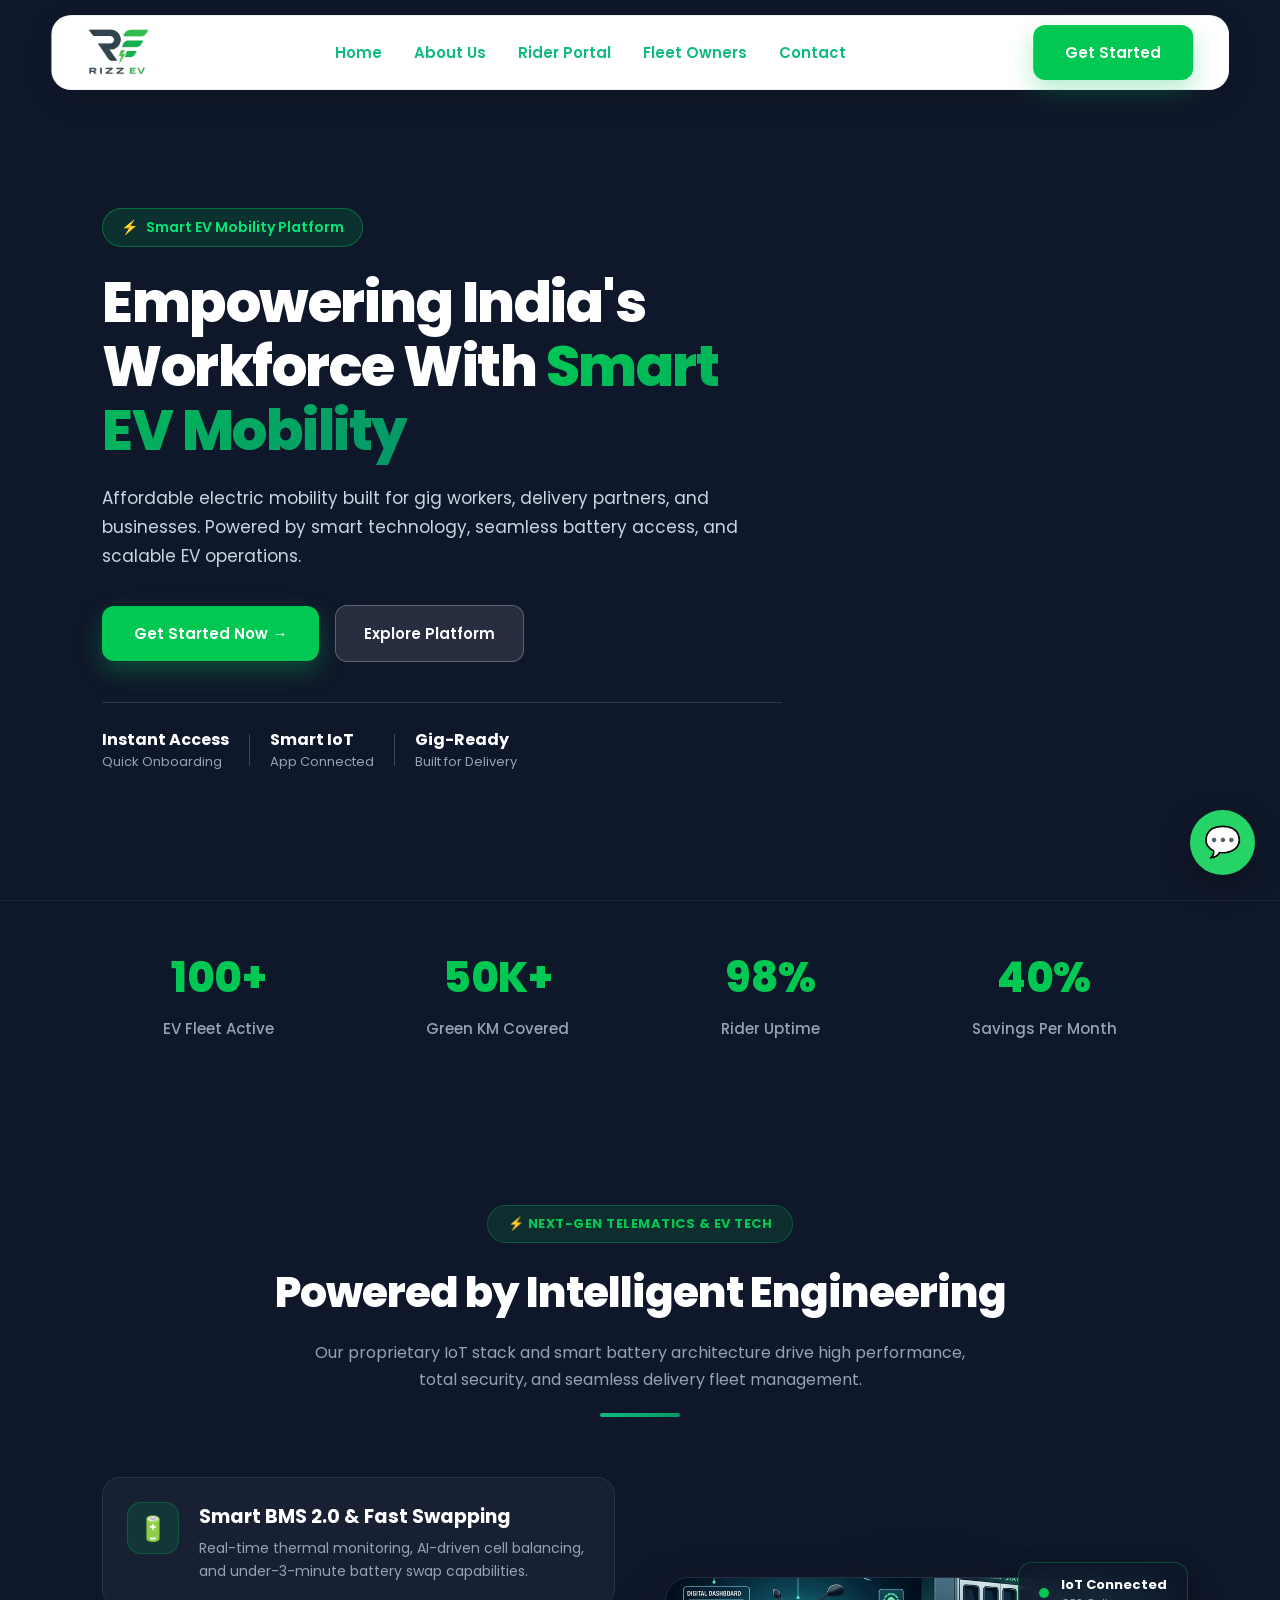
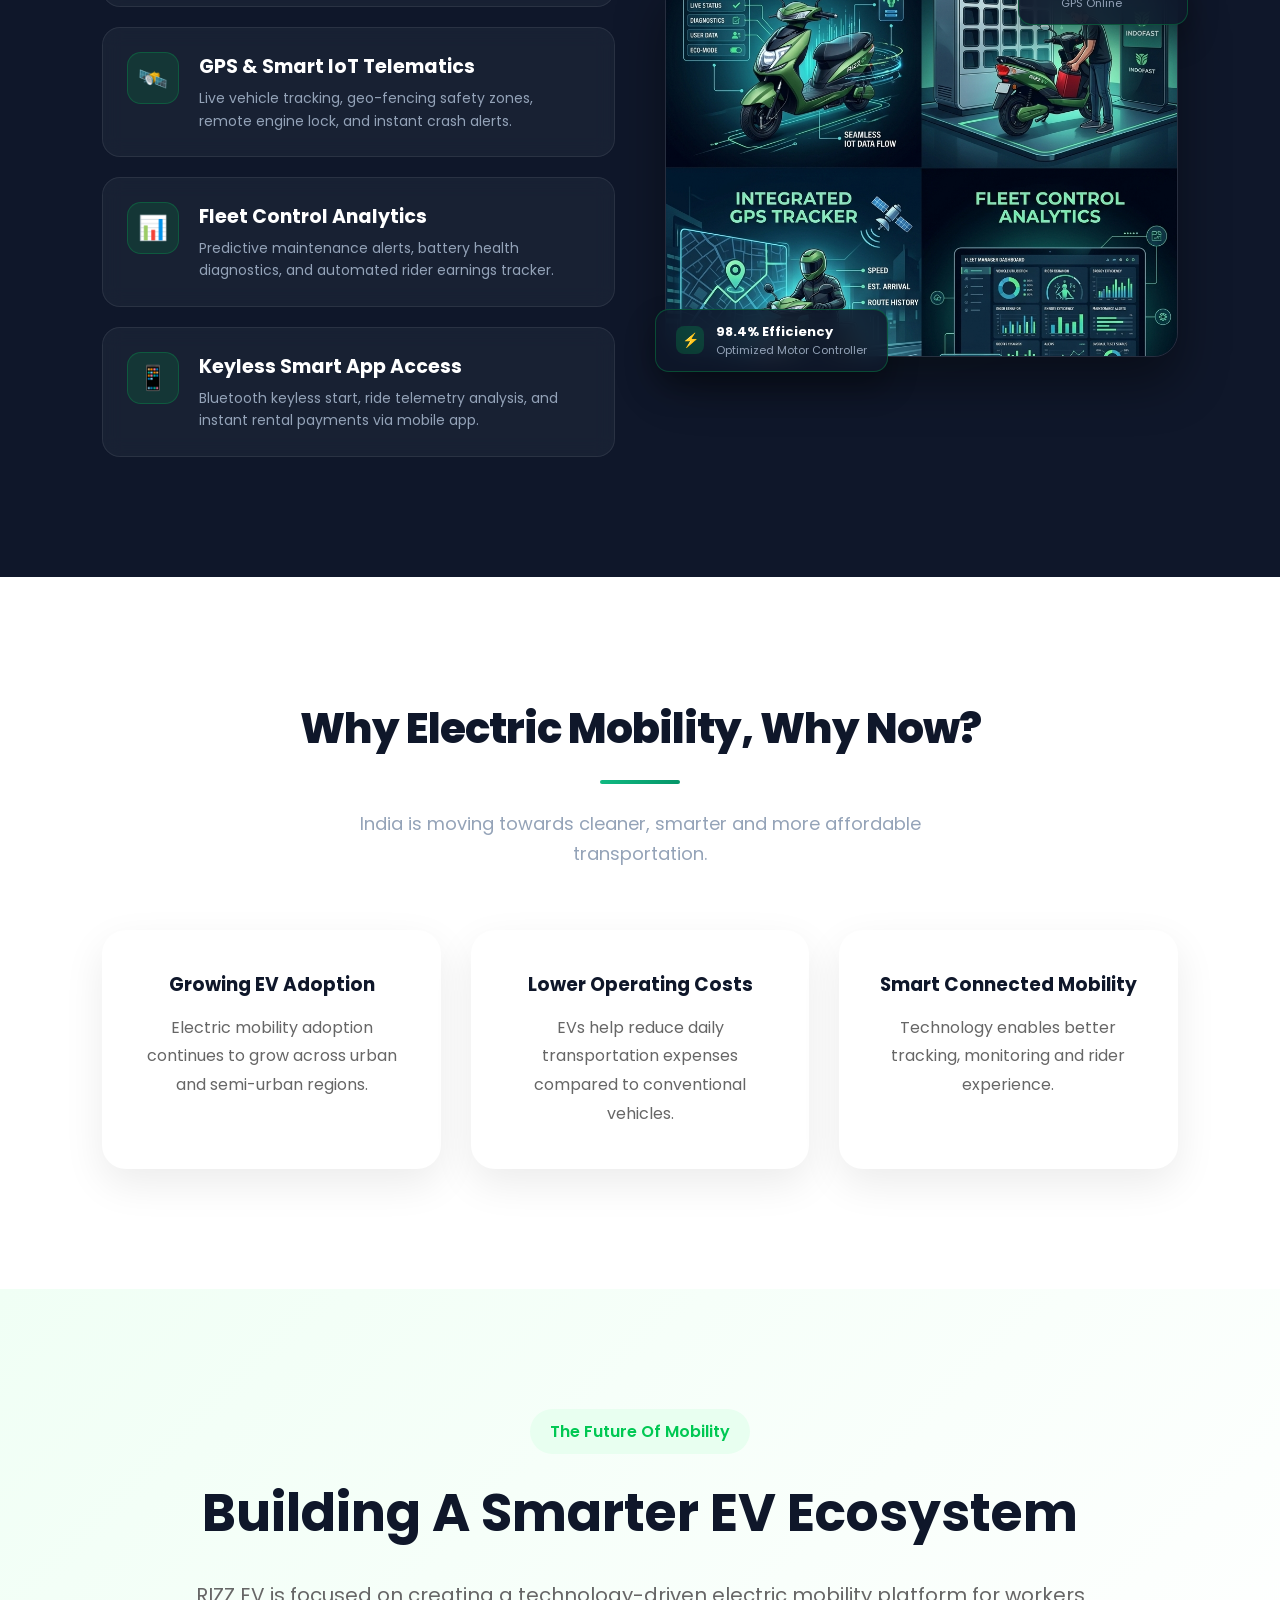
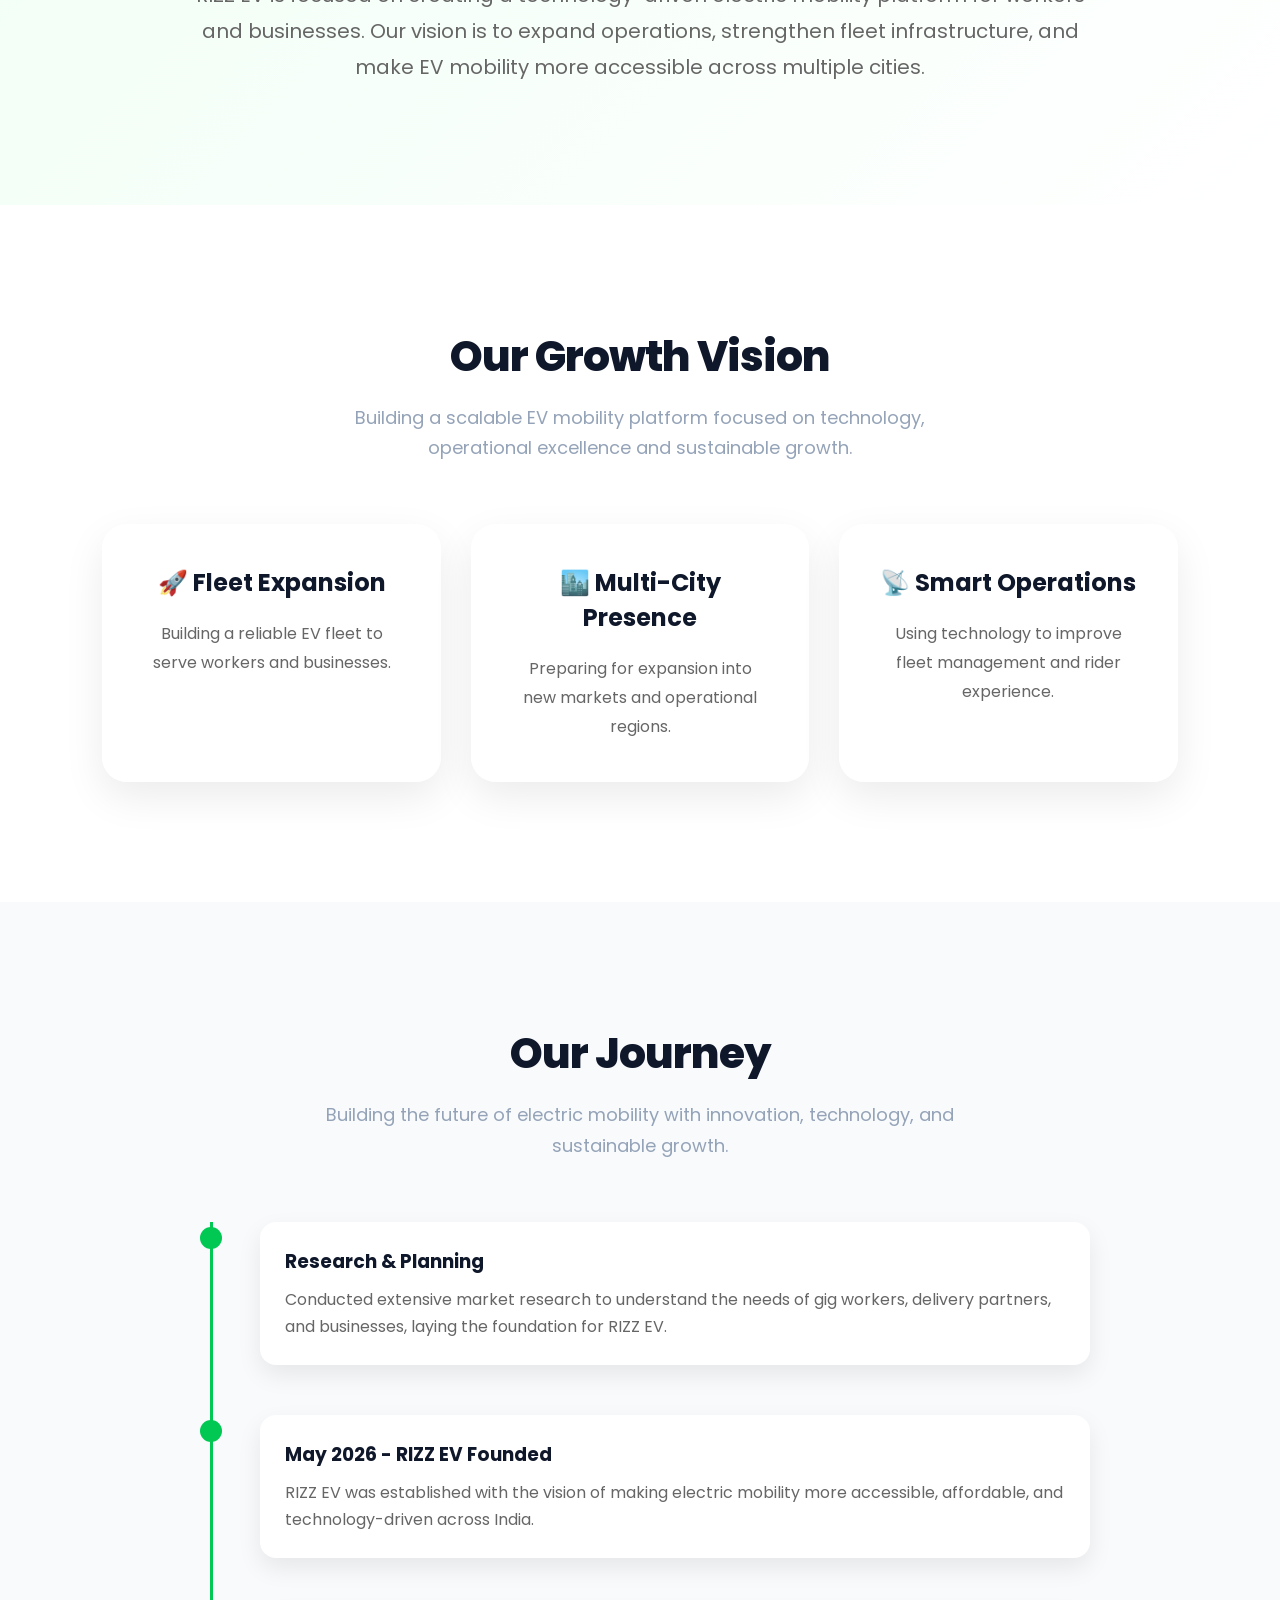
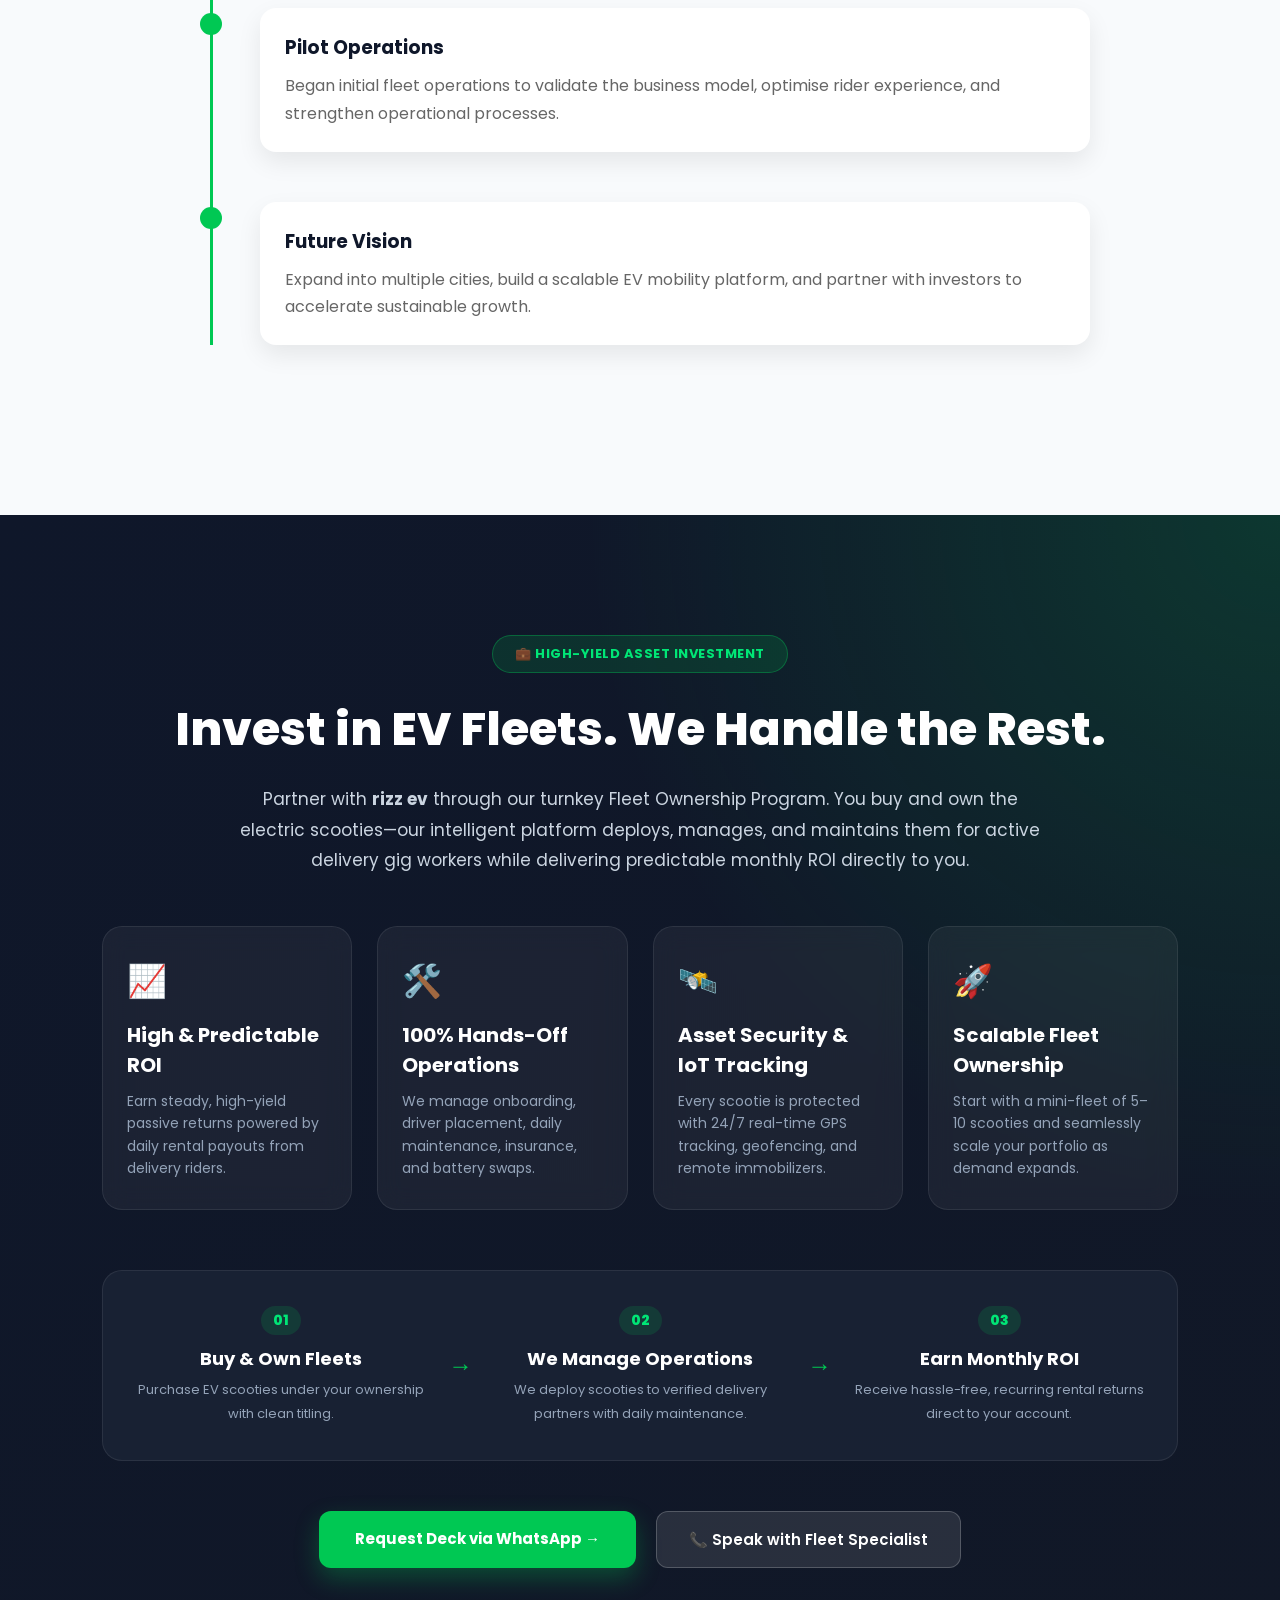
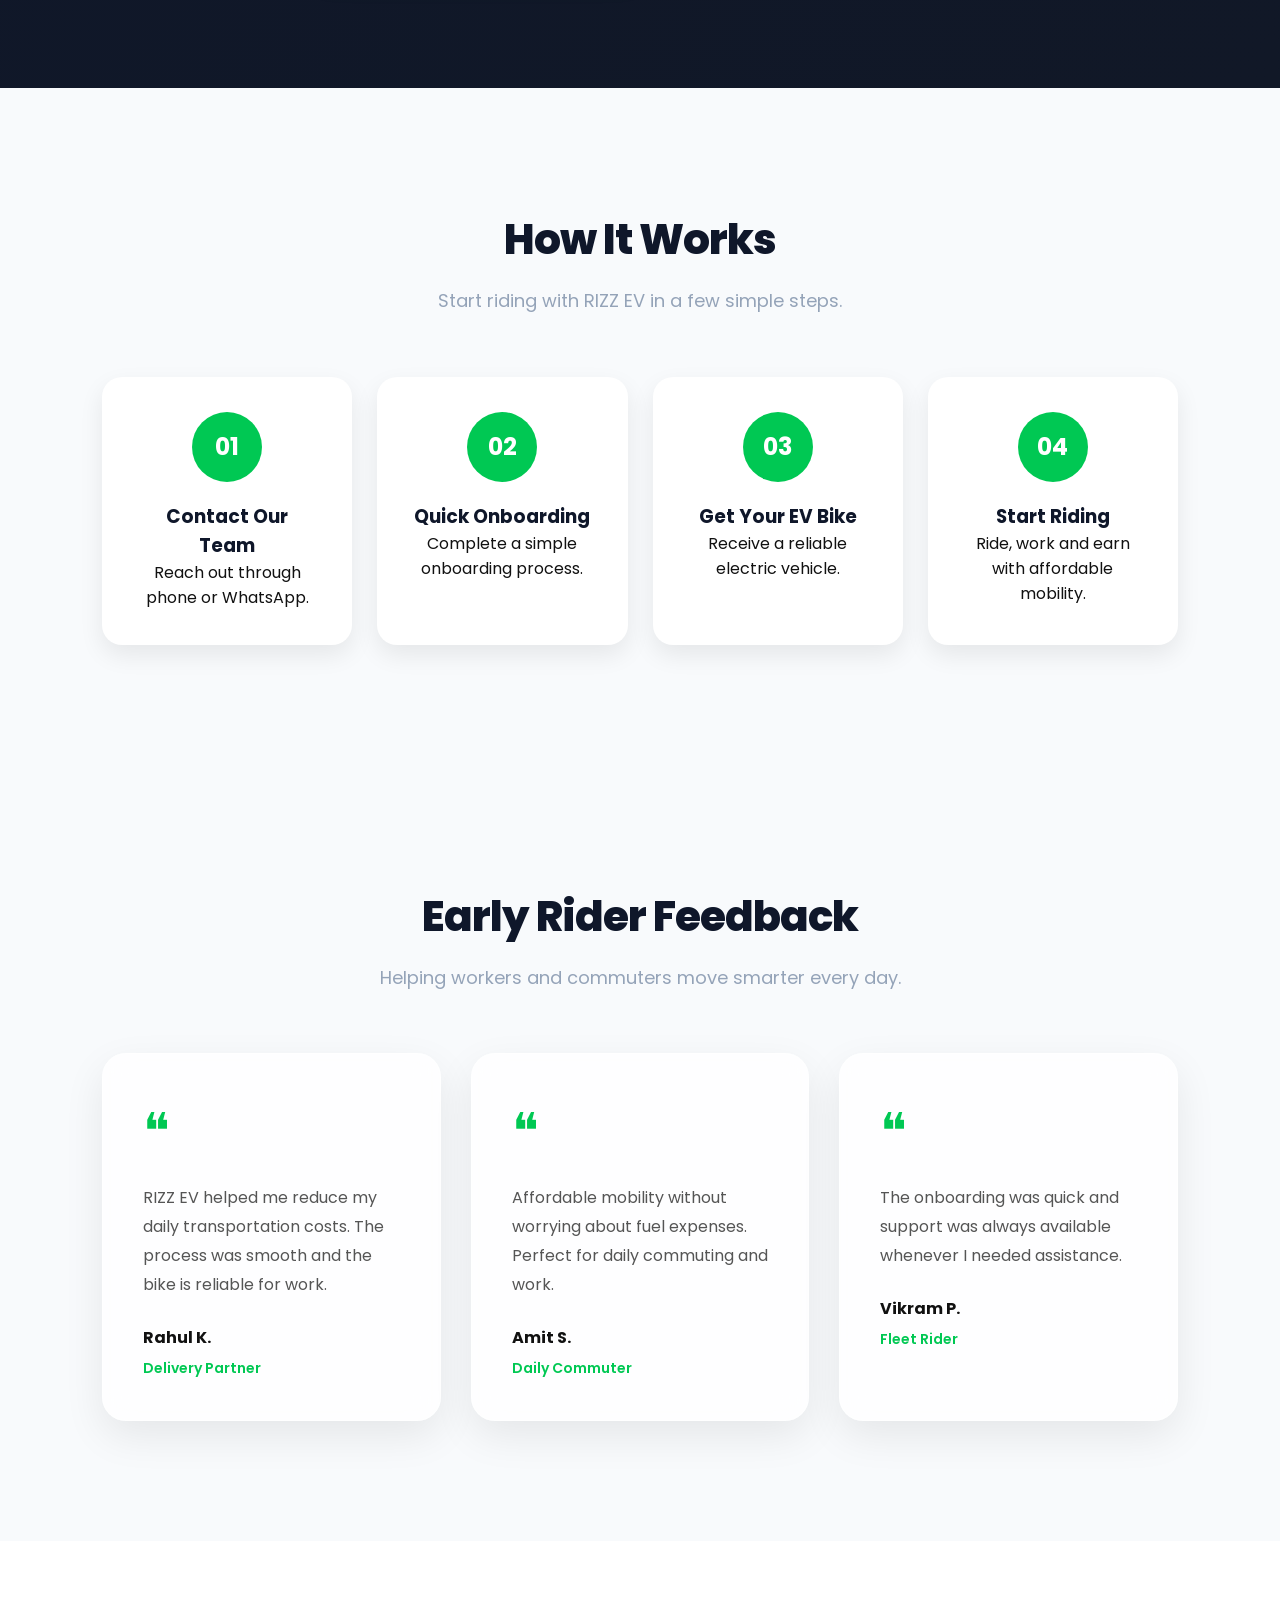
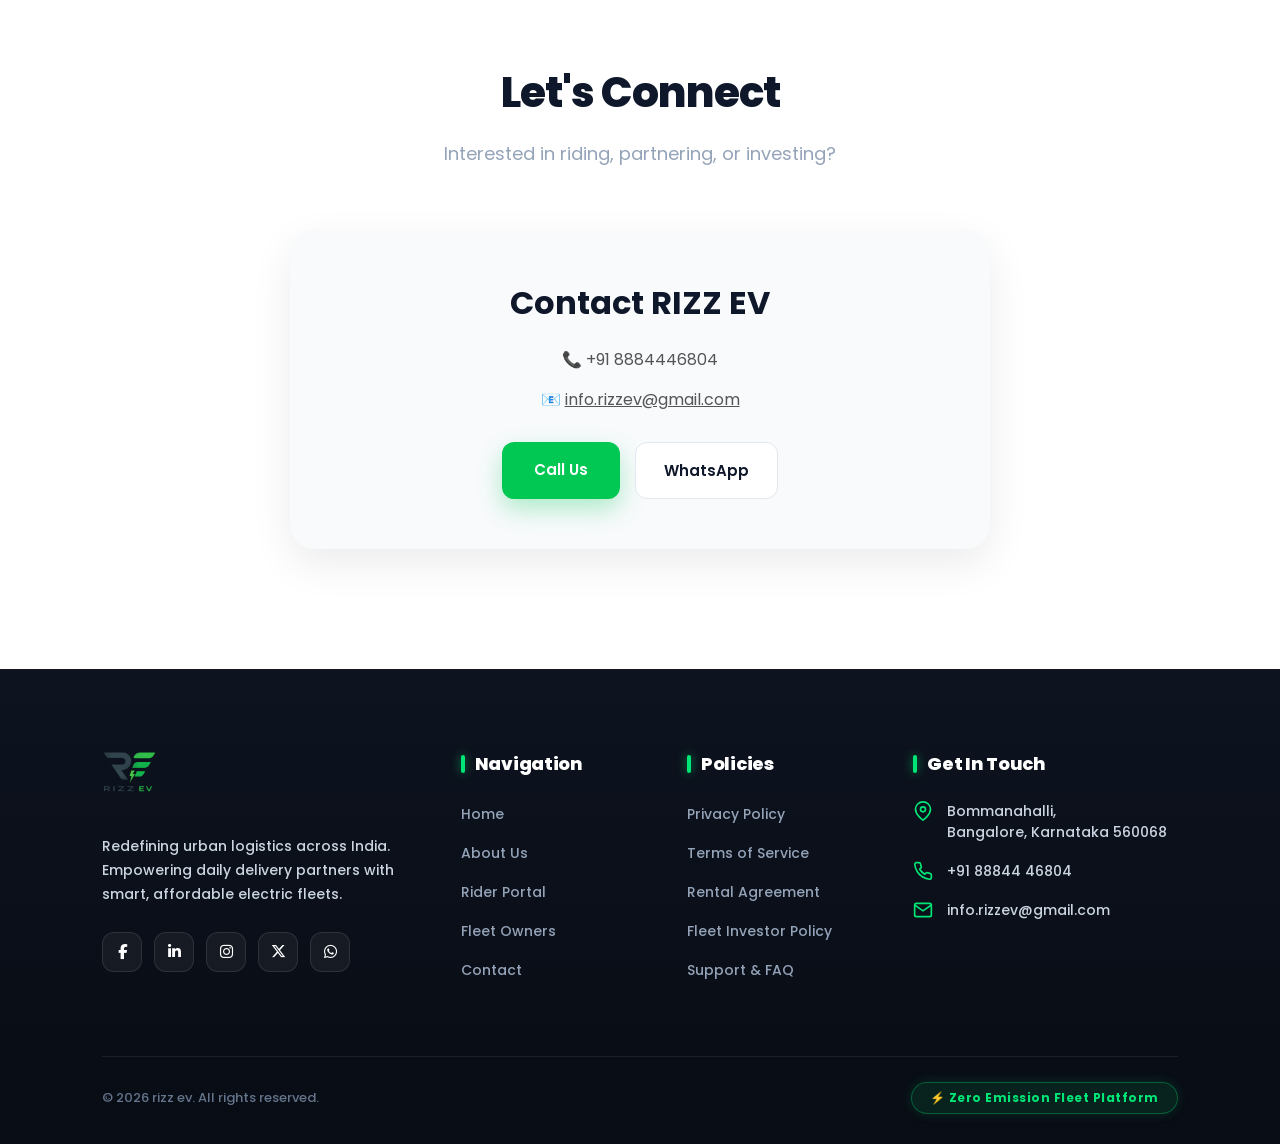
<file: index.html>
<!DOCTYPE html>
<html lang="en">

<head>
    <meta charset="UTF-8">
    <meta name="viewport" content="width=device-width, initial-scale=1.0">
    <title>RIZZ EV</title>

    <link href="https://fonts.googleapis.com/css2?family=Poppins:wght@300;400;500;600;700;800&display=swap" rel="stylesheet">
    <link rel="stylesheet" href="style.css">
    <link rel="stylesheet" href="https://cdnjs.cloudflare.com/ajax/libs/font-awesome/6.5.1/css/all.min.css">
</head>

<body>

    <div class="cursor-glow"></div>

<div id="progressBar"></div>

    <!-- Navbar -->
   <header class="navbar">
    <a href="#" class="logo">
        <img src="images/logo.png" alt="RIZZ EV Logo">
    </a>

   

   <nav>
    <ul class="nav-links" id="navMenu">
        <li><a href="index.html#home">Home</a></li>
        <li><a href="about.html">About Us</a></li>
        <li><a href="riders.html">Rider Portal</a></li>
        <li><a href="investors.html">Fleet Owners</a></li>
        <li><a href="contact.html">Contact</a></li>
    </ul>
    
    <!-- Mobile Hamburger Button -->
    <button class="hamburger-btn" id="hamburgerBtn" aria-label="Toggle navigation">
      <span></span>
      <span></span>
      <span></span>
    </button>
   </nav>

    <div class="nav-right">
       <!-- Update your button tag -->
<a href="#apply" class="btn-primary">Get Started</a>
    </div>
</header>

 <!-- HERO SECTION (Platform Highlights with Background Video) -->
<section class="hero hero-video-layout">
    <!-- Background Video Element -->
    <video autoplay loop muted playsinline class="hero-bg-video">
        <source src="videos/hero-bg.mp4" type="video/mp4">
        Your browser does not support the video tag.
    </video>

    <!-- Dark Gradient Overlay for Readability -->
    <div class="hero-video-overlay"></div>

    <div class="hero-left hero-content-video">
        <div class="tag video-tag">
            <span class="tag-icon">⚡</span> Smart EV Mobility Platform
        </div>
        
        <h1>
            Empowering India's Workforce With <span class="gradient-text">Smart EV Mobility</span>
        </h1>
        
        <p>
            Affordable electric mobility built for gig workers, delivery partners, and businesses. Powered by smart technology, seamless battery access, and scalable EV operations.
        </p>

        <div class="hero-buttons">
            <a href="#apply" class="btn-primary">Get Started Now →</a>
            <a href="#investors" class="btn-secondary btn-secondary-dark">Explore Platform</a>
        </div>

        <!-- HERO HIGHLIGHTS: Focus on core value propositions -->
        <div class="hero-stats-mini hero-stats-dark">
            <div class="mini-stat">
                <strong style="color: #ffffff;">Instant Access</strong>
                <span>Quick Onboarding</span>
            </div>
            <div class="divider"></div>
            <div class="mini-stat">
                <strong style="color: #ffffff;">Smart IoT</strong>
                <span>App Connected</span>
            </div>
            <div class="divider"></div>
            <div class="mini-stat">
                <strong style="color: #ffffff;">Gig-Ready</strong>
                <span>Built for Delivery</span>
            </div>
        </div>
    </div>
</section>

<!-- STATS BAR: Focus purely on hard numbers & scale -->
<div class="stats-bar">
    <div class="stat-item">
        <h3>100+</h3>
        <p>EV Fleet Active</p>
    </div>
    <div class="stat-item">
        <h3>50K+</h3>
        <p>Green KM Covered</p>
    </div>
    <div class="stat-item">
        <h3>98%</h3>
        <p>Rider Uptime</p>
    </div>
    <div class="stat-item">
        <h3>40%</h3>
        <p>Savings Per Month</p>
    </div>
</div></section>


<!-- =========================
   TECHNOLOGY SECTION (UPGRADED)
========================= -->
<section class="technology" id="technology">
    <div class="tech-container">
        
        <!-- Top Section Header -->
        <div class="section-title">
            <span class="tech-tag">⚡ NEXT-GEN TELEMATICS & EV TECH</span>
            <h2>Powered by Intelligent Engineering</h2>
            <p>Our proprietary IoT stack and smart battery architecture drive high performance, total security, and seamless delivery fleet management.</p>
            <div class="section-divider"></div>
        </div>

        <!-- Main Tech Grid -->
        <div class="tech-grid">
            
            <!-- Left Side: Interactive Feature Cards -->
            <div class="tech-features">
                <div class="tech-card">
                    <div class="tech-card-icon">🔋</div>
                    <div class="tech-card-content">
                        <h3>Smart BMS 2.0 & Fast Swapping</h3>
                        <p>Real-time thermal monitoring, AI-driven cell balancing, and under-3-minute battery swap capabilities.</p>
                    </div>
                </div>

                <div class="tech-card">
                    <div class="tech-card-icon">🛰️</div>
                    <div class="tech-card-content">
                        <h3>GPS & Smart IoT Telematics</h3>
                        <p>Live vehicle tracking, geo-fencing safety zones, remote engine lock, and instant crash alerts.</p>
                    </div>
                </div>

                <div class="tech-card">
                    <div class="tech-card-icon">📊</div>
                    <div class="tech-card-content">
                        <h3>Fleet Control Analytics</h3>
                        <p>Predictive maintenance alerts, battery health diagnostics, and automated rider earnings tracker.</p>
                    </div>
                </div>

                <div class="tech-card">
                    <div class="tech-card-icon">📱</div>
                    <div class="tech-card-content">
                        <h3>Keyless Smart App Access</h3>
                        <p>Bluetooth keyless start, ride telemetry analysis, and instant rental payments via mobile app.</p>
                    </div>
                </div>
            </div>

            <!-- Right Side: High-Tech Visual Showcase -->
            <div class="tech-visual-wrapper">
                <div class="tech-visual-glow"></div>
                
                <!-- Main Tech Image (Replace with your high-res image URL) -->
                <img src="images/technology.png" alt="Smart EV Technology" class="tech-main-img">

                <!-- Floating Interactive Tech Badge 1 -->
                <div class="tech-badge badge-top-right">
                    <span class="pulse-dot"></span>
                    <div>
                        <strong>IoT Connected</strong>
                        <p> GPS Online</p>
                    </div>
                </div>

                <!-- Floating Interactive Tech Badge 2 -->
                <div class="tech-badge badge-bottom-left">
                    <div class="badge-icon-sm">⚡</div>
                    <div>
                        <strong>98.4% Efficiency</strong>
                        <p>Optimized Motor Controller</p>
                    </div>
                </div>
            </div>

        </div>

    </div>
</section>

<section class="why-now">

    <div class="section-title">
        <h2>Why Electric Mobility, Why Now?</h2>
        <div class="section-divider"></div>
        <p>India is moving towards cleaner, smarter and more affordable transportation.</p>
    </div>

    <div class="why-now-grid">

        <div class="why-card">
            <h3>Growing EV Adoption</h3>
            <p>Electric mobility adoption continues to grow across urban and semi-urban regions.</p>
        </div>

        <div class="why-card">
            <h3>Lower Operating Costs</h3>
            <p>EVs help reduce daily transportation expenses compared to conventional vehicles.</p>
        </div>

        <div class="why-card">
            <h3>Smart Connected Mobility</h3>
            <p>Technology enables better tracking, monitoring and rider experience.</p>
        </div>

    </div>

</section>

<!-- FUTURE SECTIION -->

<section class="future-section">

    <div class="future-content">

        <span class="future-tag">
            The Future Of Mobility
        </span>

        <h2>
            Building A Smarter EV Ecosystem
        </h2>

        <p>
            RIZZ EV is focused on creating a technology-driven
            electric mobility platform for workers and businesses.
            Our vision is to expand operations, strengthen fleet
            infrastructure, and make EV mobility more accessible
            across multiple cities.
        </p>

    </div>

</section>

<!-- GROWTH VISION -->

<section id="growth" class="growth-section">

    <div class="section-title">

        <h2>Our Growth Vision</h2>

        <p>
            Building a scalable EV mobility platform focused on
            technology, operational excellence and sustainable growth.
        </p>

    </div>

    <div class="growth-grid">

        <div class="growth-card">
    <h3>🚀 Fleet Expansion</h3>
    <p>Building a reliable EV fleet to serve workers and businesses.</p>
</div>

<div class="growth-card">
    <h3>🏙️ Multi-City Presence</h3>
    <p>Preparing for expansion into new markets and operational regions.</p>
</div>

<div class="growth-card">
    <h3>📡 Smart Operations</h3>
    <p>Using technology to improve fleet management and rider experience.</p>
</div>


    </div>

</section>

<!-- OUR JOURNEY -->

<section class="journey-section">

    <div class="section-title">

        <h2>Our Journey</h2>

        <p>
            Building the future of electric mobility with innovation, technology, and sustainable growth.
        </p>

    </div>

    <div class="timeline">

        <div class="timeline-item">

            <div class="timeline-dot"></div>

            <div class="timeline-content">

                <h3>Research & Planning</h3>

                <p>
                    Conducted extensive market research to understand the needs of gig workers, delivery partners, and businesses, laying the foundation for RIZZ EV.
                </p>

            </div>

        </div>

        <div class="timeline-item">

            <div class="timeline-dot"></div>

            <div class="timeline-content">

                <h3>May 2026 - RIZZ EV Founded</h3>

                <p>
                    RIZZ EV was established with the vision of making electric mobility more accessible, affordable, and technology-driven across India.
                </p>

            </div>

        </div>

        <div class="timeline-item">

            <div class="timeline-dot"></div>

            <div class="timeline-content">

                <h3>Pilot Operations</h3>

                <p>
                    Began initial fleet operations to validate the business model, optimise rider experience, and strengthen operational processes.
                </p>

            </div>

        </div>

        <div class="timeline-item">

            <div class="timeline-dot"></div>

            <div class="timeline-content">

                <h3>Future Vision</h3>

                <p>
                    Expand into multiple cities, build a scalable EV mobility platform, and partner with investors to accelerate sustainable growth.
                </p>

            </div>

        </div>

    </div>

</section>

<!-- =========================
   INVESTOR OPPORTUNITY SECTION
========================= -->
<section class="investor-section" id="investors">
    <div class="investor-content">
        
        <span class="investor-tag">💼 HIGH-YIELD ASSET INVESTMENT</span>
        <h2>Invest in EV Fleets. We Handle the Rest.</h2>
        <p>
            Partner with <strong>rizz ev</strong> through our turnkey Fleet Ownership Program. You buy and own the electric scooties—our intelligent platform deploys, manages, and maintains them for active delivery gig workers while delivering predictable monthly ROI directly to you.
        </p>

        <!-- Core Investment Highlights -->
        <div class="investor-highlights">
            <div class="highlight-card">
                <div class="highlight-icon">📈</div>
                <h3>High & Predictable ROI</h3>
                <p>Earn steady, high-yield passive returns powered by daily rental payouts from delivery riders.</p>
            </div>

            <div class="highlight-card">
                <div class="highlight-icon">🛠️</div>
                <h3>100% Hands-Off Operations</h3>
                <p>We manage onboarding, driver placement, daily maintenance, insurance, and battery swaps.</p>
            </div>

            <div class="highlight-card">
                <div class="highlight-icon">🛰️</div>
                <h3>Asset Security & IoT Tracking</h3>
                <p>Every scootie is protected with 24/7 real-time GPS tracking, geofencing, and remote immobilizers.</p>
            </div>

            <div class="highlight-card">
                <div class="highlight-icon">🚀</div>
                <h3>Scalable Fleet Ownership</h3>
                <p>Start with a mini-fleet of 5–10 scooties and seamlessly scale your portfolio as demand expands.</p>
            </div>
        </div>

        <!-- 3-Step Investment Model -->
        <div class="fleet-investment-steps">
            <div class="inv-step">
                <span class="inv-num">01</span>
                <h4>Buy & Own Fleets</h4>
                <p>Purchase EV scooties under your ownership with clean titling.</p>
            </div>
            <div class="inv-step-arrow">→</div>
            <div class="inv-step">
                <span class="inv-num">02</span>
                <h4>We Manage Operations</h4>
                <p>We deploy scooties to verified delivery partners with daily maintenance.</p>
            </div>
            <div class="inv-step-arrow">→</div>
            <div class="inv-step">
                <span class="inv-num">03</span>
                <h4>Earn Monthly ROI</h4>
                <p>Receive hassle-free, recurring rental returns direct to your account.</p>
            </div>
        </div>

        <!-- Action Call Buttons -->
        <div class="investor-buttons">
            <a href="https://wa.me/918884446804?text=Hi!%20I%20am%20interested%20in%20investing%20in%20rizz%20ev%20fleets." target="_blank" class="invest-btn">Request Deck via WhatsApp →</a>
            <a href="tel:+918884446804" class="call-invest-btn">📞 Speak with Fleet Specialist</a>
        </div>

    </div>
</section>


<!-- HOW IT WORKS -->

<section class="how-it-works">

    <div class="section-title">
        <h2>How It Works</h2>
        <p>
            Start riding with RIZZ EV in a few simple steps.
        </p>
    </div>

    <div class="steps-container">

        <div class="step-card">
            <div class="step-number">01</div>
            <h3>Contact Our Team</h3>
            <p>Reach out through phone or WhatsApp.</p>
        </div>

        <div class="step-card">
            <div class="step-number">02</div>
            <h3>Quick Onboarding</h3>
            <p>Complete a simple onboarding process.</p>
        </div>

        <div class="step-card">
            <div class="step-number">03</div>
            <h3>Get Your EV Bike</h3>
            <p>Receive a reliable electric vehicle.</p>
        </div>

        <div class="step-card">
            <div class="step-number">04</div>
            <h3>Start Riding</h3>
            <p>Ride, work and earn with affordable mobility.</p>
        </div>

    </div>

</section>

<!-- TESTIMONIALS -->

<section class="testimonials">

    <div class="section-title">
       <h2>Early Rider Feedback</h2>
        <p>
            Helping workers and commuters move smarter every day.
        </p>
    </div>

    <div class="testimonial-grid">

        <div class="testimonial-card">

            <div class="quote-icon">❝</div>

            <p>
                RIZZ EV helped me reduce my daily transportation costs.
                The process was smooth and the bike is reliable for work.
            </p>

            <div class="rider-info">
                <h4>Rahul K.</h4>
                <span>Delivery Partner</span>
            </div>

        </div>

        <div class="testimonial-card">

            <div class="quote-icon">❝</div>

            <p>
                Affordable mobility without worrying about fuel expenses.
                Perfect for daily commuting and work.
            </p>

            <div class="rider-info">
                <h4>Amit S.</h4>
                <span>Daily Commuter</span>
            </div>

        </div>

        <div class="testimonial-card">

            <div class="quote-icon">❝</div>

            <p>
                The onboarding was quick and support was always available
                whenever I needed assistance.
            </p>

            <div class="rider-info">
                <h4>Vikram P.</h4>
                <span>Fleet Rider</span>
            </div>

        </div>

    </div>

</section>

<!-- CONTACT SECTION -->
<section id="apply" class="contact-section">
    <!-- Your onboarding or contact form content -->


    <div class="section-title">

        <h2>Let's Connect</h2>

        <p>
            Interested in riding, partnering, or investing?
        </p>

    </div>

    <div class="contact-box">

        <h3>Contact RIZZ EV</h3>

        <p>📞 +91 8884446804</p>

      <p>📧 <a href="https://mail.google.com/mail/?view=cm&fs=1&to=info.rizzev@gmail.com&su=Inquiry%20regarding%20RIZZ%20EV" target="_blank" rel="noopener noreferrer" style="color: inherit; text-decoration: underline;">info.rizzev@gmail.com</a></p>

        <div class="contact-buttons">

            <a href="tel:+918884446804" class="btn-primary">
                Call Us
            </a>

            <a href="https://wa.me/918884446804"
                class="btn-secondary">
                WhatsApp
            </a>

        </div>

    </div>

</section>

<script src="script.js"></script>


<!-- =========================
   RIZZ EV FOOTER SECTION
========================= -->
<footer class="rizz-footer">
    <div class="rizz-footer-wrapper">
        
        <!-- Column 1: Identity & Motto -->
        <div class="rizz-f-col brand-col">
            <a href="index.html#home" class="rizz-brand">
                <img src="images/logo.png" alt="rizz ev Logo" class="footer-logo-img">
            </a>
            <p class="rizz-manifesto">
                Redefining urban logistics across India. Empowering daily delivery partners with smart, affordable electric fleets.
            </p>
            <div class="rizz-social-row">
                <!-- Facebook -->
                <a href="https://www.facebook.com/yourpage" target="_blank" rel="noopener noreferrer" class="social-btn" aria-label="Facebook">
                    <i class="fab fa-facebook-f"></i>
                </a>
                <!-- LinkedIn -->
                <a href="https://www.linkedin.com/company/yourpage" target="_blank" rel="noopener noreferrer" class="social-btn" aria-label="LinkedIn">
                    <i class="fab fa-linkedin-in"></i>
                </a>
                <!-- Instagram -->
                <a href="https://www.instagram.com/rapx_ev?igsh=MTZkbng5OHBzMXZkeA==" target="_blank" rel="noopener noreferrer" class="social-btn" aria-label="Instagram">
                    <i class="fab fa-instagram"></i>
                </a>
                <!-- X / Twitter -->
                <a href="https://x.com/yourhandle" target="_blank" rel="noopener noreferrer" class="social-btn" aria-label="X">
                    <i class="fab fa-x-twitter"></i>
                </a>
                <!-- WhatsApp -->
                <a href="https://wa.me/918884446804" target="_blank" rel="noopener noreferrer" class="social-btn" aria-label="WhatsApp">
                    <i class="fab fa-whatsapp"></i>
                </a>
            </div>
        </div>        

     <div class="rizz-f-col">
            <h4 class="col-title">Navigation</h4>
            <ul class="rizz-nav-list">
                <li><a href="index.html#home">Home</a></li>
                <li><a href="about.html">About Us</a></li>
                <li><a href="riders.html">Rider Portal</a></li>
                <li><a href="investors.html">Fleet Owners</a></li>
                <li><a href="contact.html">Contact</a></li>
            </ul>
        </div>

        <!-- Column 3: Governance & Policies -->
       <div class="rizz-f-col">
            <h4 class="col-title">Policies</h4>
            <ul class="rizz-nav-list">
                <li><a href="privacy-policy.html">Privacy Policy</a></li>
                <li><a href="terms.html">Terms of Service</a></li>
                <li><a href="rental-agreement.html">Rental Agreement</a></li>
                <li><a href="fleet-investor-policy.html">Fleet Investor Policy</a></li>
                 <li><a href="support-faq.html">Support & FAQ</a></li>
            </ul>
        </div>

        <!-- Column 4: Location & Direct Contact -->
        <div class="rizz-f-col contact-col">
            <h4 class="col-title">Get In Touch</h4>
            <div class="contact-card">
                <div class="contact-item">
                    <svg width="20" height="20" viewBox="0 0 24 24" fill="none" stroke="#00e676" stroke-width="2"><path d="M21 10c0 7-9 13-9 13s-9-6-9-13a9 9 0 0 1 18 0z"></path><circle cx="12" cy="10" r="3"></circle></svg>
                    <span>Bommanahalli,<br>Bangalore, Karnataka 560068</span>
                </div>
                <div class="contact-item">
                    <svg width="20" height="20" viewBox="0 0 24 24" fill="none" stroke="#00e676" stroke-width="2"><path d="M22 16.92v3a2 2 0 0 1-2.18 2 19.79 19.79 0 0 1-8.63-3.07 19.5 19.5 0 0 1-6-6 19.79 19.79 0 0 1-3.07-8.67A2 2 0 0 1 4.11 2h3a2 2 0 0 1 2 1.72 12.84 12.84 0 0 0 .7 2.81 2 2 0 0 1-.45 2.11L8.09 9.91a16 16 0 0 0 6 6l1.27-1.27a2 2 0 0 1 2.11-.45 12.84 12.84 0 0 0 2.81.7A2 2 0 0 1 22 16.92z"></path></svg>
                    <span>+91 88844 46804</span>
                </div>
                <div class="contact-item">
                    <svg width="20" height="20" viewBox="0 0 24 24" fill="none" stroke="#00e676" stroke-width="2"><path d="M4 4h16c1.1 0 2 .9 2 2v12c0 1.1-.9 2-2 2H4c-1.1 0-2-.9-2-2V6c0-1.1.9-2 2-2z"></path><polyline points="22,6 12,13 2,6"></polyline></svg>
                  <a href="https://mail.google.com/mail/?view=cm&fs=1&to=info.rizzev@gmail.com&su=Inquiry%20regarding%20RIZZ%20EV" target="_blank" rel="noopener noreferrer">
    info.rizzev@gmail.com
</a>
</div>
            </div>
        </div>

    </div>

    <!-- Bottom Bar -->
    <div class="rizz-footer-bottom">
       <p>© 2026 rizz ev. All rights reserved.</p>
        <span class="pill-badge">⚡ Zero Emission Fleet Platform</span>
    </div>
</footer>

<a href="https://wa.me/918884446804"
   class="floating-whatsapp">
   💬
</a>

<script src="script.js"></script>



</script>

<script>
    // 1. Force browser to handle manual scroll restoration so it doesn't auto-remember on refresh
    if ('scrollRestoration' in history) {
        history.scrollRestoration = 'manual';
    }

    // 2. Save scroll position on scroll
    window.addEventListener('scroll', function() {
        if (history.replaceState) {
            history.replaceState({ scroll: window.scrollY }, document.title);
        }
    }, { passive: true });

    // 3. Clear state on a fresh page load/refresh so it forces the top
    window.addEventListener('DOMContentLoaded', function() {
        // If the user just hit refresh, clear the history state scroll memory
        if (performance.navigation.type === 1 || window.performance?.getEntriesByType("navigation")[0]?.type === "reload") {
            window.scrollTo(0, 0);
            if (history.replaceState) {
                history.replaceState({ scroll: 0 }, document.title);
            }
        }
    });

    // 4. Restore exact position ONLY when using the Back button
    window.addEventListener('pageshow', function(event) {
        const isReload = performance.navigation.type === 1;
        if (!isReload && history.state && history.state.scroll !== undefined) {
            window.scrollTo(0, history.state.scroll);
        }
    });
</script>

<!-- Your existing page content and closing elements -->

    <!-- Embedded Hamburger Menu Script -->
    <script>
      document.addEventListener("DOMContentLoaded", function () {
        const hamburgerBtn = document.getElementById("hamburgerBtn");
        const navMenu = document.querySelector(".nav-links") || document.querySelector(".nav-menu") || document.querySelector("nav ul");

        if (hamburgerBtn && navMenu) {
          hamburgerBtn.addEventListener("click", function () {
            navMenu.classList.toggle("active");
          });
        }
      });
    </script>

</body>
</html>
</file>
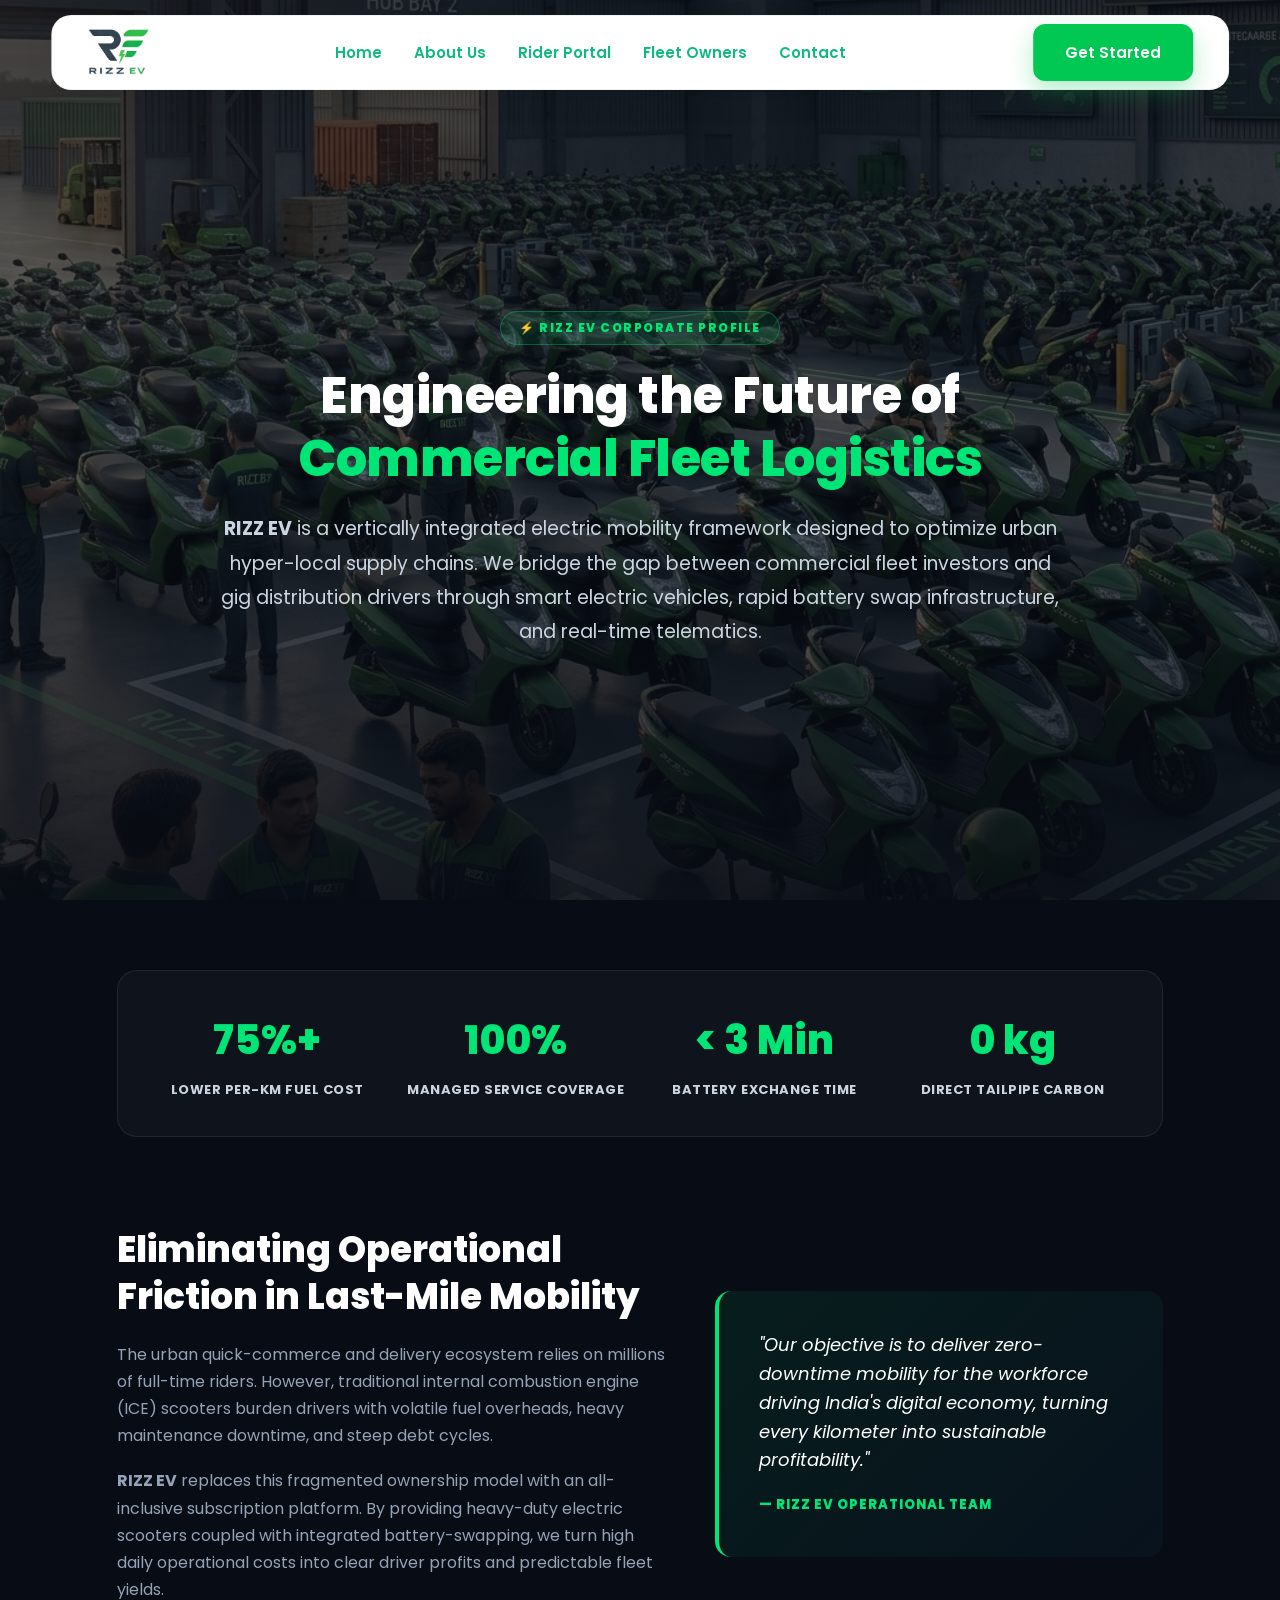
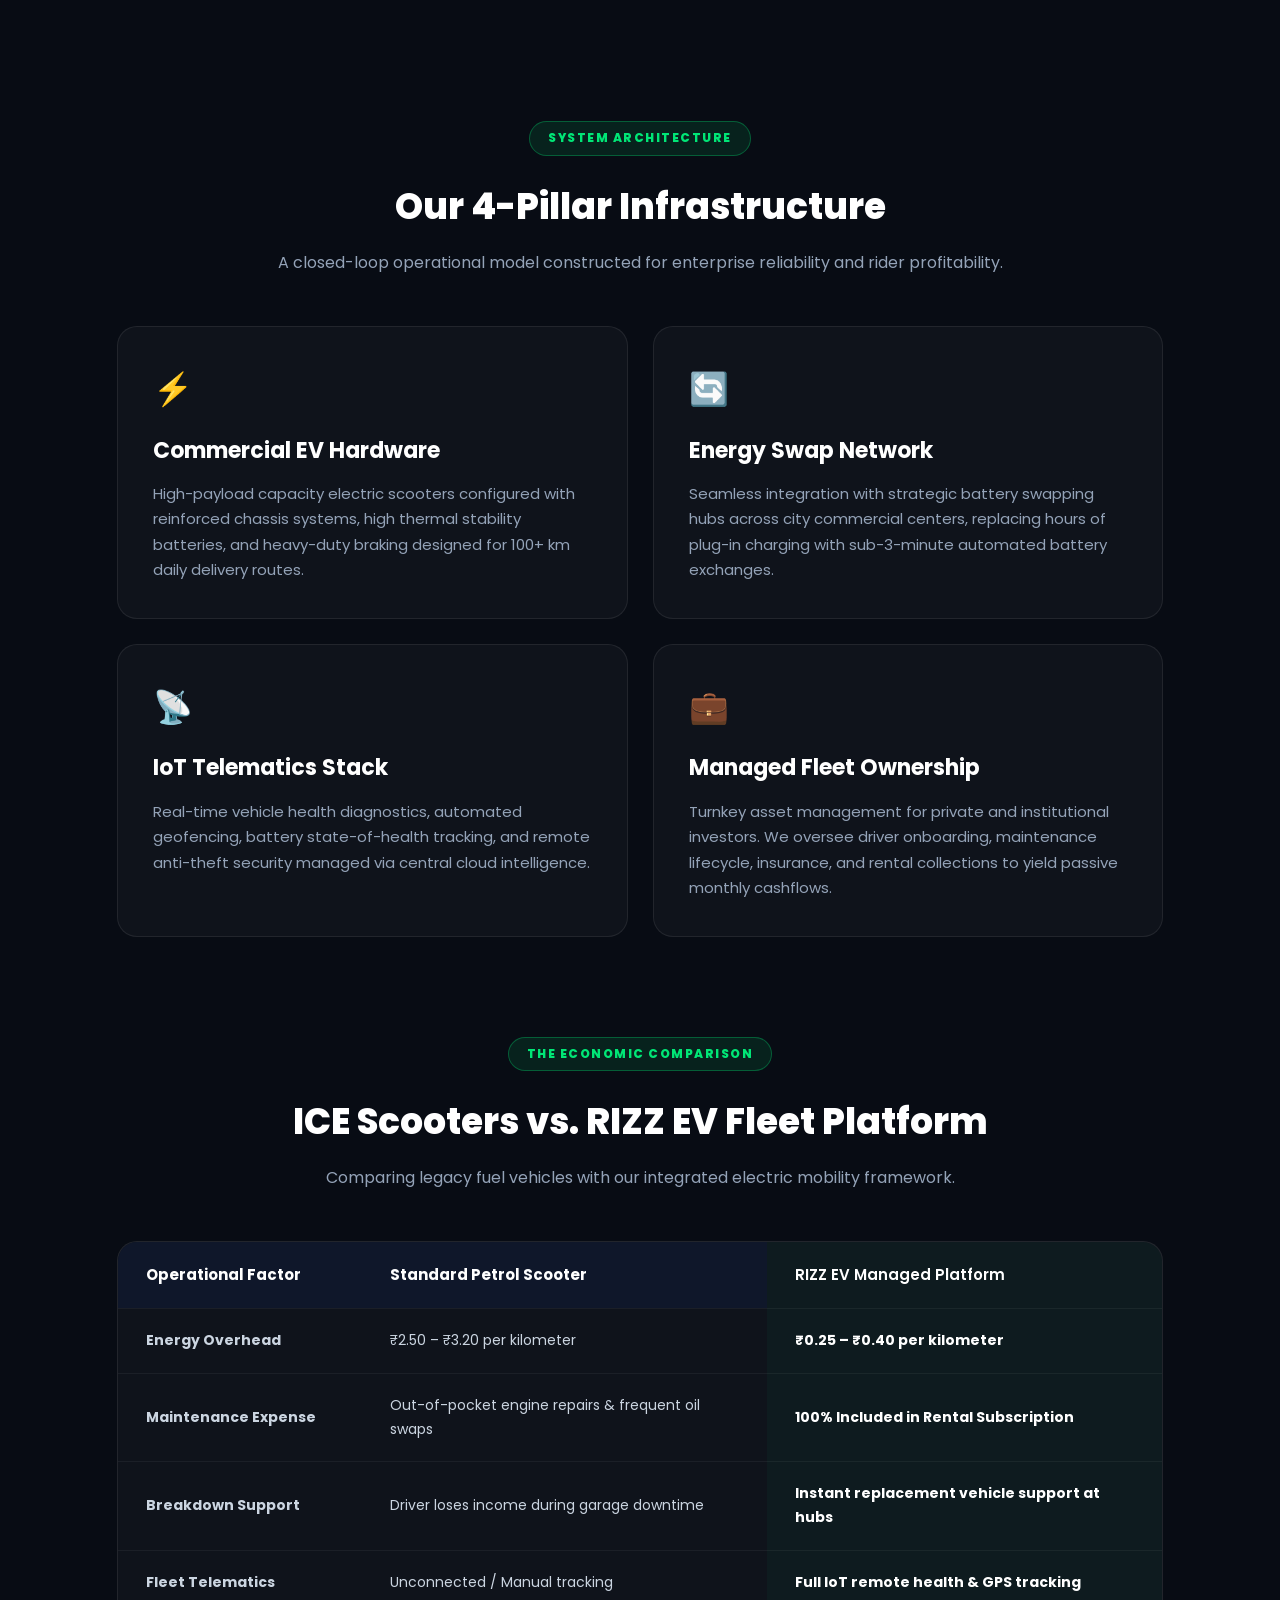
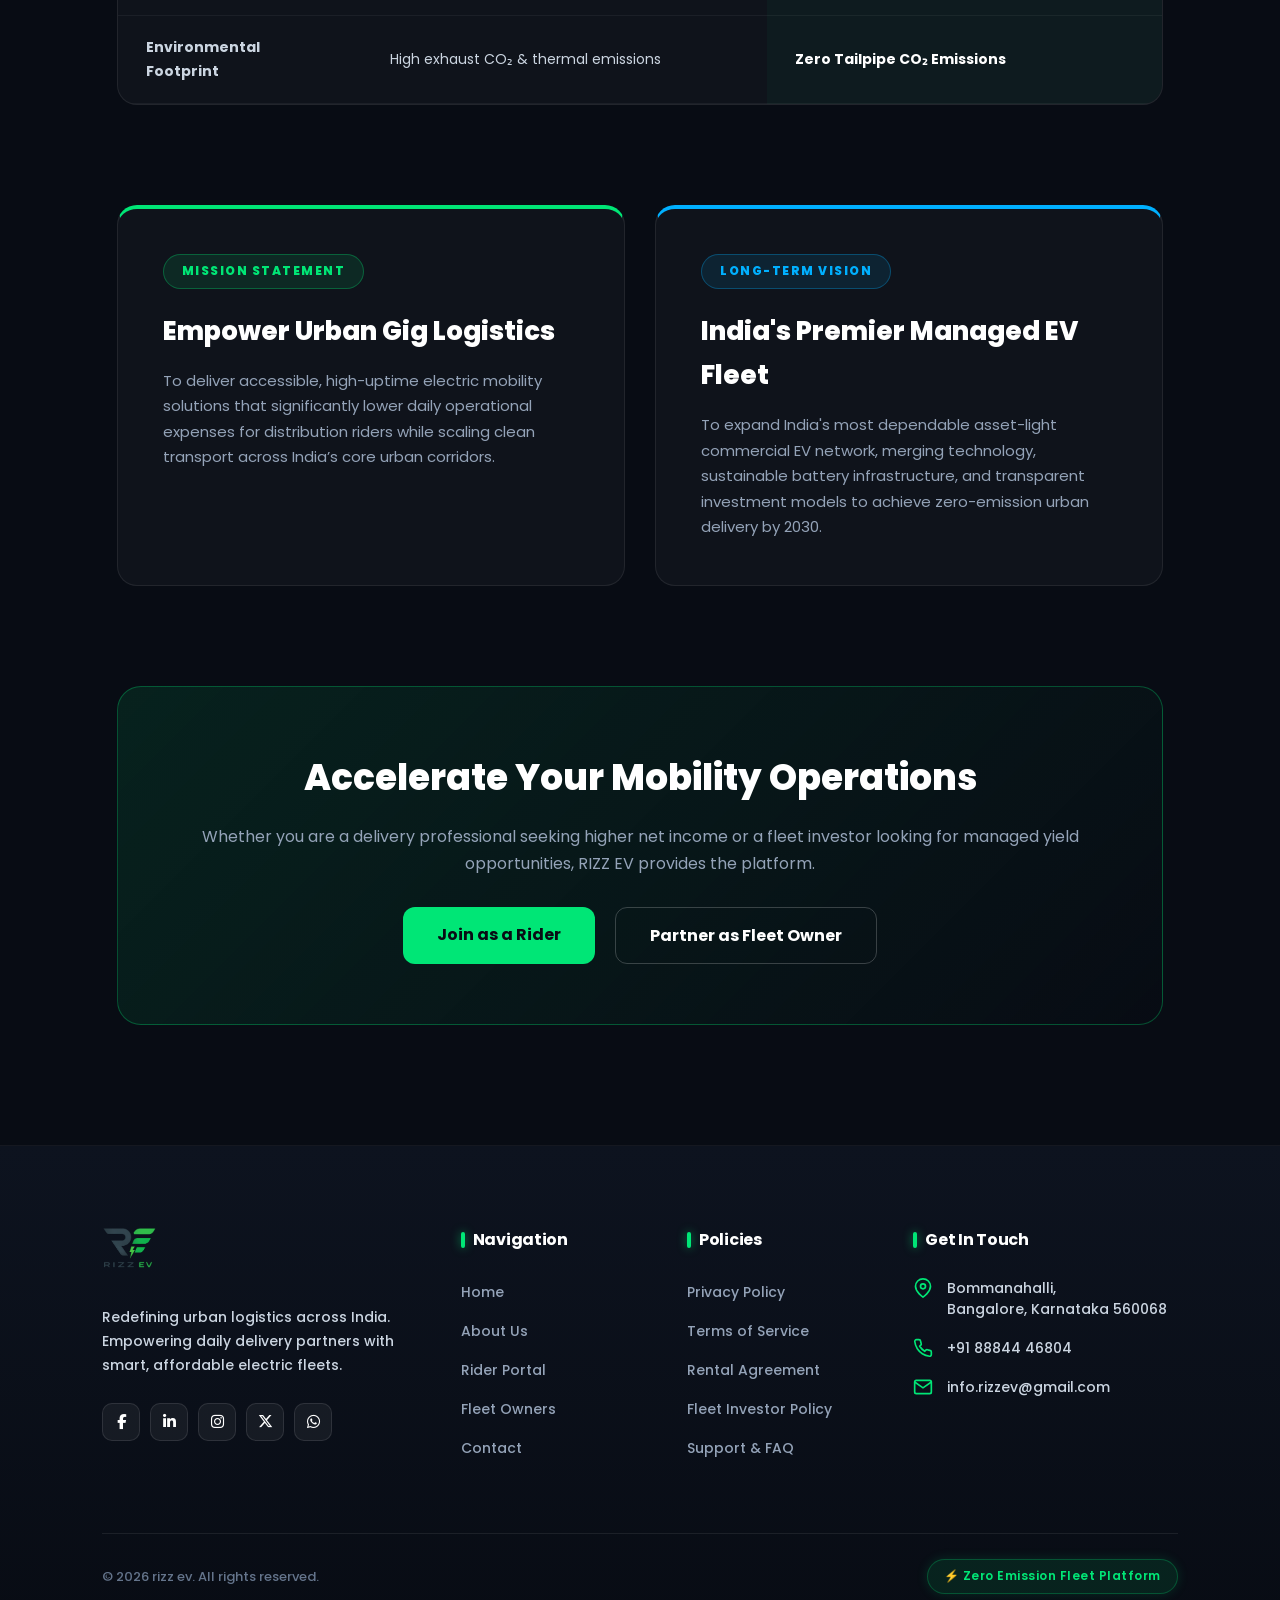
<file: about.html>
<!DOCTYPE html>
<html lang="en">
<head>
    <meta charset="UTF-8">
    <meta name="viewport" content="width=device-width, initial-scale=1.0">
    <title>About Us | RIZZ EV - Next-Gen Commercial EV Ecosystem</title>
    <!-- FontAwesome Icons for Footer Socials -->
    <link rel="stylesheet" href="https://cdnjs.cloudflare.com/ajax/libs/font-awesome/6.5.1/css/all.min.css">
    <!-- Google Fonts import to match index.html typography -->
<link rel="preconnect" href="https://fonts.googleapis.com">
<link rel="preconnect" href="https://fonts.gstatic.com" crossorigin>
<link rel="stylesheet" href="style.css">
 <link href="https://fonts.googleapis.com/css2?family=Poppins:wght@300;400;500;600;700;800&display=swap" rel="stylesheet">
    <style>
        /* =========================================
           RESET & CORE PAGE STYLES
        ========================================= */
        * {
            box-sizing: border-box;
            margin: 0;
            padding: 0;
           
        }

        body {

            background-color: #080c14;

            color: #cbd5e1;

            font-family: system-ui, -apple-system, sans-serif;

            line-height: 1.7;

            overflow-x: hidden;

        }

       
        /* =========================================
           FULL-WIDTH HERO BACKGROUND PHOTO SECTION
        ========================================= */
        .hero-photo-layout {
            position: relative;
            width: 100%;
            min-height: 100vh;
            display: flex;
            align-items: center;
            justify-content: center;
            padding: 140px 8% 80px;
            overflow: hidden;
            background-image: url('images/hub.png'); /* REPLACE WITH YOUR PHOTO PATH */
            background-size: cover;
            background-position: center;
            background-repeat: no-repeat;
            margin-bottom: 70px;
        }

        .hero-photo-overlay {
            position: absolute;
            top: 0;
            left: 0;
            width: 100%;
            height: 100%;
            background: linear-gradient(
                180deg, 
                rgba(8, 12, 20, 0.75) 0%, 
                rgba(8, 12, 20, 0.60) 50%, 
                rgba(8, 12, 20, 0.90) 100%
            );
            z-index: 1;
        }

        .hero-content-photo {
            position: relative;
            z-index: 2;
            text-align: center;
            max-width: 900px;
            margin: 0 auto;
        }

        .pill-badge-head {
            display: inline-block;
            background: rgba(0, 230, 118, 0.1);
            color: #00e676;
            border: 1px solid rgba(0, 230, 118, 0.3);
            padding: 6px 18px;
            border-radius: 30px;
            font-size: 12px;
            font-weight: 800;
            letter-spacing: 1.5px;
            text-transform: uppercase;
            margin-bottom: 20px;
        }

        .hero-content-photo h1 {
            color: #ffffff !important;
            font-size: 50px;
            font-weight: 800;
            line-height: 1.25;
            margin-bottom: 22px;
            letter-spacing: -0.5px;
        }

        .hero-content-photo h1 span {
            color: #00e676;
        }

        .hero-content-photo p {
            font-size: 19px;
            color: #cbd5e1 !important;
            line-height: 1.8;
            max-width: 850px;
            margin: 0 auto;
        }

        /* =========================================
           CONTAINER & SECTION STYLES
        ========================================= */
        .container {
            max-width: 1200px;
            margin: 0 auto;
            padding: 0 6% 80px;
        }

        .bg-card {
            background: rgba(255, 255, 255, 0.03);
            border: 1px solid rgba(255, 255, 255, 0.08);
            border-radius: 20px;
        }

        /* METRICS BAR */
        .metrics-grid {
            display: grid;
            grid-template-columns: repeat(4, 1fr);
            gap: 20px;
            padding: 35px;
            text-align: center;
            margin-bottom: 90px;
        }

        .metric-item h3 {
            font-size: 40px;
            color: #00e676;
            margin-bottom: 5px;
            font-weight: 800;
        }

        .metric-item p {
            font-size: 13px;
            color: #cbd5e1;
            font-weight: 700;
            text-transform: uppercase;
            letter-spacing: 0.5px;
        }

        /* NARRATIVE SECTION */
        .story-wrapper {
            display: grid;
            grid-template-columns: 1.1fr 0.9fr;
            gap: 50px;
            align-items: center;
            margin-bottom: 100px;
        }

        .story-text h2 {
            color: #ffffff;
            font-size: 36px;
            margin-bottom: 20px;
            font-weight: 800;
            line-height: 1.3;
        }

        .story-text p {
            margin-bottom: 18px;
            font-size: 16px;
            color: #94a3b8;
        }

        .quote-card {
            background: linear-gradient(135deg, rgba(0, 230, 118, 0.08), rgba(0, 176, 255, 0.04));
            border-left: 4px solid #00e676;
            padding: 40px;
            border-radius: 16px;
        }

        .quote-card p {
            font-size: 18px;
            color: #ffffff;
            font-style: italic;
            margin-bottom: 15px;
            line-height: 1.6;
        }

        .quote-card span {
            font-weight: 800;
            color: #00e676;
            font-size: 13px;
            text-transform: uppercase;
            letter-spacing: 1px;
        }

        /* SECTION TITLES */
        .section-header {
            text-align: center;
            max-width: 750px;
            margin: 0 auto 50px;
        }

        .section-header h2 {
            font-size: 36px;
            color: #ffffff;
            font-weight: 800;
            margin-bottom: 12px;
        }

        .section-header p {
            color: #94a3b8;
            font-size: 16px;
        }

        /* 4-COLUMN ARCHITECTURE */
        .architecture-grid {
            display: grid;
            grid-template-columns: repeat(2, 1fr);
            gap: 25px;
            margin-bottom: 100px;
        }

        .arch-card {
            padding: 35px;
            transition: transform 0.3s ease, border-color 0.3s ease;
        }

        .arch-card:hover {
            transform: translateY(-5px);
            border-color: rgba(0, 230, 118, 0.4);
        }

        .arch-card .icon-box {
            font-size: 32px;
            margin-bottom: 15px;
        }

        .arch-card h3 {
            color: #ffffff;
            font-size: 22px;
            margin-bottom: 12px;
            font-weight: 700;
        }

        .arch-card p {
            color: #94a3b8;
            font-size: 15px;
            line-height: 1.7;
        }

        /* COMPARISON TABLE */
        .table-wrapper {
            overflow-x: auto;
            border-radius: 20px;
            border: 1px solid rgba(255, 255, 255, 0.08);
            margin-bottom: 100px;
        }

        .comparison-table {
            width: 100%;
            border-collapse: collapse;
            text-align: left;
        }

        .comparison-table th, .comparison-table td {
            padding: 20px 28px;
            border-bottom: 1px solid rgba(255, 255, 255, 0.05);
        }

        .comparison-table th {
            background: #0f172a;
            color: #ffffff;
            font-size: 15px;
            font-weight: 700;
        }

        .comparison-table td {
            font-size: 14px;
        }

        .comparison-table .highlight-col {
            background: rgba(0, 230, 118, 0.04);
            color: #ffffff;
            font-weight: 600;
        }

        /* MISSION & VISION DUAL BOXES */
        .dual-grid {
            display: grid;
            grid-template-columns: 1fr 1fr;
            gap: 30px;
            margin-bottom: 100px;
        }

        .dual-card {
            padding: 45px;
            border-radius: 20px;
        }

        .dual-card.mission-side {
            border-top: 4px solid #00e676;
        }

        .dual-card.vision-side {
            border-top: 4px solid #00b0ff;
        }

        .dual-card h3 {
            font-size: 26px;
            color: #ffffff;
            margin-bottom: 15px;
            font-weight: 800;
        }

        .dual-card p {
            color: #94a3b8;
            font-size: 15px;
            line-height: 1.7;
        }

        /* CTA BANNER */
        .cta-card {
            text-align: center;
            padding: 60px 40px;
            background: linear-gradient(135deg, rgba(0, 230, 118, 0.1) 0%, rgba(8, 12, 20, 0.95) 100%);
            border: 1px solid rgba(0, 230, 118, 0.3);
            border-radius: 24px;
            margin-bottom: 40px;
        }

        .cta-card h2 {
            font-size: 36px;
            color: #ffffff;
            margin-bottom: 15px;
            font-weight: 800;
        }

        .cta-card p {
            color: #94a3b8;
            margin-bottom: 30px;
            font-size: 16px;
        }

        .btn-group {
            display: flex;
            justify-content: center;
            gap: 20px;
            flex-wrap: wrap;
        }

        .btn-green-cta {
            background: #00e676;
            color: #080c14;
            padding: 14px 34px;
            border-radius: 12px;
            font-weight: 700;
            text-decoration: none;
            transition: all 0.3s ease;
        }

        .btn-green-cta:hover {
            background: #00c853;
            transform: translateY(-2px);
        }

        .btn-outline-cta {
            border: 1px solid rgba(255, 255, 255, 0.2);
            color: #ffffff;
            padding: 14px 34px;
            border-radius: 12px;
            font-weight: 700;
            text-decoration: none;
            transition: all 0.3s ease;
        }

        .btn-outline-cta:hover {
            background: rgba(255, 255, 255, 0.1);
        }

       /* =========================================
           RIZZ EV CUSTOM FOOTER STYLES
        ========================================= */
        .rizz-footer {
            background: linear-gradient(180deg, #0d131f 0%, #080c14 100%);
            color: #94a3b8;
            padding: 80px 8% 30px;
            font-family: system-ui, -apple-system, sans-serif;
            border-top: 1px solid rgba(255, 255, 255, 0.05);
        }

        .rizz-footer-wrapper {
            max-width: 1200px;
            margin: 0 auto;
            display: grid;
            grid-template-columns: 1.4fr 0.8fr 0.8fr 1.2fr;
            gap: 50px;
            padding-bottom: 60px;
        }

        .rizz-brand {
            display: inline-flex;
            align-items: center;
            gap: 8px;
            text-decoration: none;
            margin-bottom: 20px;
        }

        .rizz-manifesto {
            font-size: 14px;
            line-height: 1.7;
            color: #cbd5e1;
            margin-bottom: 25px;
            max-width: 310px;
        }

        .rizz-social-row {
            display: flex;
            gap: 10px;
            flex-wrap: wrap;
        }

        .social-btn {
            width: 38px;
            height: 38px;
            border-radius: 10px;
            background: rgba(255, 255, 255, 0.05);
            border: 1px solid rgba(255, 255, 255, 0.1);
            color: #ffffff;
            display: flex;
            align-items: center;
            justify-content: center;
            text-decoration: none;
            transition: all 0.3s ease;
        }

        .social-btn:hover {
            background: #00e676;
            color: #080c14;
            transform: translateY(-3px);
        }

        .col-title {
            color: #ffffff;
            font-size: 16px;
            font-weight: 700;
            margin-bottom: 24px;
            position: relative;
            padding-left: 12px;
        }

        .col-title::before {
            content: '';
            position: absolute;
            left: 0;
            top: 50%;
            transform: translateY(-50%);
            width: 4px;
            height: 16px;
            background: #00e676;
            border-radius: 2px;
        }

        .rizz-nav-list {
            list-style: none;
            padding: 0;
            margin: 0;
        }

        .rizz-nav-list li {
            margin-bottom: 12px;
        }

        .rizz-nav-list a {
            color: #94a3b8;
            text-decoration: none;
            font-size: 14px;
            transition: all 0.2s ease;
            display: inline-block;
        }

        .rizz-nav-list a:hover {
            color: #00e676;
            transform: translateX(5px);
        }

        .contact-card {
            display: flex;
            flex-direction: column;
            gap: 18px;
        }

        .contact-item {
            display: flex;
            align-items: flex-start;
            gap: 14px;
            font-size: 14px;
            line-height: 1.5;
            color: #cbd5e1;
        }

        .contact-item a {
            color: #cbd5e1;
            text-decoration: none;
            transition: color 0.2s ease;
        }

        .contact-item a:hover {
            color: #00e676;
        }

        .rizz-footer-bottom {
            max-width: 1200px;
            margin: 0 auto;
            border-top: 1px solid rgba(255, 255, 255, 0.08);
            padding-top: 25px;
            display: flex;
            justify-content: space-between;
            align-items: center;
            font-size: 13px;
            color: #64748b;
        }

        .pill-badge {
            background: rgba(0, 230, 118, 0.1);
            border: 1px solid rgba(0, 230, 118, 0.25);
            color: #00e676;
            padding: 6px 16px;
            border-radius: 30px;
            font-size: 12px;
            font-weight: 600;
        }

        .footer-logo-img {
            height: 45px;
            width: auto;
            object-fit: contain;
            margin-bottom: 15px;
            display: block;
        }

        /* RESPONSIVE BREAKPOINTS */
        @media (max-width: 992px) {
            .hero-video-layout { min-height: 70vh; padding-top: 120px; }
            .hero-content-video h1 { font-size: 36px; }
            .benefits-grid, .calc-grid, .process-grid, .testimonials-grid { grid-template-columns: 1fr; }
            .rizz-footer-wrapper { grid-template-columns: 1fr 1fr; gap: 40px; }
        }

        
        @media (max-width: 600px) {
            .rizz-footer-wrapper { grid-template-columns: 1fr; }
            .rizz-footer-bottom { flex-direction: column; gap: 15px; text-align: center; }
        }


/* ========================================= 
   MOBILE RESPONSIVENESS FIXES (ADD TO BOTTOM) 
========================================= */ 
 
@media (max-width: 992px) { 
    /* Navbar adjustments for tablets */ 
   
 
    /* Stack narrative & mission/vision grids */ 
    .story-wrapper, 
    .dual-grid, 
    .architecture-grid { 
        grid-template-columns: 1fr !important; 
        gap: 30px; 
    } 
 
    /* Metrics grid drop to 2 columns on tablets */ 
    .metrics-grid { 
        grid-template-columns: repeat(2, 1fr); 
        gap: 15px; 
        padding: 25px; 
    } 
 
 
    /* Hero section text scaling */ 
    .hero-photo-layout { 
        padding: 110px 5% 60px; 
        min-height: auto; 
    } 
 
    .hero-content-photo h1 { 
        font-size: 32px !important; 
        line-height: 1.3; 
    } 
 
    .hero-content-photo p { 
        font-size: 15px !important; 
    } 
 
    /* Containers and section spacing */ 
    .container { 
        padding: 0 4% 50px; 
    } 
 
    .section-header h2,  
    .story-text h2,  
    .cta-card h2 { 
        font-size: 28px !important; 
    } 
 
    /* Metrics grid drop to single column on phones */ 
    .metrics-grid { 
        grid-template-columns: 1fr; 
        gap: 15px; 
    } 
 
    .metric-item h3 { 
        font-size: 32px; 
    } 
 
    /* Card padding reduction for mobile viewports */ 
    .quote-card,  
    .dual-card,  
    .arch-card,  
    .cta-card { 
        padding: 25px 20px; 
    } 
} 
 
   /* =========================================
   GLOBAL HAMBURGER & MOBILE NAVBAR STYLES
   ========================================= */

@media (max-width: 768px) {
  .navbar {
    height: auto !important;
    padding: 12px 18px !important;
    flex-direction: row !important;
    flex-wrap: wrap !important;
    justify-content: space-between !important;
    align-items: center !important;
  }


/* Style the 3-line Hamburger Button */
.hamburger-btn {
    display: flex !important;
    flex-direction: column;
    justify-content: space-between;
    width: 28px;
    height: 20px;
    background: transparent;
    border: none;
    cursor: pointer;
    padding: 0;
    z-index: 1000;
  }

.hamburger-btn span {
    display: block;
    width: 100%;
    height: 3px;
    background-color: #00c853;
    border-radius: 2px;
    transition: all 0.3s ease;
  }


/* Mobile Screen Breakpoint Rules */
@media (min-width: 769px) {
  .hamburger-btn {
    display: none !important;
  }
}

  /* FORCE hide navigation links by default on mobile */
  nav ul, .nav-links {
    display: none !important;
    flex-direction: column !important;
    width: 100% !important;
    background: #ffffff;
    position: absolute;
    top: 100%;
    left: 0;
    padding: 20px 0;
    box-shadow: 0 15px 30px rgba(0,0,0,0.1);
    border-radius: 0 0 20px 20px;
    list-style: none;
    text-align: center;
    z-index: 999;
  }

  /* When JavaScript adds .active class, show the menu */
  .nav-links.active {
    display: flex !important;
  }

  nav ul li {
    margin: 10px 0;
  }

  nav ul li a {
    font-size: 16px !important;
    color: #0f172a !important;
    font-weight: 600;
  }

  .nav-right {
    display: none; 
  }
}

    </style>
</head>
<body>

    <!-- NAVBAR -->
<header class="navbar">
    <a href="index.html#home" class="logo">
        <img src="images/logo.png" alt="RIZZ EV Logo">
    </a>

    <nav>
        <!-- Mobile Menu Toggle Button -->
        <button class="hamburger-btn" id="hamburgerBtn" aria-label="Toggle navigation">
            <span></span>
            <span></span>
            <span></span>
        </button>

        <ul class="nav-links" id="navMenu">
            <li><a href="index.html#home">Home</a></li>
            <li><a href="about.html">About Us</a></li>
            <li><a href="riders.html">Rider Portal</a></li>
            <li><a href="investors.html">Fleet Owners</a></li>
            <li><a href="contact.html">Contact</a></li>
        </ul>
    </nav>

    <div class="nav-right">
        <a href="index.html#apply" class="btn-primary">Get Started</a>
    </div>
</header>

    <!-- FULL-WIDTH HERO SECTION WITH BACKGROUND PHOTO -->
    <section class="hero-photo-layout">
        <div class="hero-photo-overlay"></div>

        <div class="hero-content-photo">
            <span class="pill-badge-head">⚡ RIZZ EV CORPORATE PROFILE</span>
            <h1>Engineering the Future of <br><span>Commercial Fleet Logistics</span></h1>
            <p><strong>RIZZ EV</strong> is a vertically integrated electric mobility framework designed to optimize urban hyper-local supply chains. We bridge the gap between commercial fleet investors and gig distribution drivers through smart electric vehicles, rapid battery swap infrastructure, and real-time telematics.</p>
        </div>
    </section>

    <!-- MAIN CONTENT AREA -->
    <div class="container">

        <!-- PERFORMANCE METRICS -->
        <div class="metrics-grid bg-card">
            <div class="metric-item">
                <h3>75%+</h3>
                <p>Lower Per-KM Fuel Cost</p>
            </div>
            <div class="metric-item">
                <h3>100%</h3>
                <p>Managed Service Coverage</p>
            </div>
            <div class="metric-item">
                <h3>&lt; 3 Min</h3>
                <p>Battery Exchange Time</p>
            </div>
            <div class="metric-item">
                <h3>0 kg</h3>
                <p>Direct Tailpipe Carbon</p>
            </div>
        </div>

        <!-- CORPORATE NARRATIVE -->
        <section class="story-wrapper">
            <div class="story-text">
                <h2>Eliminating Operational Friction in Last-Mile Mobility</h2>
                <p>The urban quick-commerce and delivery ecosystem relies on millions of full-time riders. However, traditional internal combustion engine (ICE) scooters burden drivers with volatile fuel overheads, heavy maintenance downtime, and steep debt cycles.</p>
                <p><strong>RIZZ EV</strong> replaces this fragmented ownership model with an all-inclusive subscription platform. By providing heavy-duty electric scooters coupled with integrated battery-swapping, we turn high daily operational costs into clear driver profits and predictable fleet yields.</p>
            </div>
            <div class="quote-card">
                <p>"Our objective is to deliver zero-downtime mobility for the workforce driving India's digital economy, turning every kilometer into sustainable profitability."</p>
                <span>— RIZZ EV Operational Team</span>
            </div>
        </section>

        <!-- 4-STAGE ECOSYSTEM ARCHITECTURE -->
        <div class="section-header">
            <span class="pill-badge-head">SYSTEM ARCHITECTURE</span>
            <h2>Our 4-Pillar Infrastructure</h2>
            <p>A closed-loop operational model constructed for enterprise reliability and rider profitability.</p>
        </div>

        <div class="architecture-grid">
            <div class="arch-card bg-card">
                <div class="icon-box">⚡</div>
                <h3>Commercial EV Hardware</h3>
                <p>High-payload capacity electric scooters configured with reinforced chassis systems, high thermal stability batteries, and heavy-duty braking designed for 100+ km daily delivery routes.</p>
            </div>

            <div class="arch-card bg-card">
                <div class="icon-box">🔄</div>
                <h3>Energy Swap Network</h3>
                <p>Seamless integration with strategic battery swapping hubs across city commercial centers, replacing hours of plug-in charging with sub-3-minute automated battery exchanges.</p>
            </div>

            <div class="arch-card bg-card">
                <div class="icon-box">📡</div>
                <h3>IoT Telematics Stack</h3>
                <p>Real-time vehicle health diagnostics, automated geofencing, battery state-of-health tracking, and remote anti-theft security managed via central cloud intelligence.</p>
            </div>

            <div class="arch-card bg-card">
                <div class="icon-box">💼</div>
                <h3>Managed Fleet Ownership</h3>
                <p>Turnkey asset management for private and institutional investors. We oversee driver onboarding, maintenance lifecycle, insurance, and rental collections to yield passive monthly cashflows.</p>
            </div>
        </div>

        <!-- FINANCIAL & OPERATIONAL EFFICIENCY TABLE -->
        <div class="section-header">
            <span class="pill-badge-head">THE ECONOMIC COMPARISON</span>
            <h2>ICE Scooters vs. RIZZ EV Fleet Platform</h2>
            <p>Comparing legacy fuel vehicles with our integrated electric mobility framework.</p>
        </div>

        <div class="table-wrapper bg-card">
            <table class="comparison-table">
                <thead>
                    <tr>
                        <th>Operational Factor</th>
                        <th>Standard Petrol Scooter</th>
                        <th class="highlight-col">RIZZ EV Managed Platform</th>
                    </tr>
                </thead>
                <tbody>
                    <tr>
                        <td><strong>Energy Overhead</strong></td>
                        <td>₹2.50 – ₹3.20 per kilometer</td>
                        <td class="highlight-col"><strong>₹0.25 – ₹0.40 per kilometer</strong></td>
                    </tr>
                    <tr>
                        <td><strong>Maintenance Expense</strong></td>
                        <td>Out-of-pocket engine repairs &amp; frequent oil swaps</td>
                        <td class="highlight-col"><strong>100% Included in Rental Subscription</strong></td>
                    </tr>
                    <tr>
                        <td><strong>Breakdown Support</strong></td>
                        <td>Driver loses income during garage downtime</td>
                        <td class="highlight-col"><strong>Instant replacement vehicle support at hubs</strong></td>
                    </tr>
                    <tr>
                        <td><strong>Fleet Telematics</strong></td>
                        <td>Unconnected / Manual tracking</td>
                        <td class="highlight-col"><strong>Full IoT remote health &amp; GPS tracking</strong></td>
                    </tr>
                    <tr>
                        <td><strong>Environmental Footprint</strong></td>
                        <td>High exhaust CO₂ &amp; thermal emissions</td>
                        <td class="highlight-col"><strong>Zero Tailpipe CO₂ Emissions</strong></td>
                    </tr>
                </tbody>
            </table>
        </div>

        <!-- MISSION & VISION -->
        <div class="dual-grid">
            <div class="dual-card bg-card mission-side">
                <span class="pill-badge-head">MISSION STATEMENT</span>
                <h3>Empower Urban Gig Logistics</h3>
                <p>To deliver accessible, high-uptime electric mobility solutions that significantly lower daily operational expenses for distribution riders while scaling clean transport across India’s core urban corridors.</p>
            </div>

            <div class="dual-card bg-card vision-side">
                <span class="pill-badge-head" style="color: #00b0ff; border-color: rgba(0, 176, 255, 0.3); background: rgba(0, 176, 255, 0.1);">LONG-TERM VISION</span>
                <h3>India's Premier Managed EV Fleet</h3>
                <p>To expand India's most dependable asset-light commercial EV network, merging technology, sustainable battery infrastructure, and transparent investment models to achieve zero-emission urban delivery by 2030.</p>
            </div>
        </div>

        <!-- CALL TO ACTION BANNER -->
        <section class="cta-card">
            <h2>Accelerate Your Mobility Operations</h2>
            <p>Whether you are a delivery professional seeking higher net income or a fleet investor looking for managed yield opportunities, RIZZ EV provides the platform.</p>
            <div class="btn-group">
                <a href="contact.html" class="btn-green-cta">Join as a Rider</a>
                <a href="contact.html" class="btn-outline-cta">Partner as Fleet Owner</a>
            </div>
        </section>

    </div>

    <!-- FOOTER -->
    <footer class="rizz-footer">
        <div class="rizz-footer-wrapper">
            
            <div class="rizz-f-col brand-col">
                <a href="index.html#home" class="rizz-brand">
                    <img src="images/logo.png" alt="rizz ev Logo" class="footer-logo-img">
                </a>
                <p class="rizz-manifesto">
                    Redefining urban logistics across India. Empowering daily delivery partners with smart, affordable electric fleets.
                </p>
                <div class="rizz-social-row">
                    <a href="https://www.facebook.com/yourpage" target="_blank" rel="noopener noreferrer" class="social-btn" aria-label="Facebook"><i class="fab fa-facebook-f"></i></a>
                    <a href="https://www.linkedin.com/company/yourpage" target="_blank" rel="noopener noreferrer" class="social-btn" aria-label="LinkedIn"><i class="fab fa-linkedin-in"></i></a>
                    <a href="https://www.instagram.com/rapx_ev?igsh=MTZkbng5OHBzMXZkeA==" target="_blank" rel="noopener noreferrer" class="social-btn" aria-label="Instagram"><i class="fab fa-instagram"></i></a>
                    <a href="https://x.com/yourhandle" target="_blank" rel="noopener noreferrer" class="social-btn" aria-label="X"><i class="fab fa-x-twitter"></i></a>
                    <a href="https://wa.me/918884446804" target="_blank" rel="noopener noreferrer" class="social-btn" aria-label="WhatsApp"><i class="fab fa-whatsapp"></i></a>
                </div>
            </div>

            <div class="rizz-f-col">
                <h4 class="col-title">Navigation</h4>
                <ul class="rizz-nav-list">
                    <li><a href="index.html#home">Home</a></li>
                    <li><a href="about.html">About Us</a></li>
                    <li><a href="riders.html">Rider Portal</a></li>
                    <li><a href="investors.html">Fleet Owners</a></li>
                    <li><a href="contact.html">Contact</a></li>
                </ul>
            </div>

            <div class="rizz-f-col">
                <h4 class="col-title">Policies</h4>
                <ul class="rizz-nav-list">
                    <li><a href="privacy-policy.html">Privacy Policy</a></li>
                <li><a href="terms.html">Terms of Service</a></li>
                <li><a href="rental-agreement.html">Rental Agreement</a></li>
                <li><a href="fleet-investor-policy.html">Fleet Investor Policy</a></li>
                 <li><a href="support-faq.html">Support & FAQ</a></li>
            </ul>
                
            </div>

            <div class="rizz-f-col contact-col">
                <h4 class="col-title">Get In Touch</h4>
                <div class="contact-card">
                    <div class="contact-item">
                        <svg width="20" height="20" viewBox="0 0 24 24" fill="none" stroke="#00e676" stroke-width="2"><path d="M21 10c0 7-9 13-9 13s-9-6-9-13a9 9 0 0 1 18 0z"></path><circle cx="12" cy="10" r="3"></circle></svg>
                        <span>Bommanahalli,<br>Bangalore, Karnataka 560068</span>
                    </div>
                    <div class="contact-item">
                        <svg width="20" height="20" viewBox="0 0 24 24" fill="none" stroke="#00e676" stroke-width="2"><path d="M22 16.92v3a2 2 0 0 1-2.18 2 19.79 19.79 0 0 1-8.63-3.07 19.5 19.5 0 0 1-6-6 19.79 19.79 0 0 1-3.07-8.67A2 2 0 0 1 4.11 2h3a2 2 0 0 1 2 1.72 12.84 12.84 0 0 0 .7 2.81 2 2 0 0 1-.45 2.11L8.09 9.91a16 16 0 0 0 6 6l1.27-1.27a2 2 0 0 1 2.11-.45 12.84 12.84 0 0 0 2.81.7A2 2 0 0 1 22 16.92z"></path></svg>
                        <span>+91 88844 46804</span>
                    </div>
                    <div class="contact-item">
                        <svg width="20" height="20" viewBox="0 0 24 24" fill="none" stroke="#00e676" stroke-width="2"><path d="M4 4h16c1.1 0 2 .9 2 2v12c0 1.1-.9 2-2 2H4c-1.1 0-2-.9-2-2V6c0-1.1.9-2 2-2z"></path><polyline points="22,6 12,13 2,6"></polyline></svg>
                        <a href="https://mail.google.com/mail/?view=cm&fs=1&to=info.rizzev@gmail.com&su=Inquiry%20regarding%20RIZZ%20EV" target="_blank" rel="noopener noreferrer">info.rizzev@gmail.com</a>
                    </div>
                </div>
            </div>

        </div>

        <div class="rizz-footer-bottom">
            <p>© 2026 rizz ev. All rights reserved.</p>
            <span class="pill-badge">⚡ Zero Emission Fleet Platform</span>
        </div>
    </footer>

    <script src="script.js"></script>

   

    <script>
    // 1. Force browser to handle manual scroll restoration so it doesn't auto-remember on refresh
    if ('scrollRestoration' in history) {
        history.scrollRestoration = 'manual';
    }

    // 2. Save scroll position on scroll
    window.addEventListener('scroll', function() {
        if (history.replaceState) {
            history.replaceState({ scroll: window.scrollY }, document.title);
        }
    }, { passive: true });

    // 3. Clear state on a fresh page load/refresh so it forces the top
    window.addEventListener('DOMContentLoaded', function() {
        // If the user just hit refresh, clear the history state scroll memory
        if (performance.navigation.type === 1 || window.performance?.getEntriesByType("navigation")[0]?.type === "reload") {
            window.scrollTo(0, 0);
            if (history.replaceState) {
                history.replaceState({ scroll: 0 }, document.title);
            }
        }
    });

    // 4. Restore exact position ONLY when using the Back button
    window.addEventListener('pageshow', function(event) {
        const isReload = performance.navigation.type === 1;
        if (!isReload && history.state && history.state.scroll !== undefined) {
            window.scrollTo(0, history.state.scroll);
        }
    });

  </script>

<script>
document.addEventListener("DOMContentLoaded", function () {
    const hamburgerBtn = document.getElementById("hamburgerBtn");
    const navMenu = document.getElementById("navMenu");

    if (hamburgerBtn && navMenu) {
        hamburgerBtn.addEventListener("click", function (e) {
            e.stopPropagation();
            navMenu.classList.toggle("active");
        });
    }
});
</script>


</body>
</html>
</file>
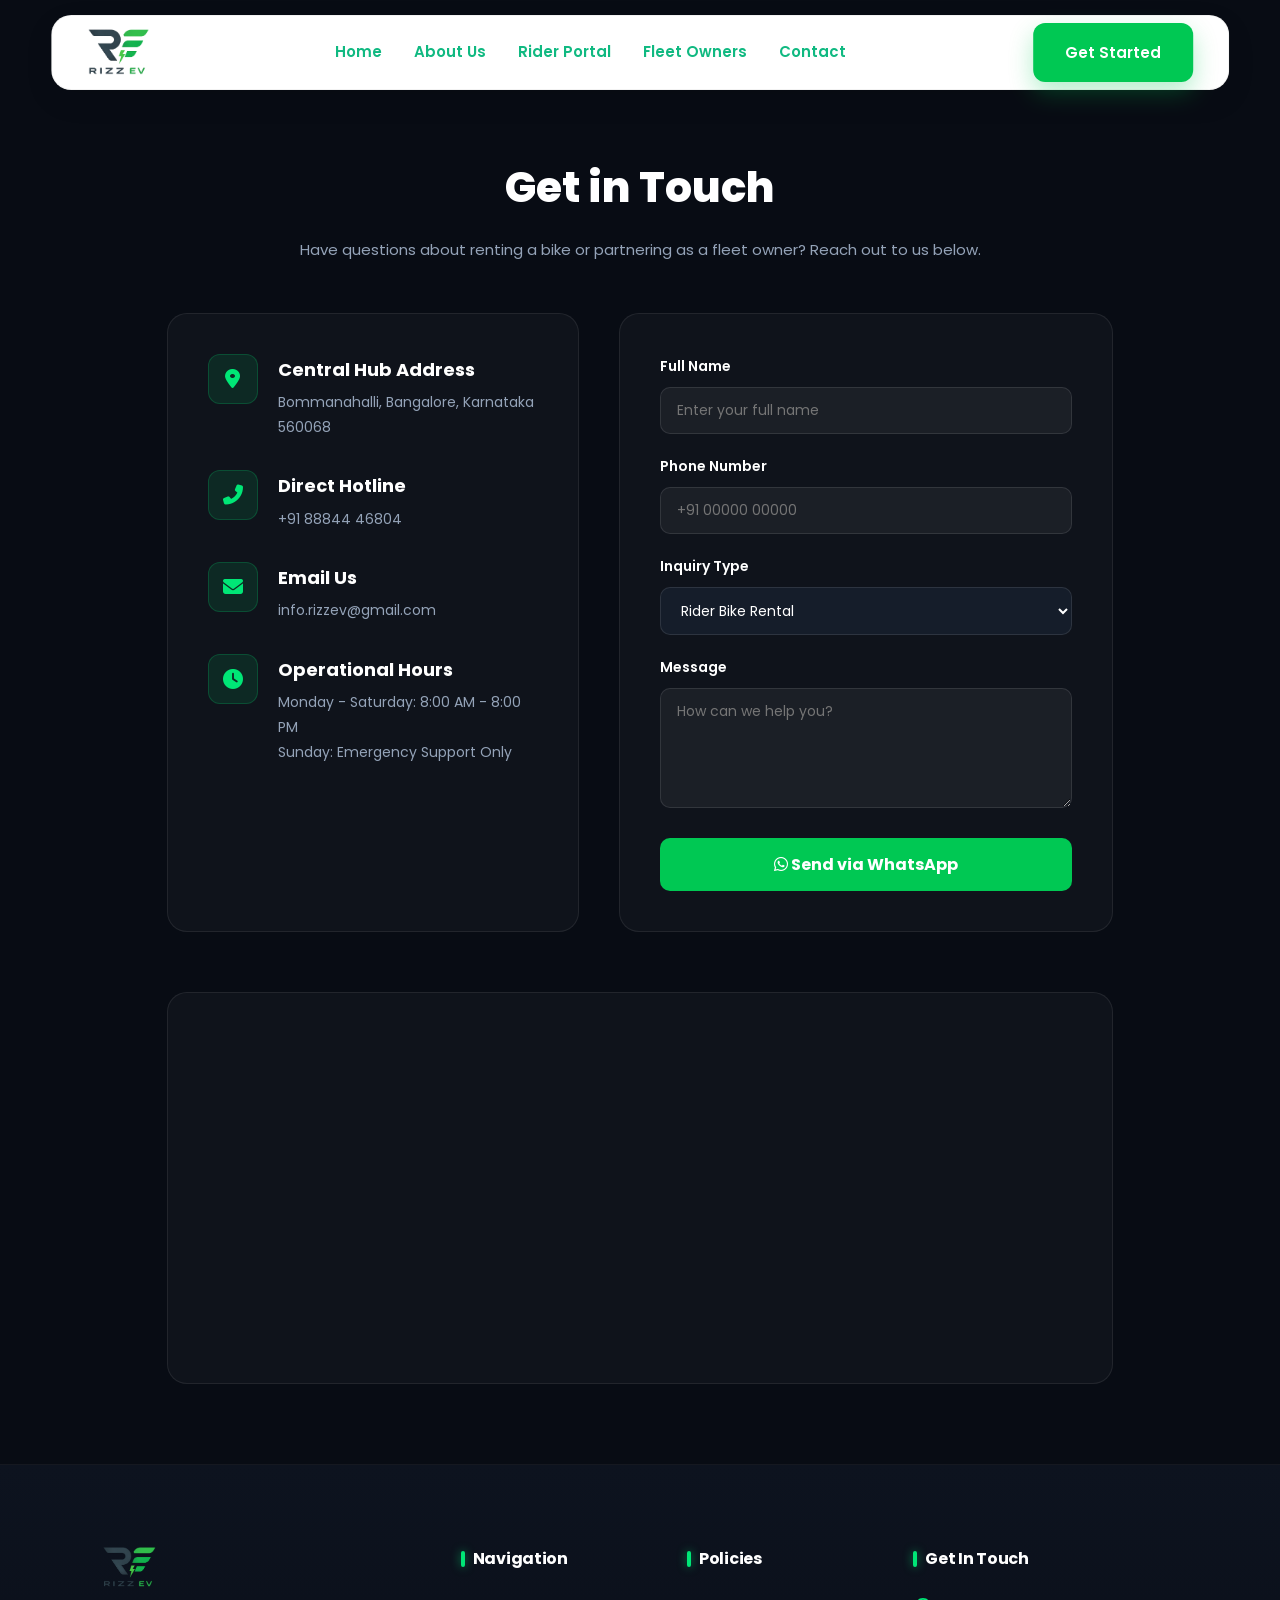
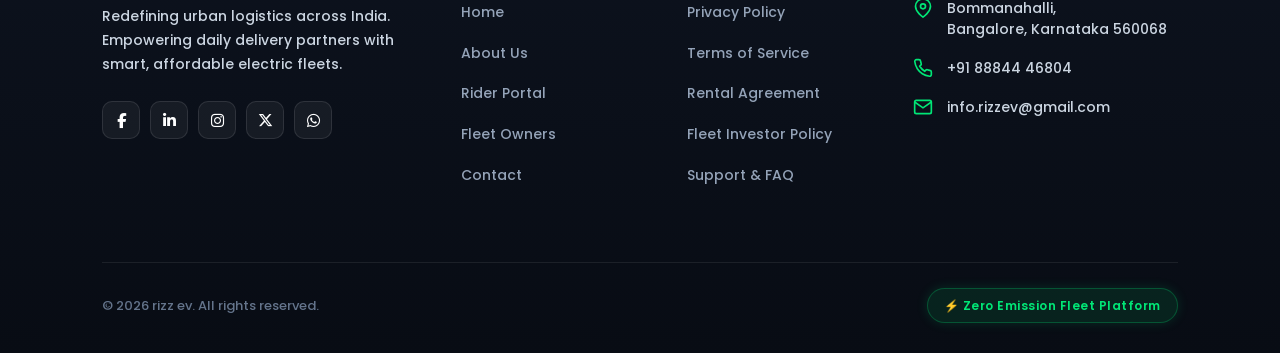
<file: contact.html>
<!DOCTYPE html>
<html lang="en">
<head>
    <meta charset="UTF-8">
    <meta name="viewport" content="width=device-width, initial-scale=1.0">
    <title>Contact Us | RIZZ EV</title>
    <!-- FontAwesome Icons -->
    <link rel="stylesheet" href="https://cdnjs.cloudflare.com/ajax/libs/font-awesome/6.5.1/css/all.min.css">
    <!-- Google Fonts import to match index.html typography -->
<link rel="preconnect" href="https://fonts.googleapis.com">
<link rel="preconnect" href="https://fonts.gstatic.com" crossorigin>
<link rel="stylesheet" href="style.css">
<link href="https://fonts.googleapis.com/css2?family=Poppins:wght@300;400;500;600;700;800&display=swap" rel="stylesheet">

    <style>
        

        /* =========================================
           PAGE STYLES
        ========================================= */
        * {
            box-sizing: border-box;
            margin: 0;
            padding: 0;
        }

        body {
            background-color: #080c14;
            color: #cbd5e1;
            font-family: system-ui, -apple-system, sans-serif;
            line-height: 1.8;
        }

        .container {
            max-width: 1100px;
            margin: 0 auto;
            padding: 150px 6% 80px;
        }

        .page-header {
            text-align: center;
            margin-bottom: 50px;
        }

        .page-header h1 {
            color: #ffffff;
            font-size: 42px;
            font-weight: 800;
            margin-bottom: 10px;
        }

        .page-header p {
            color: #94a3b8;
            font-size: 15px;
        }

        /* GRID LAYOUT FOR CONTACT */
        .contact-grid {
            display: grid;
            grid-template-columns: 1fr 1.2fr;
            gap: 40px;
            margin-bottom: 60px;
        }

        .contact-info-card {
            background: rgba(255, 255, 255, 0.03);
            border: 1px solid rgba(255, 255, 255, 0.08);
            border-radius: 20px;
            padding: 40px;
            display: flex;
            flex-direction: column;
            justify-content: space-between;
        }

        .info-item {
            display: flex;
            align-items: flex-start;
            gap: 20px;
            margin-bottom: 30px;
        }

        .info-item:last-child {
            margin-bottom: 0;
        }

        .info-icon {
            width: 50px;
            height: 50px;
            background: rgba(0, 230, 118, 0.1);
            border: 1px solid rgba(0, 230, 118, 0.2);
            border-radius: 12px;
            display: flex;
            align-items: center;
            justify-content: center;
            color: #00e676;
            font-size: 20px;
            flex-shrink: 0;
        }

        .info-details h4 {
            color: #ffffff;
            font-size: 18px;
            margin-bottom: 4px;
        }

        .info-details p {
            color: #94a3b8;
            font-size: 14px;
        }

        /* FORM STYLES */
        .contact-form-card {
            background: rgba(255, 255, 255, 0.03);
            border: 1px solid rgba(255, 255, 255, 0.08);
            border-radius: 20px;
            padding: 40px;
        }

        .form-group {
            margin-bottom: 20px;
        }

        .form-group label {
            display: block;
            color: #ffffff;
            font-size: 14px;
            font-weight: 600;
            margin-bottom: 8px;
        }

        .form-control {
            width: 100%;
            background: rgba(255, 255, 255, 0.05);
            border: 1px solid rgba(255, 255, 255, 0.1);
            border-radius: 10px;
            padding: 12px 16px;
            color: #ffffff;
            font-size: 14px;
            outline: none;
            transition: border-color 0.3s ease;
        }

        .form-control:focus {
            border-color: #00e676;
        }

        textarea.form-control {
            resize: vertical;
            min-height: 120px;
        }

        .btn-submit {
            width: 100%;
            background: #00c853;
            color: #ffffff;
            border: none;
            padding: 14px;
            border-radius: 10px;
            font-size: 16px;
            font-weight: 700;
            cursor: pointer;
            transition: background 0.3s ease;
        }

        .btn-submit:hover {
            background: #00e676;
        }

        /* MAP SECTION */
        .map-card {
            background: rgba(255, 255, 255, 0.03);
            border: 1px solid rgba(255, 255, 255, 0.08);
            border-radius: 20px;
            padding: 15px;
            overflow: hidden;
        }

        .map-card iframe {
            width: 100%;
            height: 350px;
            border: 0;
            border-radius: 12px;
            filter: invert(90%) hue-rotate(180deg);
        }

        /* =========================================
           RIZZ EV CUSTOM FOOTER STYLES
        ========================================= */
        .rizz-footer {
            background: linear-gradient(180deg, #0d131f 0%, #080c14 100%);
            color: #94a3b8;
            padding: 80px 8% 30px;
            font-family: system-ui, -apple-system, sans-serif;
            border-top: 1px solid rgba(255, 255, 255, 0.05);
        }

        .rizz-footer-wrapper {
            max-width: 1200px;
            margin: 0 auto;
            display: grid;
            grid-template-columns: 1.4fr 0.8fr 0.8fr 1.2fr;
            gap: 50px;
            padding-bottom: 60px;
        }

        .rizz-brand {
            display: inline-flex;
            align-items: center;
            gap: 8px;
            text-decoration: none;
            margin-bottom: 20px;
        }

        .rizz-manifesto {
            font-size: 14px;
            line-height: 1.7;
            color: #cbd5e1;
            margin-bottom: 25px;
            max-width: 310px;
        }

        .rizz-social-row {
            display: flex;
            gap: 10px;
            flex-wrap: wrap;
        }

        .social-btn {
            width: 38px;
            height: 38px;
            border-radius: 10px;
            background: rgba(255, 255, 255, 0.05);
            border: 1px solid rgba(255, 255, 255, 0.1);
            color: #ffffff;
            display: flex;
            align-items: center;
            justify-content: center;
            text-decoration: none;
            transition: all 0.3s ease;
        }

        .social-btn:hover {
            background: #00e676;
            color: #080c14;
            transform: translateY(-3px);
        }

        .col-title {
            color: #ffffff;
            font-size: 16px;
            font-weight: 700;
            margin-bottom: 24px;
            position: relative;
            padding-left: 12px;
        }

        .col-title::before {
            content: '';
            position: absolute;
            left: 0;
            top: 50%;
            transform: translateY(-50%);
            width: 4px;
            height: 16px;
            background: #00e676;
            border-radius: 2px;
        }

        .rizz-nav-list {
            list-style: none;
            padding: 0;
            margin: 0;
        }

        .rizz-nav-list li {
            margin-bottom: 12px;
        }

        .rizz-nav-list a {
            color: #94a3b8;
            text-decoration: none;
            font-size: 14px;
            transition: all 0.2s ease;
            display: inline-block;
        }

        .rizz-nav-list a:hover {
            color: #00e676;
            transform: translateX(5px);
        }

        .contact-card {
            display: flex;
            flex-direction: column;
            gap: 18px;
        }

        .contact-item {
            display: flex;
            align-items: flex-start;
            gap: 14px;
            font-size: 14px;
            line-height: 1.5;
            color: #cbd5e1;
        }

        .contact-item a {
            color: #cbd5e1;
            text-decoration: none;
            transition: color 0.2s ease;
        }

        .contact-item a:hover {
            color: #00e676;
        }

        .rizz-footer-bottom {
            max-width: 1200px;
            margin: 0 auto;
            border-top: 1px solid rgba(255, 255, 255, 0.08);
            padding-top: 25px;
            display: flex;
            justify-content: space-between;
            align-items: center;
            font-size: 13px;
            color: #64748b;
        }

        .pill-badge {
            background: rgba(0, 230, 118, 0.1);
            border: 1px solid rgba(0, 230, 118, 0.25);
            color: #00e676;
            padding: 6px 16px;
            border-radius: 30px;
            font-size: 12px;
            font-weight: 600;
        }

        .footer-logo-img {
            height: 45px;
            width: auto;
            object-fit: contain;
            margin-bottom: 15px;
            display: block;
        }

        /* =========================================
           RESPONSIVE BREAKPOINTS FOR CONTACT PAGE
           ========================================= */
        @media (max-width: 992px) {
            .contact-grid {
                grid-template-columns: 1fr;
                gap: 30px;
            }
            .rizz-footer-wrapper { 
                grid-template-columns: 1fr 1fr; 
                gap: 40px; 
            }
        }

        @media (max-width: 768px) {
            .navbar nav { 
                display: none; 
            }
            .container {
                padding: 120px 5% 50px;
            }
            .page-header h1 {
                font-size: 32px;
            }
            .contact-info-card,
            .contact-form-card {
                padding: 25px 20px;
            }
        }

        @media (max-width: 600px) {
            .rizz-footer-wrapper { 
                grid-template-columns: 1fr; 
            }
            .rizz-footer-bottom { 
                flex-direction: column; 
                gap: 15px; 
                text-align: center; 
            }
        }


          /* =========================================
   GLOBAL HAMBURGER & MOBILE NAVBAR STYLES
   ========================================= */

@media (max-width: 768px) {
  .navbar {
    height: auto !important;
    padding: 12px 18px !important;
    flex-direction: row !important;
    flex-wrap: wrap !important;
    justify-content: space-between !important;
    align-items: center !important;
  }


/* Style the 3-line Hamburger Button */
.hamburger-btn {
    display: flex !important;
    flex-direction: column;
    justify-content: space-between;
    width: 28px;
    height: 20px;
    background: transparent;
    border: none;
    cursor: pointer;
    padding: 0;
    z-index: 1000;
  }

.hamburger-btn span {
    display: block;
    width: 100%;
    height: 3px;
    background-color: #00c853;
    border-radius: 2px;
    transition: all 0.3s ease;
  }


/* Mobile Screen Breakpoint Rules */
@media (min-width: 769px) {
  .hamburger-btn {
    display: none !important;
  }
}

  /* FORCE hide navigation links by default on mobile */
  nav ul, .nav-links {
    display: none !important;
    flex-direction: column !important;
    width: 100% !important;
    background: #ffffff;
    position: absolute;
    top: 100%;
    left: 0;
    padding: 20px 0;
    box-shadow: 0 15px 30px rgba(0,0,0,0.1);
    border-radius: 0 0 20px 20px;
    list-style: none;
    text-align: center;
    z-index: 999;
  }

  /* When JavaScript adds .active class, show the menu */
  .nav-links.active {
    display: flex !important;
  }

  nav ul li {
    margin: 10px 0;
  }

  nav ul li a {
    font-size: 16px !important;
    color: #0f172a !important;
    font-weight: 600;
  }

  .nav-right {
    display: none; 
  }
}
        
    </style>
</head>
<body>

    <!-- NAVBAR -->
    <!-- NAVBAR -->
<header class="navbar">
    <a href="index.html#home" class="logo">
        <img src="images/logo.png" alt="RIZZ EV Logo">
    </a>

    <nav>
        <!-- Mobile Menu Toggle Button -->
        <button class="hamburger-btn" id="hamburgerBtn" aria-label="Toggle navigation">
            <span></span>
            <span></span>
            <span></span>
        </button>

        <ul class="nav-links" id="navMenu">
            <li><a href="index.html#home">Home</a></li>
            <li><a href="about.html">About Us</a></li>
            <li><a href="riders.html">Rider Portal</a></li>
            <li><a href="investors.html">Fleet Owners</a></li>
            <li><a href="contact.html">Contact</a></li>
        </ul>
    </nav>

    <div class="nav-right">
        <a href="index.html#apply" class="btn-primary">Get Started</a>
    </div>
</header>

    <!-- MAIN CONTENT -->
    <div class="container">
        <div class="page-header">
            <h1>Get in Touch</h1>
            <p>Have questions about renting a bike or partnering as a fleet owner? Reach out to us below.</p>
        </div>

        <div class="contact-grid">
            <!-- LEFT: CONTACT INFO -->
            <div class="contact-info-card">
                <div>
                    <div class="info-item">
                        <div class="info-icon"><i class="fas fa-map-marker-alt"></i></div>
                        <div class="info-details">
                            <h4>Central Hub Address</h4>
                            <p>Bommanahalli, Bangalore, Karnataka 560068</p>
                        </div>
                    </div>

                    <div class="info-item">
                        <div class="info-icon"><i class="fas fa-phone-alt"></i></div>
                        <div class="info-details">
                            <h4>Direct Hotline</h4>
                            <p>+91 88844 46804</p>
                        </div>
                    </div>

                    <div class="info-item">
                        <div class="info-icon"><i class="fas fa-envelope"></i></div>
                        <div class="info-details">
                            <h4>Email Us</h4>
                            <p>info.rizzev@gmail.com</p>
                        </div>
                    </div>

                    <div class="info-item">
                        <div class="info-icon"><i class="fas fa-clock"></i></div>
                        <div class="info-details">
                            <h4>Operational Hours</h4>
                            <p>Monday - Saturday: 8:00 AM - 8:00 PM<br>Sunday: Emergency Support Only</p>
                        </div>
                    </div>
                </div>
            </div>

            <!-- RIGHT: CONTACT FORM -->
            <div class="contact-form-card">
              <form id="contactForm" action="#">
    <div class="form-group">
        <label for="fullName">Full Name</label>
        <input type="text" id="fullName" class="form-control" placeholder="Enter your full name" required>
    </div>

    <div class="form-group">
        <label for="phone">Phone Number</label>
        <input type="tel" id="phone" class="form-control" placeholder="+91 00000 00000" required>
    </div>

    <div class="form-group">
        <label for="inquiryType">Inquiry Type</label>
        <select id="inquiryType" class="form-control" style="background: #151d2a;" required>
            <option value="Rider Bike Rental">Rider Bike Rental</option>
            <option value="Fleet Owner / Investor">Fleet Owner / Investor</option>
            <option value="Existing Rider Support">Existing Rider Support</option>
            <option value="General Inquiry">General Inquiry</option>
        </select>
    </div>

    <div class="form-group">
        <label for="message">Message</label>
        <textarea id="message" class="form-control" placeholder="How can we help you?" required></textarea>
    </div>

    <button type="submit" class="btn-submit">
        <i class="fab fa-whatsapp"></i> Send via WhatsApp
    </button>
</form>
            </div>
        </div>

        <!-- MAP PLACEHOLDER -->
        <div class="map-card">
            <iframe src="https://www.google.com/maps/embed?pb=!1m18!1m12!1m3!1d14008.114827181315!2d77.3734105!3d28.6289293!2m3!1f0!2f0!3f0!3m2!1i1024!2i768!4f13.1!3m3!1m2!1s0x390ce5456ef36d9f%3A0x3b7191b1286136c8!2sSector%2063%2C%20Noida%2C%20Uttar%20Pradesh!5e0!3m2!1sen!2sin!4v1700000000000!5m2!1sen!2sin" allowfullscreen="" loading="lazy"></iframe>
        </div>
    </div>

    <!-- FOOTER -->
    <footer class="rizz-footer">
    <div class="rizz-footer-wrapper">
        
        <!-- Left Brand & Socials -->
        <div class="rizz-f-col brand-col">
            <a href="index.html#home">
                <img src="images/logo.png" alt="RIZZ EV Logo" class="footer-logo-img">
            </a>
            <p class="rizz-manifesto">
                Redefining urban logistics across India. Empowering daily delivery partners with smart, affordable electric fleets.
            </p>
            <div class="rizz-social-row">
                <a href="https://www.facebook.com" target="_blank" rel="noopener noreferrer" class="social-btn" aria-label="Facebook"><i class="fab fa-facebook-f"></i></a>
                <a href="https://www.linkedin.com" target="_blank" rel="noopener noreferrer" class="social-btn" aria-label="LinkedIn"><i class="fab fa-linkedin-in"></i></a>
                <a href="https://www.instagram.com/rapx_ev" target="_blank" rel="noopener noreferrer" class="social-btn" aria-label="Instagram"><i class="fab fa-instagram"></i></a>
                <a href="https://x.com" target="_blank" rel="noopener noreferrer" class="social-btn" aria-label="X"><i class="fab fa-x-twitter"></i></a>
                <a href="https://wa.me/918884446804" target="_blank" rel="noopener noreferrer" class="social-btn" aria-label="WhatsApp"><i class="fab fa-whatsapp"></i></a>
            </div>
        </div>

        <!-- Navigation Links -->
        <div class="rizz-f-col">
            <h4 class="col-title">Navigation</h4>
            <ul class="rizz-nav-list">
                <li><a href="index.html#home">Home</a></li>
                <li><a href="about.html">About Us</a></li>
                <li><a href="riders.html">Rider Portal</a></li>
                <li><a href="investors.html">Fleet Owners</a></li>
                <li><a href="contact.html">Contact</a></li>
            </ul>
        </div>

        <!-- Policies Links -->
        <div class="rizz-f-col">
            <h4 class="col-title">Policies</h4>
            <ul class="rizz-nav-list">
               <li><a href="privacy-policy.html">Privacy Policy</a></li>
                <li><a href="terms.html">Terms of Service</a></li>
                <li><a href="rental-agreement.html">Rental Agreement</a></li>
                <li><a href="fleet-investor-policy.html">Fleet Investor Policy</a></li>
                 <li><a href="support-faq.html">Support & FAQ</a></li>
            </ul>
        </div>

        <!-- Contact Column -->
        <div class="rizz-f-col contact-col">
            <h4 class="col-title">Get In Touch</h4>
            <div class="contact-card">
                <div class="contact-item">
                    <svg width="20" height="20" viewBox="0 0 24 24" fill="none" stroke="#00e676" stroke-width="2"><path d="M21 10c0 7-9 13-9 13s-9-6-9-13a9 9 0 0 1 18 0z"></path><circle cx="12" cy="10" r="3"></circle></svg>
                    <span>Bommanahalli,<br>Bangalore, Karnataka 560068</span>
                </div>
                <div class="contact-item">
                    <svg width="20" height="20" viewBox="0 0 24 24" fill="none" stroke="#00e676" stroke-width="2"><path d="M22 16.92v3a2 2 0 0 1-2.18 2 19.79 19.79 0 0 1-8.63-3.07 19.5 19.5 0 0 1-6-6 19.79 19.79 0 0 1-3.07-8.67A2 2 0 0 1 4.11 2h3a2 2 0 0 1 2 1.72 12.84 12.84 0 0 0 .7 2.81 2 2 0 0 1-.45 2.11L8.09 9.91a16 16 0 0 0 6 6l1.27-1.27a2 2 0 0 1 2.11-.45 12.84 12.84 0 0 0 2.81.7A2 2 0 0 1 22 16.92z"></path></svg>
                    <span>+91 88844 46804</span>
                </div>
                <div class="contact-item">
                    <svg width="20" height="20" viewBox="0 0 24 24" fill="none" stroke="#00e676" stroke-width="2"><path d="M4 4h16c1.1 0 2 .9 2 2v12c0 1.1-.9 2-2 2H4c-1.1 0-2-.9-2-2V6c0-1.1.9-2 2-2z"></path><polyline points="22,6 12,13 2,6"></polyline></svg>
                    <a href="https://mail.google.com/mail/?view=cm&fs=1&to=info.rizzev@gmail.com&su=Inquiry%20regarding%20RIZZ%20EV" target="_blank" rel="noopener noreferrer">info.rizzev@gmail.com</a>
                </div>
            </div>
        </div>

    </div>

    <div class="rizz-footer-bottom">
        <p>© 2026 rizz ev. All rights reserved.</p>
        <span class="pill-badge">⚡ Zero Emission Fleet Platform</span>
    </div>
</footer>

<script>
    document.getElementById('contactForm').addEventListener('submit', function(e) {
        e.preventDefault(); // Prevents normal page refresh

        // 1. Get form values
        const name = document.getElementById('fullName').value;
        const phone = document.getElementById('phone').value;
        const type = document.getElementById('inquiryType').value;
        const userMsg = document.getElementById('message').value;

        // 2. Set your WhatsApp phone number (Country code + Mobile Number)
        const whatsappNum = "918884446804"; 

        // 3. Format the message for WhatsApp
        const formattedMsg = 
            `*New Inquiry from RIZZ EV Website*%0A%0A` +
            `*Name:* ${encodeURIComponent(name)}%0A` +
            `*Phone:* ${encodeURIComponent(phone)}%0A` +
            `*Inquiry Type:* ${encodeURIComponent(type)}%0A` +
            `*Message:* ${encodeURIComponent(userMsg)}`;

        // 4. Construct WhatsApp API link
        const whatsappUrl = `https://wa.me/${whatsappNum}?text=${formattedMsg}`;

        // 5. Open WhatsApp in a new tab
        window.open(whatsappUrl, '_blank');
    });
</script>

<script>
    // 1. Force browser to handle manual scroll restoration so it doesn't auto-remember on refresh
    if ('scrollRestoration' in history) {
        history.scrollRestoration = 'manual';
    }

    // 2. Save scroll position on scroll
    window.addEventListener('scroll', function() {
        if (history.replaceState) {
            history.replaceState({ scroll: window.scrollY }, document.title);
        }
    }, { passive: true });

    // 3. Clear state on a fresh page load/refresh so it forces the top
    window.addEventListener('DOMContentLoaded', function() {
        // If the user just hit refresh, clear the history state scroll memory
        if (performance.navigation.type === 1 || window.performance?.getEntriesByType("navigation")[0]?.type === "reload") {
            window.scrollTo(0, 0);
            if (history.replaceState) {
                history.replaceState({ scroll: 0 }, document.title);
            }
        }
    });

    // 4. Restore exact position ONLY when using the Back button
    window.addEventListener('pageshow', function(event) {
        const isReload = performance.navigation.type === 1;
        if (!isReload && history.state && history.state.scroll !== undefined) {
            window.scrollTo(0, history.state.scroll);
        }
    });
</script>

<script>
document.addEventListener("DOMContentLoaded", function () {
    const hamburgerBtn = document.getElementById("hamburgerBtn");
    const navMenu = document.getElementById("navMenu");

    if (hamburgerBtn && navMenu) {
        hamburgerBtn.addEventListener("click", function (e) {
            e.stopPropagation();
            navMenu.classList.toggle("active");
        });
    }
});
</script>

</body>
</html>
</file>
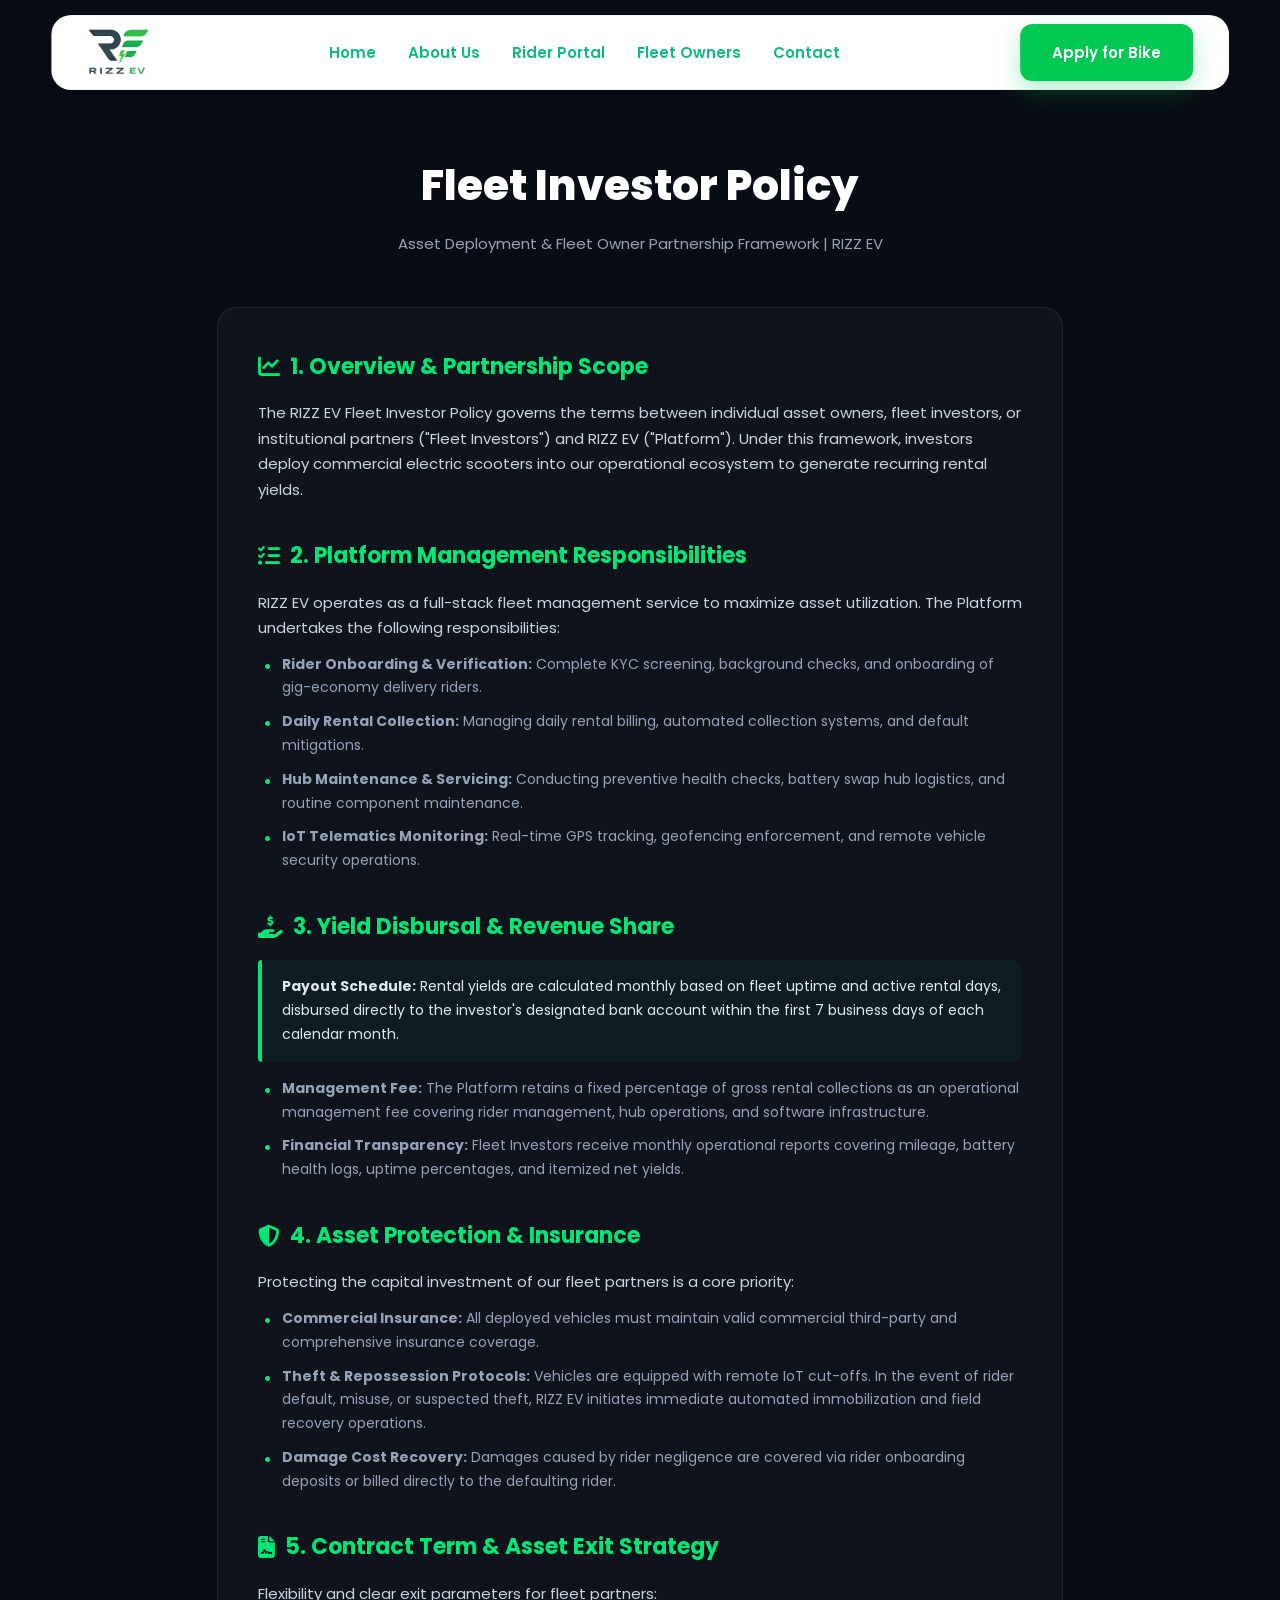
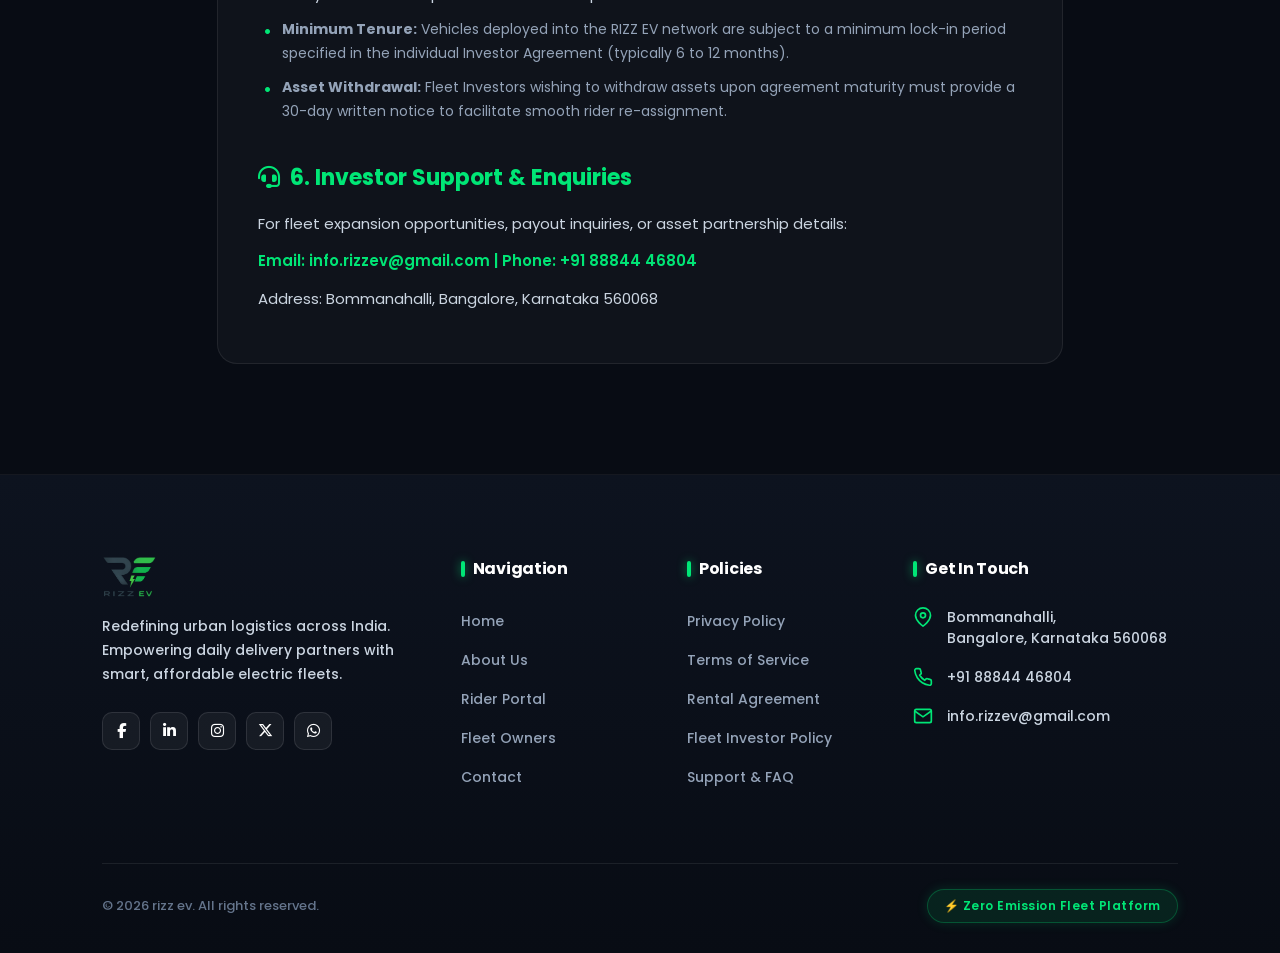
<file: fleet-investor-policy.html>
<!DOCTYPE html>
<html lang="en">
<head>
    <meta charset="UTF-8">
    <meta name="viewport" content="width=device-width, initial-scale=1.0">
    <title>Fleet Investor Policy | RIZZ EV</title>
    <!-- FontAwesome Icons -->
    <link rel="stylesheet" href="https://cdnjs.cloudflare.com/ajax/libs/font-awesome/6.5.1/css/all.min.css">
    <!-- Google Fonts import to match index.html typography -->
<link rel="preconnect" href="https://fonts.googleapis.com">
<link rel="preconnect" href="https://fonts.gstatic.com" crossorigin>
<link href="https://fonts.googleapis.com/css2?family=Poppins:wght@300;400;500;600;700;800&display=swap" rel="stylesheet">
<link rel="stylesheet" href="style.css">

    <style>
        

        /* =========================================
           PAGE STYLES
        ========================================= */
        * {
            box-sizing: border-box;
            margin: 0;
            padding: 0;
        }

        body {
            background-color: #080c14;
            color: #cbd5e1;
            font-family: system-ui, -apple-system, sans-serif;
            line-height: 1.7;
        }

        .container {
            max-width: 1000px;
            margin: 0 auto;
            padding: 150px 6% 80px;
        }

        .page-header {
            text-align: center;
            margin-bottom: 50px;
        }

        .page-header h1 {
            color: #ffffff;
            font-size: 42px;
            font-weight: 800;
            margin-bottom: 10px;
        }

        .page-header p {
            color: #94a3b8;
            font-size: 15px;
        }

        .policy-card {
            background: rgba(255, 255, 255, 0.03);
            border: 1px solid rgba(255, 255, 255, 0.08);
            border-radius: 20px;
            padding: 40px;
            margin-bottom: 30px;
        }

        .policy-section {
            margin-bottom: 35px;
        }

        .policy-section:last-child {
            margin-bottom: 0;
        }

        .policy-section h2 {
            color: #00e676;
            font-size: 22px;
            margin-bottom: 15px;
            font-weight: 700;
            display: flex;
            align-items: center;
            gap: 10px;
        }

        .policy-section p {
            color: #cbd5e1;
            font-size: 15px;
            margin-bottom: 12px;
        }

        .policy-section ul {
            list-style: none;
            padding-left: 0;
            margin-bottom: 15px;
        }

        .policy-section ul li {
            position: relative;
            padding-left: 24px;
            margin-bottom: 10px;
            color: #94a3b8;
            font-size: 14px;
        }

        .policy-section ul li::before {
            content: "•";
            color: #00e676;
            font-weight: bold;
            font-size: 18px;
            position: absolute;
            left: 5px;
            top: -2px;
        }

        .highlight-box {
            background: rgba(0, 230, 118, 0.05);
            border-left: 4px solid #00e676;
            padding: 15px 20px;
            border-radius: 4px 12px 12px 4px;
            margin: 15px 0;
            font-size: 14px;
            color: #e2e8f0;
        }

      
   /* =========================================
           RIZZ EV CUSTOM FOOTER STYLES
        ========================================= */
        .rizz-footer {
            background: linear-gradient(180deg, #0d131f 0%, #080c14 100%);
            color: #94a3b8;
            padding: 80px 8% 30px;
            font-family: system-ui, -apple-system, sans-serif;
            border-top: 1px solid rgba(255, 255, 255, 0.05);
        }

        .rizz-footer-wrapper {
            max-width: 1200px;
            margin: 0 auto;
            display: grid;
            grid-template-columns: 1.4fr 0.8fr 0.8fr 1.2fr;
            gap: 50px;
            padding-bottom: 60px;
        }

        .rizz-brand {
            display: inline-flex;
            align-items: center;
            gap: 8px;
            text-decoration: none;
            margin-bottom: 20px;
        }

        .rizz-manifesto {
            font-size: 14px;
            line-height: 1.7;
            color: #cbd5e1;
            margin-bottom: 25px;
            max-width: 310px;
        }

        .rizz-social-row {
            display: flex;
            gap: 10px;
            flex-wrap: wrap;
        }

        .social-btn {
            width: 38px;
            height: 38px;
            border-radius: 10px;
            background: rgba(255, 255, 255, 0.05);
            border: 1px solid rgba(255, 255, 255, 0.1);
            color: #ffffff;
            display: flex;
            align-items: center;
            justify-content: center;
            text-decoration: none;
            transition: all 0.3s ease;
        }

        .social-btn:hover {
            background: #00e676;
            color: #080c14;
            transform: translateY(-3px);
        }

        .col-title {
            color: #ffffff;
            font-size: 16px;
            font-weight: 700;
            margin-bottom: 24px;
            position: relative;
            padding-left: 12px;
        }

        .col-title::before {
            content: '';
            position: absolute;
            left: 0;
            top: 50%;
            transform: translateY(-50%);
            width: 4px;
            height: 16px;
            background: #00e676;
            border-radius: 2px;
        }

        .rizz-nav-list {
            list-style: none;
            padding: 0;
            margin: 0;
        }

        .rizz-nav-list li {
            margin-bottom: 12px;
        }

        .rizz-nav-list a {
            color: #94a3b8;
            text-decoration: none;
            font-size: 14px;
            transition: all 0.2s ease;
            display: inline-block;
        }

        .rizz-nav-list a:hover {
            color: #00e676;
            transform: translateX(5px);
        }

        .contact-card {
            display: flex;
            flex-direction: column;
            gap: 18px;
        }

        .contact-item {
            display: flex;
            align-items: flex-start;
            gap: 14px;
            font-size: 14px;
            line-height: 1.5;
            color: #cbd5e1;
        }

        .contact-item a {
            color: #cbd5e1;
            text-decoration: none;
            transition: color 0.2s ease;
        }

        .contact-item a:hover {
            color: #00e676;
        }

        .rizz-footer-bottom {
            max-width: 1200px;
            margin: 0 auto;
            border-top: 1px solid rgba(255, 255, 255, 0.08);
            padding-top: 25px;
            display: flex;
            justify-content: space-between;
            align-items: center;
            font-size: 13px;
            color: #64748b;
        }

        .pill-badge {
            background: rgba(0, 230, 118, 0.1);
            border: 1px solid rgba(0, 230, 118, 0.25);
            color: #00e676;
            padding: 6px 16px;
            border-radius: 30px;
            font-size: 12px;
            font-weight: 600;
        }

        .footer-logo-img {
            height: 45px;
            width: auto;
            object-fit: contain;
            margin-bottom: 15px;
            display: block;
        }

        /* RESPONSIVE BREAKPOINTS */
        @media (max-width: 992px) {
            .hero-video-layout { min-height: 70vh; padding-top: 120px; }
            .hero-content-video h1 { font-size: 36px; }
            .benefits-grid, .calc-grid, .process-grid, .testimonials-grid { grid-template-columns: 1fr; }
            .rizz-footer-wrapper { grid-template-columns: 1fr 1fr; gap: 40px; }
        }

      
        @media (max-width: 600px) {
            .rizz-footer-wrapper { grid-template-columns: 1fr; }
            .rizz-footer-bottom { flex-direction: column; gap: 15px; text-align: center; }
        }

         /* =========================================
   GLOBAL HAMBURGER & MOBILE NAVBAR STYLES
   ========================================= */

@media (max-width: 768px) {
  .navbar {
    height: auto !important;
    padding: 12px 18px !important;
    flex-direction: row !important;
    flex-wrap: wrap !important;
    justify-content: space-between !important;
    align-items: center !important;
  }


/* Style the 3-line Hamburger Button */
.hamburger-btn {
    display: flex !important;
    flex-direction: column;
    justify-content: space-between;
    width: 28px;
    height: 20px;
    background: transparent;
    border: none;
    cursor: pointer;
    padding: 0;
    z-index: 1000;
  }

.hamburger-btn span {
    display: block;
    width: 100%;
    height: 3px;
    background-color: #00c853;
    border-radius: 2px;
    transition: all 0.3s ease;
  }


/* Mobile Screen Breakpoint Rules */
@media (min-width: 769px) {
  .hamburger-btn {
    display: none !important;
  }
}

  /* FORCE hide navigation links by default on mobile */
  nav ul, .nav-links {
    display: none !important;
    flex-direction: column !important;
    width: 100% !important;
    background: #ffffff;
    position: absolute;
    top: 100%;
    left: 0;
    padding: 20px 0;
    box-shadow: 0 15px 30px rgba(0,0,0,0.1);
    border-radius: 0 0 20px 20px;
    list-style: none;
    text-align: center;
    z-index: 999;
  }

  /* When JavaScript adds .active class, show the menu */
  .nav-links.active {
    display: flex !important;
  }

  nav ul li {
    margin: 10px 0;
  }

  nav ul li a {
    font-size: 16px !important;
    color: #0f172a !important;
    font-weight: 600;
  }

  .nav-right {
    display: none; 
  }
}

    </style>
</head>
<body>

    <!-- NAVBAR -->
  <!-- NAVBAR -->
<header class="navbar">
    <a href="index.html#home" class="logo">
        <img src="images/logo.png" alt="RIZZ EV Logo">
    </a>

    <nav>
        <!-- Mobile Menu Toggle Button -->
        <button class="hamburger-btn" id="hamburgerBtn" aria-label="Toggle navigation">
            <span></span>
            <span></span>
            <span></span>
        </button>

        <ul class="nav-links" id="navMenu">
            <li><a href="index.html#home">Home</a></li>
            <li><a href="about.html">About Us</a></li>
            <li><a href="riders.html">Rider Portal</a></li>
            <li><a href="investors.html">Fleet Owners</a></li>
            <li><a href="contact.html">Contact</a></li>
        </ul>
    </nav>

  <div class="nav-right">
            <a href="riders.html" class="btn-primary">Apply for Bike</a>
        </div>
    </header>

    <!-- MAIN CONTENT -->
    <div class="container">
        <div class="page-header">
            <h1>Fleet Investor Policy</h1>
            <p>Asset Deployment & Fleet Owner Partnership Framework | RIZZ EV</p>
        </div>

        <div class="policy-card">
            
            <div class="policy-section">
                <h2><i class="fas fa-chart-line"></i> 1. Overview & Partnership Scope</h2>
                <p>The RIZZ EV Fleet Investor Policy governs the terms between individual asset owners, fleet investors, or institutional partners ("Fleet Investors") and RIZZ EV ("Platform"). Under this framework, investors deploy commercial electric scooters into our operational ecosystem to generate recurring rental yields.</p>
            </div>

            <div class="policy-section">
                <h2><i class="fas fa-tasks"></i> 2. Platform Management Responsibilities</h2>
                <p>RIZZ EV operates as a full-stack fleet management service to maximize asset utilization. The Platform undertakes the following responsibilities:</p>
                <ul>
                    <li><strong>Rider Onboarding & Verification:</strong> Complete KYC screening, background checks, and onboarding of gig-economy delivery riders.</li>
                    <li><strong>Daily Rental Collection:</strong> Managing daily rental billing, automated collection systems, and default mitigations.</li>
                    <li><strong>Hub Maintenance & Servicing:</strong> Conducting preventive health checks, battery swap hub logistics, and routine component maintenance.</li>
                    <li><strong>IoT Telematics Monitoring:</strong> Real-time GPS tracking, geofencing enforcement, and remote vehicle security operations.</li>
                </ul>
            </div>

            <div class="policy-section">
                <h2><i class="fas fa-hand-holding-usd"></i> 3. Yield Disbursal & Revenue Share</h2>
                <div class="highlight-box">
                    <strong>Payout Schedule:</strong> Rental yields are calculated monthly based on fleet uptime and active rental days, disbursed directly to the investor's designated bank account within the first 7 business days of each calendar month.
                </div>
                <ul>
                    <li><strong>Management Fee:</strong> The Platform retains a fixed percentage of gross rental collections as an operational management fee covering rider management, hub operations, and software infrastructure.</li>
                    <li><strong>Financial Transparency:</strong> Fleet Investors receive monthly operational reports covering mileage, battery health logs, uptime percentages, and itemized net yields.</li>
                </ul>
            </div>

            <div class="policy-section">
                <h2><i class="fas fa-shield-alt"></i> 4. Asset Protection & Insurance</h2>
                <p>Protecting the capital investment of our fleet partners is a core priority:</p>
                <ul>
                    <li><strong>Commercial Insurance:</strong> All deployed vehicles must maintain valid commercial third-party and comprehensive insurance coverage.</li>
                    <li><strong>Theft & Repossession Protocols:</strong> Vehicles are equipped with remote IoT cut-offs. In the event of rider default, misuse, or suspected theft, RIZZ EV initiates immediate automated immobilization and field recovery operations.</li>
                    <li><strong>Damage Cost Recovery:</strong> Damages caused by rider negligence are covered via rider onboarding deposits or billed directly to the defaulting rider.</li>
                </ul>
            </div>

            <div class="policy-section">
                <h2><i class="fas fa-file-contract"></i> 5. Contract Term & Asset Exit Strategy</h2>
                <p>Flexibility and clear exit parameters for fleet partners:</p>
                <ul>
                    <li><strong>Minimum Tenure:</strong> Vehicles deployed into the RIZZ EV network are subject to a minimum lock-in period specified in the individual Investor Agreement (typically 6 to 12 months).</li>
                    <li><strong>Asset Withdrawal:</strong> Fleet Investors wishing to withdraw assets upon agreement maturity must provide a 30-day written notice to facilitate smooth rider re-assignment.</li>
                </ul>
            </div>

            <div class="policy-section">
                <h2><i class="fas fa-headset"></i> 6. Investor Support & Enquiries</h2>
                <p>For fleet expansion opportunities, payout inquiries, or asset partnership details:</p>
                <p style="color: #00e676; font-weight: 600;">Email: info.rizzev@gmail.com | Phone: +91 88844 46804</p>
                <p>Address: Bommanahalli, Bangalore, Karnataka 560068</p>
            </div>

        </div>
    </div>

    <footer class="rizz-footer">
    <div class="rizz-footer-wrapper">
        
        <!-- Left Brand & Socials -->
        <div class="rizz-f-col brand-col">
            <a href="index.html#home">
                <img src="images/logo.png" alt="RIZZ EV Logo" class="footer-logo-img">
            </a>
            <p class="rizz-manifesto">
                Redefining urban logistics across India. Empowering daily delivery partners with smart, affordable electric fleets.
            </p>
            <div class="rizz-social-row">
                <a href="https://www.facebook.com" target="_blank" rel="noopener noreferrer" class="social-btn" aria-label="Facebook"><i class="fab fa-facebook-f"></i></a>
                <a href="https://www.linkedin.com" target="_blank" rel="noopener noreferrer" class="social-btn" aria-label="LinkedIn"><i class="fab fa-linkedin-in"></i></a>
                <a href="https://www.instagram.com/rapx_ev" target="_blank" rel="noopener noreferrer" class="social-btn" aria-label="Instagram"><i class="fab fa-instagram"></i></a>
                <a href="https://x.com" target="_blank" rel="noopener noreferrer" class="social-btn" aria-label="X"><i class="fab fa-x-twitter"></i></a>
                <a href="https://wa.me/918884446804" target="_blank" rel="noopener noreferrer" class="social-btn" aria-label="WhatsApp"><i class="fab fa-whatsapp"></i></a>
            </div>
        </div>

        <!-- Navigation Links -->
        <div class="rizz-f-col">
            <h4 class="col-title">Navigation</h4>
            <ul class="rizz-nav-list">
                <li><a href="index.html#home">Home</a></li>
                <li><a href="about.html">About Us</a></li>
                <li><a href="riders.html">Rider Portal</a></li>
                <li><a href="investors.html">Fleet Owners</a></li>
                <li><a href="contact.html">Contact</a></li>
            </ul>
        </div>

        <!-- Policies Links -->
        <div class="rizz-f-col">
            <h4 class="col-title">Policies</h4>
            <ul class="rizz-nav-list">
               <li><a href="privacy-policy.html">Privacy Policy</a></li>
                <li><a href="terms.html">Terms of Service</a></li>
                <li><a href="rental-agreement.html">Rental Agreement</a></li>
                <li><a href="fleet-investor-policy.html">Fleet Investor Policy</a></li>
                 <li><a href="support-faq.html">Support & FAQ</a></li>
            </ul>
        </div>

        <!-- Contact Column -->
        <div class="rizz-f-col contact-col">
            <h4 class="col-title">Get In Touch</h4>
            <div class="contact-card">
                <div class="contact-item">
                    <svg width="20" height="20" viewBox="0 0 24 24" fill="none" stroke="#00e676" stroke-width="2"><path d="M21 10c0 7-9 13-9 13s-9-6-9-13a9 9 0 0 1 18 0z"></path><circle cx="12" cy="10" r="3"></circle></svg>
                    <span>Bommanahalli,<br>Bangalore, Karnataka 560068</span>
                </div>
                <div class="contact-item">
                    <svg width="20" height="20" viewBox="0 0 24 24" fill="none" stroke="#00e676" stroke-width="2"><path d="M22 16.92v3a2 2 0 0 1-2.18 2 19.79 19.79 0 0 1-8.63-3.07 19.5 19.5 0 0 1-6-6 19.79 19.79 0 0 1-3.07-8.67A2 2 0 0 1 4.11 2h3a2 2 0 0 1 2 1.72 12.84 12.84 0 0 0 .7 2.81 2 2 0 0 1-.45 2.11L8.09 9.91a16 16 0 0 0 6 6l1.27-1.27a2 2 0 0 1 2.11-.45 12.84 12.84 0 0 0 2.81.7A2 2 0 0 1 22 16.92z"></path></svg>
                    <span>+91 88844 46804</span>
                </div>
                <div class="contact-item">
                    <svg width="20" height="20" viewBox="0 0 24 24" fill="none" stroke="#00e676" stroke-width="2"><path d="M4 4h16c1.1 0 2 .9 2 2v12c0 1.1-.9 2-2 2H4c-1.1 0-2-.9-2-2V6c0-1.1.9-2 2-2z"></path><polyline points="22,6 12,13 2,6"></polyline></svg>
                    <a href="https://mail.google.com/mail/?view=cm&fs=1&to=info.rizzev@gmail.com&su=Inquiry%20regarding%20RIZZ%20EV" target="_blank" rel="noopener noreferrer">info.rizzev@gmail.com</a>
                </div>
            </div>
        </div>

    </div>

    <div class="rizz-footer-bottom">
        <p>© 2026 rizz ev. All rights reserved.</p>
        <span class="pill-badge">⚡ Zero Emission Fleet Platform</span>
    </div>
</footer>

<script>
    // 1. Force browser to handle manual scroll restoration so it doesn't auto-remember on refresh
    if ('scrollRestoration' in history) {
        history.scrollRestoration = 'manual';
    }

    // 2. Save scroll position on scroll
    window.addEventListener('scroll', function() {
        if (history.replaceState) {
            history.replaceState({ scroll: window.scrollY }, document.title);
        }
    }, { passive: true });

    // 3. Clear state on a fresh page load/refresh so it forces the top
    window.addEventListener('DOMContentLoaded', function() {
        // If the user just hit refresh, clear the history state scroll memory
        if (performance.navigation.type === 1 || window.performance?.getEntriesByType("navigation")[0]?.type === "reload") {
            window.scrollTo(0, 0);
            if (history.replaceState) {
                history.replaceState({ scroll: 0 }, document.title);
            }
        }
    });

    // 4. Restore exact position ONLY when using the Back button
    window.addEventListener('pageshow', function(event) {
        const isReload = performance.navigation.type === 1;
        if (!isReload && history.state && history.state.scroll !== undefined) {
            window.scrollTo(0, history.state.scroll);
        }
    });
</script>

<script>
document.addEventListener("DOMContentLoaded", function () {
    const hamburgerBtn = document.getElementById("hamburgerBtn");
    const navMenu = document.getElementById("navMenu");

    if (hamburgerBtn && navMenu) {
        hamburgerBtn.addEventListener("click", function (e) {
            e.stopPropagation();
            navMenu.classList.toggle("active");
        });
    }
});
</script>

</body>
</html>
</file>
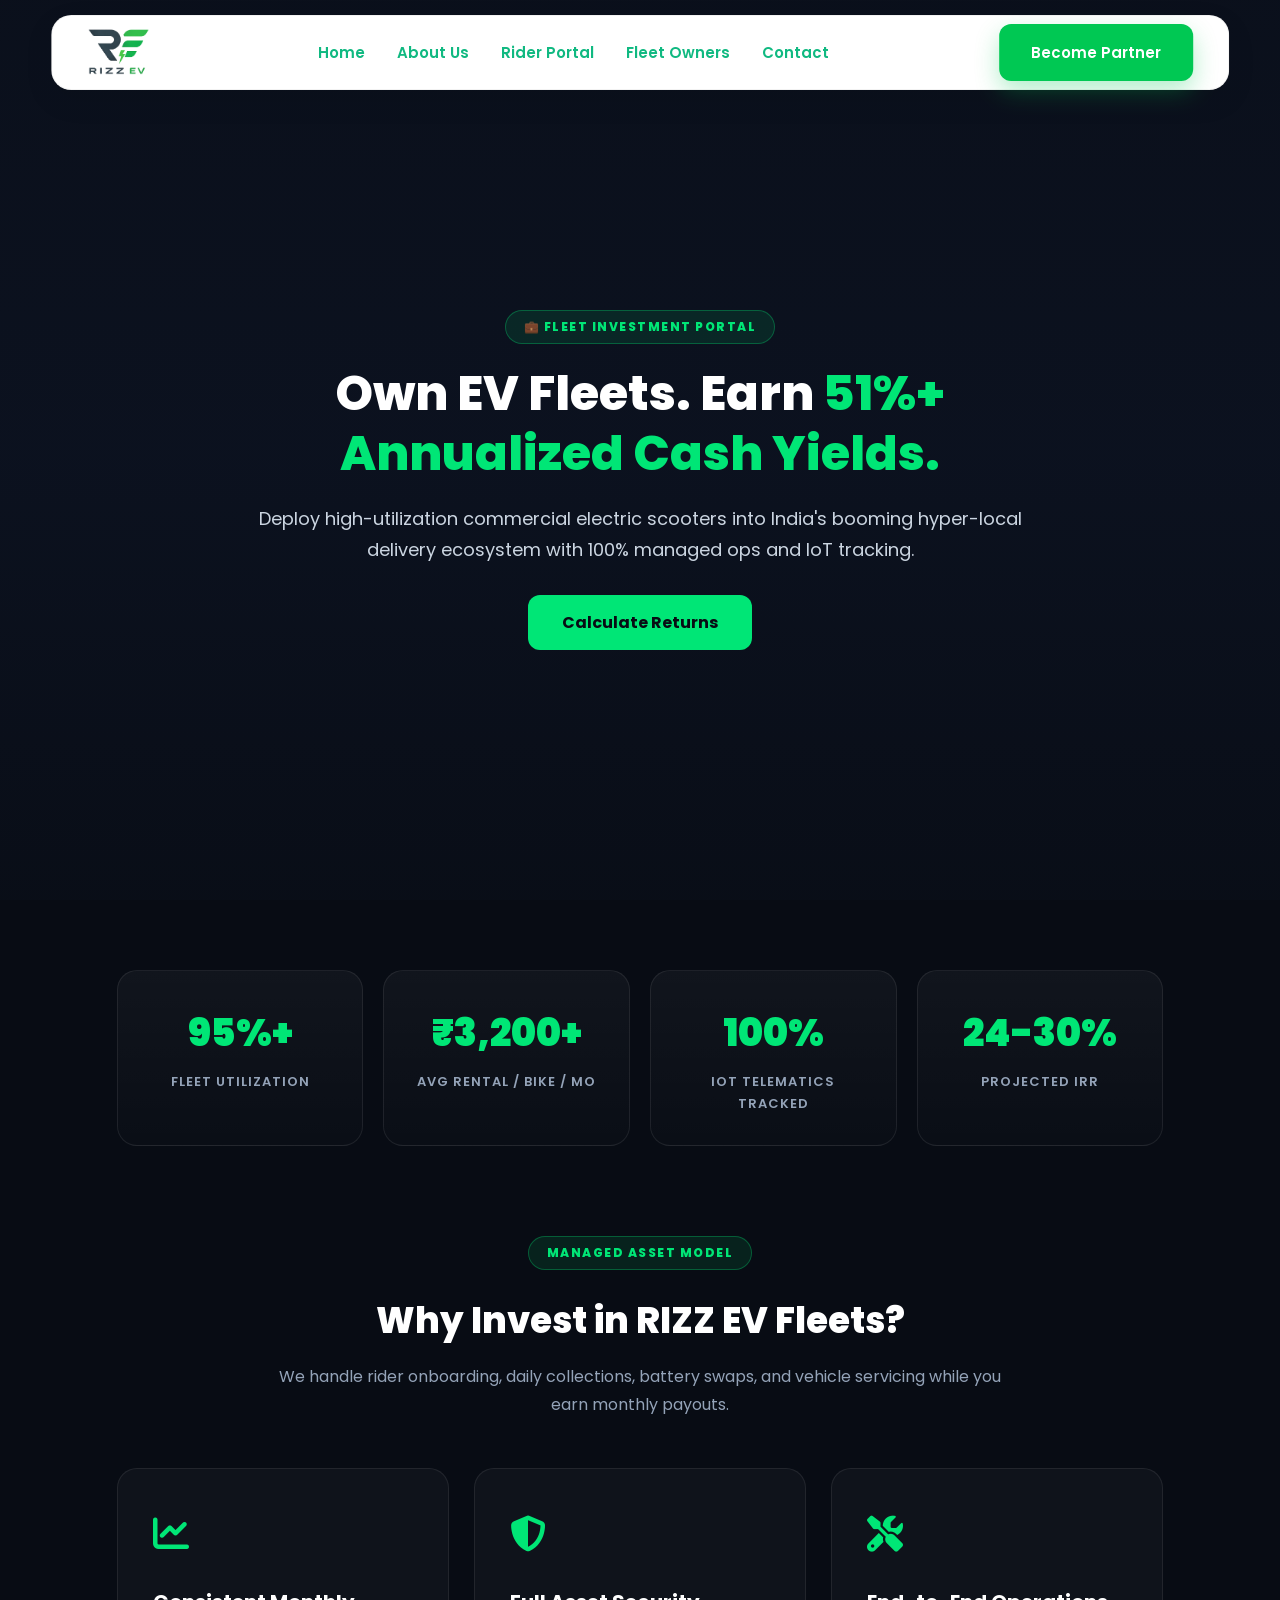
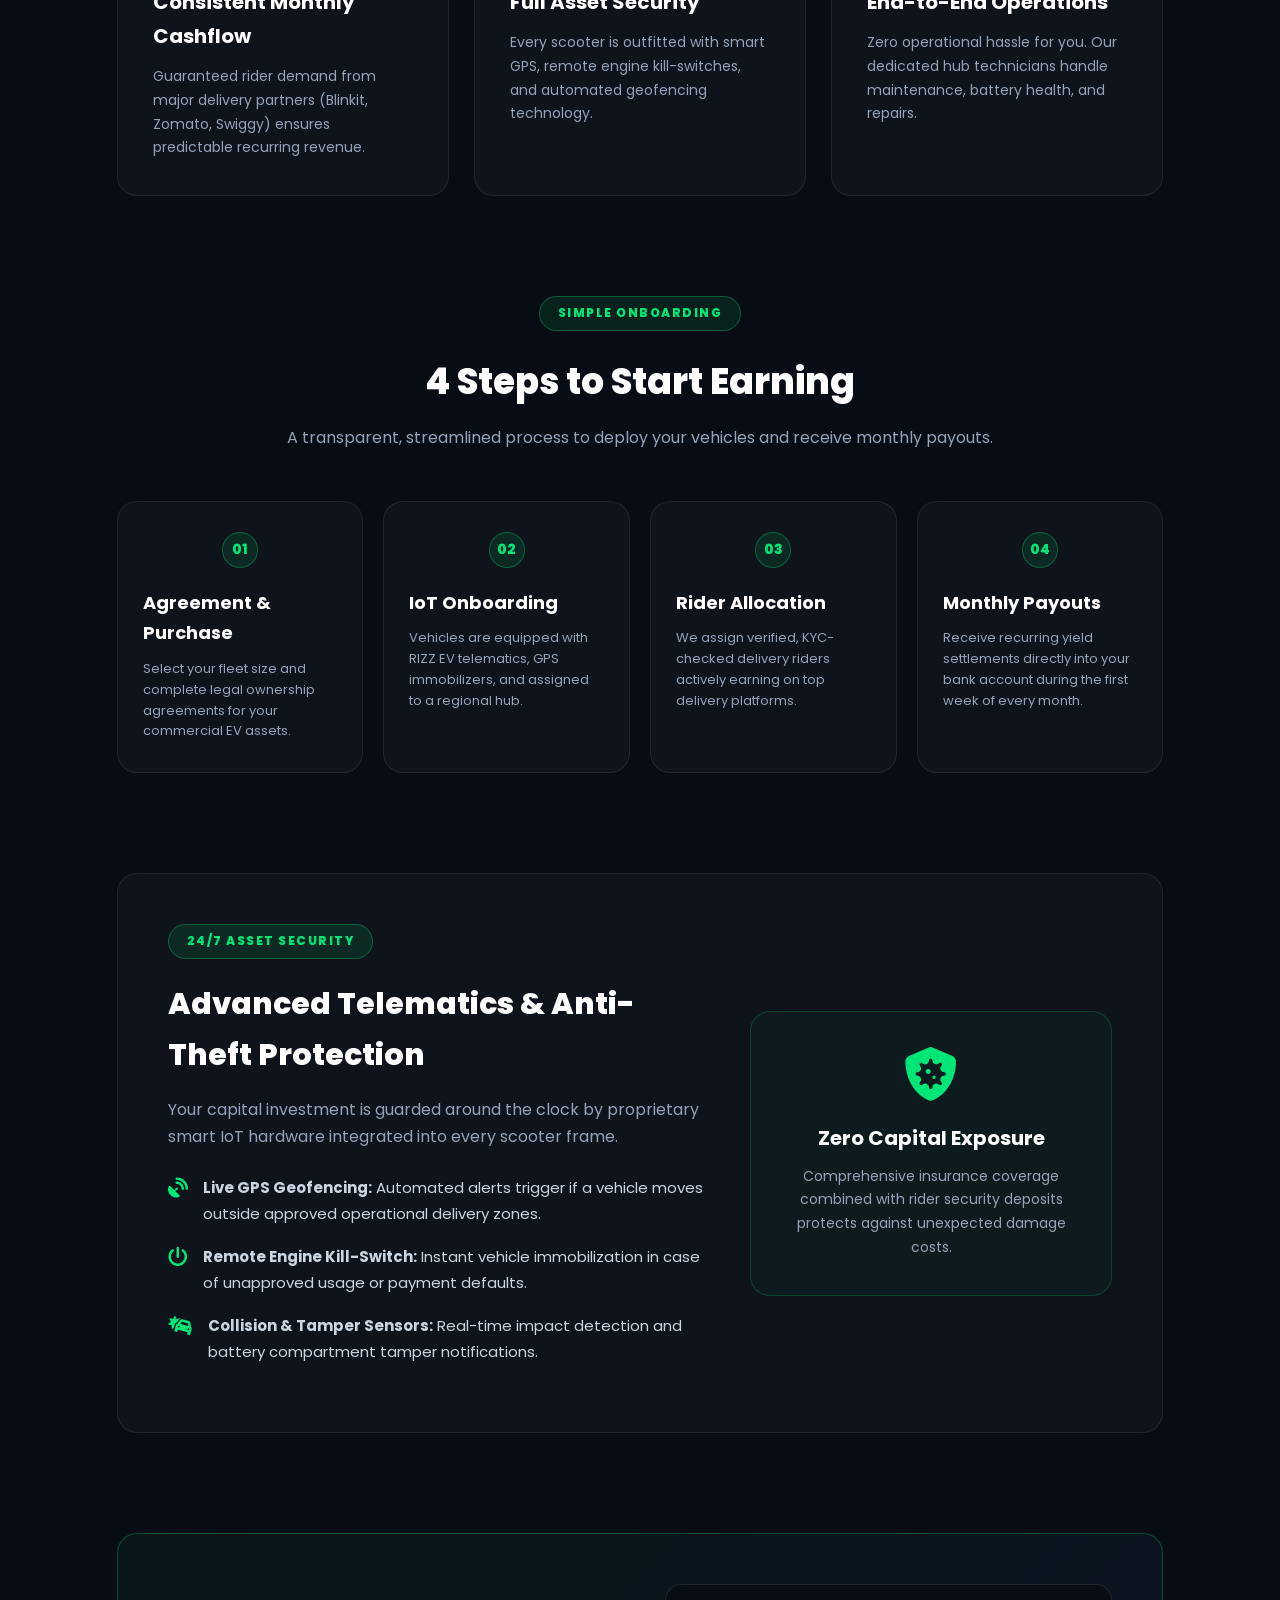
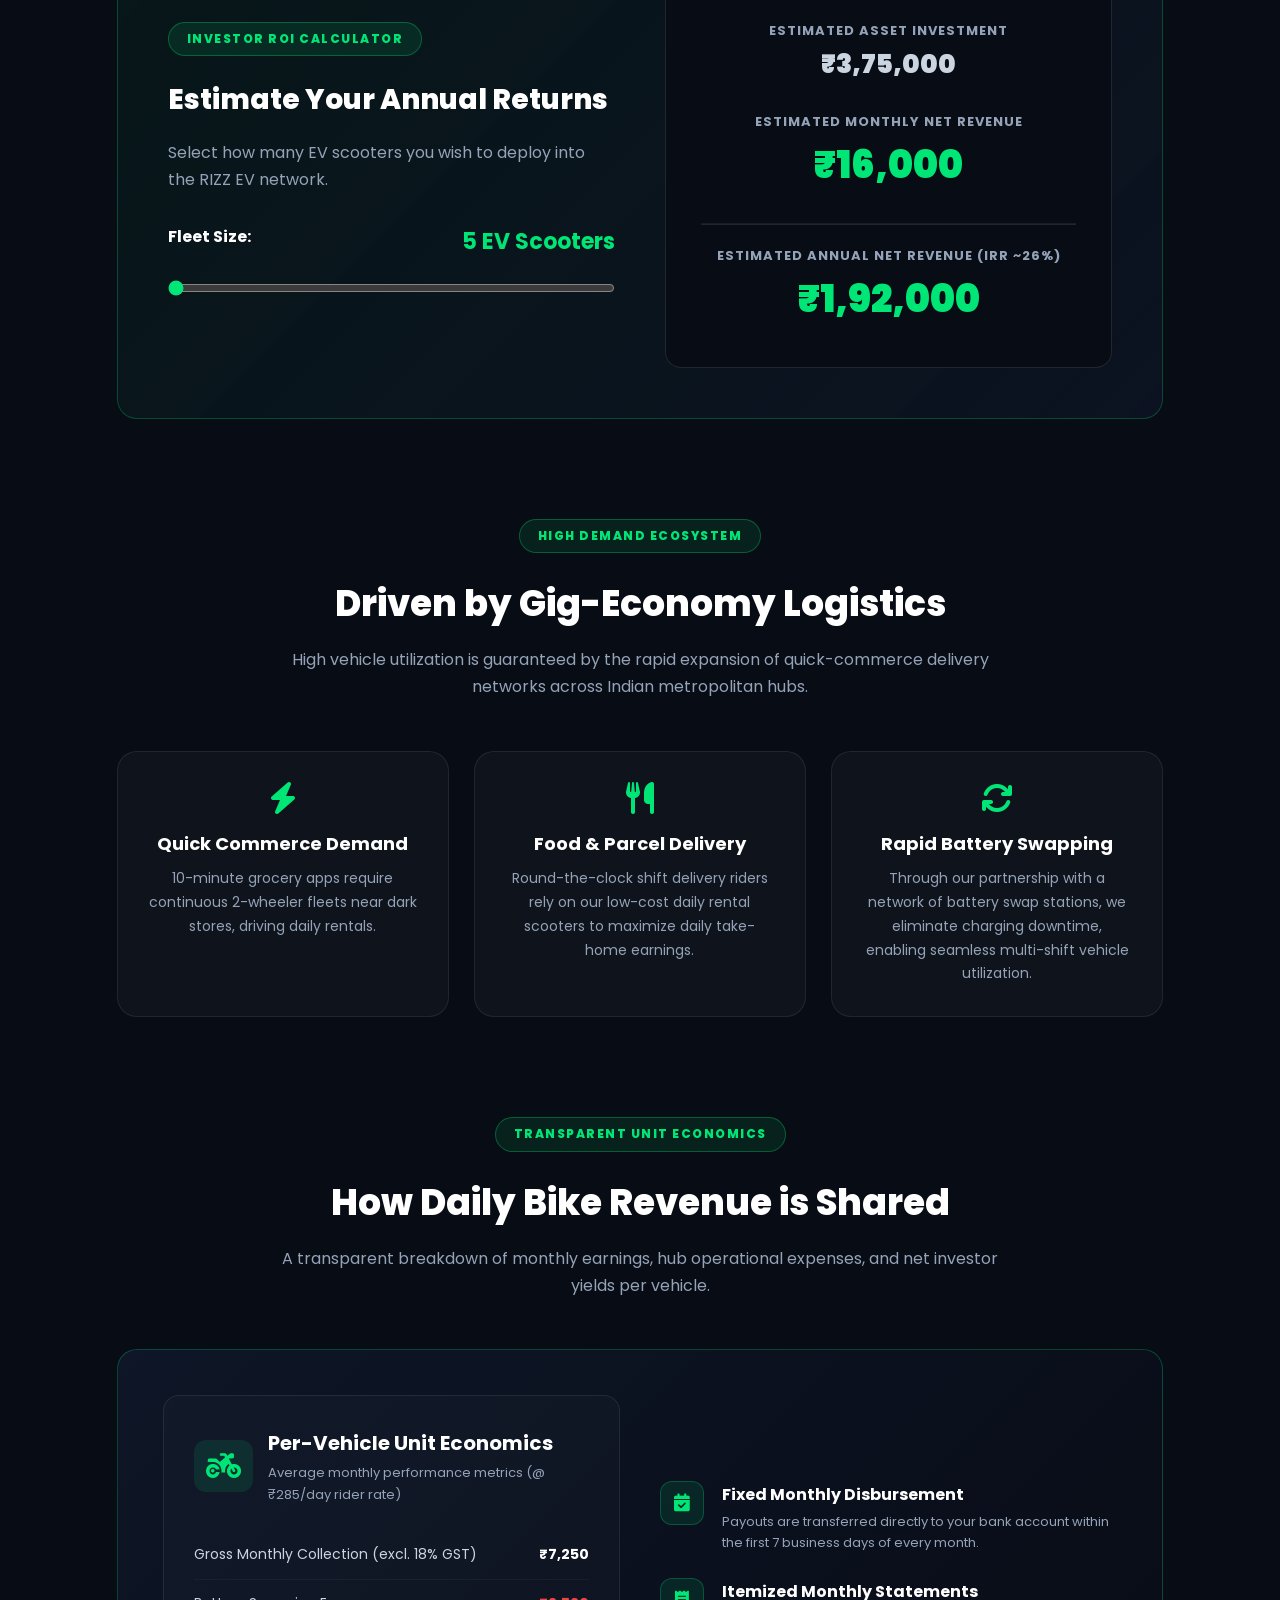
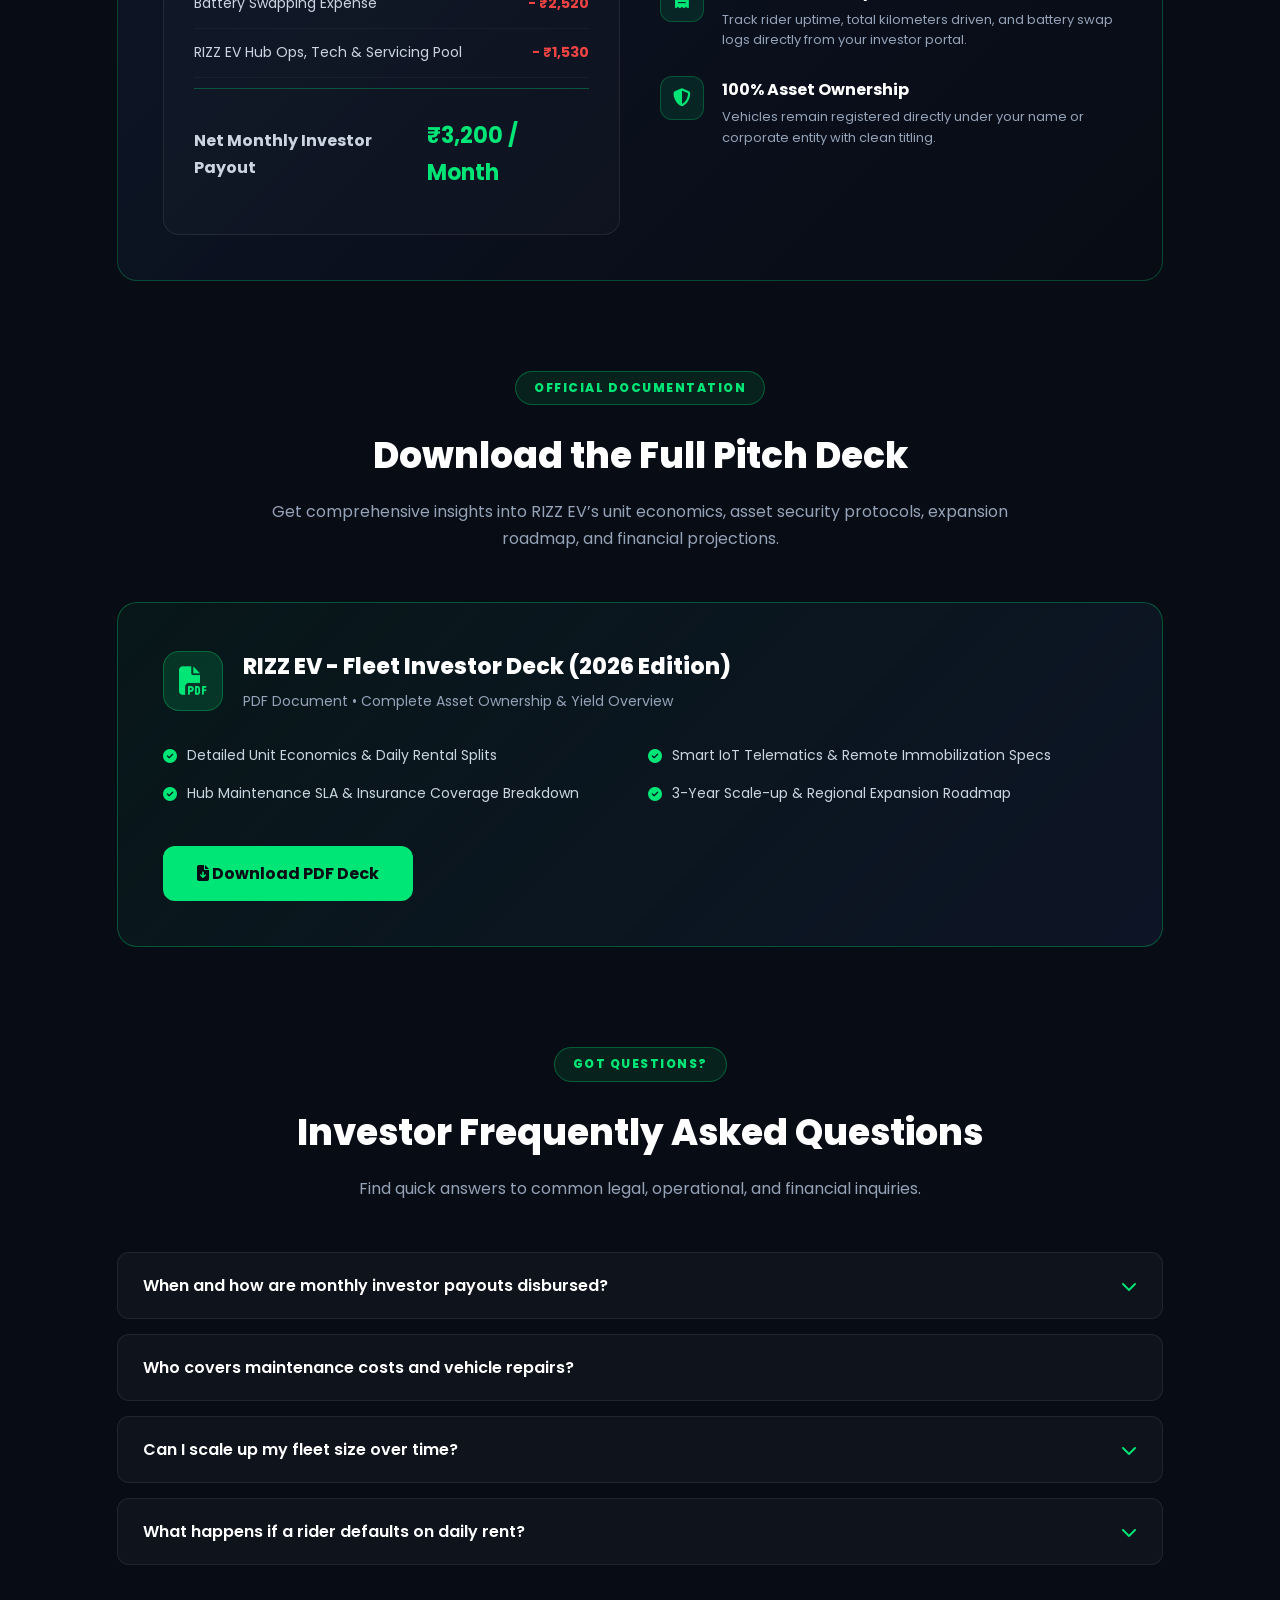
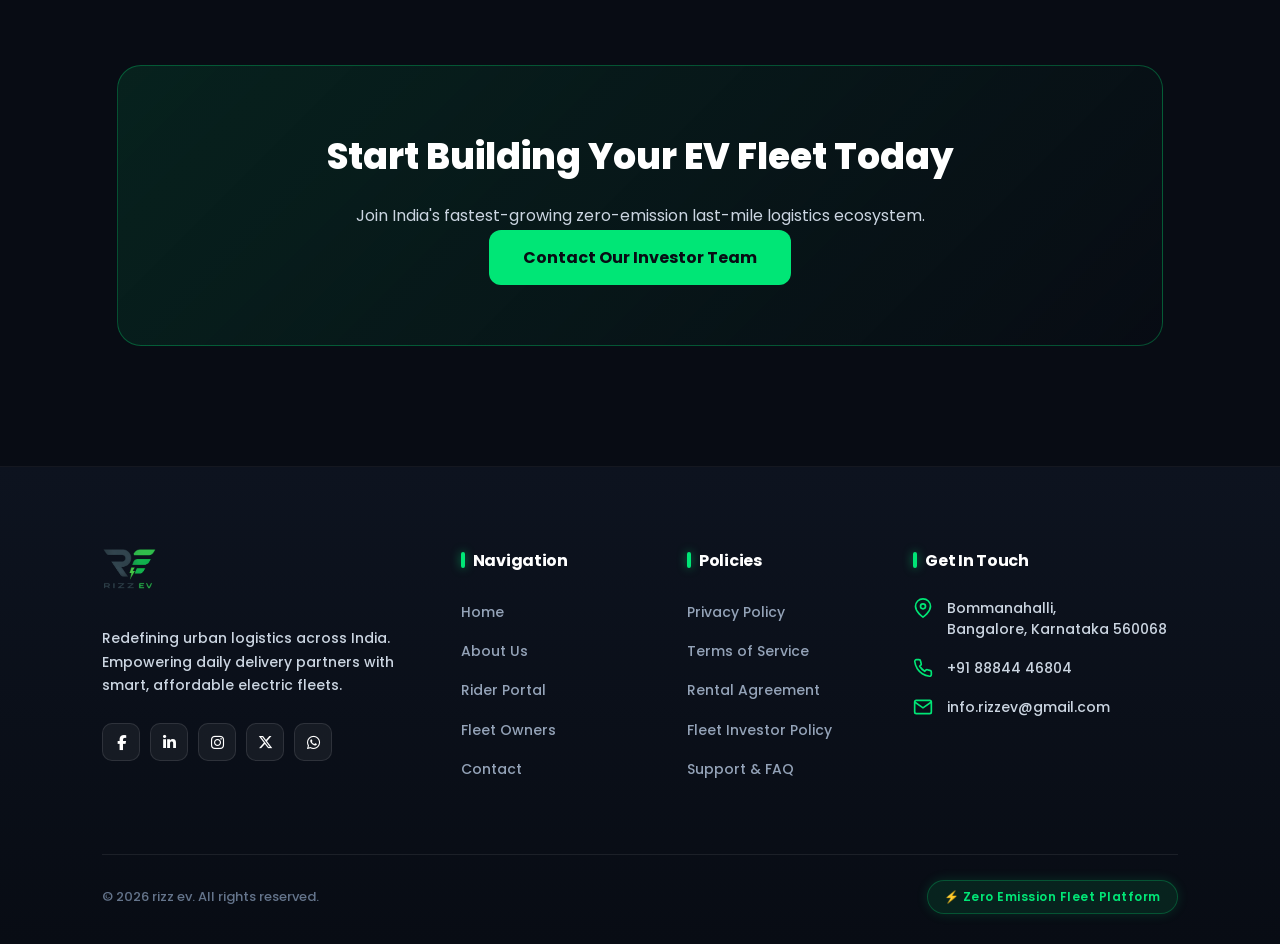
<file: investors.html>
<!DOCTYPE html>
<html lang="en">
<head>
    <meta charset="UTF-8">
    <meta name="viewport" content="width=device-width, initial-scale=1.0">
    <title>Fleet Owners & Investors | RIZZ EV - High Yield Green Logistics</title>
    <!-- FontAwesome Icons -->
    <link rel="stylesheet" href="https://cdnjs.cloudflare.com/ajax/libs/font-awesome/6.5.1/css/all.min.css">
    <!-- Google Fonts import to match index.html typography -->
<link rel="preconnect" href="https://fonts.googleapis.com">
<link rel="preconnect" href="https://fonts.gstatic.com" crossorigin>
 <link href="https://fonts.googleapis.com/css2?family=Poppins:wght@300;400;500;600;700;800&display=swap" rel="stylesheet">
<link rel="stylesheet" href="style.css">

   <style>
        /* =========================================
           RESET & CORE PAGE STYLES
        ========================================= */
        * {
            box-sizing: border-box;
            margin: 0;
            padding: 0;
        }

        body {
            background-color: #080c14;
            color: #cbd5e1;
            font-family: system-ui, -apple-system, sans-serif;
            line-height: 1.7;
            overflow-x: hidden;
        }

        

        /* =========================================
           FULL-WIDTH HERO BACKGROUND VIDEO / SECTION
        ========================================= */
        .hero-video-layout {
            position: relative;
            width: 100%;
            min-height: 100vh; /* Changed from 85vh to 100vh to fill full viewport height */
            display: flex;
            align-items: center;
            justify-content: center;
            padding: 120px 8% 60px;
            overflow: hidden;
            background: #0f172a;
            margin-bottom: 70px;
            box-sizing: border-box;
        }

        .hero-bg-video,
        .hero-video-layout video {
            position: absolute;
            top: 50%;
            left: 50%;
            min-width: 100%;
            min-height: 100%;
            width: auto;
            height: auto;
            object-fit: cover; /* Forces video to expand and cover entire container without gaps */
            transform: translate(-50%, -50%);
            z-index: 0;
        }

        .hero-video-overlay {
            position: absolute;
            top: 0;
            left: 0;
            width: 100%;
            height: 100%;
            background: linear-gradient(
                180deg, 
                rgba(8, 12, 20, 0.65) 0%, 
                rgba(8, 12, 20, 0.50) 50%, 
                rgba(8, 12, 20, 0.85) 100%
            );
            z-index: 1;
        }

        .hero-content-video {
            position: relative;
            z-index: 2;
            text-align: center;
            max-width: 900px;
            margin: 0 auto;
        }

        .hero-content-video h1 {
            color: #ffffff !important;
            font-size: 48px;
            font-weight: 800;
            line-height: 1.25;
            margin-bottom: 20px;
        }

        .hero-content-video h1 span {
            color: #00e676;
        }

        .hero-content-video p {
            color: #cbd5e1 !important;
            font-size: 18px;
            line-height: 1.7;
            max-width: 800px;
            margin: 0 auto;
        }

        .hero-actions {
            margin-top: 30px;
            display: flex;
            justify-content: center;
            gap: 20px;
        }

        .pill-badge-head {
            display: inline-block;
            background: rgba(0, 230, 118, 0.1);
            color: #00e676;
            border: 1px solid rgba(0, 230, 118, 0.3);
            padding: 6px 18px;
            border-radius: 30px;
            font-size: 12px;
            font-weight: 800;
            letter-spacing: 1.5px;
            text-transform: uppercase;
            margin-bottom: 20px;
        }

        /* =========================================
           MAIN CONTAINER & PAGE SECTIONS
        ========================================= */
        .container {
            max-width: 1200px;
            margin: 0 auto;
            padding: 0 6% 80px;
        }

        .bg-card {
            background: rgba(255, 255, 255, 0.03);
            border: 1px solid rgba(255, 255, 255, 0.08);
            border-radius: 20px;
        }

        .section-header {
            text-align: center;
            max-width: 750px;
            margin: 0 auto 50px;
        }

        .section-header h2 {
            font-size: 36px;
            color: #ffffff;
            font-weight: 800;
            margin-bottom: 12px;
        }

        .section-header p {
            color: #94a3b8;
            font-size: 16px;
        }

        /* METRICS HIGHLIGHT GRID */
        .metrics-grid {
            display: grid;
            grid-template-columns: repeat(4, 1fr);
            gap: 20px;
            margin-bottom: 90px;
        }

        .metric-card {
            padding: 30px;
            text-align: center;
            background: linear-gradient(180deg, rgba(255, 255, 255, 0.04) 0%, rgba(255, 255, 255, 0.01) 100%);
        }

        .metric-num {
            font-size: 38px;
            font-weight: 900;
            color: #00e676;
            margin-bottom: 5px;
        }

        .metric-label {
            font-size: 13px;
            color: #94a3b8;
            font-weight: 600;
            text-transform: uppercase;
            letter-spacing: 1px;
        }

        /* VALUE PROP GRID */
        .investor-grid {
            display: grid;
            grid-template-columns: repeat(3, 1fr);
            gap: 25px;
            margin-bottom: 100px;
        }

        .investor-card {
            padding: 35px;
            transition: transform 0.3s ease;
        }

        .investor-card:hover {
            transform: translateY(-5px);
        }

        .investor-icon {
            font-size: 36px;
            margin-bottom: 20px;
            color: #00e676;
        }

        .investor-card h3 {
            color: #ffffff;
            font-size: 20px;
            margin-bottom: 12px;
            font-weight: 700;
        }

        .investor-card p {
            color: #94a3b8;
            font-size: 14px;
        }

        /* STEP-BY-STEP ROADMAP */
        .roadmap-grid {
            display: grid;
            grid-template-columns: repeat(4, 1fr);
            gap: 20px;
            margin-bottom: 100px;
        }

        .roadmap-step {
            padding: 30px 25px;
            position: relative;
        }

        .step-number {
            font-size: 14px;
            font-weight: 800;
            color: #00e676;
            background: rgba(0, 230, 118, 0.1);
            border: 1px solid rgba(0, 230, 118, 0.3);
            width: 36px;
            height: 36px;
            border-radius: 50%;
            display: flex;
            align-items: center;
            justify-content: center;
            margin-bottom: 20px;
        }

        .roadmap-step h3 {
            color: #ffffff;
            font-size: 18px;
            font-weight: 700;
            margin-bottom: 10px;
        }

        .roadmap-step p {
            color: #94a3b8;
            font-size: 13px;
            line-height: 1.6;
        }

        /* ASSET SECURITY & IOT */
        .security-wrapper {
            display: grid;
            grid-template-columns: 1.2fr 0.8fr;
            gap: 40px;
            align-items: center;
            padding: 50px;
            margin-bottom: 100px;
        }

        .security-content h3 {
            font-size: 30px;
            color: #ffffff;
            font-weight: 800;
            margin-bottom: 15px;
        }

        .security-list {
            list-style: none;
            margin-top: 25px;
        }

        .security-list li {
            margin-bottom: 18px;
            display: flex;
            align-items: flex-start;
            gap: 15px;
            color: #cbd5e1;
            font-size: 15px;
        }

        .security-list li i {
            color: #00e676;
            font-size: 20px;
            margin-top: 3px;
        }

        .security-box-right {
            background: rgba(0, 230, 118, 0.04);
            border: 1px solid rgba(0, 230, 118, 0.2);
            border-radius: 20px;
            padding: 35px;
            text-align: center;
        }

        .security-box-right i {
            font-size: 54px;
            color: #00e676;
            margin-bottom: 20px;
        }

        .security-box-right h4 {
            color: #ffffff;
            font-size: 20px;
            margin-bottom: 10px;
        }

        .security-box-right p {
            color: #94a3b8;
            font-size: 14px;
        }


        

        /* ROI CALCULATOR */
        .calculator-wrapper {
            padding: 50px;
            margin-bottom: 100px;
            background: linear-gradient(135deg, rgba(0, 230, 118, 0.05) 0%, rgba(15, 23, 42, 0.6) 100%);
            border: 1px solid rgba(0, 230, 118, 0.25);
        }

        .calc-grid {
            display: grid;
            grid-template-columns: 1fr 1fr;
            gap: 50px;
            align-items: center;
        }

        .calc-controls h3 {
            font-size: 28px;
            color: #ffffff;
            margin-bottom: 15px;
            font-weight: 800;
        }

        .slider-box {
            margin: 30px 0;
        }

        .slider-label {
            display: flex;
            justify-content: space-between;
            font-weight: 700;
            margin-bottom: 12px;
            color: #ffffff;
        }

        .bike-value {
            color: #00e676;
            font-size: 22px;
        }

        input[type=range] {
            width: 100%;
            height: 8px;
            border-radius: 5px;
            background: #1e293b;
            outline: none;
            accent-color: #00e676;
        }

        .calc-results {
            background: #080c14;
            padding: 35px;
            border-radius: 16px;
            border: 1px solid rgba(255, 255, 255, 0.1);
            text-align: center;
        }

        .res-box {
            margin-bottom: 25px;
        }

        .res-box:last-child {
            margin-bottom: 0;
        }

        .res-title {
            font-size: 13px;
            text-transform: uppercase;
            color: #94a3b8;
            font-weight: 700;
            letter-spacing: 1px;
        }

        .res-amount {
            font-size: 38px;
            font-weight: 900;
            color: #00e676;
        }

        /* DEMAND LOGISTICS ECOSYSTEM */
        .ecosystem-grid {
            display: grid;
            grid-template-columns: repeat(3, 1fr);
            gap: 25px;
            margin-bottom: 100px;
        }

        .eco-card {
            padding: 30px;
            text-align: center;
        }

        .eco-card i {
            font-size: 32px;
            color: #00e676;
            margin-bottom: 15px;
        }

        .eco-card h3 {
            color: #ffffff;
            font-size: 18px;
            margin-bottom: 8px;
        }

        .eco-card p {
            color: #94a3b8;
            font-size: 14px;
        }

        /* PARTNERSHIP MODELS */
        .plans-grid {
            display: grid;
            grid-template-columns: repeat(2, 1fr);
            gap: 30px;
            margin-bottom: 100px;
        }

        .plan-card {
            padding: 40px;
            position: relative;
            display: flex;
            flex-direction: column;
            justify-content: space-between;
        }

        .plan-card.featured {
            border: 1px solid #00e676;
            background: linear-gradient(180deg, rgba(0, 230, 118, 0.06) 0%, rgba(255, 255, 255, 0.02) 100%);
        }

        .plan-badge {
            position: absolute;
            top: -12px;
            right: 30px;
            background: #00e676;
            color: #080c14;
            font-size: 11px;
            font-weight: 800;
            padding: 4px 14px;
            border-radius: 20px;
            text-transform: uppercase;
        }

        .plan-card h3 {
            font-size: 24px;
            color: #ffffff;
            margin-bottom: 10px;
            font-weight: 800;
        }

        .plan-price {
            font-size: 32px;
            font-weight: 900;
            color: #00e676;
            margin-bottom: 20px;
        }

        .plan-features {
            list-style: none;
            margin-bottom: 30px;
        }

        .plan-features li {
            margin-bottom: 12px;
            font-size: 14px;
            display: flex;
            align-items: center;
            gap: 10px;
            color: #cbd5e1;
        }

        .plan-features li i {
            color: #00e676;
        }


        /* =========================================
   UNIT ECONOMICS & REVENUE SPLIT CARD
========================================= */
.unit-economics-wrapper {
    padding: 45px;
    border: 1px solid rgba(0, 230, 118, 0.25);
    background: linear-gradient(135deg, rgba(15, 23, 42, 0.9) 0%, rgba(8, 12, 20, 0.95) 100%);
}

.unit-grid {
    display: grid;
    grid-template-columns: 1fr 1fr;
    gap: 40px;
    align-items: center;
}

.unit-box {
    background: rgba(255, 255, 255, 0.02);
    border: 1px solid rgba(255, 255, 255, 0.08);
    border-radius: 16px;
    padding: 30px;
}

.unit-box-header {
    display: flex;
    align-items: center;
    gap: 15px;
    margin-bottom: 25px;
}

.unit-box-header i {
    font-size: 28px;
    color: #00e676;
    background: rgba(0, 230, 118, 0.1);
    padding: 12px;
    border-radius: 12px;
}

.unit-box-header h3 {
    color: #ffffff;
    font-size: 20px;
    margin-bottom: 2px;
}

.unit-box-header p {
    color: #94a3b8;
    font-size: 13px;
}

.unit-line-item {
    display: flex;
    justify-content: space-between;
    align-items: center;
    padding: 12px 0;
    font-size: 14px;
    color: #cbd5e1;
    border-bottom: 1px solid rgba(255, 255, 255, 0.04);
}

.unit-line-item.highlight {
    border-bottom: none;
    padding-top: 18px;
    font-size: 16px;
    font-weight: 700;
}

.unit-divider {
    height: 1px;
    background: rgba(0, 230, 118, 0.3);
    margin: 10px 0;
}

.text-white { color: #ffffff; }
.text-red { color: #ef4444; }
.text-green { color: #00e676; font-size: 22px; }

.unit-box-highlights {
    display: flex;
    flex-direction: column;
    gap: 25px;
}

.eco-feature {
    display: flex;
    align-items: flex-start;
    gap: 18px;
}

.eco-icon {
    width: 44px;
    height: 44px;
    background: rgba(0, 230, 118, 0.1);
    border: 1px solid rgba(0, 230, 118, 0.25);
    border-radius: 12px;
    display: flex;
    align-items: center;
    justify-content: center;
    color: #00e676;
    font-size: 18px;
    flex-shrink: 0;
}

.eco-feature h4 {
    color: #ffffff;
    font-size: 16px;
    font-weight: 700;
    margin-bottom: 4px;
}

.eco-feature p {
    color: #94a3b8;
    font-size: 13px;
    line-height: 1.6;
}

@media (max-width: 992px) {
    .unit-grid {
        grid-template-columns: 1fr;
    }
}

        /* =========================================
   FEATURED INVESTOR DECK DOWNLOAD CARD
========================================= */
.deck-download-card {
    padding: 45px;
    margin-bottom: 100px;
    border: 1px solid rgba(0, 230, 118, 0.3);
    background: linear-gradient(135deg, rgba(0, 230, 118, 0.05) 0%, rgba(15, 23, 42, 0.8) 100%);
    display: flex;
    flex-direction: column;
    gap: 30px;
}

.deck-info {
    display: flex;
    align-items: center;
    gap: 20px;
}

.deck-icon {
    width: 60px;
    height: 60px;
    background: rgba(0, 230, 118, 0.15);
    border: 1px solid rgba(0, 230, 118, 0.3);
    border-radius: 16px;
    display: flex;
    align-items: center;
    justify-content: center;
    font-size: 28px;
    color: #00e676;
    flex-shrink: 0;
}

.deck-info h3 {
    color: #ffffff;
    font-size: 22px;
    font-weight: 800;
    margin-bottom: 4px;
}

.deck-info p {
    color: #94a3b8;
    font-size: 14px;
}

.deck-highlights ul {
    display: grid;
    grid-template-columns: repeat(2, 1fr);
    gap: 15px;
    list-style: none;
    padding: 0;
}

.deck-highlights ul li {
    color: #cbd5e1;
    font-size: 14px;
    display: flex;
    align-items: center;
    gap: 10px;
}

.deck-highlights ul li i {
    color: #00e676;
}

.deck-action {
    display: flex;
    align-items: center;
    justify-content: flex-start;
    padding-top: 10px;
}

@media (max-width: 768px) {
    .deck-highlights ul {
        grid-template-columns: 1fr;
    }
}

        /* INVESTOR FAQ ACCORDION */
        .faq-wrapper {
            margin-bottom: 100px;
        }

        .faq-item {
            background: rgba(255, 255, 255, 0.03);
            border: 1px solid rgba(255, 255, 255, 0.08);
            border-radius: 12px;
            margin-bottom: 15px;
            overflow: hidden;
        }

        .faq-question {
            width: 100%;
            background: none;
            border: none;
            outline: none;
            padding: 20px 25px;
            text-align: left;
            color: #ffffff;
            font-size: 16px;
            font-weight: 600;
            display: flex;
            justify-content: space-between;
            align-items: center;
            cursor: pointer;
        }

        .faq-question i {
            color: #00e676;
            transition: transform 0.3s ease;
        }

        .faq-answer {
            max-height: 0;
            overflow: hidden;
            transition: max-height 0.3s ease, padding 0.3s ease;
            padding: 0 25px;
            color: #94a3b8;
            font-size: 14px;
            line-height: 1.7;
        }

        .faq-item.active .faq-answer {
            max-height: 300px;
            padding: 0 25px 20px 25px;
        }

        .faq-item.active .faq-question i {
            transform: rotate(180deg);
        }

        /* CTA BANNER */
        .cta-card {
            text-align: center;
            padding: 60px 40px;
            background: linear-gradient(135deg, rgba(0, 230, 118, 0.1) 0%, rgba(8, 12, 20, 0.95) 100%);
            border: 1px solid rgba(0, 230, 118, 0.3);
            border-radius: 24px;
            margin-bottom: 40px;
        }

        .cta-card h2 {
            font-size: 36px;
            color: #ffffff;
            margin-bottom: 15px;
            font-weight: 800;
        }

        .btn-green-cta {
            background: #00e676;
            color: #080c14;
            padding: 14px 34px;
            border-radius: 12px;
            font-weight: 700;
            text-decoration: none;
            display: inline-block;
            transition: all 0.3s ease;
        }

        .btn-green-cta:hover {
            background: #00c853;
            transform: translateY(-2px);
        }

         /* =========================================
           RIZZ EV CUSTOM FOOTER STYLES
        ========================================= */
        .rizz-footer {
            background: linear-gradient(180deg, #0d131f 0%, #080c14 100%);
            color: #94a3b8;
            padding: 80px 8% 30px;
            font-family: system-ui, -apple-system, sans-serif;
            border-top: 1px solid rgba(255, 255, 255, 0.05);
        }

        .rizz-footer-wrapper {
            max-width: 1200px;
            margin: 0 auto;
            display: grid;
            grid-template-columns: 1.4fr 0.8fr 0.8fr 1.2fr;
            gap: 50px;
            padding-bottom: 60px;
        }

        .rizz-brand {
            display: inline-flex;
            align-items: center;
            gap: 8px;
            text-decoration: none;
            margin-bottom: 20px;
        }

        .rizz-manifesto {
            font-size: 14px;
            line-height: 1.7;
            color: #cbd5e1;
            margin-bottom: 25px;
            max-width: 310px;
        }

        .rizz-social-row {
            display: flex;
            gap: 10px;
            flex-wrap: wrap;
        }

        .social-btn {
            width: 38px;
            height: 38px;
            border-radius: 10px;
            background: rgba(255, 255, 255, 0.05);
            border: 1px solid rgba(255, 255, 255, 0.1);
            color: #ffffff;
            display: flex;
            align-items: center;
            justify-content: center;
            text-decoration: none;
            transition: all 0.3s ease;
        }

        .social-btn:hover {
            background: #00e676;
            color: #080c14;
            transform: translateY(-3px);
        }

        .col-title {
            color: #ffffff;
            font-size: 16px;
            font-weight: 700;
            margin-bottom: 24px;
            position: relative;
            padding-left: 12px;
        }

        .col-title::before {
            content: '';
            position: absolute;
            left: 0;
            top: 50%;
            transform: translateY(-50%);
            width: 4px;
            height: 16px;
            background: #00e676;
            border-radius: 2px;
        }

        .rizz-nav-list {
            list-style: none;
            padding: 0;
            margin: 0;
        }

        .rizz-nav-list li {
            margin-bottom: 12px;
        }

        .rizz-nav-list a {
            color: #94a3b8;
            text-decoration: none;
            font-size: 14px;
            transition: all 0.2s ease;
            display: inline-block;
        }

        .rizz-nav-list a:hover {
            color: #00e676;
            transform: translateX(5px);
        }

        .contact-card {
            display: flex;
            flex-direction: column;
            gap: 18px;
        }

        .contact-item {
            display: flex;
            align-items: flex-start;
            gap: 14px;
            font-size: 14px;
            line-height: 1.5;
            color: #cbd5e1;
        }

        .contact-item a {
            color: #cbd5e1;
            text-decoration: none;
            transition: color 0.2s ease;
        }

        .contact-item a:hover {
            color: #00e676;
        }

        .rizz-footer-bottom {
            max-width: 1200px;
            margin: 0 auto;
            border-top: 1px solid rgba(255, 255, 255, 0.08);
            padding-top: 25px;
            display: flex;
            justify-content: space-between;
            align-items: center;
            font-size: 13px;
            color: #64748b;
        }

        .pill-badge {
            background: rgba(0, 230, 118, 0.1);
            border: 1px solid rgba(0, 230, 118, 0.25);
            color: #00e676;
            padding: 6px 16px;
            border-radius: 30px;
            font-size: 12px;
            font-weight: 600;
        }

        .footer-logo-img {
            height: 45px;
            width: auto;
            object-fit: contain;
            margin-bottom: 15px;
            display: block;
        }

        /* RESPONSIVE BREAKPOINTS */
        @media (max-width: 992px) {
            .hero-video-layout { min-height: 70vh; padding-top: 120px; }
            .hero-content-video h1 { font-size: 36px; }
            .benefits-grid, .calc-grid, .process-grid, .testimonials-grid { grid-template-columns: 1fr; }
            .rizz-footer-wrapper { grid-template-columns: 1fr 1fr; gap: 40px; }
        }

       

        @media (max-width: 600px) {
            .rizz-footer-wrapper { grid-template-columns: 1fr; }
            .rizz-footer-bottom { flex-direction: column; gap: 15px; text-align: center; }
        }

        

/* --- ADD THE NEW CODE BELOW YOUR EXISTING CODE --- */
        @media (max-width: 992px) {
            .metrics-grid, 
            .roadmap-grid, 
            .investor-grid, 
            .ecosystem-grid {
                grid-template-columns: repeat(2, 1fr);
                gap: 15px;
            }

            .security-wrapper,
            .calc-grid,
            .unit-grid,
            .plans-grid {
                grid-template-columns: 1fr;
                gap: 30px;
            }
        }

        @media (max-width: 768px) {
            .metrics-grid, 
            .roadmap-grid, 
            .investor-grid, 
            .ecosystem-grid,
            .plans-grid {
                grid-template-columns: 1fr;
            }

            .hero-content-video h1 {
                font-size: 40px;
            }

            .section-header h2 {
                font-size: 28px;
            }

            .container {
                padding: 0 4% 60px;
            }

            .security-wrapper,
            .calculator-wrapper,
            .unit-economics-wrapper,
            .deck-download-card,
            .cta-card {
                padding: 25px 20px;
            }

            .hero-video-layout { min-height: 80vh; padding-top: 120px; }

            

            .hero-actions {
                flex-direction: column;
                gap: 12px;
            }

            .hero-actions a {
                width: 100%;
                text-align: center;
            }

            .deck-info {
                flex-direction: column;
                align-items: flex-start;
                gap: 15px;
            }

            .deck-highlights ul {
                grid-template-columns: 1fr;
            }
        }
        
/* =========================================
   GLOBAL HAMBURGER & MOBILE NAVBAR STYLES
   ========================================= */

@media (max-width: 768px) {
  .navbar {
    height: auto !important;
    padding: 12px 18px !important;
    flex-direction: row !important;
    flex-wrap: wrap !important;
    justify-content: space-between !important;
    align-items: center !important;
  }


/* Style the 3-line Hamburger Button */
.hamburger-btn {
    display: flex !important;
    flex-direction: column;
    justify-content: space-between;
    width: 28px;
    height: 20px;
    background: transparent;
    border: none;
    cursor: pointer;
    padding: 0;
    z-index: 1000;
  }

.hamburger-btn span {
    display: block;
    width: 100%;
    height: 3px;
    background-color: #00c853;
    border-radius: 2px;
    transition: all 0.3s ease;
  }


/* Mobile Screen Breakpoint Rules */
@media (min-width: 769px) {
  .hamburger-btn {
    display: none !important;
  }
}

  /* FORCE hide navigation links by default on mobile */
  nav ul, .nav-links {
    display: none !important;
    flex-direction: column !important;
    width: 100% !important;
    background: #ffffff;
    position: absolute;
    top: 100%;
    left: 0;
    padding: 20px 0;
    box-shadow: 0 15px 30px rgba(0,0,0,0.1);
    border-radius: 0 0 20px 20px;
    list-style: none;
    text-align: center;
    z-index: 999;
  }

  /* When JavaScript adds .active class, show the menu */
  .nav-links.active {
    display: flex !important;
  }

  nav ul li {
    margin: 10px 0;
  }

  nav ul li a {
    font-size: 16px !important;
    color: #0f172a !important;
    font-weight: 600;
  }

  .nav-right {
    display: none; 
  }
}

 

    </style>

</head>
<body>

    <!-- NAVBAR -->
  <!-- NAVBAR -->
<header class="navbar">
    <a href="index.html#home" class="logo">
        <img src="images/logo.png" alt="RIZZ EV Logo">
    </a>

    <nav>
        <!-- Mobile Menu Toggle Button -->
        <button class="hamburger-btn" id="hamburgerBtn" aria-label="Toggle navigation">
            <span></span>
            <span></span>
            <span></span>
        </button>

        <ul class="nav-links" id="navMenu">
            <li><a href="index.html#home">Home</a></li>
            <li><a href="about.html">About Us</a></li>
            <li><a href="riders.html">Rider Portal</a></li>
            <li><a href="investors.html">Fleet Owners</a></li>
            <li><a href="contact.html">Contact</a></li>
        </ul>
    </nav>

    <div class="nav-right">
            <a href="contact.html" class="btn-primary">Become Partner</a>
        </div>
    </header>

    <!-- FULL-WIDTH HERO SECTION WITH BACKGROUND VIDEO -->
    <section class="hero-video-layout">
        <video autoplay loop muted playsinline class="hero-bg-video">
            <source src="videos/fleet.mp4" type="video/mp4">
            Your browser does not support the video tag.
        </video>

        <div class="hero-video-overlay"></div>

        <div class="hero-content-video">
            <span class="pill-badge-head">💼 FLEET INVESTMENT PORTAL</span>
            <h1>Own EV Fleets. Earn <span>51%+ Annualized Cash Yields.</span></h1>
            <p>Deploy high-utilization commercial electric scooters into India's booming hyper-local delivery ecosystem with 100% managed ops and IoT tracking.</p>
            <div class="hero-actions">
                <a href="#roi-calculator" class="btn-green-cta">Calculate Returns</a>
            </div>
        </div>
    </section>

    <!-- MAIN PAGE CONTAINER -->
    <div class="container">
        
        <!-- METRICS ROW -->
        <div class="metrics-grid">
            <div class="metric-card bg-card">
                <div class="metric-num">95%+</div>
                <div class="metric-label">Fleet Utilization</div>
            </div>
            <div class="metric-card bg-card">
                <div class="metric-num">₹3,200+</div>
                <div class="metric-label">Avg Rental / Bike / Mo</div>
            </div>
            <div class="metric-card bg-card">
                <div class="metric-num">100%</div>
                <div class="metric-label">IoT Telematics Tracked</div>
            </div>
            <div class="metric-card bg-card">
                <div class="metric-num">24-30%</div>
                <div class="metric-label">Projected IRR</div>
            </div>
        </div>

        <!-- VALUE PROPOSITION -->
        <div class="section-header">
            <span class="pill-badge-head">MANAGED ASSET MODEL</span>
            <h2>Why Invest in RIZZ EV Fleets?</h2>
            <p>We handle rider onboarding, daily collections, battery swaps, and vehicle servicing while you earn monthly payouts.</p>
        </div>

        <div class="investor-grid">
            <div class="investor-card bg-card">
                <div class="investor-icon"><i class="fas fa-chart-line"></i></div>
                <h3>Consistent Monthly Cashflow</h3>
                <p>Guaranteed rider demand from major delivery partners (Blinkit, Zomato, Swiggy) ensures predictable recurring revenue.</p>
            </div>

            <div class="investor-card bg-card">
                <div class="investor-icon"><i class="fas fa-shield-alt"></i></div>
                <h3>Full Asset Security</h3>
                <p>Every scooter is outfitted with smart GPS, remote engine kill-switches, and automated geofencing technology.</p>
            </div>

            <div class="investor-card bg-card">
                <div class="investor-icon"><i class="fas fa-tools"></i></div>
                <h3>End-to-End Operations</h3>
                <p>Zero operational hassle for you. Our dedicated hub technicians handle maintenance, battery health, and repairs.</p>
            </div>
        </div>

        <!-- NEW SECTION 1: INVESTOR ROADMAP -->
        <div class="section-header">
            <span class="pill-badge-head">SIMPLE ONBOARDING</span>
            <h2>4 Steps to Start Earning</h2>
            <p>A transparent, streamlined process to deploy your vehicles and receive monthly payouts.</p>
        </div>

        <div class="roadmap-grid">
            <div class="roadmap-step bg-card">
                <div class="step-number">01</div>
                <h3>Agreement & Purchase</h3>
                <p>Select your fleet size and complete legal ownership agreements for your commercial EV assets.</p>
            </div>
            <div class="roadmap-step bg-card">
                <div class="step-number">02</div>
                <h3>IoT Onboarding</h3>
                <p>Vehicles are equipped with RIZZ EV telematics, GPS immobilizers, and assigned to a regional hub.</p>
            </div>
            <div class="roadmap-step bg-card">
                <div class="step-number">03</div>
                <h3>Rider Allocation</h3>
                <p>We assign verified, KYC-checked delivery riders actively earning on top delivery platforms.</p>
            </div>
            <div class="roadmap-step bg-card">
                <div class="step-number">04</div>
                <h3>Monthly Payouts</h3>
                <p>Receive recurring yield settlements directly into your bank account during the first week of every month.</p>
            </div>
        </div>

        <!-- NEW SECTION 2: ASSET PROTECTION & TELEMATICS -->
        <div class="security-wrapper bg-card">
            <div class="security-content">
                <span class="pill-badge-head">24/7 ASSET SECURITY</span>
                <h3>Advanced Telematics & Anti-Theft Protection</h3>
                <p style="color: #94a3b8;">Your capital investment is guarded around the clock by proprietary smart IoT hardware integrated into every scooter frame.</p>
                
                <ul class="security-list">
                    <li>
                        <i class="fas fa-satellite-dish"></i>
                        <div><strong>Live GPS Geofencing:</strong> Automated alerts trigger if a vehicle moves outside approved operational delivery zones.</div>
                    </li>
                    <li>
                        <i class="fas fa-power-off"></i>
                        <div><strong>Remote Engine Kill-Switch:</strong> Instant vehicle immobilization in case of unapproved usage or payment defaults.</div>
                    </li>
                    <li>
                        <i class="fas fa-car-crash"></i>
                        <div><strong>Collision & Tamper Sensors:</strong> Real-time impact detection and battery compartment tamper notifications.</div>
                    </li>
                </ul>
            </div>

            <div class="security-box-right">
                <i class="fas fa-shield-virus"></i>
                <h4>Zero Capital Exposure</h4>
                <p>Comprehensive insurance coverage combined with rider security deposits protects against unexpected damage costs.</p>
            </div>
        </div>


        <!-- ROI CALCULATOR -->
        <section class="calculator-wrapper bg-card" id="roi-calculator">
            <div class="calc-grid">
                <div class="calc-controls">
                    <span class="pill-badge-head">INVESTOR ROI CALCULATOR</span>
                    <h3>Estimate Your Annual Returns</h3>
                    <p style="color: #94a3b8;">Select how many EV scooters you wish to deploy into the RIZZ EV network.</p>

                    <div class="slider-box">
                        <div class="slider-label">
                            <span>Fleet Size:</span>
                            <span class="bike-value"><span id="bikeText">5</span> EV Scooters</span>
                        </div>
                        <input type="range" id="bikeSlider" min="5" max="100" value="5" step="1">
                    </div>
                </div>

                <div class="calc-results">
                    <div class="res-box">
                        <div class="res-title">Estimated Asset Investment</div>
                        <div class="res-amount" style="color: #cbd5e1; font-size: 26px;" id="totalInvest">₹4,25,000</div>
                    </div>
                    <div class="res-box">
                        <div class="res-title">Estimated Monthly Net Revenue</div>
                        <div class="res-amount" id="monthlyPayout">₹16,000</div>
                    </div>
                    <hr style="border-color: rgba(255,255,255,0.1); margin: 20px 0;">
                    <div class="res-box">
                        <div class="res-title">Estimated Annual Net Revenue (IRR ~26%)</div>
                        <div class="res-amount" id="annualPayout">₹1,92,000</div>
                    </div>
                </div>
            </div>
        </section>

        <!-- NEW SECTION 3: DEMAND & PLATFORM ECOSYSTEM -->
        <div class="section-header">
            <span class="pill-badge-head">HIGH DEMAND ECOSYSTEM</span>
            <h2>Driven by Gig-Economy Logistics</h2>
            <p>High vehicle utilization is guaranteed by the rapid expansion of quick-commerce delivery networks across Indian metropolitan hubs.</p>
        </div>

        <div class="ecosystem-grid">
            <div class="eco-card bg-card">
                <i class="fas fa-bolt"></i>
                <h3>Quick Commerce Demand</h3>
                <p>10-minute grocery apps require continuous 2-wheeler fleets near dark stores, driving daily rentals.</p>
            </div>
            <div class="eco-card bg-card">
                <i class="fas fa-utensils"></i>
                <h3>Food & Parcel Delivery</h3>
                <p>Round-the-clock shift delivery riders rely on our low-cost daily rental scooters to maximize daily take-home earnings.</p>
            </div>
            <div class="eco-card bg-card">
                <i class="fas fa-sync"></i>
                <h3>Rapid Battery Swapping</h3>
                <p>Through our partnership with a network of battery swap stations, we eliminate charging downtime, enabling seamless multi-shift vehicle utilization.</p>
            </div>
        </div>

      <!-- REVENUE SPLIT & UNIT ECONOMICS SECTION -->
<div class="section-header" style="margin-top: 40px;">
    <span class="pill-badge-head">TRANSPARENT UNIT ECONOMICS</span>
    <h2>How Daily Bike Revenue is Shared</h2>
    <p>A transparent breakdown of monthly earnings, hub operational expenses, and net investor yields per vehicle.</p>
</div>

<div class="unit-economics-wrapper bg-card" style="margin-bottom: 90px; clear: both;">
    <div class="unit-grid">
        <!-- LEFT: PER-BIKE MONTHLY BREAKDOWN -->
       <div class="unit-box">
    <div class="unit-box-header">
        <i class="fas fa-motorcycle"></i>
        <div>
            <h3>Per-Vehicle Unit Economics</h3>
            <p>Average monthly performance metrics (@ ₹285/day rider rate)</p>
        </div>
    </div>

    <div class="unit-line-item">
        <span>Gross Monthly Collection (excl. 18% GST)</span>
        <strong class="text-white">₹7,250</strong>
    </div>
    <div class="unit-line-item">
        <span>Battery Swapping Expense </span>
        <strong class="text-red">- ₹2,520</strong>
    </div>
    <div class="unit-line-item">
        <span>RIZZ EV Hub Ops, Tech &amp; Servicing Pool</span>
        <strong class="text-red">- ₹1,530</strong>
    </div>
    
    <div class="unit-divider"></div>

    <div class="unit-line-item highlight">
        <span>Net Monthly Investor Payout</span>
        <strong class="text-green">₹3,200 / Month</strong>
    </div>
</div>

        <!-- RIGHT: KEY FINANCIAL HIGHLIGHTS -->
        <div class="unit-box-highlights">
            <div class="eco-feature">
                <div class="eco-icon"><i class="fas fa-calendar-check"></i></div>
                <div>
                    <h4>Fixed Monthly Disbursement</h4>
                    <p>Payouts are transferred directly to your bank account within the first 7 business days of every month.</p>
                </div>
            </div>

            <div class="eco-feature">
                <div class="eco-icon"><i class="fas fa-receipt"></i></div>
                <div>
                    <h4>Itemized Monthly Statements</h4>
                    <p>Track rider uptime, total kilometers driven, and battery swap logs directly from your investor portal.</p>
                </div>
            </div>

            <div class="eco-feature">
                <div class="eco-icon"><i class="fas fa-shield-alt"></i></div>
                <div>
                    <h4>100% Asset Ownership</h4>
                    <p>Vehicles remain registered directly under your name or corporate entity with clean titling.</p>
                </div>
            </div>
        </div>
    </div>
</div>

<!-- FEATURED INVESTOR DECK DOWNLOAD SECTION -->
<div class="section-header" style="margin-top: 40px;">
    <span class="pill-badge-head">OFFICIAL DOCUMENTATION</span>
    <h2>Download the Full Pitch Deck</h2>
    <p>Get comprehensive insights into RIZZ EV’s unit economics, asset security protocols, expansion roadmap, and financial projections.</p>
</div>

<div class="deck-download-card bg-card" style="margin-bottom: 100px;">
    <div class="deck-info">
        <div class="deck-icon">
            <i class="fas fa-file-pdf"></i>
        </div>
        <div>
            <h3>RIZZ EV - Fleet Investor Deck (2026 Edition)</h3>
            <p>PDF Document • Complete Asset Ownership & Yield Overview</p>
        </div>
    </div>

    <div class="deck-highlights">
        <ul>
            <li><i class="fas fa-check-circle"></i> Detailed Unit Economics & Daily Rental Splits</li>
            <li><i class="fas fa-check-circle"></i> Smart IoT Telematics & Remote Immobilization Specs</li>
            <li><i class="fas fa-check-circle"></i> Hub Maintenance SLA & Insurance Coverage Breakdown</li>
            <li><i class="fas fa-check-circle"></i> 3-Year Scale-up & Regional Expansion Roadmap</li>
        </ul>
    </div>

    <div class="deck-action">
        <a href="assets/RIZZ_EV_Investor_Deck.pdf" download="RIZZ_EV_Investor_Deck.pdf" class="btn-green-cta">
            <i class="fas fa-file-download"></i> Download PDF Deck
        </a>
    </div>
</div>

        <!-- NEW SECTION 4: INVESTOR FAQ ACCORDION -->
        <div class="section-header">
            <span class="pill-badge-head">GOT QUESTIONS?</span>
            <h2>Investor Frequently Asked Questions</h2>
            <p>Find quick answers to common legal, operational, and financial inquiries.</p>
        </div>

        <div class="faq-wrapper">
            <div class="faq-item">
                <button class="faq-question">
                    <span>When and how are monthly investor payouts disbursed?</span>
                    <i class="fas fa-chevron-down"></i>
                </button>
                <div class="faq-answer">
                    Payouts are calculated at the end of each calendar month based on active rider rental days and transferred directly to your registered bank account within the first 7 business days of the following month.
                </div>
            </div>

            <div class="faq-item">
                <button class="faq-question">
                    <span>Who covers maintenance costs and vehicle repairs?</span>
                </i class="fas fa-chevron-down"></i>
                </button>
                <div class="faq-answer">
                    Routine wear-and-tear servicing, battery swaps, and hub maintenance are completely managed by RIZZ EV hub technicians. Accidental damages caused by rider negligence are covered via rider onboarding security deposits or insurance.
                </div>
            </div>

            <div class="faq-item">
                <button class="faq-question">
                    <span>Can I scale up my fleet size over time?</span>
                    <i class="fas fa-chevron-down"></i>
                </button>
                <div class="faq-answer">
                    Yes! Many investors start with 1 to 5 vehicles and expand their fleet size as they see consistent monthly cashflows. You can attach new vehicles to your investor account at any time.
                </div>
            </div>

            <div class="faq-item">
                <button class="faq-question">
                    <span>What happens if a rider defaults on daily rent?</span>
                    <i class="fas fa-chevron-down"></i>
                </button>
                <div class="faq-answer">
                    Our IoT telematics system automatically immobilizes the scooter remote engine kill-switch upon rent default. Our field recovery team retrieves the vehicle and re-assigns it to an active rider on our waiting list.
                </div>
            </div>
        </div>

        <!-- CTA BANNER -->
        <section class="cta-card" id="partner-form">
            <h2>Start Building Your EV Fleet Today</h2>
            <p>Join India's fastest-growing zero-emission last-mile logistics ecosystem.</p>
            <a href="contact.html" class="btn-green-cta">Contact Our Investor Team</a>
        </section>

    </div>

    <!-- FOOTER -->
    <footer class="rizz-footer">
        <div class="rizz-footer-wrapper">
            
            <div class="rizz-f-col brand-col">
                <a href="index.html#home" class="rizz-brand">
                    <img src="images/logo.png" alt="rizz ev Logo" class="footer-logo-img">
                </a>
                <p class="rizz-manifesto">
                    Redefining urban logistics across India. Empowering daily delivery partners with smart, affordable electric fleets.
                </p>
                <div class="rizz-social-row">
                    <a href="https://www.facebook.com/yourpage" target="_blank" rel="noopener noreferrer" class="social-btn" aria-label="Facebook"><i class="fab fa-facebook-f"></i></a>
                    <a href="https://www.linkedin.com/company/yourpage" target="_blank" rel="noopener noreferrer" class="social-btn" aria-label="LinkedIn"><i class="fab fa-linkedin-in"></i></a>
                    <a href="https://www.instagram.com/rapx_ev" target="_blank" rel="noopener noreferrer" class="social-btn" aria-label="Instagram"><i class="fab fa-instagram"></i></a>
                    <a href="https://x.com/yourhandle" target="_blank" rel="noopener noreferrer" class="social-btn" aria-label="X"><i class="fab fa-x-twitter"></i></a>
                    <a href="https://wa.me/918884446804" target="_blank" rel="noopener noreferrer" class="social-btn" aria-label="WhatsApp"><i class="fab fa-whatsapp"></i></a>
                </div>
            </div>

            <div class="rizz-f-col">
                <h4 class="col-title">Navigation</h4>
                <ul class="rizz-nav-list">
                    <li><a href="index.html#home">Home</a></li>
                    <li><a href="about.html">About Us</a></li>
                    <li><a href="riders.html">Rider Portal</a></li>
                    <li><a href="investors.html">Fleet Owners</a></li>
                    <li><a href="contact.html">Contact</a></li>
                </ul>
            </div>

            <div class="rizz-f-col">
                <h4 class="col-title">Policies</h4>
                <ul class="rizz-nav-list">
                    <li><a href="privacy-policy.html">Privacy Policy</a></li>
                <li><a href="terms.html">Terms of Service</a></li>
                <li><a href="rental-agreement.html">Rental Agreement</a></li>
                <li><a href="fleet-investor-policy.html">Fleet Investor Policy</a></li>
                 <li><a href="support-faq.html">Support & FAQ</a></li>
                </ul>
            </div>


<!-- Column 4: Location & Direct Contact -->
            <div class="rizz-f-col contact-col">
            <h4 class="col-title">Get In Touch</h4>
            <div class="contact-card">
                <div class="contact-item">
                    <svg width="20" height="20" viewBox="0 0 24 24" fill="none" stroke="#00e676" stroke-width="2"><path d="M21 10c0 7-9 13-9 13s-9-6-9-13a9 9 0 0 1 18 0z"></path><circle cx="12" cy="10" r="3"></circle></svg>
                    <span>Bommanahalli,<br>Bangalore, Karnataka 560068</span>
                </div>
                <div class="contact-item">
                    <svg width="20" height="20" viewBox="0 0 24 24" fill="none" stroke="#00e676" stroke-width="2"><path d="M22 16.92v3a2 2 0 0 1-2.18 2 19.79 19.79 0 0 1-8.63-3.07 19.5 19.5 0 0 1-6-6 19.79 19.79 0 0 1-3.07-8.67A2 2 0 0 1 4.11 2h3a2 2 0 0 1 2 1.72 12.84 12.84 0 0 0 .7 2.81 2 2 0 0 1-.45 2.11L8.09 9.91a16 16 0 0 0 6 6l1.27-1.27a2 2 0 0 1 2.11-.45 12.84 12.84 0 0 0 2.81.7A2 2 0 0 1 22 16.92z"></path></svg>
                    <span>+91 88844 46804</span>
                </div>
                <div class="contact-item">
                    <svg width="20" height="20" viewBox="0 0 24 24" fill="none" stroke="#00e676" stroke-width="2"><path d="M4 4h16c1.1 0 2 .9 2 2v12c0 1.1-.9 2-2 2H4c-1.1 0-2-.9-2-2V6c0-1.1.9-2 2-2z"></path><polyline points="22,6 12,13 2,6"></polyline></svg>
                  <a href="https://mail.google.com/mail/?view=cm&fs=1&to=info.rizzev@gmail.com&su=Inquiry%20regarding%20RIZZ%20EV" target="_blank" rel="noopener noreferrer">
    info.rizzev@gmail.com
</a>
                    </div>
                </div>
            </div>

        </div>

        <div class="rizz-footer-bottom">
            <p>© 2026 rizz ev. All rights reserved.</p>
            <span class="pill-badge">⚡ Zero Emission Fleet Platform</span>
        </div>
    </footer>

    <!-- INTERACTIVE SCRIPTS -->
    <script>
        // ROI CALCULATOR SCRIPT
        const slider = document.getElementById('bikeSlider');
        const bikeText = document.getElementById('bikeText');
        const totalInvest = document.getElementById('totalInvest');
        const monthlyPayout = document.getElementById('monthlyPayout');
        const annualPayout = document.getElementById('annualPayout');

        function updateRoi() {
            const bikes = parseInt(slider.value);
            bikeText.innerText = bikes;

            const investment = bikes * 75000;
            const monthly = bikes * 3200;
            const annual = monthly * 12;

            totalInvest.innerText = '₹' + investment.toLocaleString('en-IN');
            monthlyPayout.innerText = '₹' + monthly.toLocaleString('en-IN');
            annualPayout.innerText = '₹' + annual.toLocaleString('en-IN');
        }

        slider.addEventListener('input', updateRoi);
        updateRoi();

        // FAQ ACCORDION SCRIPT
        document.querySelectorAll('.faq-question').forEach(button => {
            button.addEventListener('click', () => {
                const faqItem = button.parentElement;
                faqItem.classList.toggle('active');

                document.querySelectorAll('.faq-item').forEach(item => {
                    if (item !== faqItem) {
                        item.classList.remove('active');
                    }
                });
            });
        });

        
    </script>

    <script>
    // 1. Force browser to handle manual scroll restoration so it doesn't auto-remember on refresh
    if ('scrollRestoration' in history) {
        history.scrollRestoration = 'manual';
    }

    // 2. Save scroll position on scroll
    window.addEventListener('scroll', function() {
        if (history.replaceState) {
            history.replaceState({ scroll: window.scrollY }, document.title);
        }
    }, { passive: true });

    // 3. Clear state on a fresh page load/refresh so it forces the top
    window.addEventListener('DOMContentLoaded', function() {
        // If the user just hit refresh, clear the history state scroll memory
        if (performance.navigation.type === 1 || window.performance?.getEntriesByType("navigation")[0]?.type === "reload") {
            window.scrollTo(0, 0);
            if (history.replaceState) {
                history.replaceState({ scroll: 0 }, document.title);
            }
        }
    });

    // 4. Restore exact position ONLY when using the Back button
    window.addEventListener('pageshow', function(event) {
        const isReload = performance.navigation.type === 1;
        if (!isReload && history.state && history.state.scroll !== undefined) {
            window.scrollTo(0, history.state.scroll);
        }
    });
</script>

<script>
document.addEventListener("DOMContentLoaded", function () {
    const hamburgerBtn = document.getElementById("hamburgerBtn");
    const navMenu = document.getElementById("navMenu");

    if (hamburgerBtn && navMenu) {
        hamburgerBtn.addEventListener("click", function (e) {
            e.stopPropagation();
            navMenu.classList.toggle("active");
        });
    }
});
</script>

</body>
</html>
</file>
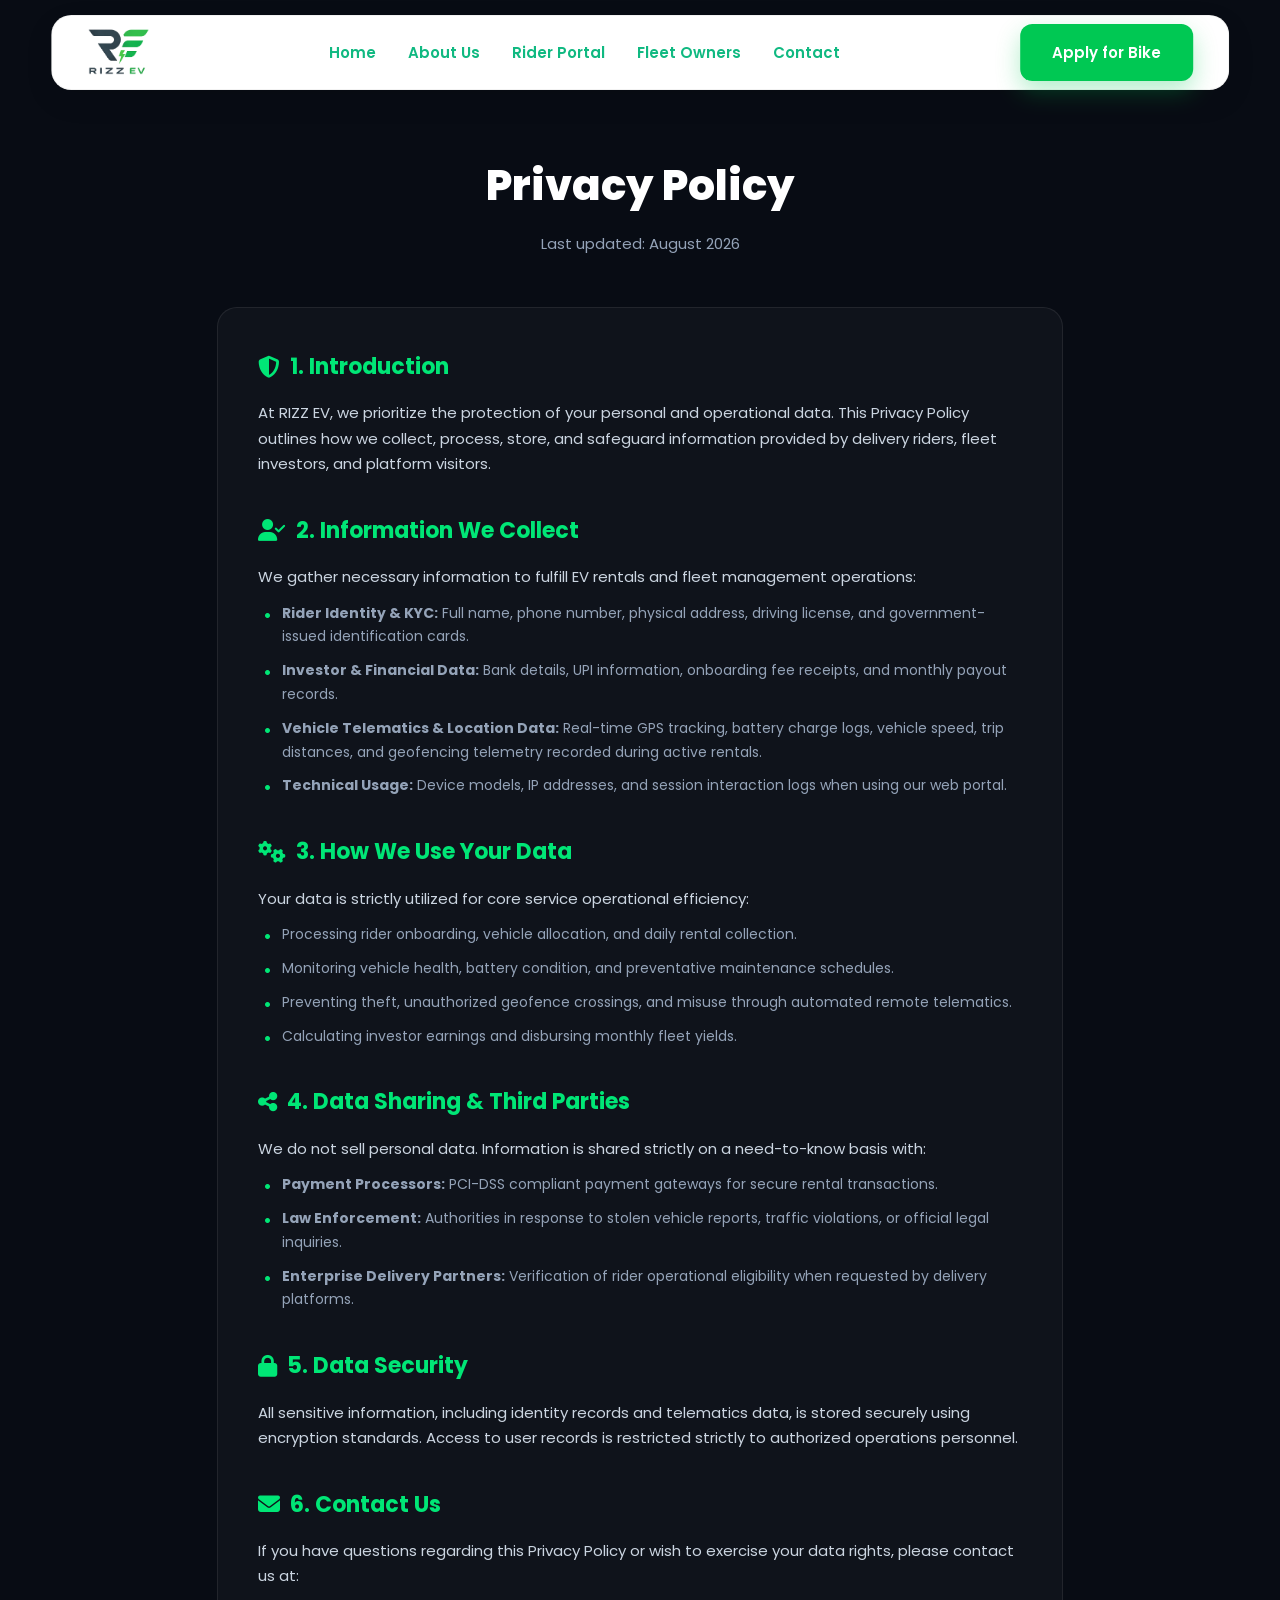
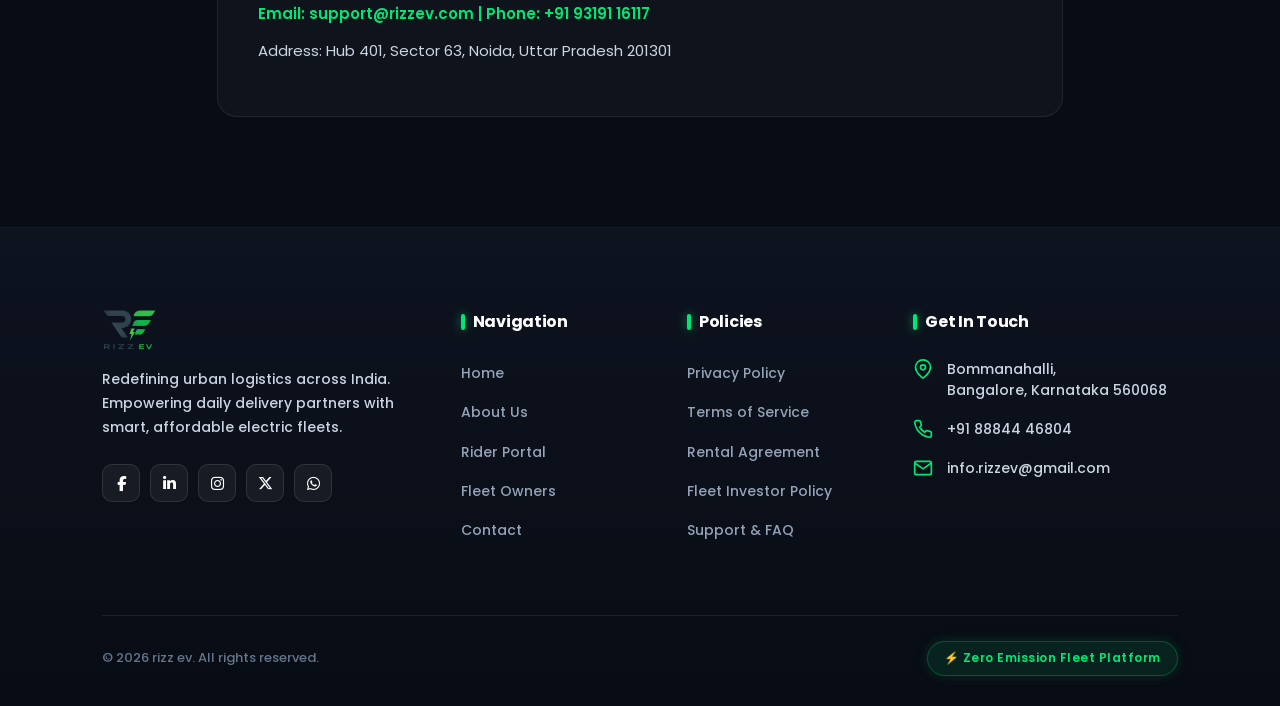
<file: privacy-policy.html>
<!DOCTYPE html>
<html lang="en">
<head>
    <meta charset="UTF-8">
    <meta name="viewport" content="width=device-width, initial-scale=1.0">
    <title>Privacy Policy | RIZZ EV</title>
    <!-- FontAwesome Icons -->
    <link rel="stylesheet" href="https://cdnjs.cloudflare.com/ajax/libs/font-awesome/6.5.1/css/all.min.css">
    
<!-- Google Fonts import to match index.html typography -->
<link rel="preconnect" href="https://fonts.googleapis.com">
<link rel="preconnect" href="https://fonts.gstatic.com" crossorigin>
<link href="https://fonts.googleapis.com/css2?family=Poppins:wght@300;400;500;600;700;800&display=swap" rel="stylesheet">
<link rel="stylesheet" href="style.css">

    <style>
       

        /* =========================================
           PAGE STYLES
        ========================================= */
        * {
            box-sizing: border-box;
            margin: 0;
            padding: 0;
        }

        body {
            background-color: #080c14;
            color: #cbd5e1;
            font-family: system-ui, -apple-system, sans-serif;
            line-height: 1.7;
        }

        .container {
            max-width: 1000px;
            margin: 0 auto;
            padding: 150px 6% 80px;
        }

        .page-header {
            text-align: center;
            margin-bottom: 50px;
        }

        .page-header h1 {
            color: #ffffff;
            font-size: 42px;
            font-weight: 800;
            margin-bottom: 10px;
        }

        .page-header p {
            color: #94a3b8;
            font-size: 15px;
        }

        .policy-card {
            background: rgba(255, 255, 255, 0.03);
            border: 1px solid rgba(255, 255, 255, 0.08);
            border-radius: 20px;
            padding: 40px;
            margin-bottom: 30px;
        }

        .policy-section {
            margin-bottom: 35px;
        }

        .policy-section:last-child {
            margin-bottom: 0;
        }

        .policy-section h2 {
            color: #00e676;
            font-size: 22px;
            margin-bottom: 15px;
            font-weight: 700;
            display: flex;
            align-items: center;
            gap: 10px;
        }

        .policy-section p {
            color: #cbd5e1;
            font-size: 15px;
            margin-bottom: 12px;
        }

        .policy-section ul {
            list-style: none;
            padding-left: 0;
            margin-bottom: 15px;
        }

        .policy-section ul li {
            position: relative;
            padding-left: 24px;
            margin-bottom: 10px;
            color: #94a3b8;
            font-size: 14px;
        }

        .policy-section ul li::before {
            content: "•";
            color: #00e676;
            font-weight: bold;
            font-size: 18px;
            position: absolute;
            left: 5px;
            top: -2px;
        }

        /* =========================================
           RIZZ EV CUSTOM FOOTER STYLES
        ========================================= */
        .rizz-footer {
            background: linear-gradient(180deg, #0d131f 0%, #080c14 100%);
            color: #94a3b8;
            padding: 80px 8% 30px;
            font-family: system-ui, -apple-system, sans-serif;
            border-top: 1px solid rgba(255, 255, 255, 0.05);
        }

        .rizz-footer-wrapper {
            max-width: 1200px;
            margin: 0 auto;
            display: grid;
            grid-template-columns: 1.4fr 0.8fr 0.8fr 1.2fr;
            gap: 50px;
            padding-bottom: 60px;
        }

        .rizz-brand {
            display: inline-flex;
            align-items: center;
            gap: 8px;
            text-decoration: none;
            margin-bottom: 20px;
        }

        .rizz-manifesto {
            font-size: 14px;
            line-height: 1.7;
            color: #cbd5e1;
            margin-bottom: 25px;
            max-width: 310px;
        }

        .rizz-social-row {
            display: flex;
            gap: 10px;
            flex-wrap: wrap;
        }

        .social-btn {
            width: 38px;
            height: 38px;
            border-radius: 10px;
            background: rgba(255, 255, 255, 0.05);
            border: 1px solid rgba(255, 255, 255, 0.1);
            color: #ffffff;
            display: flex;
            align-items: center;
            justify-content: center;
            text-decoration: none;
            transition: all 0.3s ease;
        }

        .social-btn:hover {
            background: #00e676;
            color: #080c14;
            transform: translateY(-3px);
        }

        .col-title {
            color: #ffffff;
            font-size: 16px;
            font-weight: 700;
            margin-bottom: 24px;
            position: relative;
            padding-left: 12px;
        }

        .col-title::before {
            content: '';
            position: absolute;
            left: 0;
            top: 50%;
            transform: translateY(-50%);
            width: 4px;
            height: 16px;
            background: #00e676;
            border-radius: 2px;
        }

        .rizz-nav-list {
            list-style: none;
            padding: 0;
            margin: 0;
        }

        .rizz-nav-list li {
            margin-bottom: 12px;
        }

        .rizz-nav-list a {
            color: #94a3b8;
            text-decoration: none;
            font-size: 14px;
            transition: all 0.2s ease;
            display: inline-block;
        }

        .rizz-nav-list a:hover {
            color: #00e676;
            transform: translateX(5px);
        }

        .contact-card {
            display: flex;
            flex-direction: column;
            gap: 18px;
        }

        .contact-item {
            display: flex;
            align-items: flex-start;
            gap: 14px;
            font-size: 14px;
            line-height: 1.5;
            color: #cbd5e1;
        }

        .contact-item a {
            color: #cbd5e1;
            text-decoration: none;
            transition: color 0.2s ease;
        }

        .contact-item a:hover {
            color: #00e676;
        }

        .rizz-footer-bottom {
            max-width: 1200px;
            margin: 0 auto;
            border-top: 1px solid rgba(255, 255, 255, 0.08);
            padding-top: 25px;
            display: flex;
            justify-content: space-between;
            align-items: center;
            font-size: 13px;
            color: #64748b;
        }

        .pill-badge {
            background: rgba(0, 230, 118, 0.1);
            border: 1px solid rgba(0, 230, 118, 0.25);
            color: #00e676;
            padding: 6px 16px;
            border-radius: 30px;
            font-size: 12px;
            font-weight: 600;
        }

        .footer-logo-img {
            height: 45px;
            width: auto;
            object-fit: contain;
            margin-bottom: 15px;
            display: block;
        }

        /* RESPONSIVE BREAKPOINTS */
        @media (max-width: 992px) {
            .hero-video-layout { min-height: 70vh; padding-top: 120px; }
            .hero-content-video h1 { font-size: 36px; }
            .benefits-grid, .calc-grid, .process-grid, .testimonials-grid { grid-template-columns: 1fr; }
            .rizz-footer-wrapper { grid-template-columns: 1fr 1fr; gap: 40px; }
        }

        

        @media (max-width: 600px) {
            .rizz-footer-wrapper { grid-template-columns: 1fr; }
            .rizz-footer-bottom { flex-direction: column; gap: 15px; text-align: center; }
        }

 /* =========================================
   GLOBAL HAMBURGER & MOBILE NAVBAR STYLES
   ========================================= */

@media (max-width: 768px) {
  .navbar {
    height: auto !important;
    padding: 12px 18px !important;
    flex-direction: row !important;
    flex-wrap: wrap !important;
    justify-content: space-between !important;
    align-items: center !important;
  }


/* Style the 3-line Hamburger Button */
.hamburger-btn {
    display: flex !important;
    flex-direction: column;
    justify-content: space-between;
    width: 28px;
    height: 20px;
    background: transparent;
    border: none;
    cursor: pointer;
    padding: 0;
    z-index: 1000;
  }

.hamburger-btn span {
    display: block;
    width: 100%;
    height: 3px;
    background-color: #00c853;
    border-radius: 2px;
    transition: all 0.3s ease;
  }


/* Mobile Screen Breakpoint Rules */
@media (min-width: 769px) {
  .hamburger-btn {
    display: none !important;
  }
}

  /* FORCE hide navigation links by default on mobile */
  nav ul, .nav-links {
    display: none !important;
    flex-direction: column !important;
    width: 100% !important;
    background: #ffffff;
    position: absolute;
    top: 100%;
    left: 0;
    padding: 20px 0;
    box-shadow: 0 15px 30px rgba(0,0,0,0.1);
    border-radius: 0 0 20px 20px;
    list-style: none;
    text-align: center;
    z-index: 999;
  }

  /* When JavaScript adds .active class, show the menu */
  .nav-links.active {
    display: flex !important;
  }

  nav ul li {
    margin: 10px 0;
  }

  nav ul li a {
    font-size: 16px !important;
    color: #0f172a !important;
    font-weight: 600;
  }

  .nav-right {
    display: none; 
  }
}


    </style>
</head>
<body>

    <!-- NAVBAR -->
   <!-- NAVBAR -->
<header class="navbar">
    <a href="index.html#home" class="logo">
        <img src="images/logo.png" alt="RIZZ EV Logo">
    </a>

    <nav>
        <!-- Mobile Menu Toggle Button -->
        <button class="hamburger-btn" id="hamburgerBtn" aria-label="Toggle navigation">
            <span></span>
            <span></span>
            <span></span>
        </button>

        <ul class="nav-links" id="navMenu">
            <li><a href="index.html#home">Home</a></li>
            <li><a href="about.html">About Us</a></li>
            <li><a href="riders.html">Rider Portal</a></li>
            <li><a href="investors.html">Fleet Owners</a></li>
            <li><a href="contact.html">Contact</a></li>
        </ul>
    </nav>

    <div class="nav-right">
            <a href="riders.html" class="btn-primary">Apply for Bike</a>
        </div>
    </header>

    <!-- CONTENT -->
    <div class="container">
        <div class="page-header">
            <h1>Privacy Policy</h1>
            <p>Last updated: August 2026</p>
        </div>

        <div class="policy-card">
            
            <div class="policy-section">
                <h2><i class="fas fa-shield-alt"></i> 1. Introduction</h2>
                <p>At RIZZ EV, we prioritize the protection of your personal and operational data. This Privacy Policy outlines how we collect, process, store, and safeguard information provided by delivery riders, fleet investors, and platform visitors.</p>
            </div>

            <div class="policy-section">
                <h2><i class="fas fa-user-check"></i> 2. Information We Collect</h2>
                <p>We gather necessary information to fulfill EV rentals and fleet management operations:</p>
                <ul>
                    <li><strong>Rider Identity & KYC:</strong> Full name, phone number, physical address, driving license, and government-issued identification cards.</li>
                    <li><strong>Investor & Financial Data:</strong> Bank details, UPI information, onboarding fee receipts, and monthly payout records.</li>
                    <li><strong>Vehicle Telematics & Location Data:</strong> Real-time GPS tracking, battery charge logs, vehicle speed, trip distances, and geofencing telemetry recorded during active rentals.</li>
                    <li><strong>Technical Usage:</strong> Device models, IP addresses, and session interaction logs when using our web portal.</li>
                </ul>
            </div>

            <div class="policy-section">
                <h2><i class="fas fa-cogs"></i> 3. How We Use Your Data</h2>
                <p>Your data is strictly utilized for core service operational efficiency:</p>
                <ul>
                    <li>Processing rider onboarding, vehicle allocation, and daily rental collection.</li>
                    <li>Monitoring vehicle health, battery condition, and preventative maintenance schedules.</li>
                    <li>Preventing theft, unauthorized geofence crossings, and misuse through automated remote telematics.</li>
                    <li>Calculating investor earnings and disbursing monthly fleet yields.</li>
                </ul>
            </div>

            <div class="policy-section">
                <h2><i class="fas fa-share-alt"></i> 4. Data Sharing & Third Parties</h2>
                <p>We do not sell personal data. Information is shared strictly on a need-to-know basis with:</p>
                <ul>
                    <li><strong>Payment Processors:</strong> PCI-DSS compliant payment gateways for secure rental transactions.</li>
                    <li><strong>Law Enforcement:</strong> Authorities in response to stolen vehicle reports, traffic violations, or official legal inquiries.</li>
                    <li><strong>Enterprise Delivery Partners:</strong> Verification of rider operational eligibility when requested by delivery platforms.</li>
                </ul>
            </div>

            <div class="policy-section">
                <h2><i class="fas fa-lock"></i> 5. Data Security</h2>
                <p>All sensitive information, including identity records and telematics data, is stored securely using encryption standards. Access to user records is restricted strictly to authorized operations personnel.</p>
            </div>

            <div class="policy-section">
                <h2><i class="fas fa-envelope"></i> 6. Contact Us</h2>
                <p>If you have questions regarding this Privacy Policy or wish to exercise your data rights, please contact us at:</p>
                <p style="color: #00e676; font-weight: 600;">Email: support@rizzev.com | Phone: +91 93191 16117</p>
                <p>Address: Hub 401, Sector 63, Noida, Uttar Pradesh 201301</p>
            </div>

        </div>
    </div>

    <!-- FOOTER -->
    <footer class="rizz-footer">
    <div class="rizz-footer-wrapper">
        
        <!-- Left Brand & Socials -->
        <div class="rizz-f-col brand-col">
            <a href="index.html#home">
                <img src="images/logo.png" alt="RIZZ EV Logo" class="footer-logo-img">
            </a>
            <p class="rizz-manifesto">
                Redefining urban logistics across India. Empowering daily delivery partners with smart, affordable electric fleets.
            </p>
            <div class="rizz-social-row">
                <a href="https://www.facebook.com" target="_blank" rel="noopener noreferrer" class="social-btn" aria-label="Facebook"><i class="fab fa-facebook-f"></i></a>
                <a href="https://www.linkedin.com" target="_blank" rel="noopener noreferrer" class="social-btn" aria-label="LinkedIn"><i class="fab fa-linkedin-in"></i></a>
                <a href="https://www.instagram.com/rapx_ev" target="_blank" rel="noopener noreferrer" class="social-btn" aria-label="Instagram"><i class="fab fa-instagram"></i></a>
                <a href="https://x.com" target="_blank" rel="noopener noreferrer" class="social-btn" aria-label="X"><i class="fab fa-x-twitter"></i></a>
                <a href="https://wa.me/918884446804" target="_blank" rel="noopener noreferrer" class="social-btn" aria-label="WhatsApp"><i class="fab fa-whatsapp"></i></a>
            </div>
        </div>

        <!-- Navigation Links -->
        <div class="rizz-f-col">
            <h4 class="col-title">Navigation</h4>
            <ul class="rizz-nav-list">
                <li><a href="index.html#home">Home</a></li>
                <li><a href="about.html">About Us</a></li>
                <li><a href="riders.html">Rider Portal</a></li>
                <li><a href="investors.html">Fleet Owners</a></li>
                <li><a href="contact.html">Contact</a></li>
            </ul>
        </div>

        <!-- Policies Links -->
        <div class="rizz-f-col">
            <h4 class="col-title">Policies</h4>
            <ul class="rizz-nav-list">
               <li><a href="privacy-policy.html">Privacy Policy</a></li>
                <li><a href="terms.html">Terms of Service</a></li>
                <li><a href="rental-agreement.html">Rental Agreement</a></li>
                <li><a href="fleet-investor-policy.html">Fleet Investor Policy</a></li>
                 <li><a href="support-faq.html">Support & FAQ</a></li>
            </ul>
        </div>

        <!-- Contact Column -->
        <div class="rizz-f-col contact-col">
            <h4 class="col-title">Get In Touch</h4>
            <div class="contact-card">
                <div class="contact-item">
                    <svg width="20" height="20" viewBox="0 0 24 24" fill="none" stroke="#00e676" stroke-width="2"><path d="M21 10c0 7-9 13-9 13s-9-6-9-13a9 9 0 0 1 18 0z"></path><circle cx="12" cy="10" r="3"></circle></svg>
                    <span>Bommanahalli,<br>Bangalore, Karnataka 560068</span>
                </div>
                <div class="contact-item">
                    <svg width="20" height="20" viewBox="0 0 24 24" fill="none" stroke="#00e676" stroke-width="2"><path d="M22 16.92v3a2 2 0 0 1-2.18 2 19.79 19.79 0 0 1-8.63-3.07 19.5 19.5 0 0 1-6-6 19.79 19.79 0 0 1-3.07-8.67A2 2 0 0 1 4.11 2h3a2 2 0 0 1 2 1.72 12.84 12.84 0 0 0 .7 2.81 2 2 0 0 1-.45 2.11L8.09 9.91a16 16 0 0 0 6 6l1.27-1.27a2 2 0 0 1 2.11-.45 12.84 12.84 0 0 0 2.81.7A2 2 0 0 1 22 16.92z"></path></svg>
                    <span>+91 88844 46804</span>
                </div>
                <div class="contact-item">
                    <svg width="20" height="20" viewBox="0 0 24 24" fill="none" stroke="#00e676" stroke-width="2"><path d="M4 4h16c1.1 0 2 .9 2 2v12c0 1.1-.9 2-2 2H4c-1.1 0-2-.9-2-2V6c0-1.1.9-2 2-2z"></path><polyline points="22,6 12,13 2,6"></polyline></svg>
                    <a href="https://mail.google.com/mail/?view=cm&fs=1&to=info.rizzev@gmail.com&su=Inquiry%20regarding%20RIZZ%20EV" target="_blank" rel="noopener noreferrer">info.rizzev@gmail.com</a>
                </div>
            </div>
        </div>

    </div>

    <div class="rizz-footer-bottom">
        <p>© 2026 rizz ev. All rights reserved.</p>
        <span class="pill-badge">⚡ Zero Emission Fleet Platform</span>
    </div>
</footer>

<script>
    // 1. Force browser to handle manual scroll restoration so it doesn't auto-remember on refresh
    if ('scrollRestoration' in history) {
        history.scrollRestoration = 'manual';
    }

    // 2. Save scroll position on scroll
    window.addEventListener('scroll', function() {
        if (history.replaceState) {
            history.replaceState({ scroll: window.scrollY }, document.title);
        }
    }, { passive: true });

    // 3. Clear state on a fresh page load/refresh so it forces the top
    window.addEventListener('DOMContentLoaded', function() {
        // If the user just hit refresh, clear the history state scroll memory
        if (performance.navigation.type === 1 || window.performance?.getEntriesByType("navigation")[0]?.type === "reload") {
            window.scrollTo(0, 0);
            if (history.replaceState) {
                history.replaceState({ scroll: 0 }, document.title);
            }
        }
    });

    // 4. Restore exact position ONLY when using the Back button
    window.addEventListener('pageshow', function(event) {
        const isReload = performance.navigation.type === 1;
        if (!isReload && history.state && history.state.scroll !== undefined) {
            window.scrollTo(0, history.state.scroll);
        }
    });
</script>

<script>
document.addEventListener("DOMContentLoaded", function () {
    const hamburgerBtn = document.getElementById("hamburgerBtn");
    const navMenu = document.getElementById("navMenu");

    if (hamburgerBtn && navMenu) {
        hamburgerBtn.addEventListener("click", function (e) {
            e.stopPropagation();
            navMenu.classList.toggle("active");
        });
    }
});
</script>

</body>
</html>
</file>
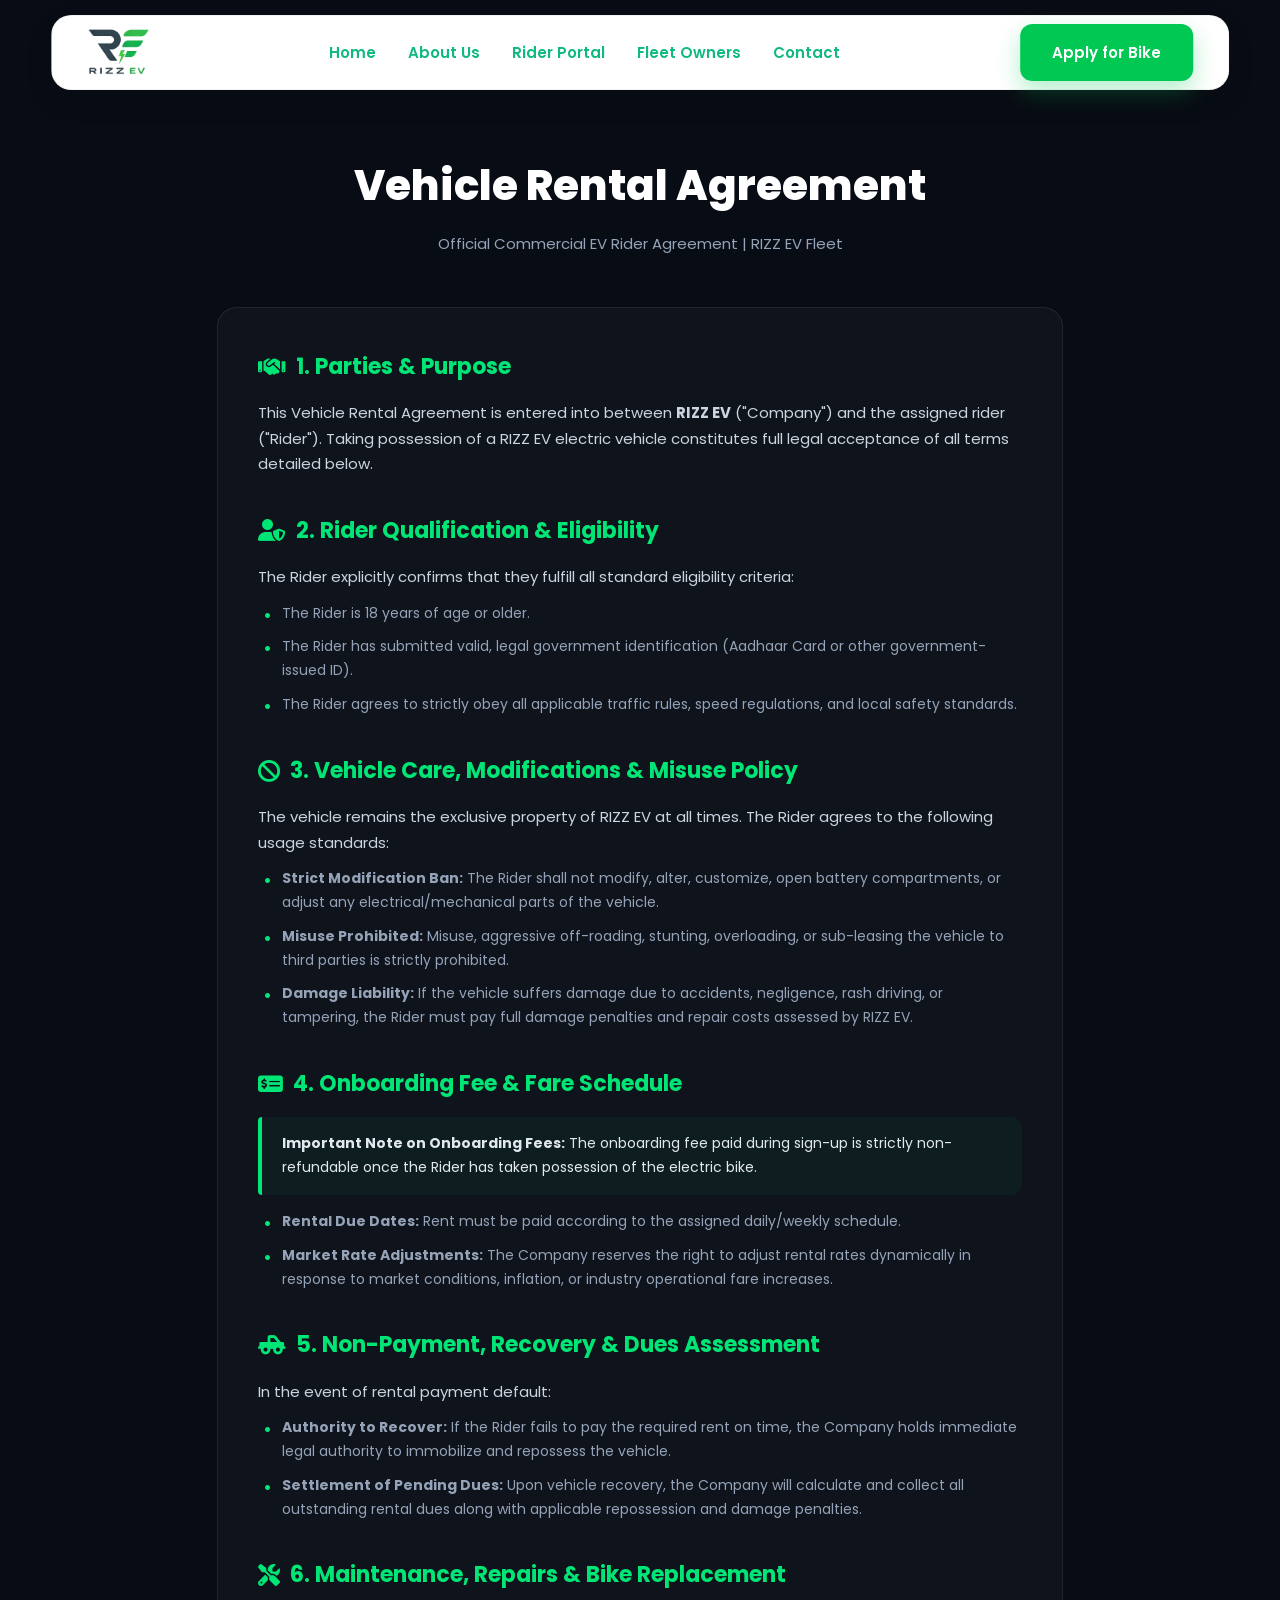
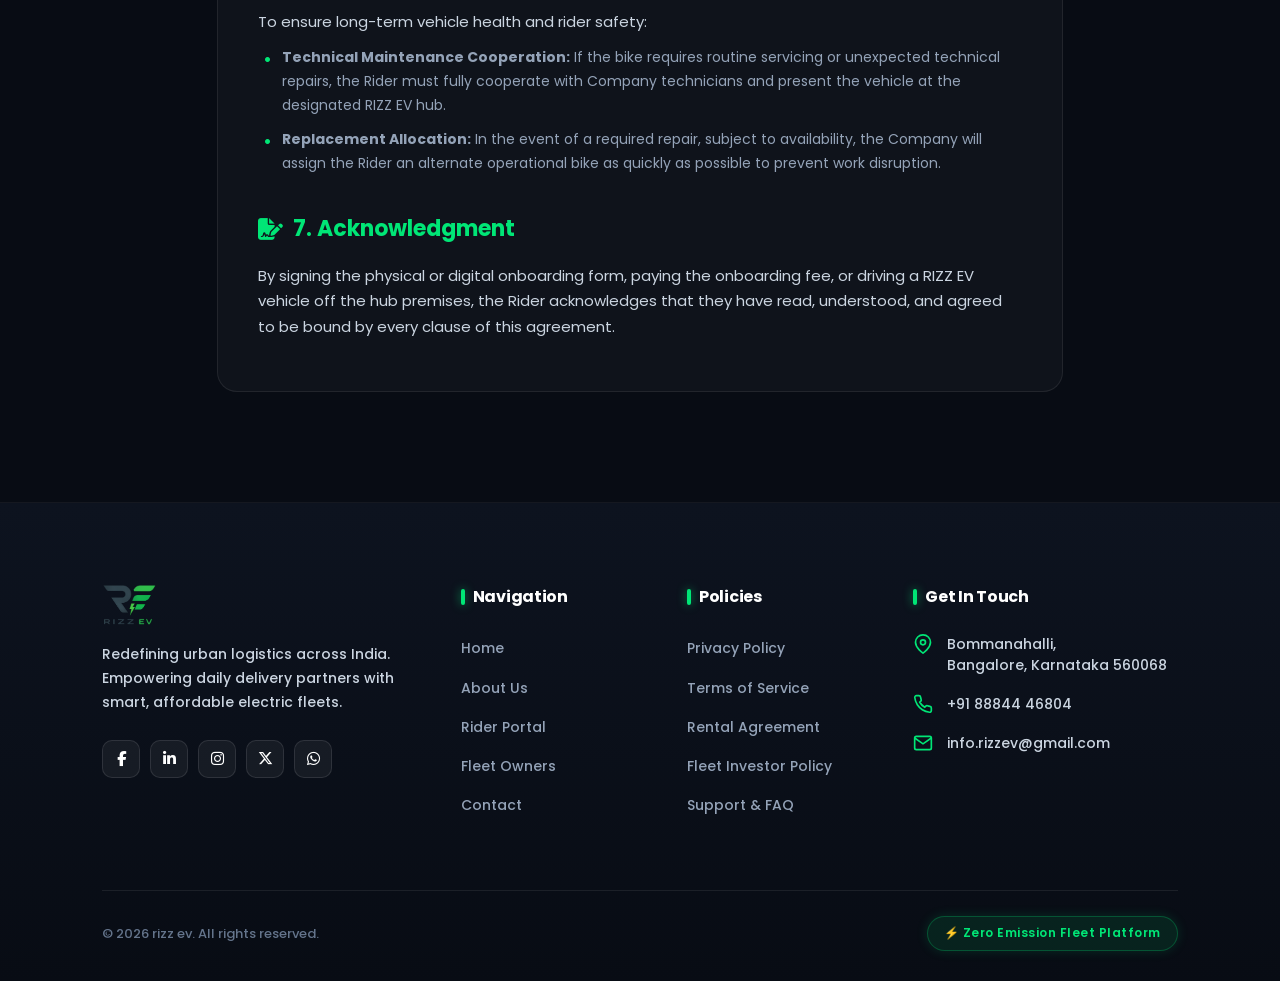
<file: rental-agreement.html>
<!DOCTYPE html>
<html lang="en">
<head>
    <meta charset="UTF-8">
    <meta name="viewport" content="width=device-width, initial-scale=1.0">
    <title>Vehicle Rental Agreement | RIZZ EV</title>
    <!-- FontAwesome Icons -->
    <link rel="stylesheet" href="https://cdnjs.cloudflare.com/ajax/libs/font-awesome/6.5.1/css/all.min.css">
    <!-- Google Fonts import to match index.html typography -->
<link rel="preconnect" href="https://fonts.googleapis.com">
<link rel="preconnect" href="https://fonts.gstatic.com" crossorigin>
<link href="https://fonts.googleapis.com/css2?family=Poppins:wght@300;400;500;600;700;800&display=swap" rel="stylesheet">
<link rel="stylesheet" href="style.css">

    <style>
       

        /* =========================================
           PAGE STYLES
        ========================================= */
        * {
            box-sizing: border-box;
            margin: 0;
            padding: 0;
        }

        body {
            background-color: #080c14;
            color: #cbd5e1;
            font-family: system-ui, -apple-system, sans-serif;
            line-height: 1.7;
        }

        .container {
            max-width: 1000px;
            margin: 0 auto;
            padding: 150px 6% 80px;
        }

        .page-header {
            text-align: center;
            margin-bottom: 50px;
        }

        .page-header h1 {
            color: #ffffff;
            font-size: 42px;
            font-weight: 800;
            margin-bottom: 10px;
        }

        .page-header p {
            color: #94a3b8;
            font-size: 15px;
        }

        .agreement-card {
            background: rgba(255, 255, 255, 0.03);
            border: 1px solid rgba(255, 255, 255, 0.08);
            border-radius: 20px;
            padding: 40px;
            margin-bottom: 30px;
        }

        .agreement-section {
            margin-bottom: 35px;
        }

        .agreement-section:last-child {
            margin-bottom: 0;
        }

        .agreement-section h2 {
            color: #00e676;
            font-size: 22px;
            margin-bottom: 15px;
            font-weight: 700;
            display: flex;
            align-items: center;
            gap: 10px;
        }

        .agreement-section p {
            color: #cbd5e1;
            font-size: 15px;
            margin-bottom: 12px;
        }

        .agreement-section ul {
            list-style: none;
            padding-left: 0;
            margin-bottom: 15px;
        }

        .agreement-section ul li {
            position: relative;
            padding-left: 24px;
            margin-bottom: 10px;
            color: #94a3b8;
            font-size: 14px;
        }

        .agreement-section ul li::before {
            content: "•";
            color: #00e676;
            font-weight: bold;
            font-size: 18px;
            position: absolute;
            left: 5px;
            top: -2px;
        }

        .highlight-box {
            background: rgba(0, 230, 118, 0.05);
            border-left: 4px solid #00e676;
            padding: 15px 20px;
            border-radius: 4px 12px 12px 4px;
            margin: 15px 0;
            font-size: 14px;
            color: #e2e8f0;
        }

        /* =========================================
           RIZZ EV CUSTOM FOOTER STYLES
        ========================================= */
        .rizz-footer {
            background: linear-gradient(180deg, #0d131f 0%, #080c14 100%);
            color: #94a3b8;
            padding: 80px 8% 30px;
            font-family: system-ui, -apple-system, sans-serif;
            border-top: 1px solid rgba(255, 255, 255, 0.05);
        }

        .rizz-footer-wrapper {
            max-width: 1200px;
            margin: 0 auto;
            display: grid;
            grid-template-columns: 1.4fr 0.8fr 0.8fr 1.2fr;
            gap: 50px;
            padding-bottom: 60px;
        }

        .rizz-brand {
            display: inline-flex;
            align-items: center;
            gap: 8px;
            text-decoration: none;
            margin-bottom: 20px;
        }

        .rizz-manifesto {
            font-size: 14px;
            line-height: 1.7;
            color: #cbd5e1;
            margin-bottom: 25px;
            max-width: 310px;
        }

        .rizz-social-row {
            display: flex;
            gap: 10px;
            flex-wrap: wrap;
        }

        .social-btn {
            width: 38px;
            height: 38px;
            border-radius: 10px;
            background: rgba(255, 255, 255, 0.05);
            border: 1px solid rgba(255, 255, 255, 0.1);
            color: #ffffff;
            display: flex;
            align-items: center;
            justify-content: center;
            text-decoration: none;
            transition: all 0.3s ease;
        }

        .social-btn:hover {
            background: #00e676;
            color: #080c14;
            transform: translateY(-3px);
        }

        .col-title {
            color: #ffffff;
            font-size: 16px;
            font-weight: 700;
            margin-bottom: 24px;
            position: relative;
            padding-left: 12px;
        }

        .col-title::before {
            content: '';
            position: absolute;
            left: 0;
            top: 50%;
            transform: translateY(-50%);
            width: 4px;
            height: 16px;
            background: #00e676;
            border-radius: 2px;
        }

        .rizz-nav-list {
            list-style: none;
            padding: 0;
            margin: 0;
        }

        .rizz-nav-list li {
            margin-bottom: 12px;
        }

        .rizz-nav-list a {
            color: #94a3b8;
            text-decoration: none;
            font-size: 14px;
            transition: all 0.2s ease;
            display: inline-block;
        }

        .rizz-nav-list a:hover {
            color: #00e676;
            transform: translateX(5px);
        }

        .contact-card {
            display: flex;
            flex-direction: column;
            gap: 18px;
        }

        .contact-item {
            display: flex;
            align-items: flex-start;
            gap: 14px;
            font-size: 14px;
            line-height: 1.5;
            color: #cbd5e1;
        }

        .contact-item a {
            color: #cbd5e1;
            text-decoration: none;
            transition: color 0.2s ease;
        }

        .contact-item a:hover {
            color: #00e676;
        }

        .rizz-footer-bottom {
            max-width: 1200px;
            margin: 0 auto;
            border-top: 1px solid rgba(255, 255, 255, 0.08);
            padding-top: 25px;
            display: flex;
            justify-content: space-between;
            align-items: center;
            font-size: 13px;
            color: #64748b;
        }

        .pill-badge {
            background: rgba(0, 230, 118, 0.1);
            border: 1px solid rgba(0, 230, 118, 0.25);
            color: #00e676;
            padding: 6px 16px;
            border-radius: 30px;
            font-size: 12px;
            font-weight: 600;
        }

        .footer-logo-img {
            height: 45px;
            width: auto;
            object-fit: contain;
            margin-bottom: 15px;
            display: block;
        }

        /* RESPONSIVE BREAKPOINTS */
        @media (max-width: 992px) {
            .hero-video-layout { min-height: 70vh; padding-top: 120px; }
            .hero-content-video h1 { font-size: 36px; }
            .benefits-grid, .calc-grid, .process-grid, .testimonials-grid { grid-template-columns: 1fr; }
            .rizz-footer-wrapper { grid-template-columns: 1fr 1fr; gap: 40px; }
        }

       

        @media (max-width: 600px) {
            .rizz-footer-wrapper { grid-template-columns: 1fr; }
            .rizz-footer-bottom { flex-direction: column; gap: 15px; text-align: center; }
        }

         /* =========================================
   GLOBAL HAMBURGER & MOBILE NAVBAR STYLES
   ========================================= */

@media (max-width: 768px) {
  .navbar {
    height: auto !important;
    padding: 12px 18px !important;
    flex-direction: row !important;
    flex-wrap: wrap !important;
    justify-content: space-between !important;
    align-items: center !important;
  }


/* Style the 3-line Hamburger Button */
.hamburger-btn {
    display: flex !important;
    flex-direction: column;
    justify-content: space-between;
    width: 28px;
    height: 20px;
    background: transparent;
    border: none;
    cursor: pointer;
    padding: 0;
    z-index: 1000;
  }

.hamburger-btn span {
    display: block;
    width: 100%;
    height: 3px;
    background-color: #00c853;
    border-radius: 2px;
    transition: all 0.3s ease;
  }


/* Mobile Screen Breakpoint Rules */
@media (min-width: 769px) {
  .hamburger-btn {
    display: none !important;
  }
}

  /* FORCE hide navigation links by default on mobile */
  nav ul, .nav-links {
    display: none !important;
    flex-direction: column !important;
    width: 100% !important;
    background: #ffffff;
    position: absolute;
    top: 100%;
    left: 0;
    padding: 20px 0;
    box-shadow: 0 15px 30px rgba(0,0,0,0.1);
    border-radius: 0 0 20px 20px;
    list-style: none;
    text-align: center;
    z-index: 999;
  }

  /* When JavaScript adds .active class, show the menu */
  .nav-links.active {
    display: flex !important;
  }

  nav ul li {
    margin: 10px 0;
  }

  nav ul li a {
    font-size: 16px !important;
    color: #0f172a !important;
    font-weight: 600;
  }

  .nav-right {
    display: none; 
  }
}

    </style>
</head>
<body>

    <!-- NAVBAR -->
    <!-- NAVBAR -->
<header class="navbar">
    <a href="index.html#home" class="logo">
        <img src="images/logo.png" alt="RIZZ EV Logo">
    </a>

    <nav>
        <!-- Mobile Menu Toggle Button -->
        <button class="hamburger-btn" id="hamburgerBtn" aria-label="Toggle navigation">
            <span></span>
            <span></span>
            <span></span>
        </button>

        <ul class="nav-links" id="navMenu">
            <li><a href="index.html#home">Home</a></li>
            <li><a href="about.html">About Us</a></li>
            <li><a href="riders.html">Rider Portal</a></li>
            <li><a href="investors.html">Fleet Owners</a></li>
            <li><a href="contact.html">Contact</a></li>
        </ul>
    </nav>

   <div class="nav-right">
            <a href="riders.html" class="btn-primary">Apply for Bike</a>
        </div>
    </header>

    <!-- MAIN CONTENT -->
    <div class="container">
        <div class="page-header">
            <h1>Vehicle Rental Agreement</h1>
            <p>Official Commercial EV Rider Agreement | RIZZ EV Fleet</p>
        </div>

        <div class="agreement-card">
            
            <div class="agreement-section">
                <h2><i class="fas fa-handshake"></i> 1. Parties & Purpose</h2>
                <p>This Vehicle Rental Agreement is entered into between <strong>RIZZ EV</strong> ("Company") and the assigned rider ("Rider"). Taking possession of a RIZZ EV electric vehicle constitutes full legal acceptance of all terms detailed below.</p>
            </div>

            <div class="agreement-section">
                <h2><i class="fas fa-user-shield"></i> 2. Rider Qualification & Eligibility</h2>
                <p>The Rider explicitly confirms that they fulfill all standard eligibility criteria:</p>
                <ul>
                    <li>The Rider is 18 years of age or older.</li>
                    <li>The Rider has submitted valid, legal government identification (Aadhaar Card or other government-issued ID).</li>
                    <li>The Rider agrees to strictly obey all applicable traffic rules, speed regulations, and local safety standards.</li>
                </ul>
            </div>

            <div class="agreement-section">
                <h2><i class="fas fa-ban"></i> 3. Vehicle Care, Modifications & Misuse Policy</h2>
                <p>The vehicle remains the exclusive property of RIZZ EV at all times. The Rider agrees to the following usage standards:</p>
                <ul>
                    <li><strong>Strict Modification Ban:</strong> The Rider shall not modify, alter, customize, open battery compartments, or adjust any electrical/mechanical parts of the vehicle.</li>
                    <li><strong>Misuse Prohibited:</strong> Misuse, aggressive off-roading, stunting, overloading, or sub-leasing the vehicle to third parties is strictly prohibited.</li>
                    <li><strong>Damage Liability:</strong> If the vehicle suffers damage due to accidents, negligence, rash driving, or tampering, the Rider must pay full damage penalties and repair costs assessed by RIZZ EV.</li>
                </ul>
            </div>

            <div class="agreement-section">
                <h2><i class="fas fa-money-check-alt"></i> 4. Onboarding Fee & Fare Schedule</h2>
                <div class="highlight-box">
                    <strong>Important Note on Onboarding Fees:</strong> The onboarding fee paid during sign-up is strictly non-refundable once the Rider has taken possession of the electric bike.
                </div>
                <ul>
                    <li><strong>Rental Due Dates:</strong> Rent must be paid according to the assigned daily/weekly schedule.</li>
                    <li><strong>Market Rate Adjustments:</strong> The Company reserves the right to adjust rental rates dynamically in response to market conditions, inflation, or industry operational fare increases.</li>
                </ul>
            </div>

            <div class="agreement-section">
                <h2><i class="fas fa-truck-pickup"></i> 5. Non-Payment, Recovery & Dues Assessment</h2>
                <p>In the event of rental payment default:</p>
                <ul>
                    <li><strong>Authority to Recover:</strong> If the Rider fails to pay the required rent on time, the Company holds immediate legal authority to immobilize and repossess the vehicle.</li>
                    <li><strong>Settlement of Pending Dues:</strong> Upon vehicle recovery, the Company will calculate and collect all outstanding rental dues along with applicable repossession and damage penalties.</li>
                </ul>
            </div>

            <div class="agreement-section">
                <h2><i class="fas fa-tools"></i> 6. Maintenance, Repairs & Bike Replacement</h2>
                <p>To ensure long-term vehicle health and rider safety:</p>
                <ul>
                    <li><strong>Technical Maintenance Cooperation:</strong> If the bike requires routine servicing or unexpected technical repairs, the Rider must fully cooperate with Company technicians and present the vehicle at the designated RIZZ EV hub.</li>
                    <li><strong>Replacement Allocation:</strong> In the event of a required repair, subject to availability, the Company will assign the Rider an alternate operational bike as quickly as possible to prevent work disruption.</li>
                </ul>
            </div>

            <div class="agreement-section">
                <h2><i class="fas fa-file-signature"></i> 7. Acknowledgment</h2>
                <p>By signing the physical or digital onboarding form, paying the onboarding fee, or driving a RIZZ EV vehicle off the hub premises, the Rider acknowledges that they have read, understood, and agreed to be bound by every clause of this agreement.</p>
            </div>

        </div>
    </div>

    <!-- FOOTER -->
    <footer class="rizz-footer">
    <div class="rizz-footer-wrapper">
        
        <!-- Left Brand & Socials -->
        <div class="rizz-f-col brand-col">
            <a href="index.html#home">
                <img src="images/logo.png" alt="RIZZ EV Logo" class="footer-logo-img">
            </a>
            <p class="rizz-manifesto">
                Redefining urban logistics across India. Empowering daily delivery partners with smart, affordable electric fleets.
            </p>
            <div class="rizz-social-row">
                <a href="https://www.facebook.com" target="_blank" rel="noopener noreferrer" class="social-btn" aria-label="Facebook"><i class="fab fa-facebook-f"></i></a>
                <a href="https://www.linkedin.com" target="_blank" rel="noopener noreferrer" class="social-btn" aria-label="LinkedIn"><i class="fab fa-linkedin-in"></i></a>
                <a href="https://www.instagram.com/rapx_ev" target="_blank" rel="noopener noreferrer" class="social-btn" aria-label="Instagram"><i class="fab fa-instagram"></i></a>
                <a href="https://x.com" target="_blank" rel="noopener noreferrer" class="social-btn" aria-label="X"><i class="fab fa-x-twitter"></i></a>
                <a href="https://wa.me/918884446804" target="_blank" rel="noopener noreferrer" class="social-btn" aria-label="WhatsApp"><i class="fab fa-whatsapp"></i></a>
            </div>
        </div>

        <!-- Navigation Links -->
        <div class="rizz-f-col">
            <h4 class="col-title">Navigation</h4>
            <ul class="rizz-nav-list">
                <li><a href="index.html#home">Home</a></li>
                <li><a href="about.html">About Us</a></li>
                <li><a href="riders.html">Rider Portal</a></li>
                <li><a href="investors.html">Fleet Owners</a></li>
                <li><a href="contact.html">Contact</a></li>
            </ul>
        </div>

        <!-- Policies Links -->
        <div class="rizz-f-col">
            <h4 class="col-title">Policies</h4>
            <ul class="rizz-nav-list">
                <li><a href="privacy-policy.html">Privacy Policy</a></li>
                <li><a href="terms.html">Terms of Service</a></li>
                <li><a href="rental-agreement.html">Rental Agreement</a></li>
                <li><a href="fleet-investor-policy.html">Fleet Investor Policy</a></li>
                 <li><a href="support-faq.html">Support & FAQ</a></li>
            </ul>
        </div>

        <!-- Contact Column -->
        <div class="rizz-f-col contact-col">
            <h4 class="col-title">Get In Touch</h4>
            <div class="contact-card">
                <div class="contact-item">
                    <svg width="20" height="20" viewBox="0 0 24 24" fill="none" stroke="#00e676" stroke-width="2"><path d="M21 10c0 7-9 13-9 13s-9-6-9-13a9 9 0 0 1 18 0z"></path><circle cx="12" cy="10" r="3"></circle></svg>
                    <span>Bommanahalli,<br>Bangalore, Karnataka 560068</span>
                </div>
                <div class="contact-item">
                    <svg width="20" height="20" viewBox="0 0 24 24" fill="none" stroke="#00e676" stroke-width="2"><path d="M22 16.92v3a2 2 0 0 1-2.18 2 19.79 19.79 0 0 1-8.63-3.07 19.5 19.5 0 0 1-6-6 19.79 19.79 0 0 1-3.07-8.67A2 2 0 0 1 4.11 2h3a2 2 0 0 1 2 1.72 12.84 12.84 0 0 0 .7 2.81 2 2 0 0 1-.45 2.11L8.09 9.91a16 16 0 0 0 6 6l1.27-1.27a2 2 0 0 1 2.11-.45 12.84 12.84 0 0 0 2.81.7A2 2 0 0 1 22 16.92z"></path></svg>
                    <span>+91 88844 46804</span>
                </div>
                <div class="contact-item">
                    <svg width="20" height="20" viewBox="0 0 24 24" fill="none" stroke="#00e676" stroke-width="2"><path d="M4 4h16c1.1 0 2 .9 2 2v12c0 1.1-.9 2-2 2H4c-1.1 0-2-.9-2-2V6c0-1.1.9-2 2-2z"></path><polyline points="22,6 12,13 2,6"></polyline></svg>
                    <a href="https://mail.google.com/mail/?view=cm&fs=1&to=info.rizzev@gmail.com&su=Inquiry%20regarding%20RIZZ%20EV" target="_blank" rel="noopener noreferrer">info.rizzev@gmail.com</a>
                </div>
            </div>
        </div>

    </div>

    <div class="rizz-footer-bottom">
        <p>© 2026 rizz ev. All rights reserved.</p>
        <span class="pill-badge">⚡ Zero Emission Fleet Platform</span>
    </div>
</footer>

<script>
    // 1. Force browser to handle manual scroll restoration so it doesn't auto-remember on refresh
    if ('scrollRestoration' in history) {
        history.scrollRestoration = 'manual';
    }

    // 2. Save scroll position on scroll
    window.addEventListener('scroll', function() {
        if (history.replaceState) {
            history.replaceState({ scroll: window.scrollY }, document.title);
        }
    }, { passive: true });

    // 3. Clear state on a fresh page load/refresh so it forces the top
    window.addEventListener('DOMContentLoaded', function() {
        // If the user just hit refresh, clear the history state scroll memory
        if (performance.navigation.type === 1 || window.performance?.getEntriesByType("navigation")[0]?.type === "reload") {
            window.scrollTo(0, 0);
            if (history.replaceState) {
                history.replaceState({ scroll: 0 }, document.title);
            }
        }
    });

    // 4. Restore exact position ONLY when using the Back button
    window.addEventListener('pageshow', function(event) {
        const isReload = performance.navigation.type === 1;
        if (!isReload && history.state && history.state.scroll !== undefined) {
            window.scrollTo(0, history.state.scroll);
        }
    });
</script>

<script>
document.addEventListener("DOMContentLoaded", function () {
    const hamburgerBtn = document.getElementById("hamburgerBtn");
    const navMenu = document.getElementById("navMenu");

    if (hamburgerBtn && navMenu) {
        hamburgerBtn.addEventListener("click", function (e) {
            e.stopPropagation();
            navMenu.classList.toggle("active");
        });
    }
});
</script>

</body>
</html>
</file>
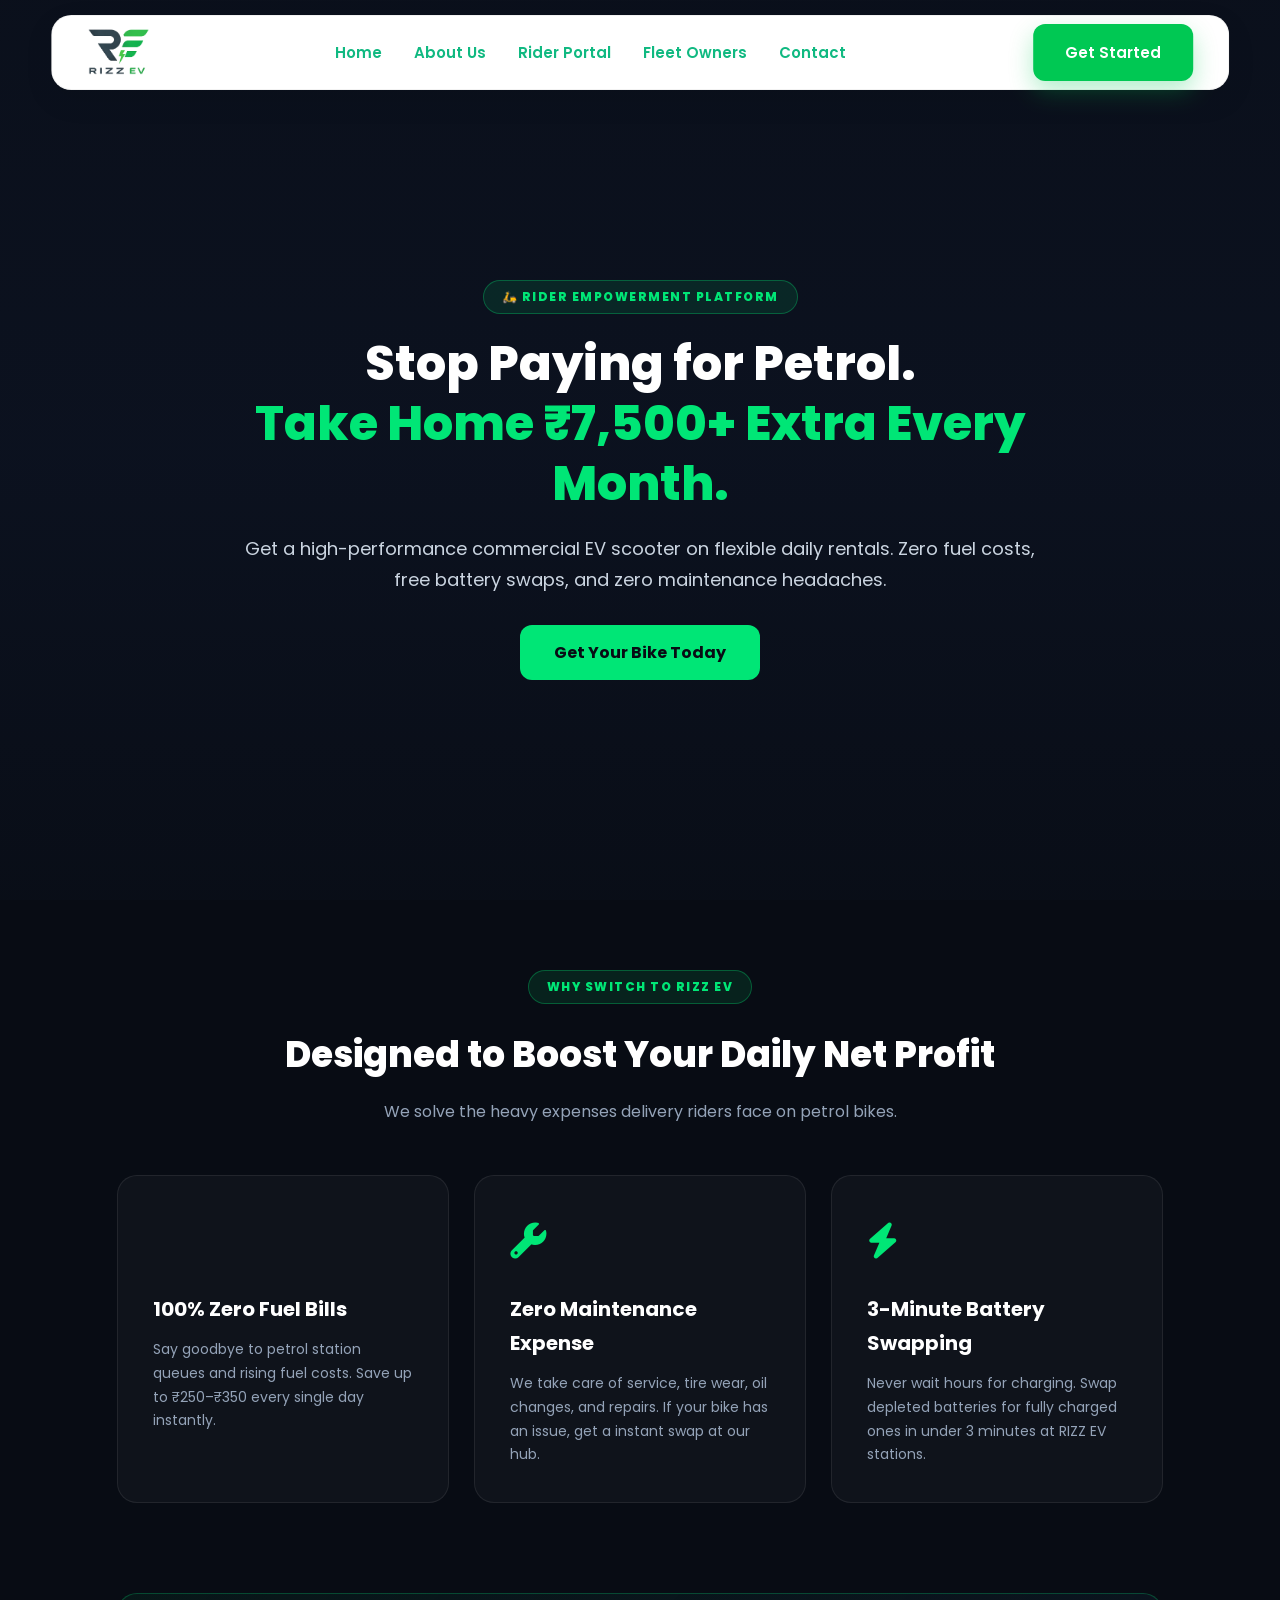
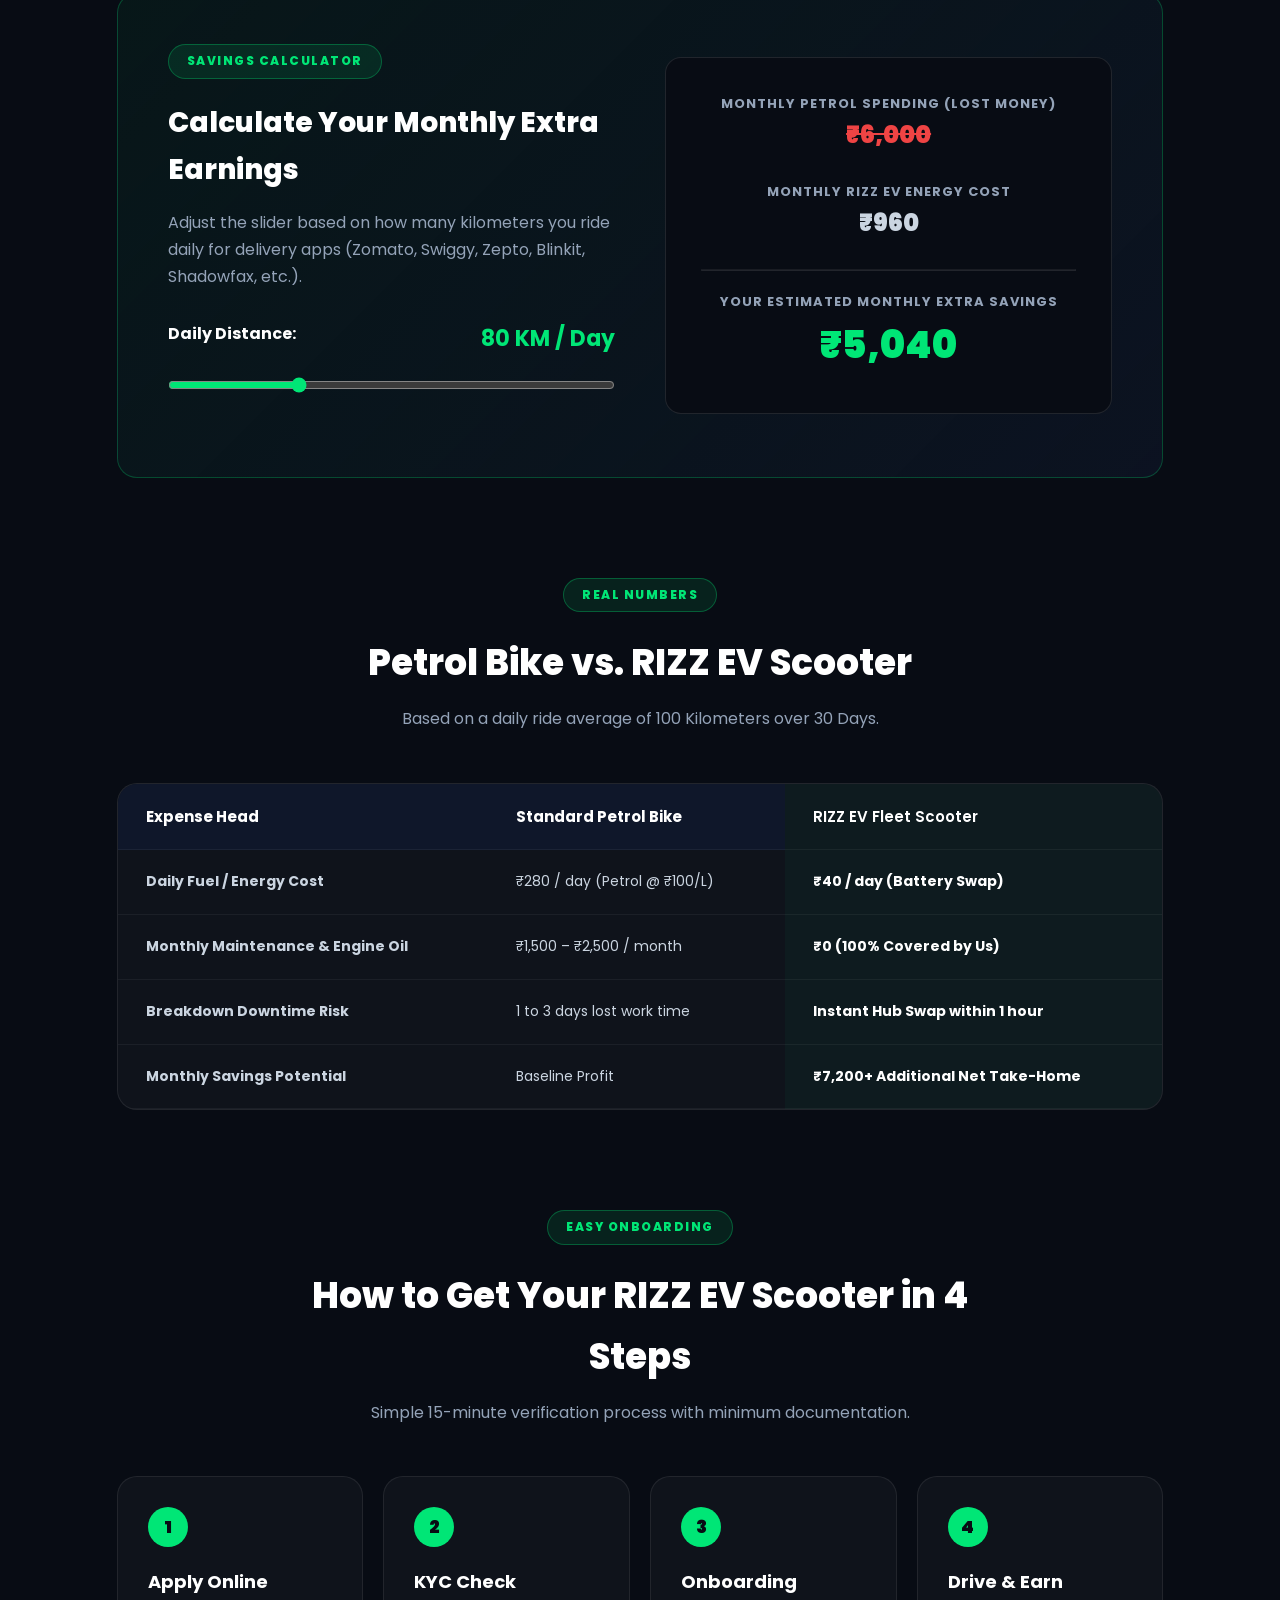
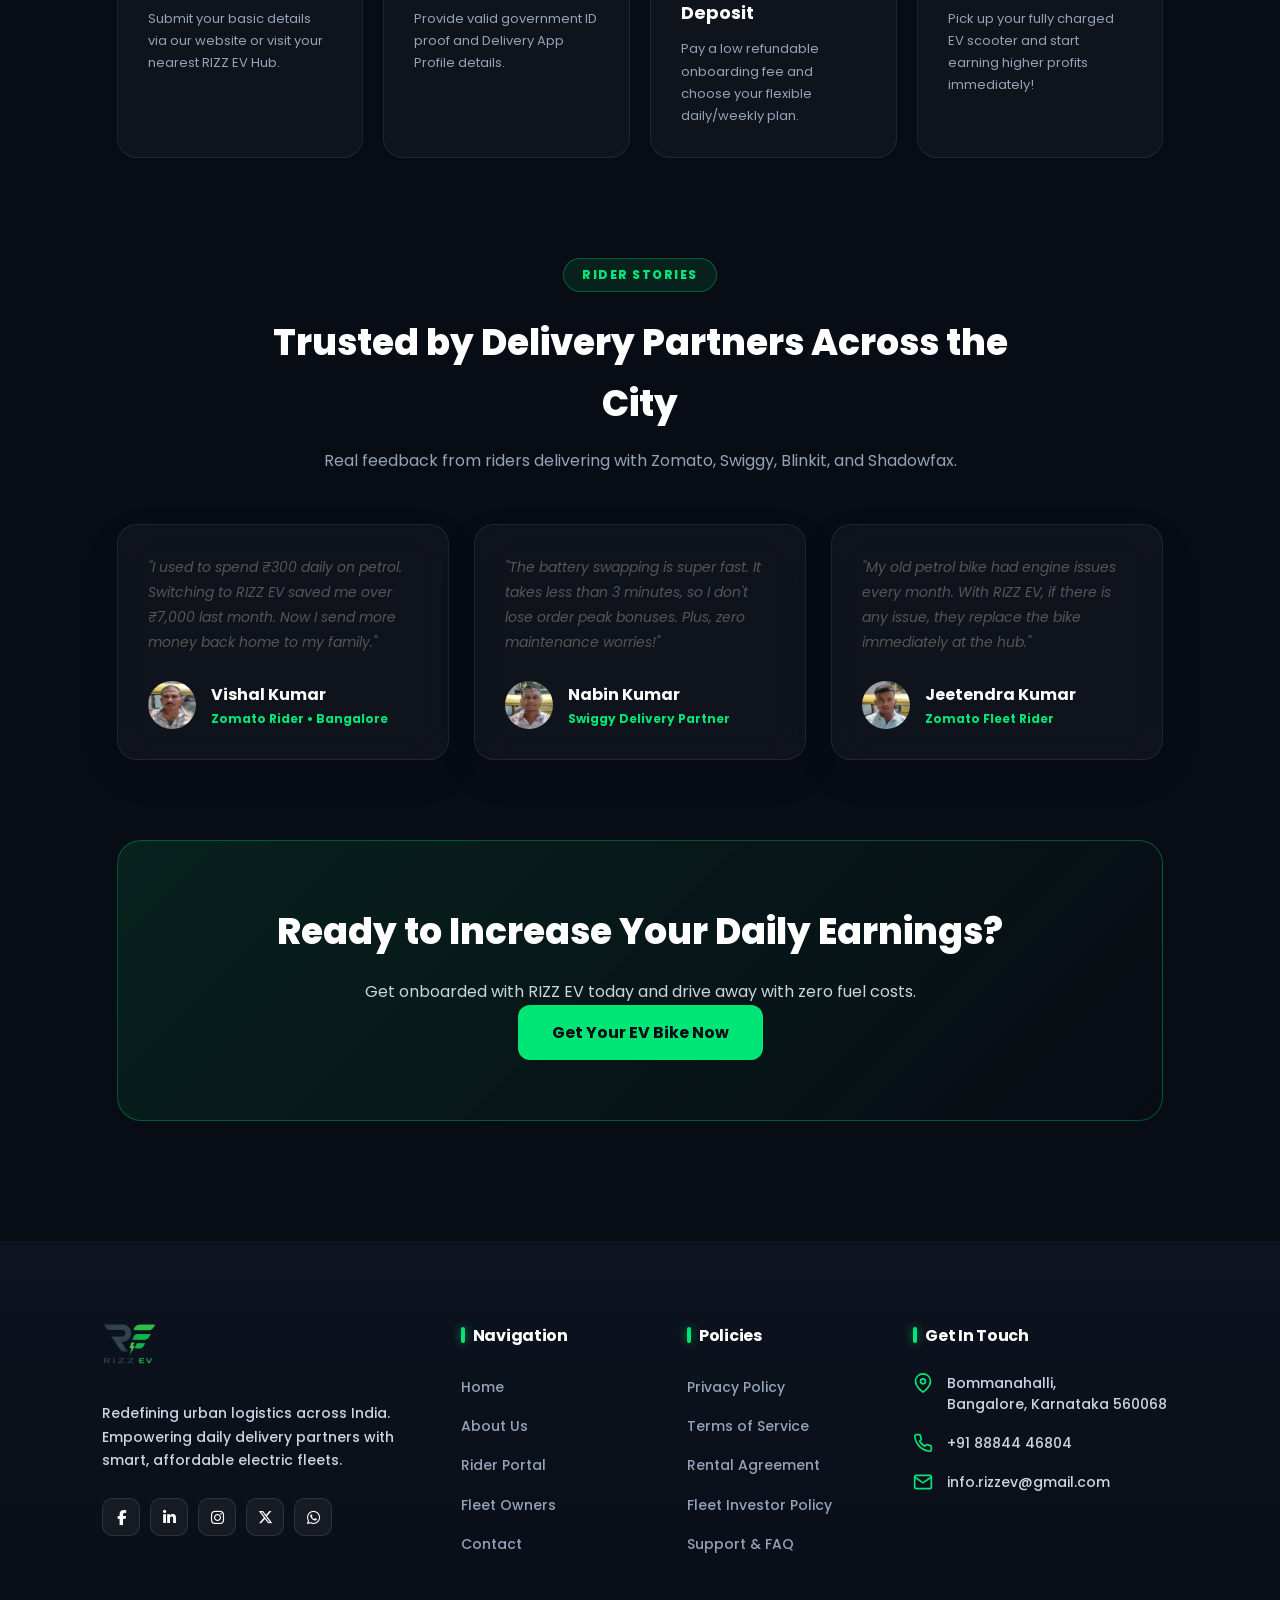
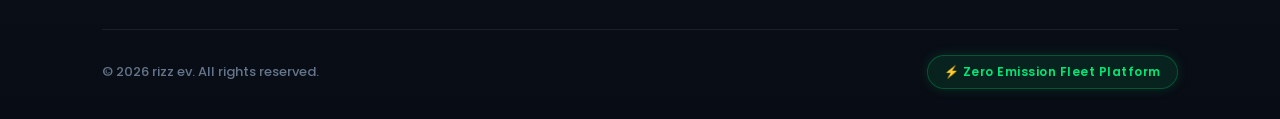
<file: riders.html>
<!DOCTYPE html>
<html lang="en">
<head>
    <meta charset="UTF-8">
    <meta name="viewport" content="width=device-width, initial-scale=1.0">
    <title>Rider Portal | RIZZ EV - Earn More Every Kilometer</title>
    <!-- FontAwesome Icons for Footer & UI -->
    <link rel="stylesheet" href="https://cdnjs.cloudflare.com/ajax/libs/font-awesome/6.5.1/css/all.min.css">
    <!-- Google Fonts import to match index.html typography -->
<link rel="preconnect" href="https://fonts.googleapis.com">
<link rel="preconnect" href="https://fonts.gstatic.com" crossorigin>
 <link href="https://fonts.googleapis.com/css2?family=Poppins:wght@300;400;500;600;700;800&display=swap" rel="stylesheet">
<link rel="stylesheet" href="style.css">
    <style>
        /* =========================================
           RESET & CORE PAGE STYLES
        ========================================= */
        * {
            box-sizing: border-box;
            margin: 0;
            padding: 0;
        }

        body {
            background-color: #080c14;
            color: #cbd5e1;
            font-family: system-ui, -apple-system, sans-serif;
            line-height: 1.7;
            overflow-x: hidden;
        }

        

        /* =========================================
           FULL-WIDTH HERO BACKGROUND VIDEO (MATCHES INVESTOR)
        ========================================= */
        .hero-video-layout {
            position: relative;
            width: 100%;
            min-height: 100vh;
            display: flex;
            align-items: center;
            justify-content: center;
            padding: 140px 8% 80px;
            overflow: hidden;
            background: #0f172a;
            margin-bottom: 70px;
        }

        .hero-bg-video {
            position: absolute;
            top: 50%;
            left: 50%;
            width: 100%;
            height: 100%;
            object-fit: cover;
            transform: translate(-50%, -50%);
            z-index: 0;
        }

        .hero-video-overlay {
            position: absolute;
            top: 0;
            left: 0;
            width: 100%;
            height: 100%;
            background: linear-gradient(
                180deg, 
                rgba(8, 12, 20, 0.65) 0%, 
                rgba(8, 12, 20, 0.50) 50%, 
                rgba(8, 12, 20, 0.85) 100%
            );
            z-index: 1;
        }

        .hero-content-video {
            position: relative;
            z-index: 2;
            text-align: center;
            max-width: 900px;
            margin: 0 auto;
        }

        .hero-content-video h1 {
            color: #ffffff !important;
            font-size: 48px;
            font-weight: 800;
            line-height: 1.25;
            margin-bottom: 20px;
        }

        .hero-content-video h1 span {
            color: #00e676;
        }

        .hero-content-video p {
            color: #cbd5e1 !important;
            font-size: 18px;
            line-height: 1.7;
            max-width: 800px;
            margin: 0 auto;
        }

        .hero-actions {
            margin-top: 30px;
            display: flex;
            justify-content: center;
            gap: 20px;
        }

        .pill-badge-head {
            display: inline-block;
            background: rgba(0, 230, 118, 0.1);
            color: #00e676;
            border: 1px solid rgba(0, 230, 118, 0.3);
            padding: 6px 18px;
            border-radius: 30px;
            font-size: 12px;
            font-weight: 800;
            letter-spacing: 1.5px;
            text-transform: uppercase;
            margin-bottom: 20px;
        }

        /* =========================================
           MAIN CONTAINER & PAGE SECTIONS
        ========================================= */
        .container {
            max-width: 1200px;
            margin: 0 auto;
            padding: 0 6% 80px;
        }

        .bg-card {
            background: rgba(255, 255, 255, 0.03);
            border: 1px solid rgba(255, 255, 255, 0.08);
            border-radius: 20px;
        }

        /* SECTION HEADER */
        .section-header {
            text-align: center;
            max-width: 750px;
            margin: 0 auto 50px;
        }

        .section-header h2 {
            font-size: 36px;
            color: #ffffff;
            font-weight: 800;
            margin-bottom: 12px;
        }

        .section-header p {
            color: #94a3b8;
            font-size: 16px;
        }

        /* BENEFIT GRID */
        .benefits-grid {
            display: grid;
            grid-template-columns: repeat(3, 1fr);
            gap: 25px;
            margin-bottom: 90px;
        }

        .benefit-card {
            padding: 35px;
            transition: transform 0.3s ease;
        }

        .benefit-card:hover {
            transform: translateY(-5px);
        }

        .benefit-icon {
            font-size: 36px;
            margin-bottom: 20px;
            color: #00e676;
        }

        .benefit-card h3 {
            color: #ffffff;
            font-size: 20px;
            margin-bottom: 12px;
            font-weight: 700;
        }

        .benefit-card p {
            color: #94a3b8;
            font-size: 14px;
        }

        /* INTERACTIVE CALCULATOR SECTION */
        .calculator-wrapper {
            padding: 50px;
            margin-bottom: 100px;
            background: linear-gradient(135deg, rgba(0, 230, 118, 0.05) 0%, rgba(15, 23, 42, 0.6) 100%);
            border: 1px solid rgba(0, 230, 118, 0.25);
        }

        .calc-grid {
            display: grid;
            grid-template-columns: 1fr 1fr;
            gap: 50px;
            align-items: center;
        }

        .calc-controls h3 {
            font-size: 28px;
            color: #ffffff;
            margin-bottom: 15px;
            font-weight: 800;
        }

        .slider-box {
            margin: 30px 0;
        }

        .slider-label {
            display: flex;
            justify-content: space-between;
            font-weight: 700;
            margin-bottom: 12px;
            color: #ffffff;
        }

        .km-value {
            color: #00e676;
            font-size: 22px;
        }

        input[type=range] {
            width: 100%;
            height: 8px;
            border-radius: 5px;
            background: #1e293b;
            outline: none;
            accent-color: #00e676;
        }

        .calc-results {
            background: #080c14;
            padding: 35px;
            border-radius: 16px;
            border: 1px solid rgba(255, 255, 255, 0.1);
            text-align: center;
        }

        .res-box {
            margin-bottom: 25px;
        }

        .res-box:last-child {
            margin-bottom: 0;
        }

        .res-title {
            font-size: 13px;
            text-transform: uppercase;
            color: #94a3b8;
            font-weight: 700;
            letter-spacing: 1px;
        }

        .res-amount {
            font-size: 38px;
            font-weight: 900;
            color: #00e676;
        }

        .res-amount.petrol {
            color: #ef4444;
            font-size: 24px;
            text-decoration: line-through;
        }

        /* COMPARISON TABLE */
        .table-wrapper {
            overflow-x: auto;
            border-radius: 20px;
            border: 1px solid rgba(255, 255, 255, 0.08);
            margin-bottom: 100px;
        }

        .comparison-table {
            width: 100%;
            border-collapse: collapse;
            text-align: left;
        }

        .comparison-table th, .comparison-table td {
            padding: 20px 28px;
            border-bottom: 1px solid rgba(255, 255, 255, 0.05);
        }

        .comparison-table th {
            background: #0f172a;
            color: #ffffff;
            font-size: 15px;
            font-weight: 700;
        }

        .comparison-table td {
            font-size: 14px;
        }

        .comparison-table .highlight-col {
            background: rgba(0, 230, 118, 0.04);
            color: #ffffff;
            font-weight: 600;
        }

        /* STEP BY STEP PROCESS */
        .process-grid {
            display: grid;
            grid-template-columns: repeat(4, 1fr);
            gap: 20px;
            margin-bottom: 100px;
        }

        .process-card {
            padding: 30px;
            position: relative;
        }

        .step-num {
            width: 40px;
            height: 40px;
            background: #00e676;
            color: #080c14;
            font-weight: 900;
            border-radius: 50%;
            display: flex;
            align-items: center;
            justify-content: center;
            margin-bottom: 20px;
            font-size: 18px;
        }

        .process-card h3 {
            color: #ffffff;
            font-size: 18px;
            margin-bottom: 10px;
        }

        .process-card p {
            font-size: 13px;
            color: #94a3b8;
        }

        /* TESTIMONIALS */
        .testimonials-grid {
            display: grid;
            grid-template-columns: repeat(3, 1fr);
            gap: 25px;
            margin-bottom: 80px;
        }

        .testimonial-card {
            padding: 30px;
            display: flex;
            flex-direction: column;
            justify-content: space-between;
        }

        .rider-review {
            font-size: 14px;
            color: #cbd5e1;
            font-style: italic;
            margin-bottom: 20px;
        }

        .rider-profile {
            display: flex;
            align-items: center;
            gap: 15px;
        }

        .rider-avatar {
            width: 48px;
            height: 48px;
            border-radius: 50%;
            background: #1e293b;
            display: flex;
            align-items: center;
            justify-content: center;
            color: #00e676;
            font-weight: 800;
        }

        .rider-info h4 {
            color: #ffffff;
            font-size: 16px;
            margin: 0;
        }

        .rider-info p {
            color: #00e676;
            font-size: 12px;
            margin: 0;
            font-weight: 700;
        }

        /* CTA BANNER */
        .cta-card {
            text-align: center;
            padding: 60px 40px;
            background: linear-gradient(135deg, rgba(0, 230, 118, 0.1) 0%, rgba(8, 12, 20, 0.95) 100%);
            border: 1px solid rgba(0, 230, 118, 0.3);
            border-radius: 24px;
            margin-bottom: 40px;
        }

        .cta-card h2 {
            font-size: 36px;
            color: #ffffff;
            margin-bottom: 15px;
            font-weight: 800;
        }

        .btn-green-cta {
            background: #00e676;
            color: #080c14;
            padding: 14px 34px;
            border-radius: 12px;
            font-weight: 700;
            text-decoration: none;
            display: inline-block;
            transition: all 0.3s ease;
        }

        .btn-green-cta:hover {
            background: #00c853;
            transform: translateY(-2px);
        }

        /* =========================================
           RIZZ EV CUSTOM FOOTER STYLES
        ========================================= */
        .rizz-footer {
            background: linear-gradient(180deg, #0d131f 0%, #080c14 100%);
            color: #94a3b8;
            padding: 80px 8% 30px;
            font-family: system-ui, -apple-system, sans-serif;
            border-top: 1px solid rgba(255, 255, 255, 0.05);
        }

        .rizz-footer-wrapper {
            max-width: 1200px;
            margin: 0 auto;
            display: grid;
            grid-template-columns: 1.4fr 0.8fr 0.8fr 1.2fr;
            gap: 50px;
            padding-bottom: 60px;
        }

        .rizz-brand {
            display: inline-flex;
            align-items: center;
            gap: 8px;
            text-decoration: none;
            margin-bottom: 20px;
        }

        .rizz-manifesto {
            font-size: 14px;
            line-height: 1.7;
            color: #cbd5e1;
            margin-bottom: 25px;
            max-width: 310px;
        }

        .rizz-social-row {
            display: flex;
            gap: 10px;
            flex-wrap: wrap;
        }

        .social-btn {
            width: 38px;
            height: 38px;
            border-radius: 10px;
            background: rgba(255, 255, 255, 0.05);
            border: 1px solid rgba(255, 255, 255, 0.1);
            color: #ffffff;
            display: flex;
            align-items: center;
            justify-content: center;
            text-decoration: none;
            transition: all 0.3s ease;
        }

        .social-btn:hover {
            background: #00e676;
            color: #080c14;
            transform: translateY(-3px);
        }

        .col-title {
            color: #ffffff;
            font-size: 16px;
            font-weight: 700;
            margin-bottom: 24px;
            position: relative;
            padding-left: 12px;
        }

        .col-title::before {
            content: '';
            position: absolute;
            left: 0;
            top: 50%;
            transform: translateY(-50%);
            width: 4px;
            height: 16px;
            background: #00e676;
            border-radius: 2px;
        }

        .rizz-nav-list {
            list-style: none;
            padding: 0;
            margin: 0;
        }

        .rizz-nav-list li {
            margin-bottom: 12px;
        }

        .rizz-nav-list a {
            color: #94a3b8;
            text-decoration: none;
            font-size: 14px;
            transition: all 0.2s ease;
            display: inline-block;
        }

        .rizz-nav-list a:hover {
            color: #00e676;
            transform: translateX(5px);
        }

        .contact-card {
            display: flex;
            flex-direction: column;
            gap: 18px;
        }

        .contact-item {
            display: flex;
            align-items: flex-start;
            gap: 14px;
            font-size: 14px;
            line-height: 1.5;
            color: #cbd5e1;
        }

        .contact-item a {
            color: #cbd5e1;
            text-decoration: none;
            transition: color 0.2s ease;
        }

        .contact-item a:hover {
            color: #00e676;
        }

        .rizz-footer-bottom {
            max-width: 1200px;
            margin: 0 auto;
            border-top: 1px solid rgba(255, 255, 255, 0.08);
            padding-top: 25px;
            display: flex;
            justify-content: space-between;
            align-items: center;
            font-size: 13px;
            color: #64748b;
        }

        .pill-badge {
            background: rgba(0, 230, 118, 0.1);
            border: 1px solid rgba(0, 230, 118, 0.25);
            color: #00e676;
            padding: 6px 16px;
            border-radius: 30px;
            font-size: 12px;
            font-weight: 600;
        }

        .footer-logo-img {
            height: 45px;
            width: auto;
            object-fit: contain;
            margin-bottom: 15px;
            display: block;
        }

        /* RESPONSIVE BREAKPOINTS */
        @media (max-width: 992px) {
            .hero-video-layout { min-height: 70vh; padding-top: 120px; }
            .hero-content-video h1 { font-size: 36px; }
            .benefits-grid, .calc-grid, .process-grid, .testimonials-grid { grid-template-columns: 1fr; }
            .rizz-footer-wrapper { grid-template-columns: 1fr 1fr; gap: 40px; }
        }

       

        @media (max-width: 600px) {
            .rizz-footer-wrapper { grid-template-columns: 1fr; }
            .rizz-footer-bottom { flex-direction: column; gap: 15px; text-align: center; }
        }

/* =========================================
   GLOBAL HAMBURGER & MOBILE NAVBAR STYLES
   ========================================= */

@media (max-width: 768px) {
  .navbar {
    height: auto !important;
    padding: 12px 18px !important;
    flex-direction: row !important;
    flex-wrap: wrap !important;
    justify-content: space-between !important;
    align-items: center !important;
  }


/* Style the 3-line Hamburger Button */
.hamburger-btn {
    display: flex !important;
    flex-direction: column;
    justify-content: space-between;
    width: 28px;
    height: 20px;
    background: transparent;
    border: none;
    cursor: pointer;
    padding: 0;
    z-index: 1000;
  }

.hamburger-btn span {
    display: block;
    width: 100%;
    height: 3px;
    background-color: #00c853;
    border-radius: 2px;
    transition: all 0.3s ease;
  }


/* Mobile Screen Breakpoint Rules */
@media (min-width: 769px) {
  .hamburger-btn {
    display: none !important;
  }
}

  /* FORCE hide navigation links by default on mobile */
  nav ul, .nav-links {
    display: none !important;
    flex-direction: column !important;
    width: 100% !important;
    background: #ffffff;
    position: absolute;
    top: 100%;
    left: 0;
    padding: 20px 0;
    box-shadow: 0 15px 30px rgba(0,0,0,0.1);
    border-radius: 0 0 20px 20px;
    list-style: none;
    text-align: center;
    z-index: 999;
  }

  /* When JavaScript adds .active class, show the menu */
  .nav-links.active {
    display: flex !important;
  }

  nav ul li {
    margin: 10px 0;
  }

  nav ul li a {
    font-size: 16px !important;
    color: #0f172a !important;
    font-weight: 600;
  }

  .nav-right {
    display: none; 
  }
}

        
    </style>
</head>
<body>

   <!-- NAVBAR -->
<header class="navbar">
    <a href="index.html#home" class="logo">
        <img src="images/logo.png" alt="RIZZ EV Logo">
    </a>

    <nav>
        <!-- Mobile Menu Toggle Button -->
        <button class="hamburger-btn" id="hamburgerBtn" aria-label="Toggle navigation">
            <span></span>
            <span></span>
            <span></span>
        </button>

        <ul class="nav-links" id="navMenu">
            <li><a href="index.html#home">Home</a></li>
            <li><a href="about.html">About Us</a></li>
            <li><a href="riders.html">Rider Portal</a></li>
            <li><a href="investors.html">Fleet Owners</a></li>
            <li><a href="contact.html">Contact</a></li>
        </ul>
    </nav>

   <div class="nav-right">
            <a href="contact.html" class="btn-primary">Get Started</a>
        </div>
    </header>

    <!-- FULL-WIDTH HERO SECTION WITH BACKGROUND VIDEO -->
    <section class="hero-video-layout">
        <video autoplay loop muted playsinline class="hero-bg-video">
            <source src="videos/riders.mp4" type="video/mp4">
            Your browser does not support the video tag.
        </video>

        <div class="hero-video-overlay"></div>

        <div class="hero-content-video">
            <span class="pill-badge-head">🛵 RIDER EMPOWERMENT PLATFORM</span>
            <h1>Stop Paying for Petrol. <br><span>Take Home ₹7,500+ Extra Every Month.</span></h1>
            <p>Get a high-performance commercial EV scooter on flexible daily rentals. Zero fuel costs, free battery swaps, and zero maintenance headaches.</p>
            <div class="hero-actions">
                <a href="#onboarding" class="btn-green-cta">Get Your Bike Today</a>
            </div>
        </div>
    </section>

    <!-- MAIN CONTENT AREA -->
    <div class="container">

        <!-- HOW WE HELP RIDERS -->
        <div class="section-header">
            <span class="pill-badge-head">WHY SWITCH TO RIZZ EV</span>
            <h2>Designed to Boost Your Daily Net Profit</h2>
            <p>We solve the heavy expenses delivery riders face on petrol bikes.</p>
        </div>

        <div class="benefits-grid">
            <div class="benefit-card bg-card">
                <div class="benefit-icon"><i class="fas fa-gas-pump-slash"></i></div>
                <h3>100% Zero Fuel Bills</h3>
                <p>Say goodbye to petrol station queues and rising fuel costs. Save up to ₹250–₹350 every single day instantly.</p>
            </div>

            <div class="benefit-card bg-card">
                <div class="benefit-icon"><i class="fas fa-wrench"></i></div>
                <h3>Zero Maintenance Expense</h3>
                <p>We take care of service, tire wear, oil changes, and repairs. If your bike has an issue, get a instant swap at our hub.</p>
            </div>

            <div class="benefit-card bg-card">
                <div class="benefit-icon"><i class="fas fa-bolt"></i></div>
                <h3>3-Minute Battery Swapping</h3>
                <p>Never wait hours for charging. Swap depleted batteries for fully charged ones in under 3 minutes at RIZZ EV stations.</p>
            </div>
        </div>

        <!-- CALCULATED SAVINGS CALCULATOR -->
        <section class="calculator-wrapper bg-card">
            <div class="calc-grid">
                <div class="calc-controls">
                    <span class="pill-badge-head">SAVINGS CALCULATOR</span>
                    <h3>Calculate Your Monthly Extra Earnings</h3>
                    <p style="color: #94a3b8;">Adjust the slider based on how many kilometers you ride daily for delivery apps (Zomato, Swiggy, Zepto, Blinkit, Shadowfax, etc.).</p>

                    <div class="slider-box">
                        <div class="slider-label">
                            <span>Daily Distance:</span>
                            <span class="km-value"><span id="kmText">80</span> KM / Day</span>
                        </div>
                        <input type="range" id="kmSlider" min="40" max="180" value="80" step="10">
                    </div>
                </div>

                <div class="calc-results">
                    <div class="res-box">
                        <div class="res-title">Monthly Petrol Spending (Lost Money)</div>
                        <div class="res-amount petrol" id="petrolCost">₹6,000</div>
                    </div>
                    <div class="res-box">
                        <div class="res-title">Monthly RIZZ EV Energy Cost</div>
                        <div class="res-amount" style="color: #cbd5e1; font-size: 24px;" id="evCost">₹960</div>
                    </div>
                    <hr style="border-color: rgba(255,255,255,0.1); margin: 20px 0;">
                    <div class="res-box">
                        <div class="res-title">Your Estimated Monthly Extra Savings</div>
                        <div class="res-amount" id="netSavings">₹5,040</div>
                    </div>
                </div>
            </div>
        </section>

        <!-- COST BREAKDOWN COMPARISON TABLE -->
        <div class="section-header">
            <span class="pill-badge-head">REAL NUMBERS</span>
            <h2>Petrol Bike vs. RIZZ EV Scooter</h2>
            <p>Based on a daily ride average of 100 Kilometers over 30 Days.</p>
        </div>

        <div class="table-wrapper bg-card">
            <table class="comparison-table">
                <thead>
                    <tr>
                        <th>Expense Head</th>
                        <th>Standard Petrol Bike</th>
                        <th class="highlight-col">RIZZ EV Fleet Scooter</th>
                    </tr>
                </thead>
                <tbody>
                    <tr>
                        <td><strong>Daily Fuel / Energy Cost</strong></td>
                        <td>₹280 / day (Petrol @ ₹100/L)</td>
                        <td class="highlight-col"><strong>₹40 / day (Battery Swap)</strong></td>
                    </tr>
                    <tr>
                        <td><strong>Monthly Maintenance & Engine Oil</strong></td>
                        <td>₹1,500 – ₹2,500 / month</td>
                        <td class="highlight-col"><strong>₹0 (100% Covered by Us)</strong></td>
                    </tr>
                    <tr>
                        <td><strong>Breakdown Downtime Risk</strong></td>
                        <td>1 to 3 days lost work time</td>
                        <td class="highlight-col"><strong>Instant Hub Swap within 1 hour</strong></td>
                    </tr>
                    <tr>
                        <td><strong>Monthly Savings Potential</strong></td>
                        <td>Baseline Profit</td>
                        <td class="highlight-col"><strong>₹7,200+ Additional Net Take-Home</strong></td>
                    </tr>
                </tbody>
            </table>
        </div>

        <!-- PROCESS OF TAKING THE BIKE -->
        <div class="section-header" id="onboarding">
            <span class="pill-badge-head">EASY ONBOARDING</span>
            <h2>How to Get Your RIZZ EV Scooter in 4 Steps</h2>
            <p>Simple 15-minute verification process with minimum documentation.</p>
        </div>

        <div class="process-grid">
            <div class="process-card bg-card">
                <div class="step-num">1</div>
                <h3>Apply Online</h3>
                <p>Submit your basic details via our website or visit your nearest RIZZ EV Hub.</p>
            </div>

            <div class="process-card bg-card">
                <div class="step-num">2</div>
                <h3>KYC Check</h3>
                <p>Provide valid government ID proof and Delivery App Profile details.</p>
            </div>

            <div class="process-card bg-card">
                <div class="step-num">3</div>
                <h3>Onboarding Deposit</h3>
                <p>Pay a low refundable onboarding fee and choose your flexible daily/weekly plan.</p>
            </div>

            <div class="process-card bg-card">
                <div class="step-num">4</div>
                <h3>Drive & Earn</h3>
                <p>Pick up your fully charged EV scooter and start earning higher profits immediately!</p>
            </div>
        </div>

        <!-- RIDERS TESTIMONIALS -->
<div class="section-header">
    <span class="pill-badge-head">RIDER STORIES</span>
    <h2>Trusted by Delivery Partners Across the City</h2>
    <p>Real feedback from riders delivering with Zomato, Swiggy, Blinkit, and Shadowfax.</p>
</div>

<div class="testimonials-grid">
    <div class="testimonial-card bg-card">
        <p class="rider-review">"I used to spend ₹300 daily on petrol. Switching to RIZZ EV saved me over ₹7,000 last month. Now I send more money back home to my family."</p>
        <div class="rider-profile">
            <!-- Rider Photo 1 -->
            <img src="images/riders/vishal.jpeg" alt="Ramesh Kumar" class="rider-avatar" onerror="this.src='https://via.placeholder.com/150/1e293b/00e676?text=Rider';">
            <div class="rider-info">
                <h4>Vishal Kumar</h4>
                <p>Zomato Rider • Bangalore</p>
            </div>
        </div>
    </div>

    <div class="testimonial-card bg-card">
        <p class="rider-review">"The battery swapping is super fast. It takes less than 3 minutes, so I don't lose order peak bonuses. Plus, zero maintenance worries!"</p>
        <div class="rider-profile">
            <!-- Rider Photo 2 -->
            <img src="images/riders/nabin.jpeg" alt="Mohd. Sahil" class="rider-avatar" onerror="this.src='https://via.placeholder.com/150/1e293b/00e676?text=Rider';">
            <div class="rider-info">
                <h4>Nabin Kumar</h4>
                <p>Swiggy Delivery Partner</p>
            </div>
        </div>
    </div>

    <div class="testimonial-card bg-card">
        <p class="rider-review">"My old petrol bike had engine issues every month. With RIZZ EV, if there is any issue, they replace the bike immediately at the hub."</p>
        <div class="rider-profile">
            <!-- Rider Photo 3 -->
            <img src="images/riders/jeetendra.jpeg" alt="Amit Singh" class="rider-avatar" onerror="this.src='https://via.placeholder.com/150/1e293b/00e676?text=Rider';">
            <div class="rider-info">
                <h4>Jeetendra Kumar</h4>
                <p>Zomato Fleet Rider</p>
            </div>
        </div>
    </div>
</div>

        <!-- CTA BANNER -->
        <section class="cta-card">
            <h2>Ready to Increase Your Daily Earnings?</h2>
            <p>Get onboarded with RIZZ EV today and drive away with zero fuel costs.</p>
            <a href="contact.html" class="btn-green-cta">Get Your EV Bike Now</a>
        </section>

    </div>

    <!-- RIZZ EV FOOTER SECTION (MATCHES INDEX.HTML) -->
    <footer class="rizz-footer">
        <div class="rizz-footer-wrapper">
            
            <!-- Column 1: Identity & Motto -->
            <div class="rizz-f-col brand-col">
                <a href="index.html#home" class="rizz-brand">
                    <img src="images/logo.png" alt="rizz ev Logo" class="footer-logo-img">
                </a>
                <p class="rizz-manifesto">
                    Redefining urban logistics across India. Empowering daily delivery partners with smart, affordable electric fleets.
                </p>
                <div class="rizz-social-row">
                    <a href="https://www.facebook.com/yourpage" target="_blank" rel="noopener noreferrer" class="social-btn" aria-label="Facebook"><i class="fab fa-facebook-f"></i></a>
                    <a href="https://www.linkedin.com/company/yourpage" target="_blank" rel="noopener noreferrer" class="social-btn" aria-label="LinkedIn"><i class="fab fa-linkedin-in"></i></a>
                    <a href="https://www.instagram.com/yourhandle" target="_blank" rel="noopener noreferrer" class="social-btn" aria-label="Instagram"><i class="fab fa-instagram"></i></a>
                    <a href="https://x.com/yourhandle" target="_blank" rel="noopener noreferrer" class="social-btn" aria-label="X"><i class="fab fa-x-twitter"></i></a>
                    <a href="https://wa.me/919319116117" target="_blank" rel="noopener noreferrer" class="social-btn" aria-label="WhatsApp"><i class="fab fa-whatsapp"></i></a>
                </div>
            </div>

            <!-- Column 2: Platform Links -->
            <div class="rizz-f-col">
                <h4 class="col-title">Navigation</h4>
                <ul class="rizz-nav-list">
                    <li><a href="index.html#home">Home</a></li>
                    <li><a href="about.html">About Us</a></li>
                    <li><a href="riders.html">Rider Portal</a></li>
                    <li><a href="investors.html">Fleet Owners</a></li>
                    <li><a href="contact.html">Contact</a></li>
                </ul>
            </div>

            <!-- Column 3: Governance & Policies -->
            <div class="rizz-f-col">
                <h4 class="col-title">Policies</h4>
                <ul class="rizz-nav-list">
                    <li><a href="privacy-policy.html">Privacy Policy</a></li>
                    <li><a href="terms.html">Terms of Service</a></li>
                    <li><a href="rental-agreement.html">Rental Agreement</a></li>
                    <li><a href="fleet-investor-policy.html">Fleet Investor Policy</a></li>
                    <li><a href="support-faq.html">Support & FAQ</a></li>
                </ul>
            </div>

            <!-- Column 4: Location & Direct Contact -->
            <div class="rizz-f-col contact-col">
                <h4 class="col-title">Get In Touch</h4>
                <div class="contact-card">
                    <div class="contact-item">
                        <svg width="20" height="20" viewBox="0 0 24 24" fill="none" stroke="#00e676" stroke-width="2"><path d="M21 10c0 7-9 13-9 13s-9-6-9-13a9 9 0 0 1 18 0z"></path><circle cx="12" cy="10" r="3"></circle></svg>
                        <span>Bommanahalli,<br>Bangalore, Karnataka 560068</span>
                    </div>
                    <div class="contact-item">
                        <svg width="20" height="20" viewBox="0 0 24 24" fill="none" stroke="#00e676" stroke-width="2"><path d="M22 16.92v3a2 2 0 0 1-2.18 2 19.79 19.79 0 0 1-8.63-3.07 19.5 19.5 0 0 1-6-6 19.79 19.79 0 0 1-3.07-8.67A2 2 0 0 1 4.11 2h3a2 2 0 0 1 2 1.72 12.84 12.84 0 0 0 .7 2.81 2 2 0 0 1-.45 2.11L8.09 9.91a16 16 0 0 0 6 6l1.27-1.27a2 2 0 0 1 2.11-.45 12.84 12.84 0 0 0 2.81.7A2 2 0 0 1 22 16.92z"></path></svg>
                        <span>+91 88844 46804</span>
                    </div>
                    <div class="contact-item">
                        <svg width="20" height="20" viewBox="0 0 24 24" fill="none" stroke="#00e676" stroke-width="2"><path d="M4 4h16c1.1 0 2 .9 2 2v12c0 1.1-.9 2-2 2H4c-1.1 0-2-.9-2-2V6c0-1.1.9-2 2-2z"></path><polyline points="22,6 12,13 2,6"></polyline></svg>
                        <a href="mailto:info.rizzev@gmail.com">info.rizzev@gmail.com</a>
                    </div>
                </div>
            </div>

        </div>

        <!-- Bottom Bar -->
        <div class="rizz-footer-bottom">
            <p>© 2026 rizz ev. All rights reserved.</p>
            <span class="pill-badge">⚡ Zero Emission Fleet Platform</span>
        </div>
    </footer>

<script src="script.js"></script>

    <!-- INTERACTIVE CALCULATOR JAVASCRIPT -->
    <script>
        const slider = document.getElementById('kmSlider');
        const kmText = document.getElementById('kmText');
        const petrolCost = document.getElementById('petrolCost');
        const evCost = document.getElementById('evCost');
        const netSavings = document.getElementById('netSavings');

        function updateSavings() {
            const km = parseInt(slider.value);
            kmText.innerText = km;

            // Calculations based on 30 days month
            // Petrol: Avg 40 km/L @ Rs 100/L = Rs 2.50 per km
            const monthlyPetrol = km * 2.50 * 30;
            
            // EV: Avg Rs 0.40 per km energy/swap cost
            const monthlyEv = km * 0.40 * 30;
            
            const savings = monthlyPetrol - monthlyEv;

            petrolCost.innerText = '₹' + Math.round(monthlyPetrol).toLocaleString('en-IN');
            evCost.innerText = '₹' + Math.round(monthlyEv).toLocaleString('en-IN');
            netSavings.innerText = '₹' + Math.round(savings).toLocaleString('en-IN');
        }

        slider.addEventListener('input', updateSavings);
        updateSavings(); // Initialize on page load
    </script>

<script>
    // 1. Force browser to handle manual scroll restoration so it doesn't auto-remember on refresh
    if ('scrollRestoration' in history) {
        history.scrollRestoration = 'manual';
    }

    // 2. Save scroll position on scroll
    window.addEventListener('scroll', function() {
        if (history.replaceState) {
            history.replaceState({ scroll: window.scrollY }, document.title);
        }
    }, { passive: true });

    // 3. Clear state on a fresh page load/refresh so it forces the top
    window.addEventListener('DOMContentLoaded', function() {
        // If the user just hit refresh, clear the history state scroll memory
        if (performance.navigation.type === 1 || window.performance?.getEntriesByType("navigation")[0]?.type === "reload") {
            window.scrollTo(0, 0);
            if (history.replaceState) {
                history.replaceState({ scroll: 0 }, document.title);
            }
        }
    });

    // 4. Restore exact position ONLY when using the Back button
    window.addEventListener('pageshow', function(event) {
        const isReload = performance.navigation.type === 1;
        if (!isReload && history.state && history.state.scroll !== undefined) {
            window.scrollTo(0, history.state.scroll);
        }
    });
</script>

<!-- Embedded Hamburger Menu Script -->
   <!-- Embedded Hamburger Menu Script -->
   <script>
document.addEventListener("DOMContentLoaded", function () {
    const hamburgerBtn = document.getElementById("hamburgerBtn");
    const navMenu = document.getElementById("navMenu");

    if (hamburgerBtn && navMenu) {
        hamburgerBtn.addEventListener("click", function (e) {
            e.stopPropagation();
            navMenu.classList.toggle("active");
        });
    }
});
</script>



</body>
</html>
</file>
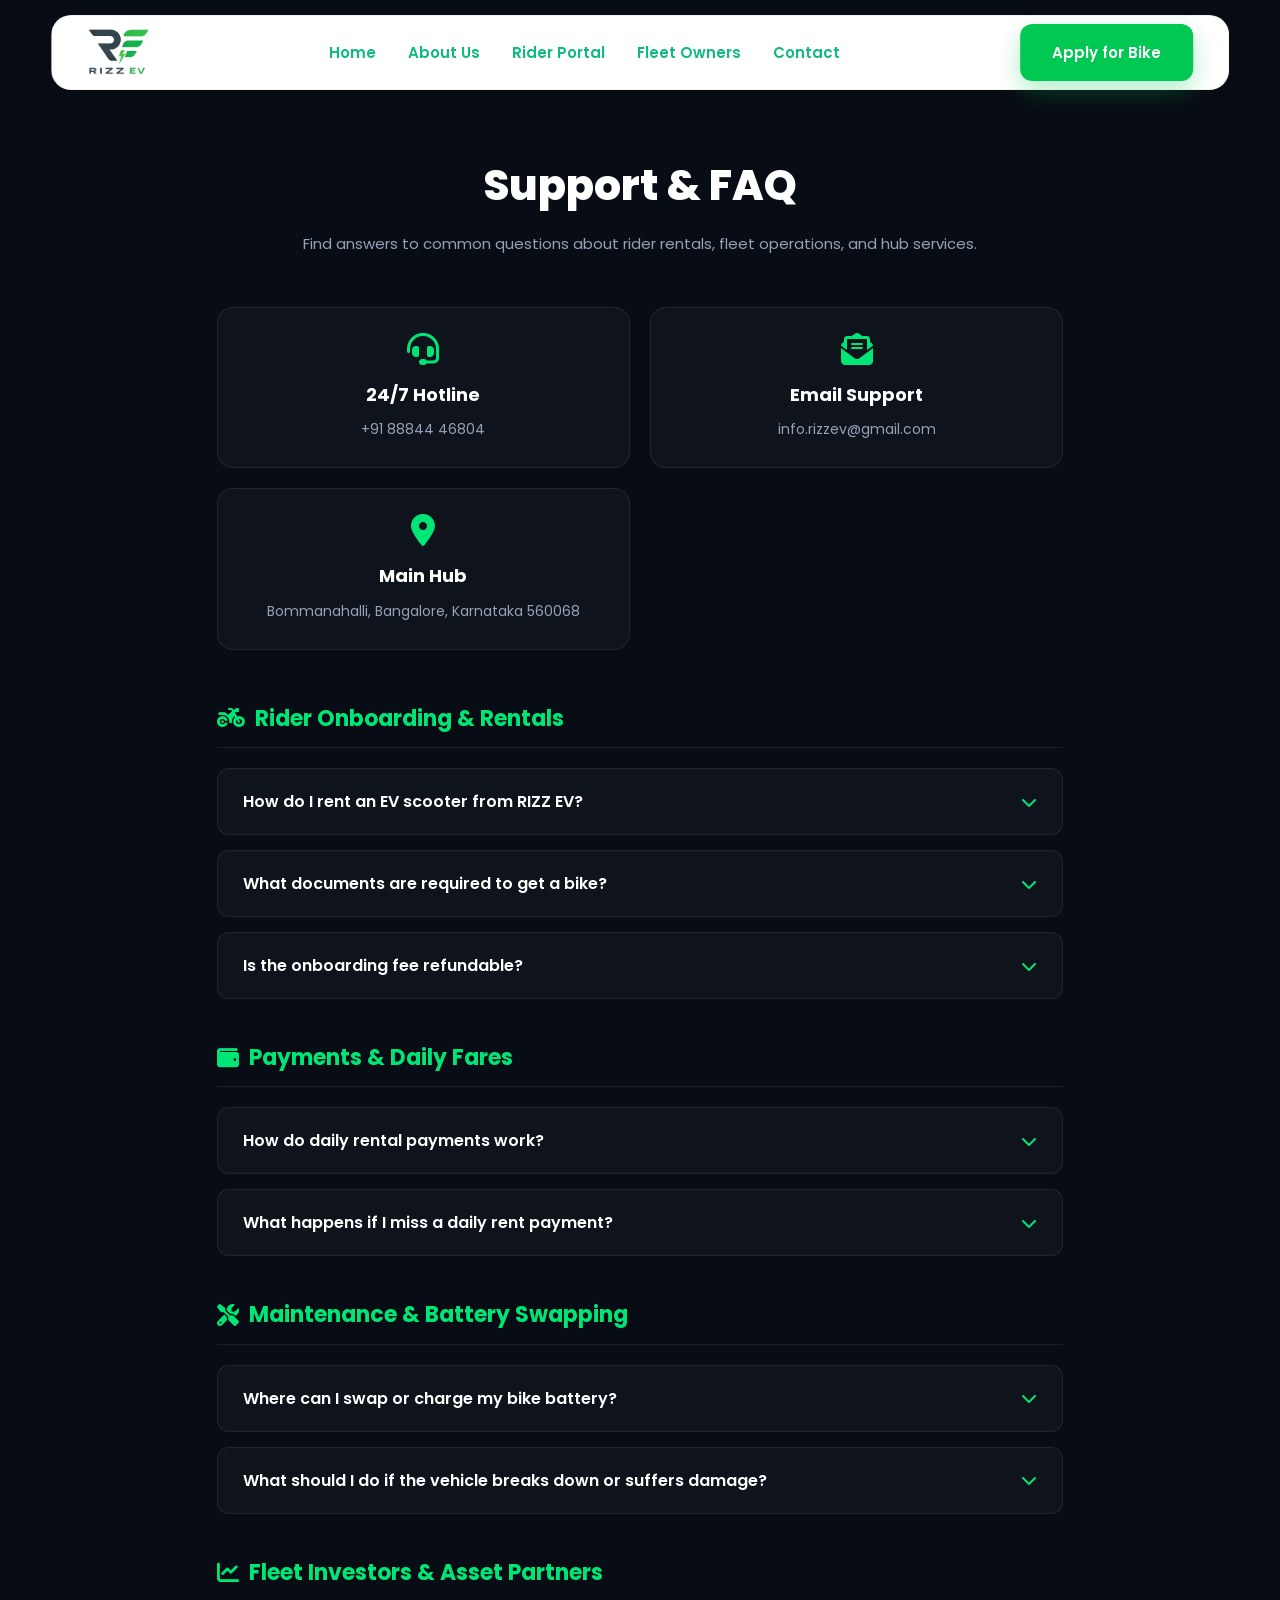
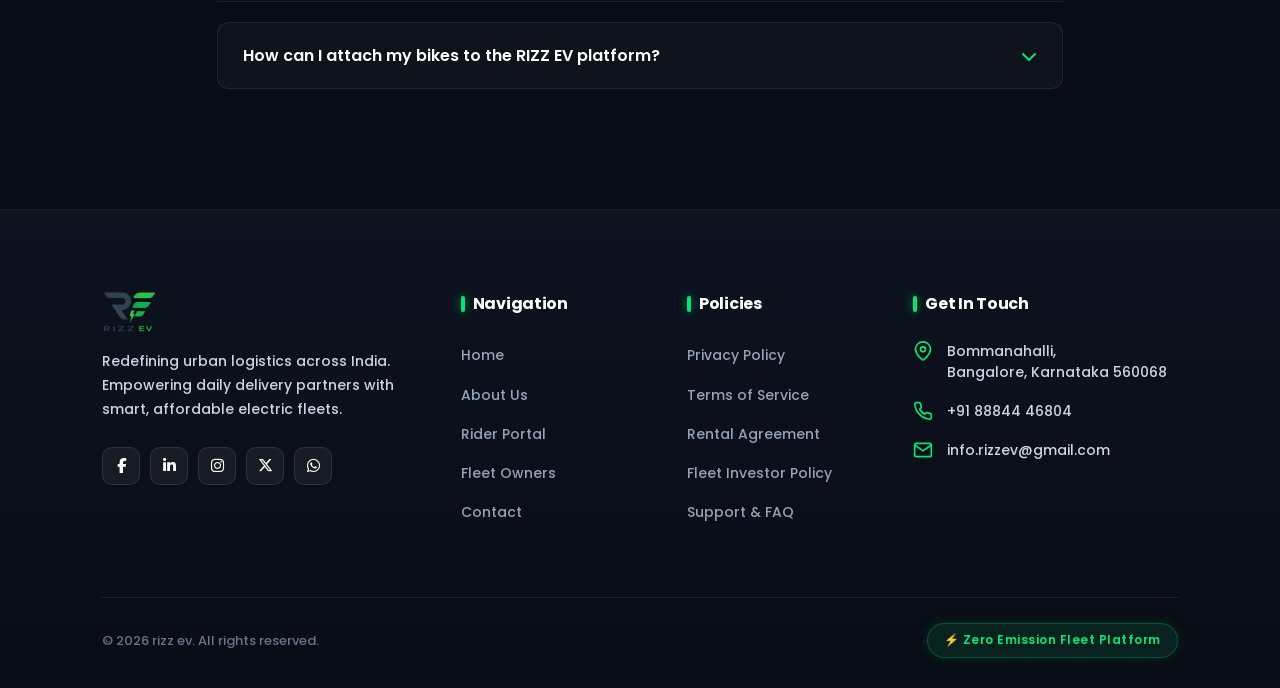
<file: support-faq.html>
<!DOCTYPE html>
<html lang="en">
<head>
    <meta charset="UTF-8">
    <meta name="viewport" content="width=device-width, initial-scale=1.0">
    <title>Support & FAQ | RIZZ EV</title>
    <!-- FontAwesome Icons -->
    <link rel="stylesheet" href="https://cdnjs.cloudflare.com/ajax/libs/font-awesome/6.5.1/css/all.min.css">
    <!-- Google Fonts import to match index.html typography -->
<link rel="preconnect" href="https://fonts.googleapis.com">
<link rel="preconnect" href="https://fonts.gstatic.com" crossorigin>
<link href="https://fonts.googleapis.com/css2?family=Poppins:wght@300;400;500;600;700;800&display=swap" rel="stylesheet">
<link rel="stylesheet" href="style.css">

    <style>
        

        /* =========================================
           PAGE STYLES
        ========================================= */
        * {
            box-sizing: border-box;
            margin: 0;
            padding: 0;
        }

        body {
            background-color: #080c14;
            color: #cbd5e1;
            font-family: system-ui, -apple-system, sans-serif;
            line-height: 1.7;
        }

        .container {
            max-width: 1000px;
            margin: 0 auto;
            padding: 150px 6% 80px;
        }

        .page-header {
            text-align: center;
            margin-bottom: 50px;
        }

        .page-header h1 {
            color: #ffffff;
            font-size: 42px;
            font-weight: 800;
            margin-bottom: 10px;
        }

        .page-header p {
            color: #94a3b8;
            font-size: 15px;
        }

        /* QUICK CONTACT CARDS */
        .support-grid {
            display: grid;
            grid-template-columns: repeat(auto-fit, minmax(280px, 1fr));
            gap: 20px;
            margin-bottom: 50px;
        }

        .support-card {
            background: rgba(255, 255, 255, 0.03);
            border: 1px solid rgba(255, 255, 255, 0.08);
            border-radius: 16px;
            padding: 25px;
            text-align: center;
            transition: transform 0.3s ease, border-color 0.3s ease;
        }

        .support-card:hover {
            transform: translateY(-5px);
            border-color: #00e676;
        }

        .support-card i {
            font-size: 32px;
            color: #00e676;
            margin-bottom: 15px;
        }

        .support-card h3 {
            color: #ffffff;
            font-size: 18px;
            margin-bottom: 8px;
        }

        .support-card p {
            color: #94a3b8;
            font-size: 14px;
        }

        /* FAQ ACCORDION SECTION */
        .faq-category {
            margin-bottom: 40px;
        }

        .faq-category-title {
            color: #00e676;
            font-size: 22px;
            font-weight: 700;
            margin-bottom: 20px;
            display: flex;
            align-items: center;
            gap: 10px;
            border-bottom: 1px solid rgba(255, 255, 255, 0.08);
            padding-bottom: 10px;
        }

        .faq-item {
            background: rgba(255, 255, 255, 0.03);
            border: 1px solid rgba(255, 255, 255, 0.08);
            border-radius: 12px;
            margin-bottom: 15px;
            overflow: hidden;
        }

        .faq-question {
            width: 100%;
            background: none;
            border: none;
            outline: none;
            padding: 20px 25px;
            text-align: left;
            color: #ffffff;
            font-size: 16px;
            font-weight: 600;
            display: flex;
            justify-content: space-between;
            align-items: center;
            cursor: pointer;
            transition: background 0.2s ease;
        }

        .faq-question:hover {
            background: rgba(255, 255, 255, 0.02);
        }

        .faq-question i {
            color: #00e676;
            transition: transform 0.3s ease;
        }

        .faq-answer {
            max-height: 0;
            overflow: hidden;
            transition: max-height 0.3s ease, padding 0.3s ease;
            padding: 0 25px;
            color: #94a3b8;
            font-size: 14px;
            line-height: 1.7;
        }

        .faq-item.active .faq-answer {
            max-height: 300px;
            padding: 0 25px 20px 25px;
        }

        .faq-item.active .faq-question i {
            transform: rotate(180deg);
        }

        /* =========================================
           RIZZ EV CUSTOM FOOTER STYLES
        ========================================= */
        .rizz-footer {
            background: linear-gradient(180deg, #0d131f 0%, #080c14 100%);
            color: #94a3b8;
            padding: 80px 8% 30px;
            font-family: system-ui, -apple-system, sans-serif;
            border-top: 1px solid rgba(255, 255, 255, 0.05);
        }

        .rizz-footer-wrapper {
            max-width: 1200px;
            margin: 0 auto;
            display: grid;
            grid-template-columns: 1.4fr 0.8fr 0.8fr 1.2fr;
            gap: 50px;
            padding-bottom: 60px;
        }

        .rizz-brand {
            display: inline-flex;
            align-items: center;
            gap: 8px;
            text-decoration: none;
            margin-bottom: 20px;
        }

        .rizz-manifesto {
            font-size: 14px;
            line-height: 1.7;
            color: #cbd5e1;
            margin-bottom: 25px;
            max-width: 310px;
        }

        .rizz-social-row {
            display: flex;
            gap: 10px;
            flex-wrap: wrap;
        }

        .social-btn {
            width: 38px;
            height: 38px;
            border-radius: 10px;
            background: rgba(255, 255, 255, 0.05);
            border: 1px solid rgba(255, 255, 255, 0.1);
            color: #ffffff;
            display: flex;
            align-items: center;
            justify-content: center;
            text-decoration: none;
            transition: all 0.3s ease;
        }

        .social-btn:hover {
            background: #00e676;
            color: #080c14;
            transform: translateY(-3px);
        }

        .col-title {
            color: #ffffff;
            font-size: 16px;
            font-weight: 700;
            margin-bottom: 24px;
            position: relative;
            padding-left: 12px;
        }

        .col-title::before {
            content: '';
            position: absolute;
            left: 0;
            top: 50%;
            transform: translateY(-50%);
            width: 4px;
            height: 16px;
            background: #00e676;
            border-radius: 2px;
        }

        .rizz-nav-list {
            list-style: none;
            padding: 0;
            margin: 0;
        }

        .rizz-nav-list li {
            margin-bottom: 12px;
        }

        .rizz-nav-list a {
            color: #94a3b8;
            text-decoration: none;
            font-size: 14px;
            transition: all 0.2s ease;
            display: inline-block;
        }

        .rizz-nav-list a:hover {
            color: #00e676;
            transform: translateX(5px);
        }

        .contact-card {
            display: flex;
            flex-direction: column;
            gap: 18px;
        }

        .contact-item {
            display: flex;
            align-items: flex-start;
            gap: 14px;
            font-size: 14px;
            line-height: 1.5;
            color: #cbd5e1;
        }

        .contact-item a {
            color: #cbd5e1;
            text-decoration: none;
            transition: color 0.2s ease;
        }

        .contact-item a:hover {
            color: #00e676;
        }

        .rizz-footer-bottom {
            max-width: 1200px;
            margin: 0 auto;
            border-top: 1px solid rgba(255, 255, 255, 0.08);
            padding-top: 25px;
            display: flex;
            justify-content: space-between;
            align-items: center;
            font-size: 13px;
            color: #64748b;
        }

        .pill-badge {
            background: rgba(0, 230, 118, 0.1);
            border: 1px solid rgba(0, 230, 118, 0.25);
            color: #00e676;
            padding: 6px 16px;
            border-radius: 30px;
            font-size: 12px;
            font-weight: 600;
        }

        .footer-logo-img {
            height: 45px;
            width: auto;
            object-fit: contain;
            margin-bottom: 15px;
            display: block;
        }

        /* RESPONSIVE BREAKPOINTS */
        @media (max-width: 992px) {
            .hero-video-layout { min-height: 70vh; padding-top: 120px; }
            .hero-content-video h1 { font-size: 36px; }
            .benefits-grid, .calc-grid, .process-grid, .testimonials-grid { grid-template-columns: 1fr; }
            .rizz-footer-wrapper { grid-template-columns: 1fr 1fr; gap: 40px; }
        }

        

        @media (max-width: 600px) {
            .rizz-footer-wrapper { grid-template-columns: 1fr; }
            .rizz-footer-bottom { flex-direction: column; gap: 15px; text-align: center; }
        }

        /* =========================================
   GLOBAL HAMBURGER & MOBILE NAVBAR STYLES
   ========================================= */

@media (max-width: 768px) {
  .navbar {
    height: auto !important;
    padding: 12px 18px !important;
    flex-direction: row !important;
    flex-wrap: wrap !important;
    justify-content: space-between !important;
    align-items: center !important;
  }


/* Style the 3-line Hamburger Button */
.hamburger-btn {
    display: flex !important;
    flex-direction: column;
    justify-content: space-between;
    width: 28px;
    height: 20px;
    background: transparent;
    border: none;
    cursor: pointer;
    padding: 0;
    z-index: 1000;
  }

.hamburger-btn span {
    display: block;
    width: 100%;
    height: 3px;
    background-color: #00c853;
    border-radius: 2px;
    transition: all 0.3s ease;
  }


/* Mobile Screen Breakpoint Rules */
@media (min-width: 769px) {
  .hamburger-btn {
    display: none !important;
  }
}

  /* FORCE hide navigation links by default on mobile */
  nav ul, .nav-links {
    display: none !important;
    flex-direction: column !important;
    width: 100% !important;
    background: #ffffff;
    position: absolute;
    top: 100%;
    left: 0;
    padding: 20px 0;
    box-shadow: 0 15px 30px rgba(0,0,0,0.1);
    border-radius: 0 0 20px 20px;
    list-style: none;
    text-align: center;
    z-index: 999;
  }

  /* When JavaScript adds .active class, show the menu */
  .nav-links.active {
    display: flex !important;
  }

  nav ul li {
    margin: 10px 0;
  }

  nav ul li a {
    font-size: 16px !important;
    color: #0f172a !important;
    font-weight: 600;
  }

  .nav-right {
    display: none; 
  }
}

    </style>
</head>
<body>

    <!-- NAVBAR -->
   <!-- NAVBAR -->
<header class="navbar">
    <a href="index.html#home" class="logo">
        <img src="images/logo.png" alt="RIZZ EV Logo">
    </a>

    <nav>
        <!-- Mobile Menu Toggle Button -->
        <button class="hamburger-btn" id="hamburgerBtn" aria-label="Toggle navigation">
            <span></span>
            <span></span>
            <span></span>
        </button>

        <ul class="nav-links" id="navMenu">
            <li><a href="index.html#home">Home</a></li>
            <li><a href="about.html">About Us</a></li>
            <li><a href="riders.html">Rider Portal</a></li>
            <li><a href="investors.html">Fleet Owners</a></li>
            <li><a href="contact.html">Contact</a></li>
        </ul>
    </nav>

    <div class="nav-right">
            <a href="riders.html" class="btn-primary">Apply for Bike</a>
        </div>
    </header>

    <!-- MAIN CONTENT -->
    <div class="container">
        <div class="page-header">
            <h1>Support & FAQ</h1>
            <p>Find answers to common questions about rider rentals, fleet operations, and hub services.</p>
        </div>

        <!-- QUICK CONTACT GRID -->
        <div class="support-grid">
            <div class="support-card">
                <i class="fas fa-headset"></i>
                <h3>24/7 Hotline</h3>
                <p>+91 88844 46804 </p>
            </div>
            <div class="support-card">
                <i class="fas fa-envelope-open-text"></i>
                <h3>Email Support</h3>
                <p>info.rizzev@gmail.com</p>
            </div>
            <div class="support-card">
                <i class="fas fa-map-marker-alt"></i>
                <h3>Main Hub</h3>
                <p>Bommanahalli,
Bangalore, Karnataka 560068</p>
            </div>
        </div>

        <!-- FAQ ACCORDION -->
        <div class="faq-container">
            
            <!-- CATEGORY 1: RIDER ONBOARDING & RENTAL -->
            <div class="faq-category">
                <div class="faq-category-title">
                    <i class="fas fa-motorcycle"></i> Rider Onboarding & Rentals
                </div>

                <div class="faq-item">
                    <button class="faq-question">
                        <span>How do I rent an EV scooter from RIZZ EV?</span>
                        <i class="fas fa-chevron-down"></i>
                    </button>
                    <div class="faq-answer">
                        You can apply online via our Rider Portal or visit any RIZZ EV Hub. Submit your government photo ID, pay the initial onboarding fee, complete a quick verification check, and pick up your scooter on the same day.
                    </div>
                </div>

                <div class="faq-item">
                    <button class="faq-question">
                        <span>What documents are required to get a bike?</span>
                        <i class="fas fa-chevron-down"></i>
                    </button>
                    <div class="faq-answer">
                        You need a valid government-issued ID (such as an Aadhaar Card or Voter ID) along with your current address proof and basic contact details.
                    </div>
                </div>

                <div class="faq-item">
                    <button class="faq-question">
                        <span>Is the onboarding fee refundable?</span>
                        <i class="fas fa-chevron-down"></i>
                    </button>
                    <div class="faq-answer">
                        As outlined in our Rental Agreement, the onboarding fee covers administrative registration, background checks, and initial vehicle allocation, and is non-refundable once vehicle possession is taken.
                    </div>
                </div>
            </div>

            <!-- CATEGORY 2: PAYMENTS & RATES -->
            <div class="faq-category">
                <div class="faq-category-title">
                    <i class="fas fa-wallet"></i> Payments & Daily Fares
                </div>

                <div class="faq-item">
                    <button class="faq-question">
                        <span>How do daily rental payments work?</span>
                        <i class="fas fa-chevron-down"></i>
                    </button>
                    <div class="faq-answer">
                        Daily rental fees are automatically collected via digital UPI/Debit channels according to your assigned schedule. You can manage and track payments directly through your RIZZ EV Rider Dashboard.
                    </div>
                </div>

                <div class="faq-item">
                    <button class="faq-question">
                        <span>What happens if I miss a daily rent payment?</span>
                        <i class="fas fa-chevron-down"></i>
                    </button>
                    <div class="faq-answer">
                        Failure to pay rental dues on time may result in remote vehicle immobilization via our IoT network. Outstanding balances must be cleared along with applicable penalty charges before vehicle access is restored.
                    </div>
                </div>
            </div>

            <!-- CATEGORY 3: MAINTENANCE & BATTERY SWAP -->
            <div class="faq-category">
                <div class="faq-category-title">
                    <i class="fas fa-tools"></i> Maintenance & Battery Swapping
                </div>

                <div class="faq-item">
                    <button class="faq-question">
                        <span>Where can I swap or charge my bike battery?</span>
                        <i class="fas fa-chevron-down"></i>
                    </button>
                    <div class="faq-answer">
                        You can visit any designated RIZZ EV Swap Hub across the city to replace low batteries with fully charged units in under 2 minutes.
                    </div>
                </div>

                <div class="faq-item">
                    <button class="faq-question">
                        <span>What should I do if the vehicle breaks down or suffers damage?</span>
                        <i class="fas fa-chevron-down"></i>
                    </button>
                    <div class="faq-answer">
                        Immediately pull over safely and contact our 24/7 Helpline at +91 93191 16117. Do not attempt unauthorized repairs or modifications. Our field service team will assist with recovery or issue a replacement bike subject to availability.
                    </div>
                </div>
            </div>

            <!-- CATEGORY 4: FLEET OWNERS & INVESTORS -->
            <div class="faq-category">
                <div class="faq-category-title">
                    <i class="fas fa-chart-line"></i> Fleet Investors & Asset Partners
                </div>

                <div class="faq-item">
                    <button class="faq-question">
                        <span>How can I attach my bikes to the RIZZ EV platform?</span>
                        <i class="fas fa-chevron-down"></i>
                    </button>
                    <div class="faq-answer">
                        Fleet owners and individual investors can register on our Fleet Owners page or reach out to investor@rizzev.com. We onboard, manage rider allocations, oversee servicing, and disburse monthly returns to asset owners.
                    </div>
                </div>
            </div>

        </div>
    </div>

    <!-- FOOTER -->
    <footer class="rizz-footer">
    <div class="rizz-footer-wrapper">
        
        <!-- Left Brand & Socials -->
        <div class="rizz-f-col brand-col">
            <a href="index.html#home">
                <img src="images/logo.png" alt="RIZZ EV Logo" class="footer-logo-img">
            </a>
            <p class="rizz-manifesto">
                Redefining urban logistics across India. Empowering daily delivery partners with smart, affordable electric fleets.
            </p>
            <div class="rizz-social-row">
                <a href="https://www.facebook.com" target="_blank" rel="noopener noreferrer" class="social-btn" aria-label="Facebook"><i class="fab fa-facebook-f"></i></a>
                <a href="https://www.linkedin.com" target="_blank" rel="noopener noreferrer" class="social-btn" aria-label="LinkedIn"><i class="fab fa-linkedin-in"></i></a>
                <a href="https://www.instagram.com/rapx_ev" target="_blank" rel="noopener noreferrer" class="social-btn" aria-label="Instagram"><i class="fab fa-instagram"></i></a>
                <a href="https://x.com" target="_blank" rel="noopener noreferrer" class="social-btn" aria-label="X"><i class="fab fa-x-twitter"></i></a>
                <a href="https://wa.me/918884446804" target="_blank" rel="noopener noreferrer" class="social-btn" aria-label="WhatsApp"><i class="fab fa-whatsapp"></i></a>
            </div>
        </div>

        <!-- Navigation Links -->
        <div class="rizz-f-col">
            <h4 class="col-title">Navigation</h4>
            <ul class="rizz-nav-list">
                <li><a href="index.html#home">Home</a></li>
                <li><a href="about.html">About Us</a></li>
                <li><a href="riders.html">Rider Portal</a></li>
                <li><a href="investors.html">Fleet Owners</a></li>
                <li><a href="contact.html">Contact</a></li>
            </ul>
        </div>

        <!-- Policies Links -->
        <div class="rizz-f-col">
            <h4 class="col-title">Policies</h4>
            <ul class="rizz-nav-list">
                <li><a href="privacy-policy.html">Privacy Policy</a></li>
                <li><a href="terms.html">Terms of Service</a></li>
                <li><a href="rental-agreement.html">Rental Agreement</a></li>
                <li><a href="fleet-investor-policy.html">Fleet Investor Policy</a></li>
                 <li><a href="support-faq.html">Support & FAQ</a></li>
            </ul>
        </div>

        <!-- Contact Column -->
        <div class="rizz-f-col contact-col">
            <h4 class="col-title">Get In Touch</h4>
            <div class="contact-card">
                <div class="contact-item">
                    <svg width="20" height="20" viewBox="0 0 24 24" fill="none" stroke="#00e676" stroke-width="2"><path d="M21 10c0 7-9 13-9 13s-9-6-9-13a9 9 0 0 1 18 0z"></path><circle cx="12" cy="10" r="3"></circle></svg>
                    <span>Bommanahalli,<br>Bangalore, Karnataka 560068</span>
                </div>
                <div class="contact-item">
                    <svg width="20" height="20" viewBox="0 0 24 24" fill="none" stroke="#00e676" stroke-width="2"><path d="M22 16.92v3a2 2 0 0 1-2.18 2 19.79 19.79 0 0 1-8.63-3.07 19.5 19.5 0 0 1-6-6 19.79 19.79 0 0 1-3.07-8.67A2 2 0 0 1 4.11 2h3a2 2 0 0 1 2 1.72 12.84 12.84 0 0 0 .7 2.81 2 2 0 0 1-.45 2.11L8.09 9.91a16 16 0 0 0 6 6l1.27-1.27a2 2 0 0 1 2.11-.45 12.84 12.84 0 0 0 2.81.7A2 2 0 0 1 22 16.92z"></path></svg>
                    <span>+91 88844 46804</span>
                </div>
                <div class="contact-item">
                    <svg width="20" height="20" viewBox="0 0 24 24" fill="none" stroke="#00e676" stroke-width="2"><path d="M4 4h16c1.1 0 2 .9 2 2v12c0 1.1-.9 2-2 2H4c-1.1 0-2-.9-2-2V6c0-1.1.9-2 2-2z"></path><polyline points="22,6 12,13 2,6"></polyline></svg>
                    <a href="https://mail.google.com/mail/?view=cm&fs=1&to=info.rizzev@gmail.com&su=Inquiry%20regarding%20RIZZ%20EV" target="_blank" rel="noopener noreferrer">info.rizzev@gmail.com</a>
                </div>
            </div>
        </div>

    </div>

    <div class="rizz-footer-bottom">
        <p>© 2026 rizz ev. All rights reserved.</p>
        <span class="pill-badge">⚡ Zero Emission Fleet Platform</span>
    </div>
</footer>

    <!-- ACCORDION SCRIPT -->
    <script>
        document.querySelectorAll('.faq-question').forEach(button => {
            button.addEventListener('click', () => {
                const faqItem = button.parentElement;
                
                // Toggle active class on clicked item
                faqItem.classList.toggle('active');

                // Close other items in the same section
                document.querySelectorAll('.faq-item').forEach(item => {
                    if (item !== faqItem) {
                        item.classList.remove('active');
                    }
                });
            });
        });
    </script>

    <script>
    // 1. Force browser to handle manual scroll restoration so it doesn't auto-remember on refresh
    if ('scrollRestoration' in history) {
        history.scrollRestoration = 'manual';
    }

    // 2. Save scroll position on scroll
    window.addEventListener('scroll', function() {
        if (history.replaceState) {
            history.replaceState({ scroll: window.scrollY }, document.title);
        }
    }, { passive: true });

    // 3. Clear state on a fresh page load/refresh so it forces the top
    window.addEventListener('DOMContentLoaded', function() {
        // If the user just hit refresh, clear the history state scroll memory
        if (performance.navigation.type === 1 || window.performance?.getEntriesByType("navigation")[0]?.type === "reload") {
            window.scrollTo(0, 0);
            if (history.replaceState) {
                history.replaceState({ scroll: 0 }, document.title);
            }
        }
    });

    // 4. Restore exact position ONLY when using the Back button
    window.addEventListener('pageshow', function(event) {
        const isReload = performance.navigation.type === 1;
        if (!isReload && history.state && history.state.scroll !== undefined) {
            window.scrollTo(0, history.state.scroll);
        }
    });
</script>

<script>
document.addEventListener("DOMContentLoaded", function () {
    const hamburgerBtn = document.getElementById("hamburgerBtn");
    const navMenu = document.getElementById("navMenu");

    if (hamburgerBtn && navMenu) {
        hamburgerBtn.addEventListener("click", function (e) {
            e.stopPropagation();
            navMenu.classList.toggle("active");
        });
    }
});
</script>

</body>
</html>
</file>
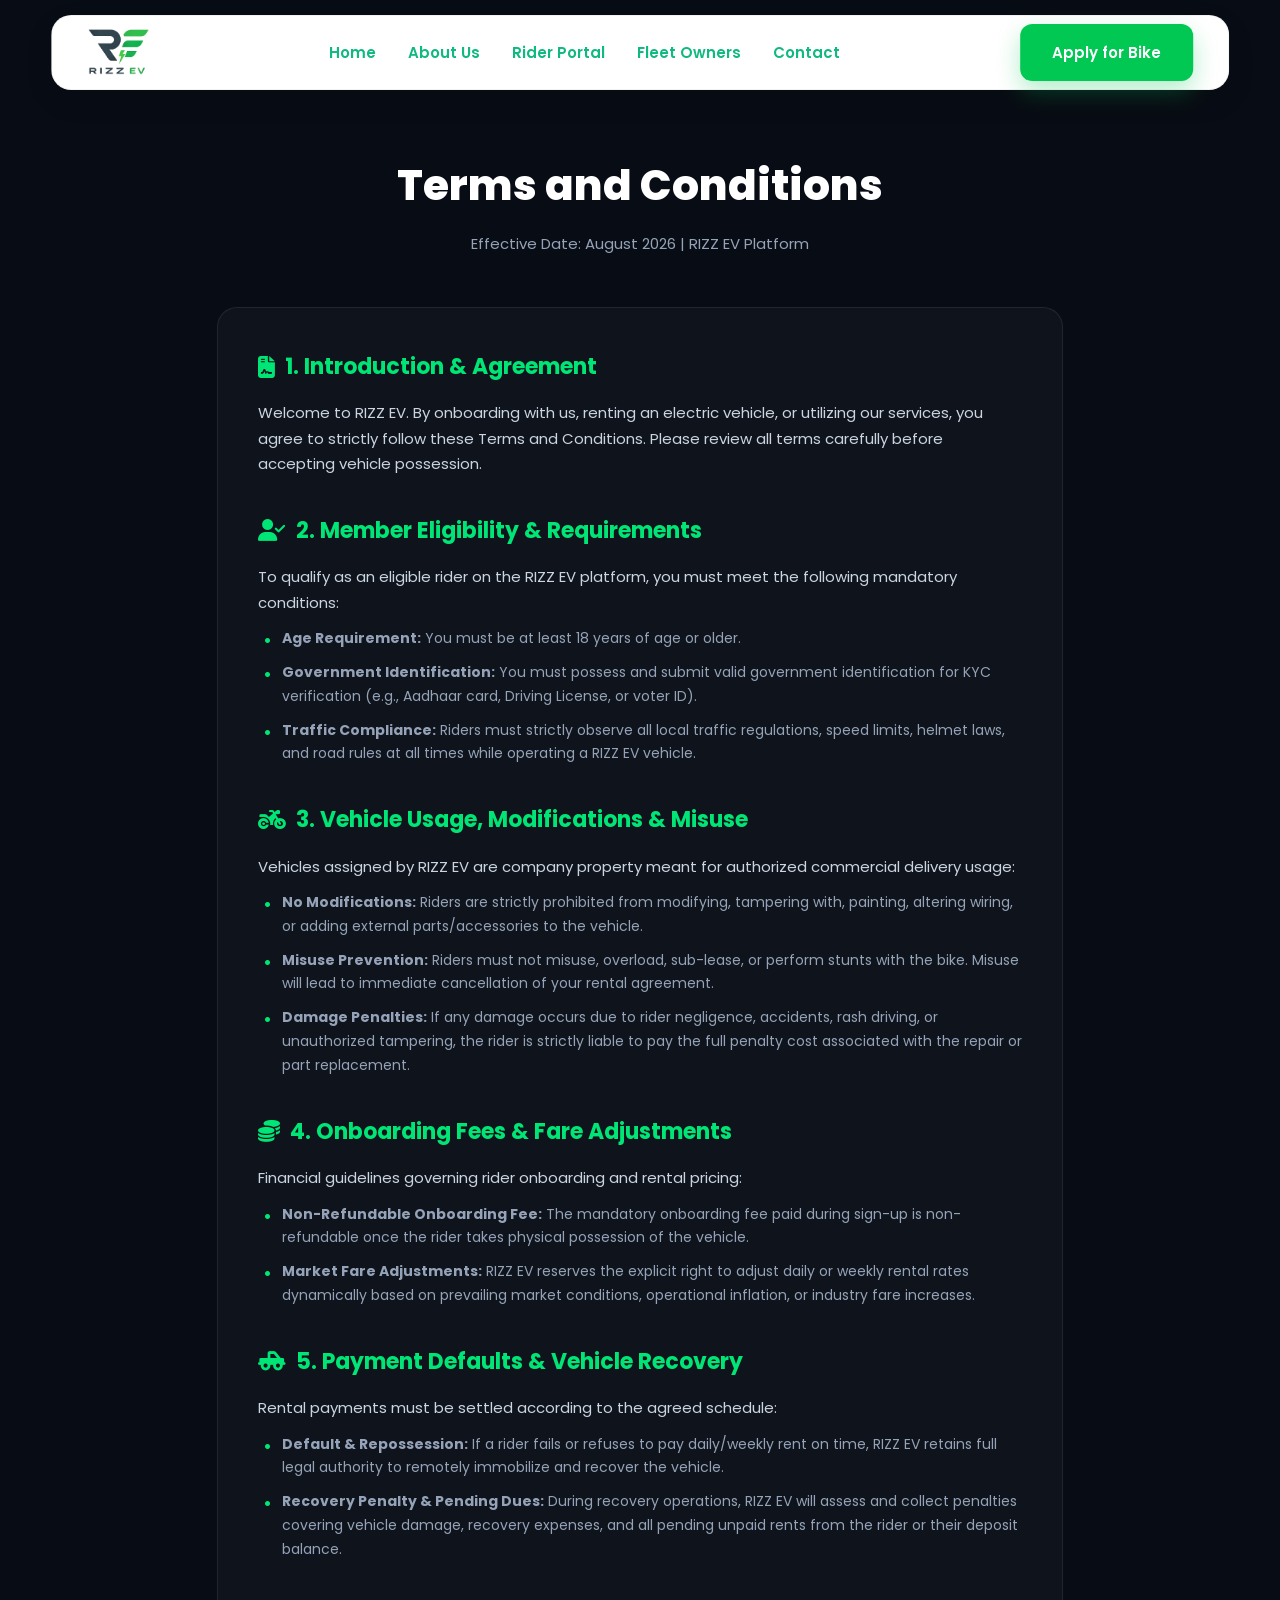
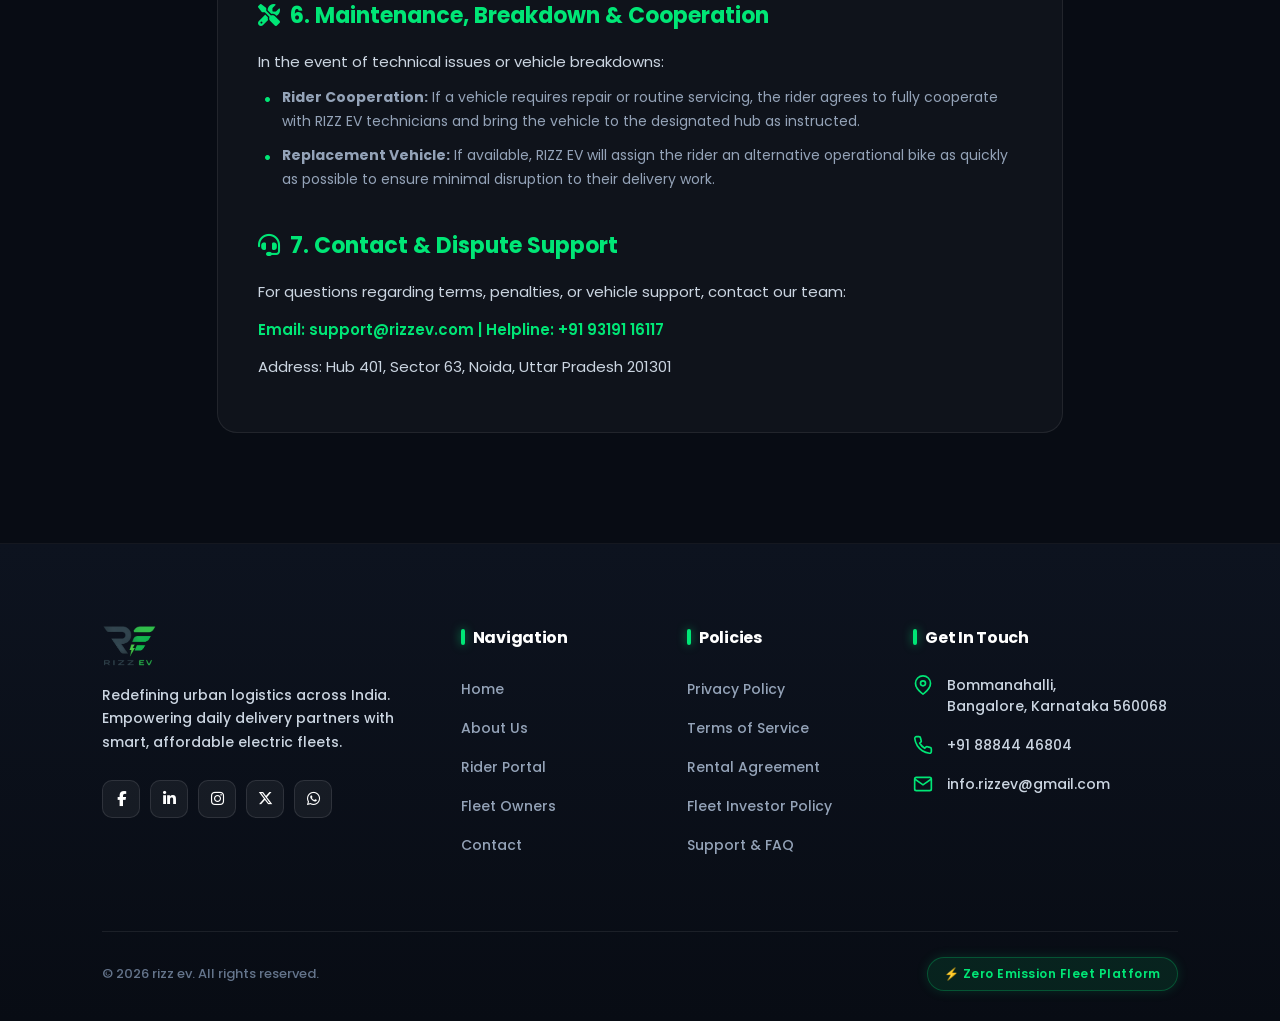
<file: terms.html>
<!DOCTYPE html>
<html lang="en">
<head>
    <meta charset="UTF-8">
    <meta name="viewport" content="width=device-width, initial-scale=1.0">
    <title>Terms and Conditions | RIZZ EV</title>
    <!-- FontAwesome Icons -->
    <link rel="stylesheet" href="https://cdnjs.cloudflare.com/ajax/libs/font-awesome/6.5.1/css/all.min.css">
    <!-- Google Fonts import to match index.html typography -->
<link rel="preconnect" href="https://fonts.googleapis.com">
<link rel="preconnect" href="https://fonts.gstatic.com" crossorigin>
<link href="https://fonts.googleapis.com/css2?family=Poppins:wght@300;400;500;600;700;800&display=swap" rel="stylesheet">
<link rel="stylesheet" href="style.css">

    <style>
        

        /* =========================================
           PAGE STYLES
        ========================================= */
        * {
            box-sizing: border-box;
            margin: 0;
            padding: 0;
        }

        body {
            background-color: #080c14;
            color: #cbd5e1;
            font-family: system-ui, -apple-system, sans-serif;
            line-height: 1.7;
        }

        .container {
            max-width: 1000px;
            margin: 0 auto;
            padding: 150px 6% 80px;
        }

        .page-header {
            text-align: center;
            margin-bottom: 50px;
        }

        .page-header h1 {
            color: #ffffff;
            font-size: 42px;
            font-weight: 800;
            margin-bottom: 10px;
        }

        .page-header p {
            color: #94a3b8;
            font-size: 15px;
        }

        .terms-card {
            background: rgba(255, 255, 255, 0.03);
            border: 1px solid rgba(255, 255, 255, 0.08);
            border-radius: 20px;
            padding: 40px;
            margin-bottom: 30px;
        }

        .terms-section {
            margin-bottom: 35px;
        }

        .terms-section:last-child {
            margin-bottom: 0;
        }

        .terms-section h2 {
            color: #00e676;
            font-size: 22px;
            margin-bottom: 15px;
            font-weight: 700;
            display: flex;
            align-items: center;
            gap: 10px;
        }

        .terms-section p {
            color: #cbd5e1;
            font-size: 15px;
            margin-bottom: 12px;
        }

        .terms-section ul {
            list-style: none;
            padding-left: 0;
            margin-bottom: 15px;
        }

        .terms-section ul li {
            position: relative;
            padding-left: 24px;
            margin-bottom: 10px;
            color: #94a3b8;
            font-size: 14px;
        }

        .terms-section ul li::before {
            content: "•";
            color: #00e676;
            font-weight: bold;
            font-size: 18px;
            position: absolute;
            left: 5px;
            top: -2px;
        }

        /* =========================================
           RIZZ EV CUSTOM FOOTER STYLES
        ========================================= */
        .rizz-footer {
            background: linear-gradient(180deg, #0d131f 0%, #080c14 100%);
            color: #94a3b8;
            padding: 80px 8% 30px;
            font-family: system-ui, -apple-system, sans-serif;
            border-top: 1px solid rgba(255, 255, 255, 0.05);
        }

        .rizz-footer-wrapper {
            max-width: 1200px;
            margin: 0 auto;
            display: grid;
            grid-template-columns: 1.4fr 0.8fr 0.8fr 1.2fr;
            gap: 50px;
            padding-bottom: 60px;
        }

        .rizz-brand {
            display: inline-flex;
            align-items: center;
            gap: 8px;
            text-decoration: none;
            margin-bottom: 20px;
        }

        .rizz-manifesto {
            font-size: 14px;
            line-height: 1.7;
            color: #cbd5e1;
            margin-bottom: 25px;
            max-width: 310px;
        }

        .rizz-social-row {
            display: flex;
            gap: 10px;
            flex-wrap: wrap;
        }

        .social-btn {
            width: 38px;
            height: 38px;
            border-radius: 10px;
            background: rgba(255, 255, 255, 0.05);
            border: 1px solid rgba(255, 255, 255, 0.1);
            color: #ffffff;
            display: flex;
            align-items: center;
            justify-content: center;
            text-decoration: none;
            transition: all 0.3s ease;
        }

        .social-btn:hover {
            background: #00e676;
            color: #080c14;
            transform: translateY(-3px);
        }

        .col-title {
            color: #ffffff;
            font-size: 16px;
            font-weight: 700;
            margin-bottom: 24px;
            position: relative;
            padding-left: 12px;
        }

        .col-title::before {
            content: '';
            position: absolute;
            left: 0;
            top: 50%;
            transform: translateY(-50%);
            width: 4px;
            height: 16px;
            background: #00e676;
            border-radius: 2px;
        }

        .rizz-nav-list {
            list-style: none;
            padding: 0;
            margin: 0;
        }

        .rizz-nav-list li {
            margin-bottom: 12px;
        }

        .rizz-nav-list a {
            color: #94a3b8;
            text-decoration: none;
            font-size: 14px;
            transition: all 0.2s ease;
            display: inline-block;
        }

        .rizz-nav-list a:hover {
            color: #00e676;
            transform: translateX(5px);
        }

        .contact-card {
            display: flex;
            flex-direction: column;
            gap: 18px;
        }

        .contact-item {
            display: flex;
            align-items: flex-start;
            gap: 14px;
            font-size: 14px;
            line-height: 1.5;
            color: #cbd5e1;
        }

        .contact-item a {
            color: #cbd5e1;
            text-decoration: none;
            transition: color 0.2s ease;
        }

        .contact-item a:hover {
            color: #00e676;
        }

        .rizz-footer-bottom {
            max-width: 1200px;
            margin: 0 auto;
            border-top: 1px solid rgba(255, 255, 255, 0.08);
            padding-top: 25px;
            display: flex;
            justify-content: space-between;
            align-items: center;
            font-size: 13px;
            color: #64748b;
        }

        .pill-badge {
            background: rgba(0, 230, 118, 0.1);
            border: 1px solid rgba(0, 230, 118, 0.25);
            color: #00e676;
            padding: 6px 16px;
            border-radius: 30px;
            font-size: 12px;
            font-weight: 600;
        }

        .footer-logo-img {
            height: 45px;
            width: auto;
            object-fit: contain;
            margin-bottom: 15px;
            display: block;
        }

        /* RESPONSIVE BREAKPOINTS */
        @media (max-width: 992px) {
            .hero-video-layout { min-height: 70vh; padding-top: 120px; }
            .hero-content-video h1 { font-size: 36px; }
            .benefits-grid, .calc-grid, .process-grid, .testimonials-grid { grid-template-columns: 1fr; }
            .rizz-footer-wrapper { grid-template-columns: 1fr 1fr; gap: 40px; }
        }

        

        @media (max-width: 600px) {
            .rizz-footer-wrapper { grid-template-columns: 1fr; }
            .rizz-footer-bottom { flex-direction: column; gap: 15px; text-align: center; }
        }


         /* =========================================
   GLOBAL HAMBURGER & MOBILE NAVBAR STYLES
   ========================================= */

@media (max-width: 768px) {
  .navbar {
    height: auto !important;
    padding: 12px 18px !important;
    flex-direction: row !important;
    flex-wrap: wrap !important;
    justify-content: space-between !important;
    align-items: center !important;
  }


/* Style the 3-line Hamburger Button */
.hamburger-btn {
    display: flex !important;
    flex-direction: column;
    justify-content: space-between;
    width: 28px;
    height: 20px;
    background: transparent;
    border: none;
    cursor: pointer;
    padding: 0;
    z-index: 1000;
  }

.hamburger-btn span {
    display: block;
    width: 100%;
    height: 3px;
    background-color: #00c853;
    border-radius: 2px;
    transition: all 0.3s ease;
  }


/* Mobile Screen Breakpoint Rules */
@media (min-width: 769px) {
  .hamburger-btn {
    display: none !important;
  }
}

  /* FORCE hide navigation links by default on mobile */
  nav ul, .nav-links {
    display: none !important;
    flex-direction: column !important;
    width: 100% !important;
    background: #ffffff;
    position: absolute;
    top: 100%;
    left: 0;
    padding: 20px 0;
    box-shadow: 0 15px 30px rgba(0,0,0,0.1);
    border-radius: 0 0 20px 20px;
    list-style: none;
    text-align: center;
    z-index: 999;
  }

  /* When JavaScript adds .active class, show the menu */
  .nav-links.active {
    display: flex !important;
  }

  nav ul li {
    margin: 10px 0;
  }

  nav ul li a {
    font-size: 16px !important;
    color: #0f172a !important;
    font-weight: 600;
  }

  .nav-right {
    display: none; 
  }
}

    </style>
</head>
<body>

    <!-- NAVBAR -->
    <!-- NAVBAR -->
<header class="navbar">
    <a href="index.html#home" class="logo">
        <img src="images/logo.png" alt="RIZZ EV Logo">
    </a>

    <nav>
        <!-- Mobile Menu Toggle Button -->
        <button class="hamburger-btn" id="hamburgerBtn" aria-label="Toggle navigation">
            <span></span>
            <span></span>
            <span></span>
        </button>

        <ul class="nav-links" id="navMenu">
            <li><a href="index.html#home">Home</a></li>
            <li><a href="about.html">About Us</a></li>
            <li><a href="riders.html">Rider Portal</a></li>
            <li><a href="investors.html">Fleet Owners</a></li>
            <li><a href="contact.html">Contact</a></li>
        </ul>
    </nav>

    <div class="nav-right">
            <a href="riders.html" class="btn-primary">Apply for Bike</a>
        </div>
    </header>

    <!-- MAIN CONTENT -->
    <div class="container">
        <div class="page-header">
            <h1>Terms and Conditions</h1>
            <p>Effective Date: August 2026 | RIZZ EV Platform</p>
        </div>

        <div class="terms-card">
            
            <div class="terms-section">
                <h2><i class="fas fa-file-contract"></i> 1. Introduction & Agreement</h2>
                <p>Welcome to RIZZ EV. By onboarding with us, renting an electric vehicle, or utilizing our services, you agree to strictly follow these Terms and Conditions. Please review all terms carefully before accepting vehicle possession.</p>
            </div>

            <div class="terms-section">
                <h2><i class="fas fa-user-check"></i> 2. Member Eligibility & Requirements</h2>
                <p>To qualify as an eligible rider on the RIZZ EV platform, you must meet the following mandatory conditions:</p>
                <ul>
                    <li><strong>Age Requirement:</strong> You must be at least 18 years of age or older.</li>
                    <li><strong>Government Identification:</strong> You must possess and submit valid government identification for KYC verification (e.g., Aadhaar card, Driving License, or voter ID).</li>
                    <li><strong>Traffic Compliance:</strong> Riders must strictly observe all local traffic regulations, speed limits, helmet laws, and road rules at all times while operating a RIZZ EV vehicle.</li>
                </ul>
            </div>

            <div class="terms-section">
                <h2><i class="fas fa-motorcycle"></i> 3. Vehicle Usage, Modifications & Misuse</h2>
                <p>Vehicles assigned by RIZZ EV are company property meant for authorized commercial delivery usage:</p>
                <ul>
                    <li><strong>No Modifications:</strong> Riders are strictly prohibited from modifying, tampering with, painting, altering wiring, or adding external parts/accessories to the vehicle.</li>
                    <li><strong>Misuse Prevention:</strong> Riders must not misuse, overload, sub-lease, or perform stunts with the bike. Misuse will lead to immediate cancellation of your rental agreement.</li>
                    <li><strong>Damage Penalties:</strong> If any damage occurs due to rider negligence, accidents, rash driving, or unauthorized tampering, the rider is strictly liable to pay the full penalty cost associated with the repair or part replacement.</li>
                </ul>
            </div>

            <div class="terms-section">
                <h2><i class="fas fa-coins"></i> 4. Onboarding Fees & Fare Adjustments</h2>
                <p>Financial guidelines governing rider onboarding and rental pricing:</p>
                <ul>
                    <li><strong>Non-Refundable Onboarding Fee:</strong> The mandatory onboarding fee paid during sign-up is non-refundable once the rider takes physical possession of the vehicle.</li>
                    <li><strong>Market Fare Adjustments:</strong> RIZZ EV reserves the explicit right to adjust daily or weekly rental rates dynamically based on prevailing market conditions, operational inflation, or industry fare increases.</li>
                </ul>
            </div>

            <div class="terms-section">
                <h2><i class="fas fa-truck-pickup"></i> 5. Payment Defaults & Vehicle Recovery</h2>
                <p>Rental payments must be settled according to the agreed schedule:</p>
                <ul>
                    <li><strong>Default & Repossession:</strong> If a rider fails or refuses to pay daily/weekly rent on time, RIZZ EV retains full legal authority to remotely immobilize and recover the vehicle.</li>
                    <li><strong>Recovery Penalty & Pending Dues:</strong> During recovery operations, RIZZ EV will assess and collect penalties covering vehicle damage, recovery expenses, and all pending unpaid rents from the rider or their deposit balance.</li>
                </ul>
            </div>

            <div class="terms-section">
                <h2><i class="fas fa-tools"></i> 6. Maintenance, Breakdown & Cooperation</h2>
                <p>In the event of technical issues or vehicle breakdowns:</p>
                <ul>
                    <li><strong>Rider Cooperation:</strong> If a vehicle requires repair or routine servicing, the rider agrees to fully cooperate with RIZZ EV technicians and bring the vehicle to the designated hub as instructed.</li>
                    <li><strong>Replacement Vehicle:</strong> If available, RIZZ EV will assign the rider an alternative operational bike as quickly as possible to ensure minimal disruption to their delivery work.</li>
                </ul>
            </div>

            <div class="terms-section">
                <h2><i class="fas fa-headset"></i> 7. Contact & Dispute Support</h2>
                <p>For questions regarding terms, penalties, or vehicle support, contact our team:</p>
                <p style="color: #00e676; font-weight: 600;">Email: support@rizzev.com | Helpline: +91 93191 16117</p>
                <p>Address: Hub 401, Sector 63, Noida, Uttar Pradesh 201301</p>
            </div>

        </div>
    </div>

    <!-- FOOTER -->
    <footer class="rizz-footer">
    <div class="rizz-footer-wrapper">
        
        <!-- Left Brand & Socials -->
        <div class="rizz-f-col brand-col">
            <a href="index.html#home">
                <img src="images/logo.png" alt="RIZZ EV Logo" class="footer-logo-img">
            </a>
            <p class="rizz-manifesto">
                Redefining urban logistics across India. Empowering daily delivery partners with smart, affordable electric fleets.
            </p>
            <div class="rizz-social-row">
                <a href="https://www.facebook.com" target="_blank" rel="noopener noreferrer" class="social-btn" aria-label="Facebook"><i class="fab fa-facebook-f"></i></a>
                <a href="https://www.linkedin.com" target="_blank" rel="noopener noreferrer" class="social-btn" aria-label="LinkedIn"><i class="fab fa-linkedin-in"></i></a>
                <a href="https://www.instagram.com/rapx_ev" target="_blank" rel="noopener noreferrer" class="social-btn" aria-label="Instagram"><i class="fab fa-instagram"></i></a>
                <a href="https://x.com" target="_blank" rel="noopener noreferrer" class="social-btn" aria-label="X"><i class="fab fa-x-twitter"></i></a>
                <a href="https://wa.me/918884446804" target="_blank" rel="noopener noreferrer" class="social-btn" aria-label="WhatsApp"><i class="fab fa-whatsapp"></i></a>
            </div>
        </div>

        <!-- Navigation Links -->
        <div class="rizz-f-col">
            <h4 class="col-title">Navigation</h4>
            <ul class="rizz-nav-list">
                <li><a href="index.html#home">Home</a></li>
                <li><a href="about.html">About Us</a></li>
                <li><a href="riders.html">Rider Portal</a></li>
                <li><a href="investors.html">Fleet Owners</a></li>
                <li><a href="contact.html">Contact</a></li>
            </ul>
        </div>

        <!-- Policies Links -->
        <div class="rizz-f-col">
            <h4 class="col-title">Policies</h4>
            <ul class="rizz-nav-list">
                 <li><a href="privacy-policy.html">Privacy Policy</a></li>
                <li><a href="terms.html">Terms of Service</a></li>
                <li><a href="rental-agreement.html">Rental Agreement</a></li>
                <li><a href="fleet-investor-policy.html">Fleet Investor Policy</a></li>
                 <li><a href="support-faq.html">Support & FAQ</a></li>
            </ul>
        </div>

        <!-- Contact Column -->
        <div class="rizz-f-col contact-col">
            <h4 class="col-title">Get In Touch</h4>
            <div class="contact-card">
                <div class="contact-item">
                    <svg width="20" height="20" viewBox="0 0 24 24" fill="none" stroke="#00e676" stroke-width="2"><path d="M21 10c0 7-9 13-9 13s-9-6-9-13a9 9 0 0 1 18 0z"></path><circle cx="12" cy="10" r="3"></circle></svg>
                    <span>Bommanahalli,<br>Bangalore, Karnataka 560068</span>
                </div>
                <div class="contact-item">
                    <svg width="20" height="20" viewBox="0 0 24 24" fill="none" stroke="#00e676" stroke-width="2"><path d="M22 16.92v3a2 2 0 0 1-2.18 2 19.79 19.79 0 0 1-8.63-3.07 19.5 19.5 0 0 1-6-6 19.79 19.79 0 0 1-3.07-8.67A2 2 0 0 1 4.11 2h3a2 2 0 0 1 2 1.72 12.84 12.84 0 0 0 .7 2.81 2 2 0 0 1-.45 2.11L8.09 9.91a16 16 0 0 0 6 6l1.27-1.27a2 2 0 0 1 2.11-.45 12.84 12.84 0 0 0 2.81.7A2 2 0 0 1 22 16.92z"></path></svg>
                    <span>+91 88844 46804</span>
                </div>
                <div class="contact-item">
                    <svg width="20" height="20" viewBox="0 0 24 24" fill="none" stroke="#00e676" stroke-width="2"><path d="M4 4h16c1.1 0 2 .9 2 2v12c0 1.1-.9 2-2 2H4c-1.1 0-2-.9-2-2V6c0-1.1.9-2 2-2z"></path><polyline points="22,6 12,13 2,6"></polyline></svg>
                    <a href="https://mail.google.com/mail/?view=cm&fs=1&to=info.rizzev@gmail.com&su=Inquiry%20regarding%20RIZZ%20EV" target="_blank" rel="noopener noreferrer">info.rizzev@gmail.com</a>
                </div>
            </div>
        </div>

    </div>

    <div class="rizz-footer-bottom">
        <p>© 2026 rizz ev. All rights reserved.</p>
        <span class="pill-badge">⚡ Zero Emission Fleet Platform</span>
    </div>
</footer>

<script>
    // 1. Force browser to handle manual scroll restoration so it doesn't auto-remember on refresh
    if ('scrollRestoration' in history) {
        history.scrollRestoration = 'manual';
    }

    // 2. Save scroll position on scroll
    window.addEventListener('scroll', function() {
        if (history.replaceState) {
            history.replaceState({ scroll: window.scrollY }, document.title);
        }
    }, { passive: true });

    // 3. Clear state on a fresh page load/refresh so it forces the top
    window.addEventListener('DOMContentLoaded', function() {
        // If the user just hit refresh, clear the history state scroll memory
        if (performance.navigation.type === 1 || window.performance?.getEntriesByType("navigation")[0]?.type === "reload") {
            window.scrollTo(0, 0);
            if (history.replaceState) {
                history.replaceState({ scroll: 0 }, document.title);
            }
        }
    });

    // 4. Restore exact position ONLY when using the Back button
    window.addEventListener('pageshow', function(event) {
        const isReload = performance.navigation.type === 1;
        if (!isReload && history.state && history.state.scroll !== undefined) {
            window.scrollTo(0, history.state.scroll);
        }
    });
</script>

<script>
document.addEventListener("DOMContentLoaded", function () {
    const hamburgerBtn = document.getElementById("hamburgerBtn");
    const navMenu = document.getElementById("navMenu");

    if (hamburgerBtn && navMenu) {
        hamburgerBtn.addEventListener("click", function (e) {
            e.stopPropagation();
            navMenu.classList.toggle("active");
        });
    }
});
</script>

</body>
</html>
</file>
<file: style.css>
html {
    scroll-behavior: smooth;
}

/* =========================
   RESET
========================= */

* {
    margin: 0;
    padding: 0;
    box-sizing: border-box;
    font-family: 'Poppins', sans-serif;
}

body {
    background: #ffffff;
    color: #111111;
    overflow-x: hidden;
}

/* =========================
   FLOATING MODERN NAVBAR (ZYPP STYLE)
========================= */

.navbar {
    position: fixed;
    top: 15px;
    left: 50%;
    transform: translateX(-50%);
    width: 92%;
    max-width: 1300px;
    height: 75px;
    display: flex;
    justify-content: space-between;
    align-items: center;
    padding: 0 35px;
    background: #ffffff;
    border-radius: 20px; /* Floating rounded card effect */
    box-shadow: 0 10px 30px rgba(0, 0, 0, 0.08);
    border: 1px solid rgba(0, 0, 0, 0.05);
    z-index: 1000;
    transition: all 0.3s ease;
}

/* LOGO FIT & PROPORTION */
.logo {
    display: flex;
    align-items: center;
    text-decoration: none;
    height: 100%;
}

.logo img {
    height: 52px; /* Large, prominent, and proportional */
    width: auto;
    object-fit: contain;
    transition: transform 0.3s ease;
}

.logo img:hover {
    transform: scale(1.03);
}

/* NAVIGATION LINKS */
nav {
    display: flex;
    align-items: center;
}

nav ul {
    display: flex;
    align-items: center;
    list-style: none;
    gap: 32px;
    margin: 0;
    padding: 0;
}

nav ul li a {
    text-decoration: none;
    color: #10b981; /* Green text matching reference image */
    font-size: 15px;
    font-weight: 600;
    transition: color 0.3s ease, transform 0.2s ease;
    display: inline-block;
}

nav ul li a:hover {
    color: #047857;
    transform: translateY(-1px);
}

/* RIGHT CTA BUTTON */
.nav-right {
    display: flex;
    align-items: center;
    gap: 15px;
}

.nav-btn {
    background: #00c853;
    color: #ffffff;
    padding: 10px 24px;
    border-radius: 50px;
    font-size: 14px;
    font-weight: 600;
    text-decoration: none;
    transition: all 0.3s ease;
    box-shadow: 0 4px 15px rgba(0, 200, 83, 0.25);
}

.nav-btn:hover {
    background: #00a843;
    box-shadow: 0 6px 20px rgba(0, 200, 83, 0.35);
    transform: translateY(-2px);
}

/* HERO PADDING ADJUSTMENT */
.hero {
    padding-top: 140px;
}



/* =========================
   HERO SECTION (PREMIUM LOOK)
========================= */

.hero {
    min-height: 100vh;
    display: flex;
    justify-content: space-between;
    align-items: center;
    padding: 140px 8% 80px;
    background: radial-gradient(circle at 80% 20%, rgba(0, 200, 83, 0.08) 0%, transparent 50%),
                radial-gradient(circle at 10% 80%, rgba(16, 185, 129, 0.05) 0%, transparent 40%),
                #f8fafc;
    position: relative;
    overflow: hidden;
    gap: 40px;
}

/* Left Content Column */
.hero-left {
    max-width: 580px;
    z-index: 2;
}

/* Glass Badge */
.tag {
    display: inline-flex;
    align-items: center;
    gap: 8px;
    background: rgba(0, 200, 83, 0.1);
    border: 1px solid rgba(0, 200, 83, 0.25);
    color: #00a843;
    padding: 8px 18px;
    border-radius: 50px;
    font-size: 14px;
    font-weight: 600;
    margin-bottom: 24px;
    backdrop-filter: blur(8px);
}

.hero-left h1 {
    font-size: 56px;
    font-weight: 800;
    line-height: 1.15;
    letter-spacing: -1.5px;
    color: #0f172a;
    margin-bottom: 20px;
}

/* Gradient Text Effect */
.gradient-text {
    background: linear-gradient(135deg, #00c853 0%, #059669 100%);
    -webkit-background-clip: text;
    background-clip: text;
    -webkit-text-fill-color: transparent;
}

.hero-left p {
    font-size: 17px;
    color: #475569;
    line-height: 1.7;
    margin-bottom: 35px;
}

/* Action Buttons */
.hero-buttons {
    display: flex;
    align-items: center;
    gap: 16px;
    margin-bottom: 40px;
}

.btn-primary {
    background: #00c853;
    color: #ffffff;
    padding: 16px 32px;
    text-decoration: none;
    border-radius: 12px;
    font-weight: 600;
    font-size: 15px;
    transition: all 0.3s ease;
    box-shadow: 0 10px 25px rgba(0, 200, 83, 0.3);
    display: inline-block;
}

.btn-primary:hover {
    transform: translateY(-3px);
    box-shadow: 0 15px 35px rgba(0, 200, 83, 0.45);
    background: #00b34a;
}

.btn-secondary {
    background: #ffffff;
    color: #0f172a;
    padding: 16px 28px;
    border: 1.5px solid #e2e8f0;
    border-radius: 12px;
    text-decoration: none;
    font-weight: 600;
    font-size: 15px;
    transition: all 0.3s ease;
}

.btn-secondary:hover {
    border-color: #00c853;
    color: #00c853;
    transform: translateY(-3px);
    box-shadow: 0 8px 20px rgba(0, 0, 0, 0.05);
}

/* Mini Highlights Bar (Under Hero Buttons) */
.hero-stats-mini {
    display: flex;
    align-items: center;
    gap: 20px;
    padding-top: 24px;
    border-top: 1px solid rgba(0, 0, 0, 0.08);
}

.mini-stat {
    display: flex;
    flex-direction: column;
}

.mini-stat strong {
    font-size: 16px;
    color: #0f172a;
    font-weight: 700;
}

.mini-stat span {
    font-size: 13px;
    color: #64748b;
}

.hero-stats-mini .divider {
    width: 1px;
    height: 32px;
    background: #cbd5e1;
}

/* Right Column (Image Showcase) */
.hero-right {
    flex: 1;
    display: flex;
    justify-content: center;
    align-items: center;
    position: relative;
}

/* Glowing Aura behind Bike */
.hero-glow {
    position: absolute;
    border-radius: 50%;
    filter: blur(90px);
    z-index: 0;
}

.primary-glow {
    width: 380px;
    height: 380px;
    background: rgba(0, 200, 83, 0.22);
}

.secondary-glow {
    width: 250px;
    height: 250px;
    background: rgba(16, 185, 129, 0.15);
    top: 10%;
    right: 10%;
}

/* Scooter Image with floating animation */
.hero-bike {
    position: relative;
    z-index: 1;
    width: 100%;
    max-width: 480px;
    height: auto;
    filter: drop-shadow(0 20px 30px rgba(0, 0, 0, 0.12));
    animation: floatBike 5s ease-in-out infinite;
}

@keyframes floatBike {
    0%, 100% {
        transform: translateY(0px);
    }
    50% {
        transform: translateY(-12px);
    }
}

/* Floating Glassmorphism Badges */
.floating-badge {
    position: absolute;
    z-index: 3;
    display: flex;
    align-items: center;
    gap: 12px;
    padding: 12px 20px;
    background: rgba(255, 255, 255, 0.85);
    backdrop-filter: blur(12px);
    -webkit-backdrop-filter: blur(12px);
    border: 1px solid rgba(255, 255, 255, 0.6);
    border-radius: 16px;
    box-shadow: 0 12px 30px rgba(0, 0, 0, 0.08);
    animation: floatBadge 4s ease-in-out infinite alternate;
}

.badge-top {
    top: 15%;
    left: -10px;
}

.badge-bottom {
    bottom: 10%;
    right: 0px;
    animation-delay: 2s;
}

@keyframes floatBadge {
    0% { transform: translateY(0); }
    100% { transform: translateY(-8px); }
}

.badge-icon {
    width: 40px;
    height: 40px;
    background: rgba(0, 200, 83, 0.12);
    border-radius: 10px;
    display: flex;
    align-items: center;
    justify-content: center;
    font-size: 20px;
}

.badge-title {
    font-size: 14px;
    font-weight: 700;
    color: #0f172a;
    margin: 0;
}

.badge-sub {
    font-size: 12px;
    color: #64748b;
    margin: 0;
}

/* =========================
   STATS BAR (NUMERIC METRICS)
========================= */

.stats-bar {
    background: #0f172a;
    color: #ffffff;
    display: flex;
    justify-content: space-around;
    align-items: center;
    padding: 45px 8%;
    gap: 30px;
    flex-wrap: wrap;
    border-top: 1px solid rgba(255, 255, 255, 0.05);
}

.stat-item {
    text-align: center;
    transition: transform 0.3s ease;
}

.stat-item:hover {
    transform: translateY(-6px);
}

.stat-item h3 {
    font-size: 42px;
    color: #00c853 !important;
    font-weight: 800;
    margin-bottom: 8px;
    letter-spacing: -0.5px;
}

.stat-item p {
    color: #94a3b8;
    font-size: 15px;
    font-weight: 500;
}

/* =========================
   WHY RIZZ EV SECTION
========================= */

.features {
    padding: 100px 8%;
    background: #0f172a;
    color: #ffffff;
}

.section-title {
    text-align: center;
    margin-bottom: 60px;
}

.section-title h2 {
    font-size: 42px;
    font-weight: 800;
    letter-spacing: -1px;
    margin-bottom: 15px;
    color: #ffffff;
}

.section-title p {
    color: #94a3b8;
    font-size: 18px;
    max-width: 650px;
    margin: auto;
    line-height: 1.7;
}

.section-divider {
    width: 80px;
    height: 4px;
    background: linear-gradient(90deg, #10b981, #059669);
    margin: 20px auto 25px;
    border-radius: 50px;
}

.feature-grid {
    display: grid;
    grid-template-columns: repeat(auto-fit, minmax(300px, 1fr));
    gap: 30px;
}

/* Glassmorphism Feature Card */
.feature-card {
    background: rgba(30, 41, 59, 0.7);
    backdrop-filter: blur(12px);
    padding: 35px 30px;
    border-radius: 20px;
    text-align: left;
    border: 1px solid rgba(255, 255, 255, 0.08);
    box-shadow: 0 10px 30px rgba(0, 0, 0, 0.2);
    transition: all 0.35s cubic-bezier(0.4, 0, 0.2, 1);
    position: relative;
    overflow: hidden;
}

.feature-card:hover {
    transform: translateY(-8px);
    border-color: rgba(16, 185, 129, 0.4);
    box-shadow: 0 20px 40px rgba(16, 185, 129, 0.15);
    background: rgba(30, 41, 59, 0.9);
}

/* Glowing Icon Badge Wrapper */
.card-icon-wrapper {
    width: 60px;
    height: 60px;
    border-radius: 14px;
    background: rgba(16, 185, 129, 0.12);
    border: 1px solid rgba(16, 185, 129, 0.3);
    display: flex;
    align-items: center;
    justify-content: center;
    font-size: 28px;
    margin-bottom: 22px;
    box-shadow: inset 0 0 12px rgba(16, 185, 129, 0.1);
}

.feature-card h3 {
    margin-bottom: 12px;
    color: #ffffff;
    font-size: 22px;
    font-weight: 700;
}

.feature-card p {
    color: #94a3b8;
    line-height: 1.6;
    font-size: 15px;
}

/* =========================
   TECHNOLOGY SECTION (UPGRADED STYLES)
========================= */

.technology {
    padding: 120px 8%;
    background: #0f172a; /* Dark sleek background */
    color: #ffffff;
    position: relative;
    overflow: hidden;
}

.tech-container {
    max-width: 1300px;
    margin: 0 auto;
}

/* Tag & Header Alignment */
.technology .section-title {
    text-align: center;
    margin-bottom: 60px;
}

.tech-tag {
    display: inline-block;
    background: rgba(0, 200, 83, 0.12);
    border: 1px solid rgba(0, 200, 83, 0.3);
    color: #00c853;
    padding: 8px 20px;
    border-radius: 50px;
    font-size: 13px;
    font-weight: 700;
    letter-spacing: 0.5px;
    margin-bottom: 18px;
}

.technology .section-title h2 {
    color: #ffffff !important;
    font-size: 42px;
    font-weight: 800;
}

.technology .section-title p {
    color: #94a3b8;
    max-width: 650px;
    margin: 15px auto 0;
    font-size: 16px;
}

/* Tech Layout Grid */
.tech-grid {
    display: grid;
    grid-template-columns: 1fr 1fr;
    gap: 50px;
    align-items: center;
}

/* Left Feature Cards */
.tech-features {
    display: flex;
    flex-direction: column;
    gap: 20px;
}

.tech-card {
    display: flex;
    align-items: flex-start;
    gap: 20px;
    background: rgba(30, 41, 59, 0.6);
    border: 1px solid rgba(255, 255, 255, 0.08);
    padding: 24px;
    border-radius: 18px;
    backdrop-filter: blur(10px);
    transition: all 0.35s ease;
    cursor: pointer;
}

.tech-card:hover {
    transform: translateX(10px);
    background: rgba(30, 41, 59, 0.9);
    border-color: rgba(0, 200, 83, 0.4);
    box-shadow: 0 10px 30px rgba(0, 200, 83, 0.12);
}

.tech-card-icon {
    width: 52px;
    height: 52px;
    background: rgba(0, 200, 83, 0.12);
    border: 1px solid rgba(0, 200, 83, 0.25);
    border-radius: 14px;
    display: flex;
    align-items: center;
    justify-content: center;
    font-size: 24px;
    flex-shrink: 0;
}

.tech-card-content h3 {
    color: #ffffff !important;
    font-size: 19px;
    font-weight: 700;
    margin-bottom: 6px;
}

.tech-card-content p {
    color: #94a3b8;
    font-size: 14px;
    line-height: 1.6;
}

/* Right Visual Area */
.tech-visual-wrapper {
    position: relative;
    display: flex;
    justify-content: center;
    align-items: center;
}

.tech-visual-glow {
    position: absolute;
    width: 350px;
    height: 350px;
    background: radial-gradient(circle, rgba(0, 200, 83, 0.25) 0%, transparent 70%);
    border-radius: 50%;
    filter: blur(50px);
    z-index: 0;
}

.tech-main-img {
    width: 100%;
    max-width: 520px;
    height: 380px;
    object-fit: cover;
    border-radius: 24px;
    border: 1px solid rgba(255, 255, 255, 0.1);
    box-shadow: 0 25px 50px rgba(0, 0, 0, 0.4);
    position: relative;
    z-index: 1;
    transition: transform 0.4s ease;
}

.tech-visual-wrapper:hover .tech-main-img {
    transform: scale(1.02);
}

/* Floating Overlay Badges */
.tech-badge {
    position: absolute;
    z-index: 2;
    background: rgba(15, 23, 42, 0.85);
    border: 1px solid rgba(0, 200, 83, 0.3);
    backdrop-filter: blur(12px);
    padding: 12px 20px;
    border-radius: 14px;
    display: flex;
    align-items: center;
    gap: 12px;
    box-shadow: 0 15px 30px rgba(0, 0, 0, 0.3);
}

.badge-top-right {
    top: -15px;
    right: -10px;
}

.badge-bottom-left {
    bottom: -15px;
    left: -10px;
}

.tech-badge strong {
    color: #ffffff;
    font-size: 13px;
    display: block;
}

.tech-badge p {
    color: #94a3b8;
    font-size: 11px;
    margin: 0;
}

/* Glowing Live Dot Animation */
.pulse-dot {
    width: 10px;
    height: 10px;
    background: #00c853;
    border-radius: 50%;
    box-shadow: 0 0 0 rgba(0, 200, 83, 0.7);
    animation: pulse 2s infinite;
}

@keyframes pulse {
    0% {
        box-shadow: 0 0 0 0 rgba(0, 200, 83, 0.7);
    }
    70% {
        box-shadow: 0 0 0 10px rgba(0, 200, 83, 0);
    }
    100% {
        box-shadow: 0 0 0 0 rgba(0, 200, 83, 0);
    }
}

.badge-icon-sm {
    width: 28px;
    height: 28px;
    background: rgba(0, 200, 83, 0.2);
    border-radius: 8px;
    display: flex;
    align-items: center;
    justify-content: center;
    font-size: 14px;
}


.why-now {
    padding: 120px 8%;
    background: #ffffff;
}

.why-now-grid {
    display: grid;
    grid-template-columns: repeat(auto-fit, minmax(280px, 1fr));
    gap: 30px;
    margin-top: 60px;
}

.why-card {
    background: white;
    padding: 40px;
    border-radius: 24px;
    text-align: center;
    box-shadow: 0 15px 40px rgba(0, 0, 0, 0.08);
    transition: 0.3s;
}

.why-card:hover {
    transform: translateY(-10px);
    box-shadow: 0 25px 50px rgba(0, 200, 83, 0.20);
}

.why-card h3 {
    margin-bottom: 15px;
    color: #00c853;
}

.why-card p {
    color: #666;
    line-height: 1.8;
}

.future-section {
    padding: 120px 8%;
    background: linear-gradient(135deg, #f0fff5, #ffffff);
    text-align: center;
}

.future-content {
    max-width: 900px;
    margin: auto;
}

.future-tag {
    display: inline-block;
    background: #e8fff0;
    color: #00c853;
    padding: 10px 20px;
    border-radius: 50px;
    margin-bottom: 20px;
    font-weight: 600;
}

.future-content h2 {
    font-size: 52px;
    margin-bottom: 25px;
}

.future-content p {
    font-size: 20px;
    line-height: 1.8;
    color: #666;
}

/* =========================
   GROWTH VISION
========================= */

.growth-section {
    padding: 120px 8%;
    background: #ffffff;
}

.growth-grid {
    display: grid;
    grid-template-columns: repeat(auto-fit, minmax(280px, 1fr));
    gap: 30px;
    margin-top: 60px;
}

.growth-card {
    background: rgba(255, 255, 255, 0.8);
    backdrop-filter: blur(15px);
    border: 1px solid rgba(255, 255, 255, 0.4);
    padding: 40px;
    border-radius: 25px;
    text-align: center;
    box-shadow: 0 15px 40px rgba(0, 0, 0, 0.08);
    transition: 0.3s;
}

.growth-card:hover {
    transform: translateY(-12px) scale(1.03);
    box-shadow: 0 30px 60px rgba(0, 200, 83, 0.20);
}

.growth-card h3 {
    margin-bottom: 20px;
    color: #111111;
    font-size: 24px;
}

.growth-card p {
    color: #666;
    line-height: 1.8;
}

/* =========================
   OUR JOURNEY
========================= */

.journey-section {
    padding: 120px 8%;
    background: #f8fafc;
}

.timeline {
    max-width: 900px;
    margin: 60px auto 0;
    position: relative;
}

.timeline::before {
    content: "";
    position: absolute;
    left: 20px;
    top: 0;
    width: 3px;
    height: 100%;
    background: #00c853;
}

.timeline-item {
    position: relative;
    padding-left: 70px;
    margin-bottom: 50px;
}

.timeline-dot {
    position: absolute;
    left: 10px;
    top: 5px;
    width: 22px;
    height: 22px;
    border-radius: 50%;
    background: #00c853;
}

.timeline-content {
    background: white;
    padding: 25px;
    border-radius: 16px;
    box-shadow: 0 10px 25px rgba(0, 0, 0, 0.08);
}

.timeline-content h3 {
    margin-bottom: 10px;
}

.timeline-content p {
    color: #666;
    line-height: 1.7;
}

/* =========================
   INVESTOR SECTION STYLES
========================= */

.investor-section {
    padding: 120px 8%;
    background: radial-gradient(circle at top right, rgba(0, 200, 83, 0.18), transparent 40%),
                linear-gradient(135deg, #0f172a, #111827);
    color: #ffffff;
    position: relative;
    overflow: hidden;
}

.investor-content {
    max-width: 1100px;
    margin: 0 auto;
    text-align: center;
}

.investor-tag {
    display: inline-block;
    background: rgba(0, 200, 83, 0.15);
    border: 1px solid rgba(0, 200, 83, 0.35);
    color: #00e676;
    padding: 8px 22px;
    border-radius: 50px;
    font-size: 13px;
    font-weight: 700;
    margin-bottom: 22px;
    letter-spacing: 0.5px;
}

.investor-content h2 {
    font-size: 46px;
    font-weight: 800;
    margin-bottom: 20px;
    color: #ffffff !important;
}

.investor-content p {
    font-size: 17px;
    color: #cbd5e1 !important;
    line-height: 1.8;
    max-width: 800px;
    margin: 0 auto 50px;
}

/* Grid Layout for Investment Cards */
.investor-highlights {
    display: grid;
    grid-template-columns: repeat(auto-fit, minmax(240px, 1fr));
    gap: 25px;
    margin-bottom: 60px;
}

.highlight-card {
    background: rgba(255, 255, 255, 0.05);
    backdrop-filter: blur(12px);
    border: 1px solid rgba(255, 255, 255, 0.08);
    padding: 30px 24px;
    border-radius: 20px;
    text-align: left;
    transition: all 0.35s ease;
}

.highlight-card:hover {
    transform: translateY(-8px);
    border-color: rgba(0, 200, 83, 0.4);
    box-shadow: 0 15px 35px rgba(0, 200, 83, 0.15);
    background: rgba(255, 255, 255, 0.08);
}

.highlight-icon {
    font-size: 32px;
    margin-bottom: 15px;
}

.highlight-card h3 {
    font-size: 20px;
    font-weight: 700;
    color: #ffffff !important;
    margin-bottom: 10px;
}

.highlight-card p {
    font-size: 14px;
    color: #94a3b8 !important;
    line-height: 1.6;
    margin: 0;
}

/* 3-Step Workflow Container */
.fleet-investment-steps {
    display: flex;
    justify-content: center;
    align-items: center;
    gap: 20px;
    background: rgba(30, 41, 59, 0.6);
    border: 1px solid rgba(255, 255, 255, 0.08);
    padding: 35px 30px;
    border-radius: 20px;
    margin-bottom: 50px;
    flex-wrap: wrap;
}

.inv-step {
    flex: 1;
    min-width: 200px;
    text-align: center;
}

.inv-num {
    display: inline-block;
    background: rgba(0, 200, 83, 0.15);
    color: #00e676;
    font-size: 14px;
    font-weight: 800;
    padding: 4px 12px;
    border-radius: 50px;
    margin-bottom: 10px;
}

.inv-step h4 {
    font-size: 18px;
    color: #ffffff;
    margin-bottom: 6px;
}

.inv-step p {
    font-size: 13px;
    color: #94a3b8 !important;
    margin: 0;
}

.inv-step-arrow {
    font-size: 24px;
    color: #00c853;
    font-weight: bold;
}

/* CTA Buttons */
.investor-buttons {
    display: flex;
    justify-content: center;
    gap: 20px;
    flex-wrap: wrap;
}

.invest-btn {
    background: #00c853;
    color: #ffffff;
    text-decoration: none;
    padding: 16px 36px;
    border-radius: 12px;
    font-weight: 700;
    font-size: 15px;
    transition: all 0.3s ease;
    box-shadow: 0 10px 25px rgba(0, 200, 83, 0.3);
}

.invest-btn:hover {
    background: #00b34a;
    transform: translateY(-3px);
    box-shadow: 0 15px 35px rgba(0, 200, 83, 0.45);
}

.call-invest-btn {
    background: rgba(255, 255, 255, 0.1);
    color: #ffffff;
    border: 1px solid rgba(255, 255, 255, 0.2);
    text-decoration: none;
    padding: 16px 32px;
    border-radius: 12px;
    font-weight: 600;
    font-size: 15px;
    transition: all 0.3s ease;
}

.call-invest-btn:hover {
    background: #ffffff;
    color: #0f172a;
}

/* Mobile Responsiveness */
@media (max-width: 768px) {
    .investor-content h2 {
        font-size: 34px;
    }
    
    .fleet-investment-steps {
        flex-direction: column;
        gap: 25px;
    }

    .inv-step-arrow {
        transform: rotate(90deg);
    }
}

/* =========================
   HOW IT WORKS
========================= */

.how-it-works {
    padding: 120px 8%;
    background: #f8fafc;
}

.steps-container {
    display: grid;
    grid-template-columns: repeat(auto-fit, minmax(250px, 1fr));
    gap: 25px;
    margin-top: 50px;
}

.step-card {
    background: white;
    padding: 35px;
    border-radius: 20px;
    text-align: center;
    box-shadow: 0 10px 25px rgba(0, 0, 0, 0.08);
    transition: 0.3s;
}

.step-card:hover {
    transform: translateY(-10px);
}

.step-number {
    width: 70px;
    height: 70px;
    margin: 0 auto 20px;
    display: flex;
    justify-content: center;
    align-items: center;
    border-radius: 50%;
    background: #00c853;
    color: white;
    font-size: 24px;
    font-weight: bold;
}

/* =========================
   TESTIMONIALS
========================= */

.testimonials {
    padding: 120px 8%;
    background: #f8fafc;
}

.testimonial-grid {
    display: grid;
    grid-template-columns: repeat(auto-fit, minmax(320px, 1fr));
    gap: 30px;
    margin-top: 60px;
}

.testimonial-card {
    background: rgba(255, 255, 255, 0.8);
    backdrop-filter: blur(15px);
    border: 1px solid rgba(255, 255, 255, 0.4);
    padding: 40px;
    border-radius: 24px;
    box-shadow: 0 15px 40px rgba(0, 0, 0, 0.08);
    transition: 0.4s;
}

.testimonial-card:hover {
    transform: translateY(-12px) scale(1.03);
    box-shadow: 0 30px 60px rgba(0, 200, 83, 0.20);
}

.quote-icon {
    font-size: 50px;
    color: #00c853;
    margin-bottom: 15px;
}

.testimonial-card p {
    color: #555;
    line-height: 1.8;
    margin-bottom: 25px;
}

.rider-info h4 {
    color: #111111;
    margin-bottom: 5px;
}

.rider-info span {
    color: #00c853;
    font-size: 14px;
    font-weight: 600;
}

/* =========================
   CONTACT
========================= */

.contact-section {
    padding: 120px 8%;
    background: #ffffff;
    color: #111111;
}

.contact-box {
    max-width: 700px;
    margin: auto;
    text-align: center;
    background: #f8fafc;
    padding: 50px;
    border-radius: 25px;
    box-shadow: 0 15px 40px rgba(0, 0, 0, 0.08);
}

.contact-box h3 {
    font-size: 32px;
    margin-bottom: 20px;
}

.contact-box p {
    margin-bottom: 15px;
    color: #555;
}

.contact-buttons {
    margin-top: 30px;
    display: flex;
    justify-content: center;
    gap: 15px;
    flex-wrap: wrap;
}

/* FLOATING WHATSAPP */

.floating-whatsapp {
    position: fixed;
    right: 25px;
    bottom: 25px;
    width: 65px;
    height: 65px;
    border-radius: 50%;
    background: #25D366;
    color: white;
    text-decoration: none;
    display: flex;
    justify-content: center;
    align-items: center;
    font-size: 30px;
    box-shadow: 0 10px 30px rgba(0, 0, 0, 0.25);
    z-index: 9999;
    transition: 0.3s;
}

.floating-whatsapp:hover {
    transform: scale(1.1);
}

/* =========================
   RIZZ EV CUSTOM FOOTER STYLES
========================= */

.rizz-footer {
    background: linear-gradient(180deg, #0d131f 0%, #080c14 100%);
    color: #94a3b8;
    padding: 80px 8% 30px;
    font-family: 'Plus Jakarta Sans', system-ui, -apple-system, sans-serif;
    border-top: 1px solid rgba(255, 255, 255, 0.05);
}

.rizz-footer-wrapper {
    max-width: 1200px;
    margin: 0 auto;
    display: grid;
    grid-template-columns: 1.4fr 0.8fr 0.8fr 1.2fr;
    gap: 50px;
    padding-bottom: 60px;
}

/* Brand Column */
.rizz-brand {
    display: inline-flex;
    align-items: center;
    gap: 8px;
    text-decoration: none;
    margin-bottom: 20px;
}

.brand-text {
    font-size: 32px;
    font-weight: 900;
    color: #ffffff;
    letter-spacing: -1px;
}

.brand-badge {
    background: #00e676;
    color: #080c14;
    font-size: 14px;
    font-weight: 800;
    padding: 3px 10px;
    border-radius: 6px;
    text-transform: uppercase;
}

.rizz-manifesto {
    font-size: 14px;
    line-height: 1.7;
    color: #cbd5e1;
    margin-bottom: 25px;
    max-width: 310px;
     font-weight: 500;
}

.rizz-social-row {
    display: flex;
    gap: 12px;
}

.social-btn {
    width: 40px;
    height: 40px;
    border-radius: 12px;
    background: rgba(255, 255, 255, 0.05);
    border: 1px solid rgba(255, 255, 255, 0.1);
    color: #ffffff;
    display: flex;
    align-items: center;
    justify-content: center;
    text-decoration: none;
    font-size: 15px;
    transition: all 0.3s ease;
}

.social-btn:hover {
    background: #00e676;
    color: #080c14;
    border-color: #00e676;
    box-shadow: 0 0 15px rgba(0, 230, 118, 0.5); /* Green Glow */
    transform: translateY(-3px);
}

/* Column Titles */
.col-title {
    color: #ffffff;
    font-size: 18px;
    font-weight: 800; /* Bolder to match Image 2 */
    margin-bottom: 24px;
    position: relative;
    padding-left: 14px;
    letter-spacing: -0.3px;
}

.col-title::before {
    content: '';
    position: absolute;
    left: 0;
    top: 50%;
    transform: translateY(-50%);
    width: 4px;
    height: 18px;
    background: #00e676;
    border-radius: 2px;
    box-shadow: 0 0 10px rgba(0, 230, 118, 0.6); /* Glowing accent line */
}


/* Navigation Lists */
.rizz-nav-list {
    list-style: none;
    padding: 0;
    margin: 0;
}

.rizz-nav-list li {
    margin-bottom: 14px;
}

.rizz-nav-list a {
    color: #94a3b8;
    text-decoration: none;
    font-size: 14px;
    font-weight: 500;
    transition: all 0.25s ease;
    display: inline-block;
}

.rizz-nav-list a:hover {
    color: #00e676;
    text-shadow: 0 0 8px rgba(0, 230, 118, 0.4); /* Text Glow */
    transform: translateX(4px);
}

/* Contact Column */
.contact-card {
    display: flex;
    flex-direction: column;
    gap: 18px;
}

.contact-item {
    display: flex;
    align-items: flex-start;
    gap: 14px;
    font-size: 14px;
    line-height: 1.5;
    color: #cbd5e1;
    font-weight: 500;
}

.contact-item a {
    color: #cbd5e1;
    text-decoration: none;
    transition: color 0.2s ease, text-shadow 0.2s ease;
}

.contact-item a:hover {
    color: #00e676;
    text-shadow: 0 0 8px rgba(0, 230, 118, 0.4);
}

/* Bottom Bar */
.rizz-footer-bottom {
    max-width: 1200px;
    margin: 0 auto;
    border-top: 1px solid rgba(255, 255, 255, 0.08);
    padding-top: 25px;
    display: flex;
    justify-content: space-between;
    align-items: center;
    font-size: 13px;
    color: #64748b;
    font-weight: 500;
}

.rizz-footer-bottom strong {
    color: #cbd5e1;
}

.pill-badge {
    background: rgba(0, 230, 118, 0.1);
    border: 1px solid rgba(0, 230, 118, 0.3);
    color: #00e676;
    padding: 6px 18px;
    border-radius: 30px;
    font-size: 12px;
    font-weight: 700;
    letter-spacing: 0.5px;
    box-shadow: 0 0 12px rgba(0, 230, 118, 0.15);
}

/* Responsive Rules */
@media (max-width: 992px) {
    .rizz-footer-wrapper {
        grid-template-columns: 1fr 1fr;
        gap: 40px;
    }
}

@media (max-width: 600px) {
    .rizz-footer-wrapper {
        grid-template-columns: 1fr;
    }
    .rizz-footer-bottom {
        flex-direction: column;
        gap: 15px;
        text-align: center;
    }
}

/* Logo Styling in Footer */
.footer-logo-img {
    height: 45px; /* Adjust height based on your logo image dimensions */
    width: auto;
    object-fit: contain;
    margin-bottom: 20px;
    display: block;
}


.social-links {
    display: flex;
    gap: 12px;
    margin-top: 20px;
}

.social-links a {
    width: 44px;
    height: 44px;
    background: rgba(255, 255, 255, 0.05);
    border: 1px solid rgba(255, 255, 255, 0.1);
    border-radius: 12px;
    display: flex;
    align-items: center;
    justify-content: center;
    color: #ffffff;
    font-size: 18px;
    text-decoration: none;
    transition: all 0.3s ease;
}

.social-links a:hover {
    background: #00e676;
    color: #080c14;
    border-color: #00e676;
    transform: translateY(-3px);
}

/* =========================
   SCROLL ANIMATIONS & EFFECTS
========================= */

.features,
.technology,
.future-section,
.growth-section,
.journey-section,
.investor-section,
.how-it-works,
.testimonials,
.contact-section {
    opacity: 0;
    transform: translateY(50px);
    transition: all 0.8s ease;
}

.show {
    opacity: 1;
    transform: translateY(0);
}

#progressBar {
    position: fixed;
    top: 0;
    left: 0;
    width: 0%;
    height: 4px;
    background: #00c853;
    z-index: 9999;
}

.cursor-glow {
    position: fixed;
    width: 300px;
    height: 300px;
    background: radial-gradient(circle, rgba(0, 200, 83, 0.12), transparent 70%);
    pointer-events: none;
    transform: translate(-50%, -50%);
    z-index: 0;
    transition: left 0.08s linear, top 0.08s linear;
}

/* =========================
   MOBILE RESPONSIVENESS
========================= */

@media(max-width: 992px) {
    .navbar {
        top: 10px;
        width: 95%;
        padding: 0 20px;
        height: 65px;
    }

    .logo img {
        height: 42px;
    }

    nav ul {
        gap: 18px;
    }

    nav ul li a {
        font-size: 13px;
    }

    .nav-btn {
        padding: 8px 18px;
        font-size: 13px;
    }

    .hero {
        flex-direction: column;
        text-align: center;
        padding-top: 150px;
    }

    .hero-left {
        max-width: 100%;
    }

    .hero-left h1 {
        font-size: 42px;
    }

    .hero-buttons {
        justify-content: center;
    }

    .hero-stats-mini {
        justify-content: center;
    }

    .floating-badge {
        display: none;
    }
}

@media(max-width: 768px) {
    .navbar {
        height: auto;
        padding: 15px 20px;
        flex-direction: column;
        gap: 12px;
    }

    nav ul {
        gap: 15px;
        flex-wrap: wrap;
        justify-content: center;
    }

    .hero-buttons {
        justify-content: center;
        flex-wrap: wrap;
    }

    .hero-right img {
        margin-top: 40px;
        width: 100%;
        max-width: 380px;
    }

    .stats-bar {
        gap: 40px;
        padding: 30px 5%;
    }

    .stat-item h3 {
        font-size: 32px;
    }

    .stat-item p {
        font-size: 14px;
    }

    .technology {
        flex-direction: column;
        text-align: center;
    }

    .tech-left h2 {
        font-size: 34px;
    }

    .investor-highlights {
        grid-template-columns: 1fr;
    }
}

/* =========================
   CONTEXT-AWARE HEADING VISIBILITY FIX
========================= */

/* Headings on Light Sections */
.why-now h2, .why-now h3,
.future-section h2, .future-section h3,
.growth-section h2, .growth-section h3,
.journey-section h2, .journey-section h3,
.how-it-works h2, .how-it-works h3,
.testimonials h2, .testimonials h3,
.contact-section h2, .contact-section h3 {
    color: #0f172a !important;
}

/* Headings on Dark Sections (Investor Section, Features, Tech & Footer) */
.investor-section h2, .investor-section h3,
.features h2, .features h3,
.technology h2, .technology h3,
.footer h2, .footer h3 {
    color: #ffffff !important;
}


/* Full Cover Video Hero Layout */
.hero-video-layout {
    position: relative;
    min-height: 100vh;
    display: flex;
    align-items: center;
    justify-content: space-between;
    padding: 160px 8% 80px;
    overflow: hidden;
    background: #0f172a;
}

.hero-bg-video {
    position: absolute;
    top: 50%;
    left: 50%;
    width: 100%;
    height: 100%;
    object-fit: cover;
    transform: translate(-50%, -50%);
    z-index: 0;
}

.hero-video-overlay {
    position: absolute;
    top: 0;
    left: 0;
    width: 100%;
    height: 100%;
    background: linear-gradient(
        90deg, 
        rgba(15, 23, 42, 0.94) 0%, 
        rgba(15, 23, 42, 0.75) 55%, 
        rgba(15, 23, 42, 0.45) 100%
    );
    z-index: 1;
}

.hero-content-video {
    position: relative;
    z-index: 2;
    max-width: 680px;
}

.video-tag {
    background: rgba(0, 200, 83, 0.15);
    border: 1px solid rgba(0, 200, 83, 0.4);
    color: #00e676;
}

.hero-content-video h1 {
    color: #ffffff !important;
}

.hero-content-video p {
    color: #cbd5e1 !important;
}

/* Secondary Button Styling for Video Background */
.btn-secondary-dark {
    background: rgba(255, 255, 255, 0.1) !important;
    color: #ffffff !important;
    border: 1.5px solid rgba(255, 255, 255, 0.25) !important;
    backdrop-filter: blur(10px);
}

.btn-secondary-dark:hover {
    background: #ffffff !important;
    color: #0f172a !important;
}

/* Mini Stats Dark Mode */
.hero-stats-dark {
    border-top: 1px solid rgba(255, 255, 255, 0.15) !important;
}

.hero-stats-dark span {
    color: #94a3b8;
}

.hero-stats-dark .divider {
    background: rgba(255, 255, 255, 0.2) !important;
}

/* Right Side Floating Badges Overlay */
.hero-video-badges {
    position: relative;
    z-index: 2;
    display: flex;
    flex-direction: column;
    gap: 20px;
}

@media (max-width: 992px) {
    .hero-video-layout {
        flex-direction: column;
        align-items: flex-start;
    }
    
    .hero-video-badges {
        margin-top: 30px;
    }
}


@media (max-width: 768px) {
  .navbar {
    height: auto !important;
    padding: 12px 18px !important;
    flex-direction: row !important;
    flex-wrap: wrap !important;
    justify-content: space-between !important;
    align-items: center !important;
  }

  /* Style the 3-line Hamburger Button */
  .hamburger-btn {
    display: flex !important;
    flex-direction: column;
    justify-content: space-between;
    width: 28px;
    height: 20px;
    background: transparent;
    border: none;
    cursor: pointer;
    padding: 0;
    z-index: 1000;
  }

  .hamburger-btn span {
    display: block;
    width: 100%;
    height: 3px;
    background-color: #00c853;
    border-radius: 2px;
    transition: all 0.3s ease;
  }

  /* FORCE hide navigation links by default on mobile */
  nav ul, .nav-links {
    display: none !important;
    flex-direction: column !important;
    width: 100% !important;
    background: #ffffff;
    position: absolute;
    top: 100%;
    left: 0;
    padding: 20px 0;
    box-shadow: 0 15px 30px rgba(0,0,0,0.1);
    border-radius: 0 0 20px 20px;
    list-style: none;
    text-align: center;
    z-index: 999;
  }

  /* When JavaScript adds .active class, show the menu */
  nav ul.active, .nav-links.active {
    display: flex !important;
  }

  nav ul li {
    margin: 10px 0;
  }

  nav ul li a {
    font-size: 16px !important;
    color: #0f172a !important;
    font-weight: 600;
  }

  .nav-right {
    display: none; 
  }
}

/* Hide hamburger button on desktop screens */
@media (min-width: 769px) {
  .hamburger-btn {
    display: none !important;
  }
}


/* Mobile Responsiveness for Technology */
@media (max-width: 992px) {
    .tech-grid {
        grid-template-columns: 1fr;
        gap: 40px;
    }

    .tech-visual-wrapper {
        flex-direction: column;
        margin-top: 10px;
        padding: 0 10px;
    }

    .tech-main-img {
        max-width: 100%;
        height: auto;
        min-height: 260px;
    }

    .badge-top-right, 
    .badge-bottom-left {
        position: static !important;
        width: 100%;
        margin-top: 12px;
        justify-content: flex-start;
    }
}
</file>
